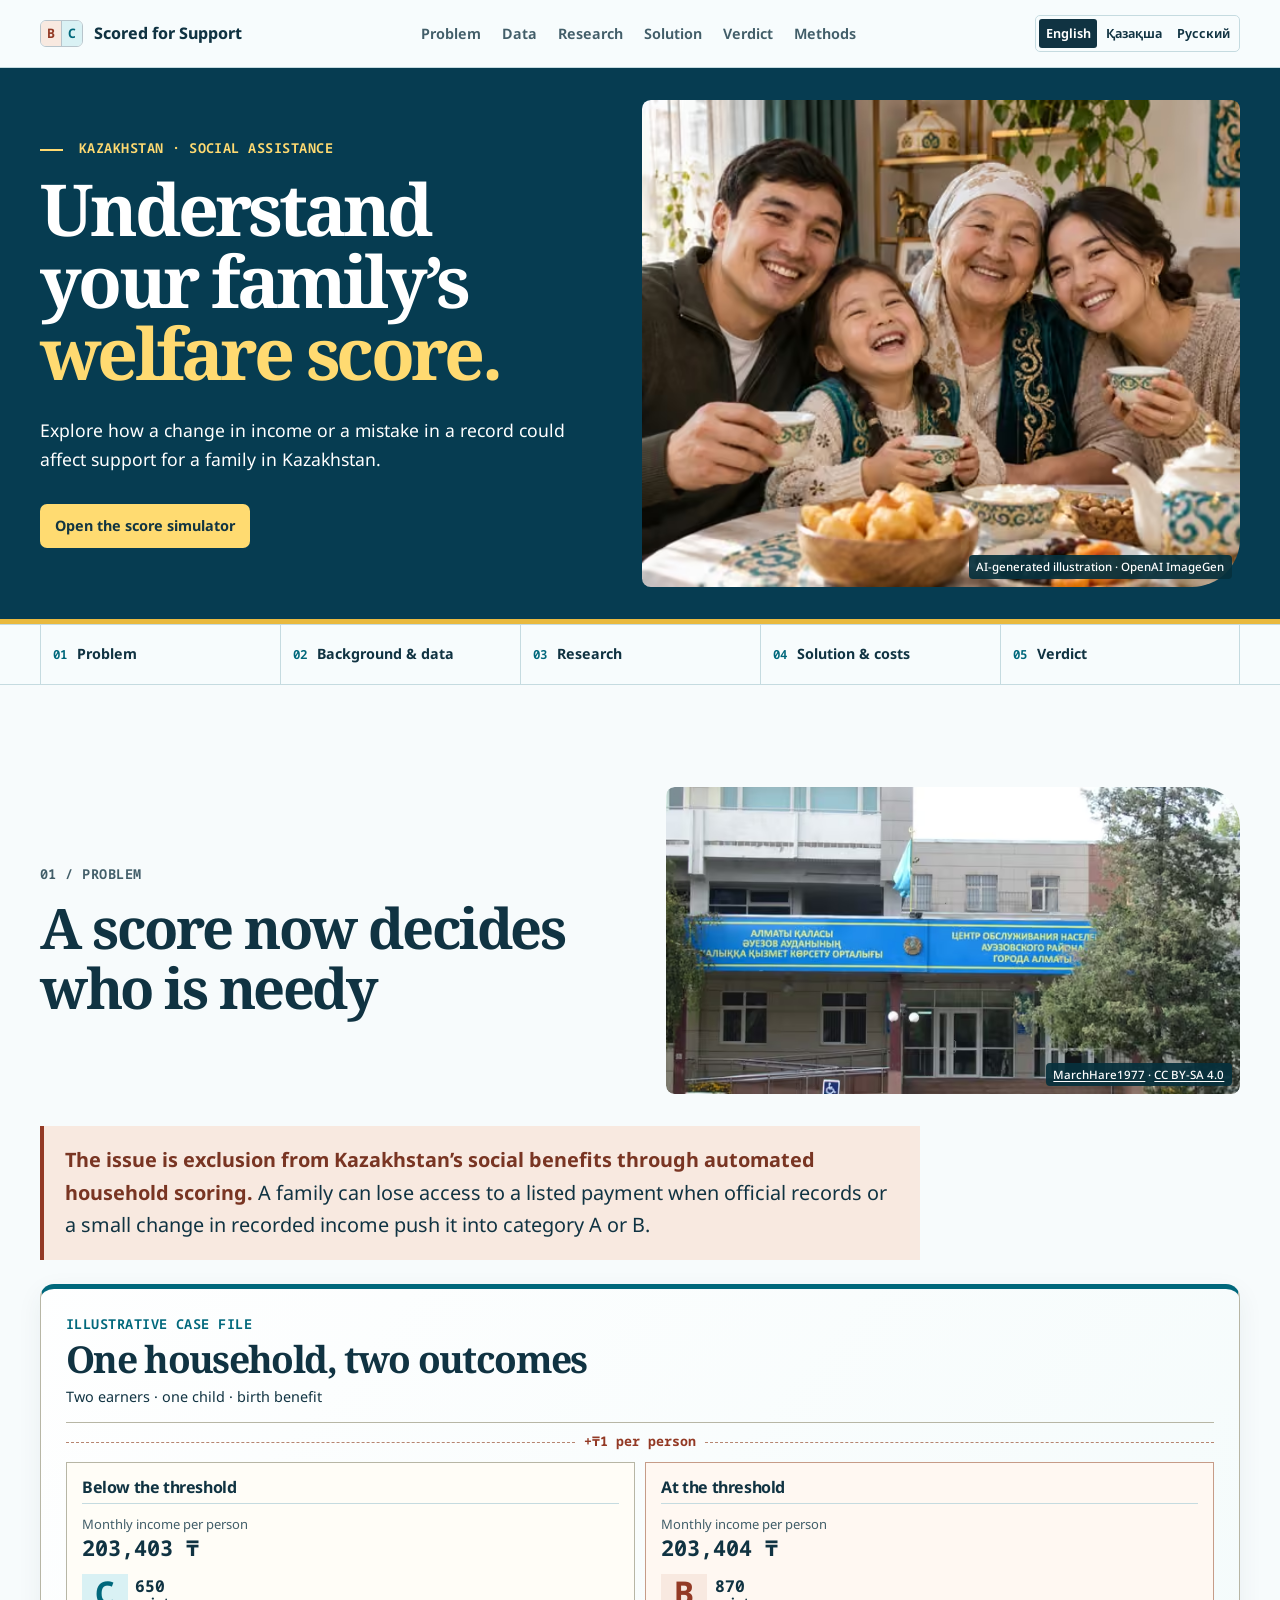
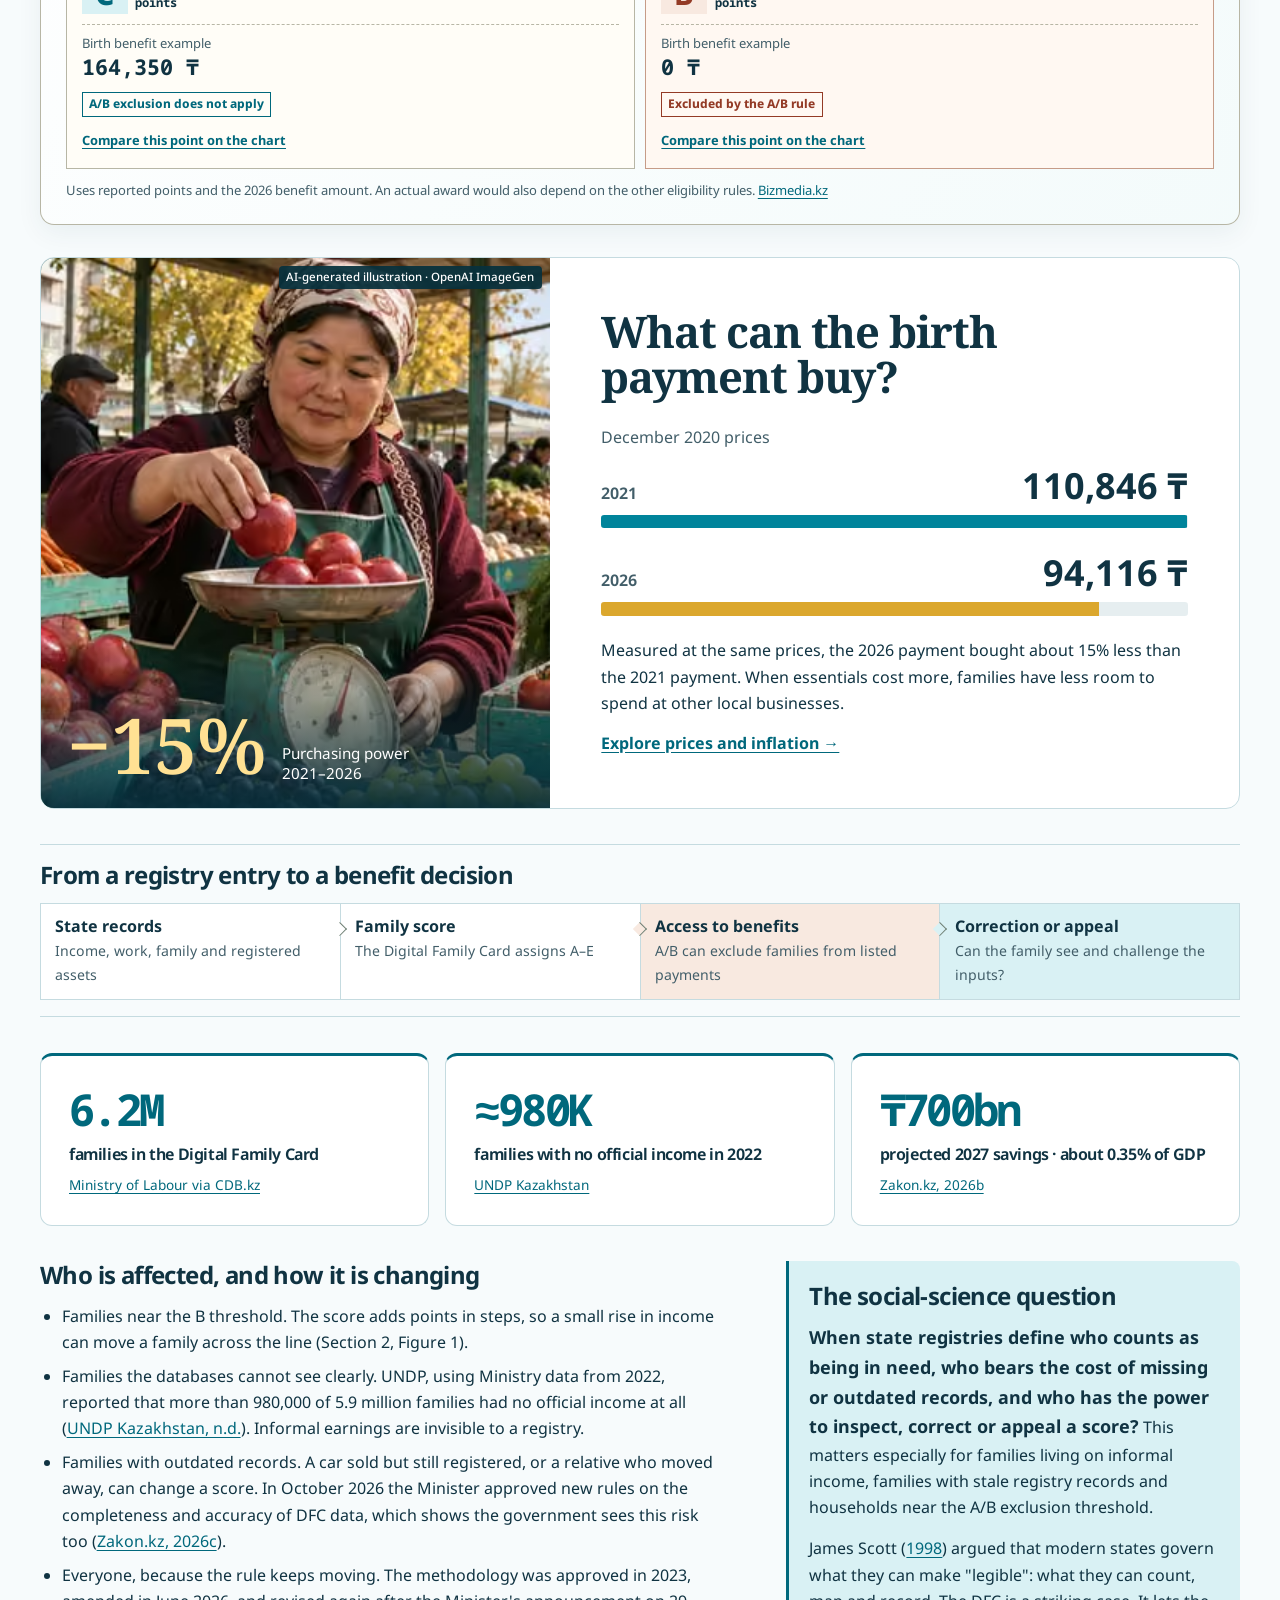
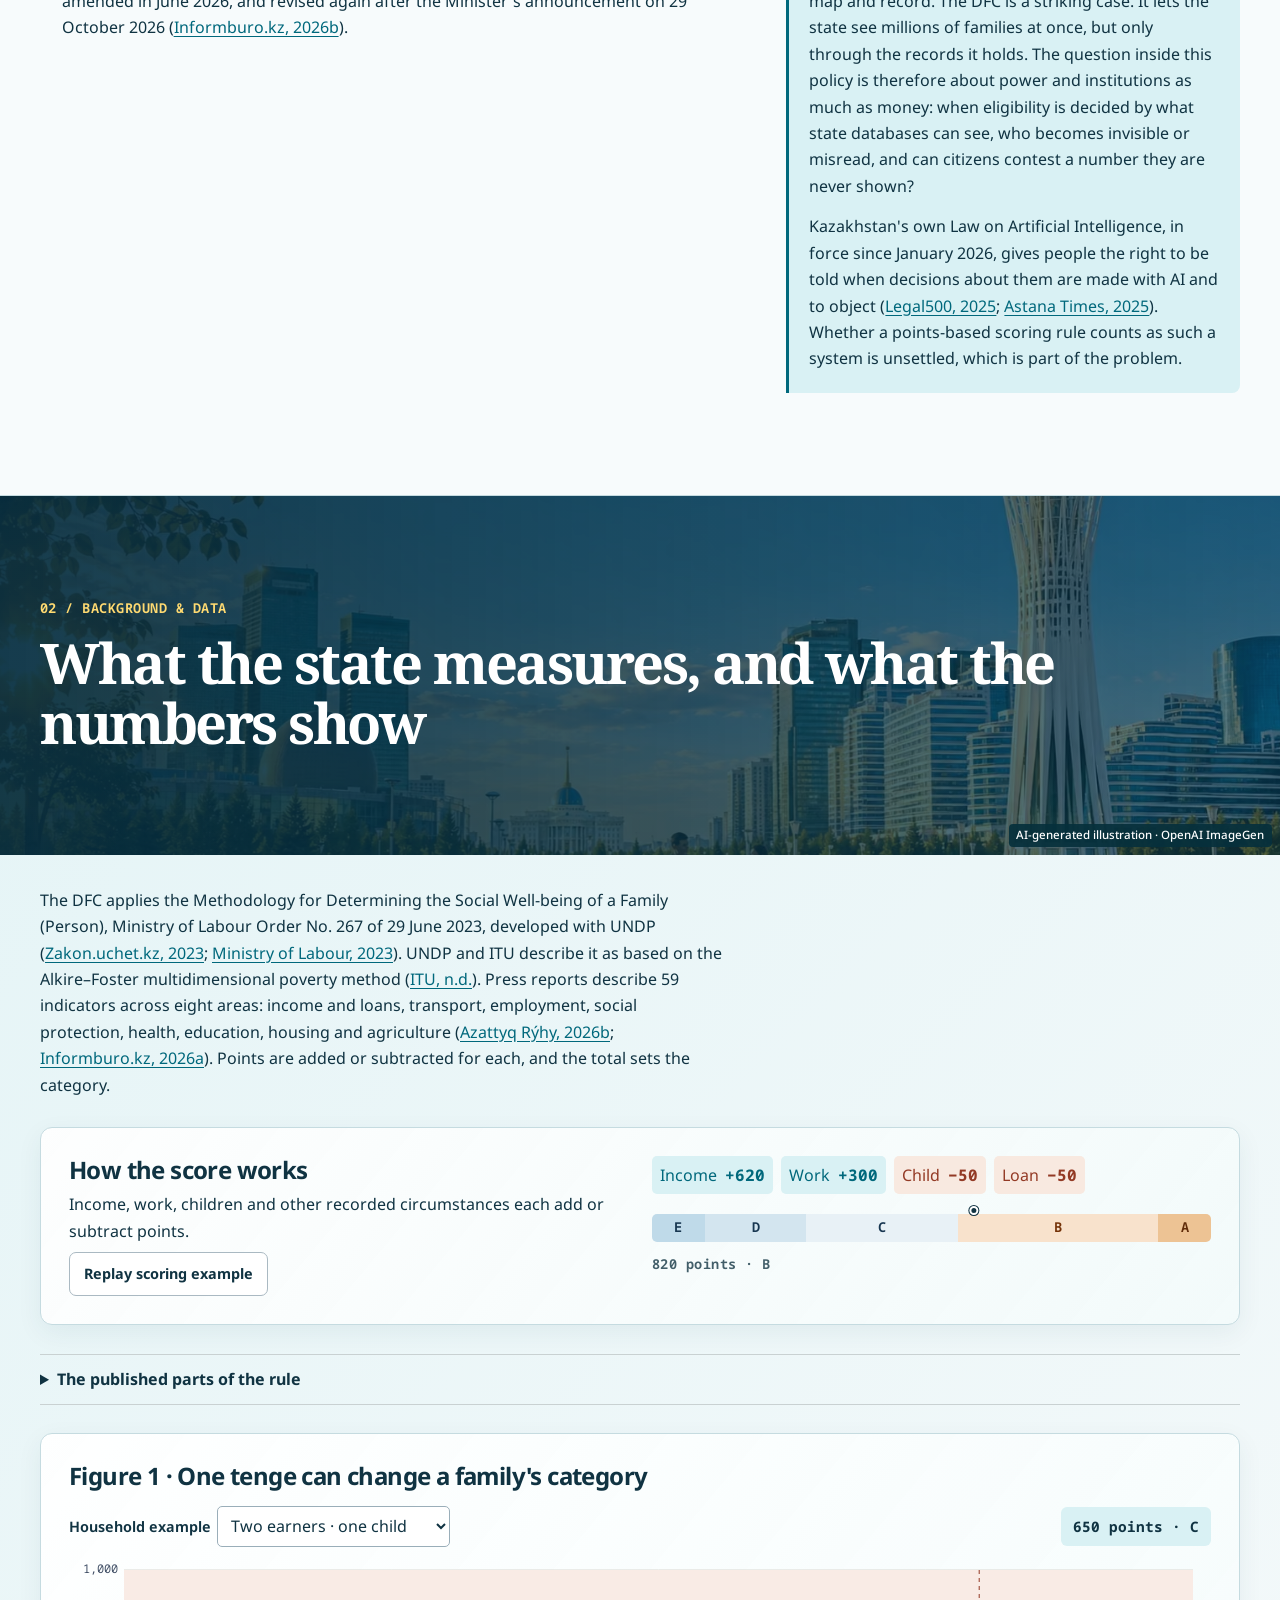
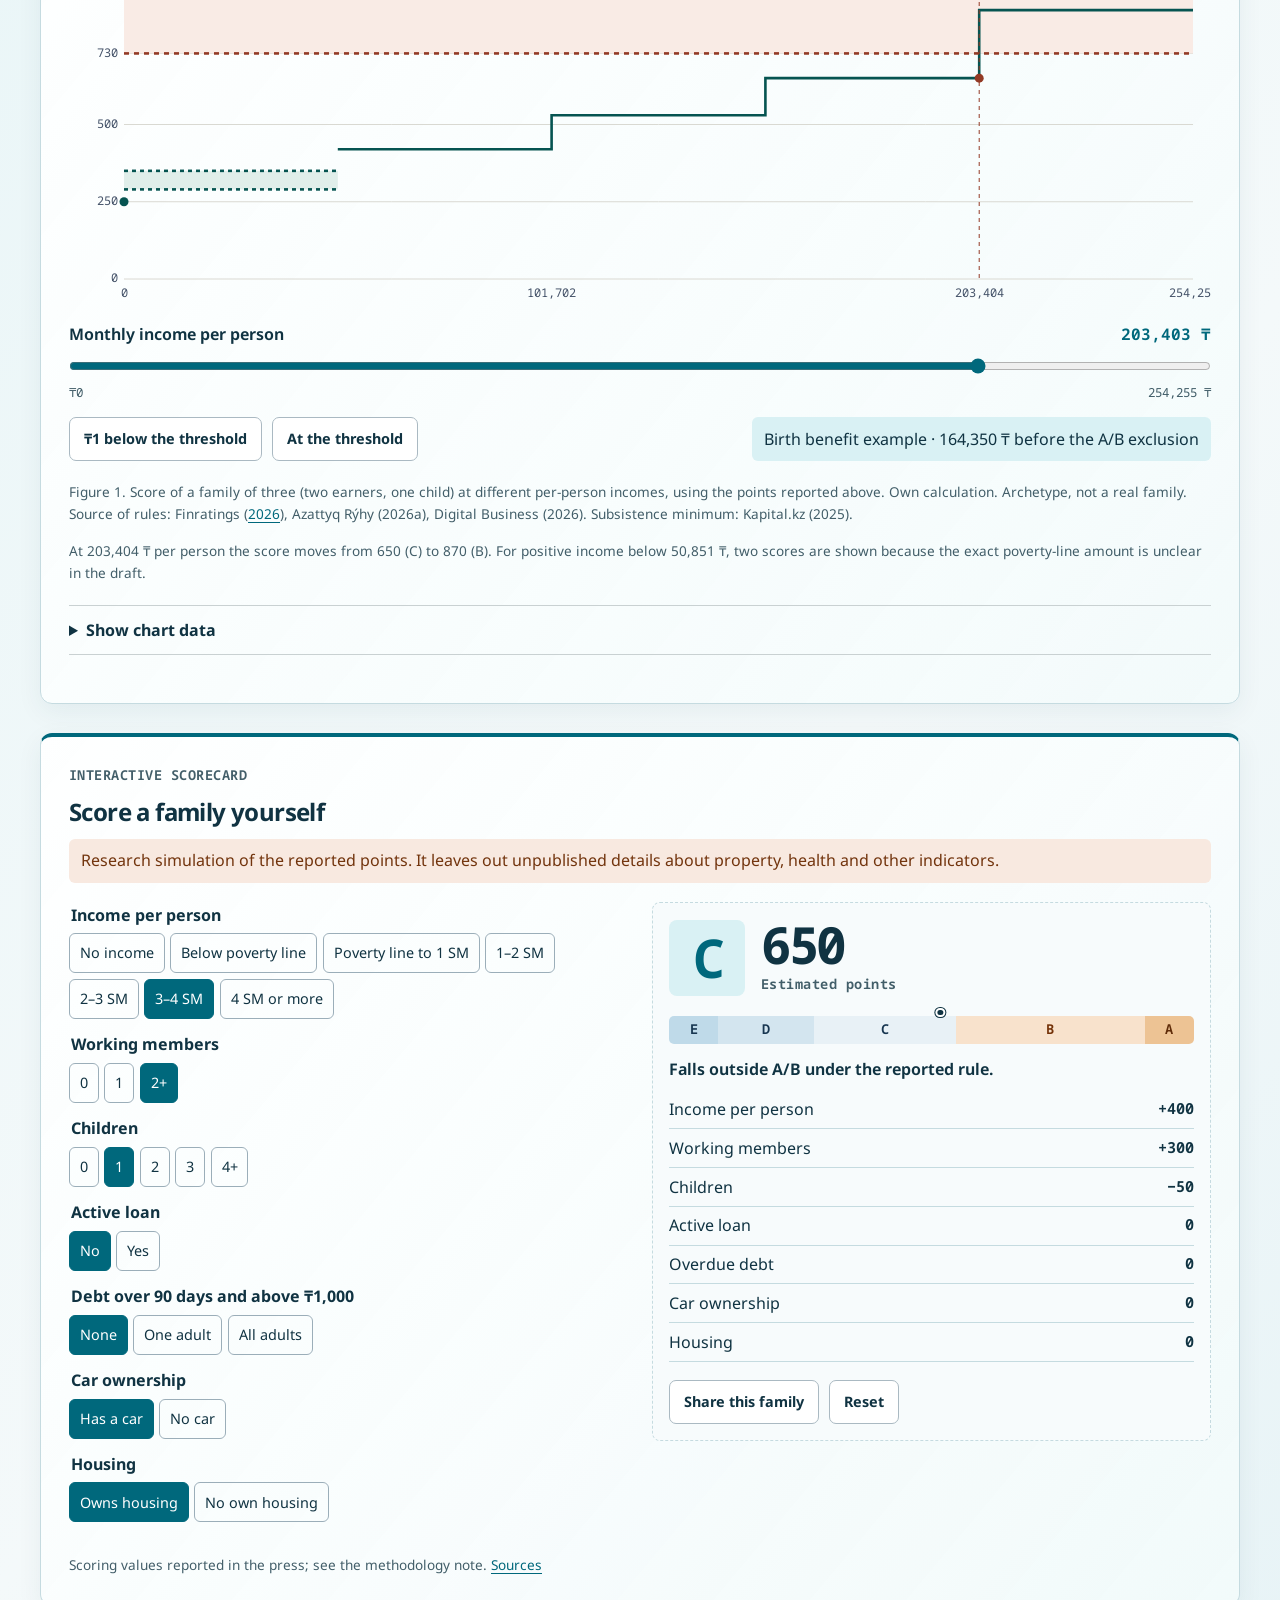
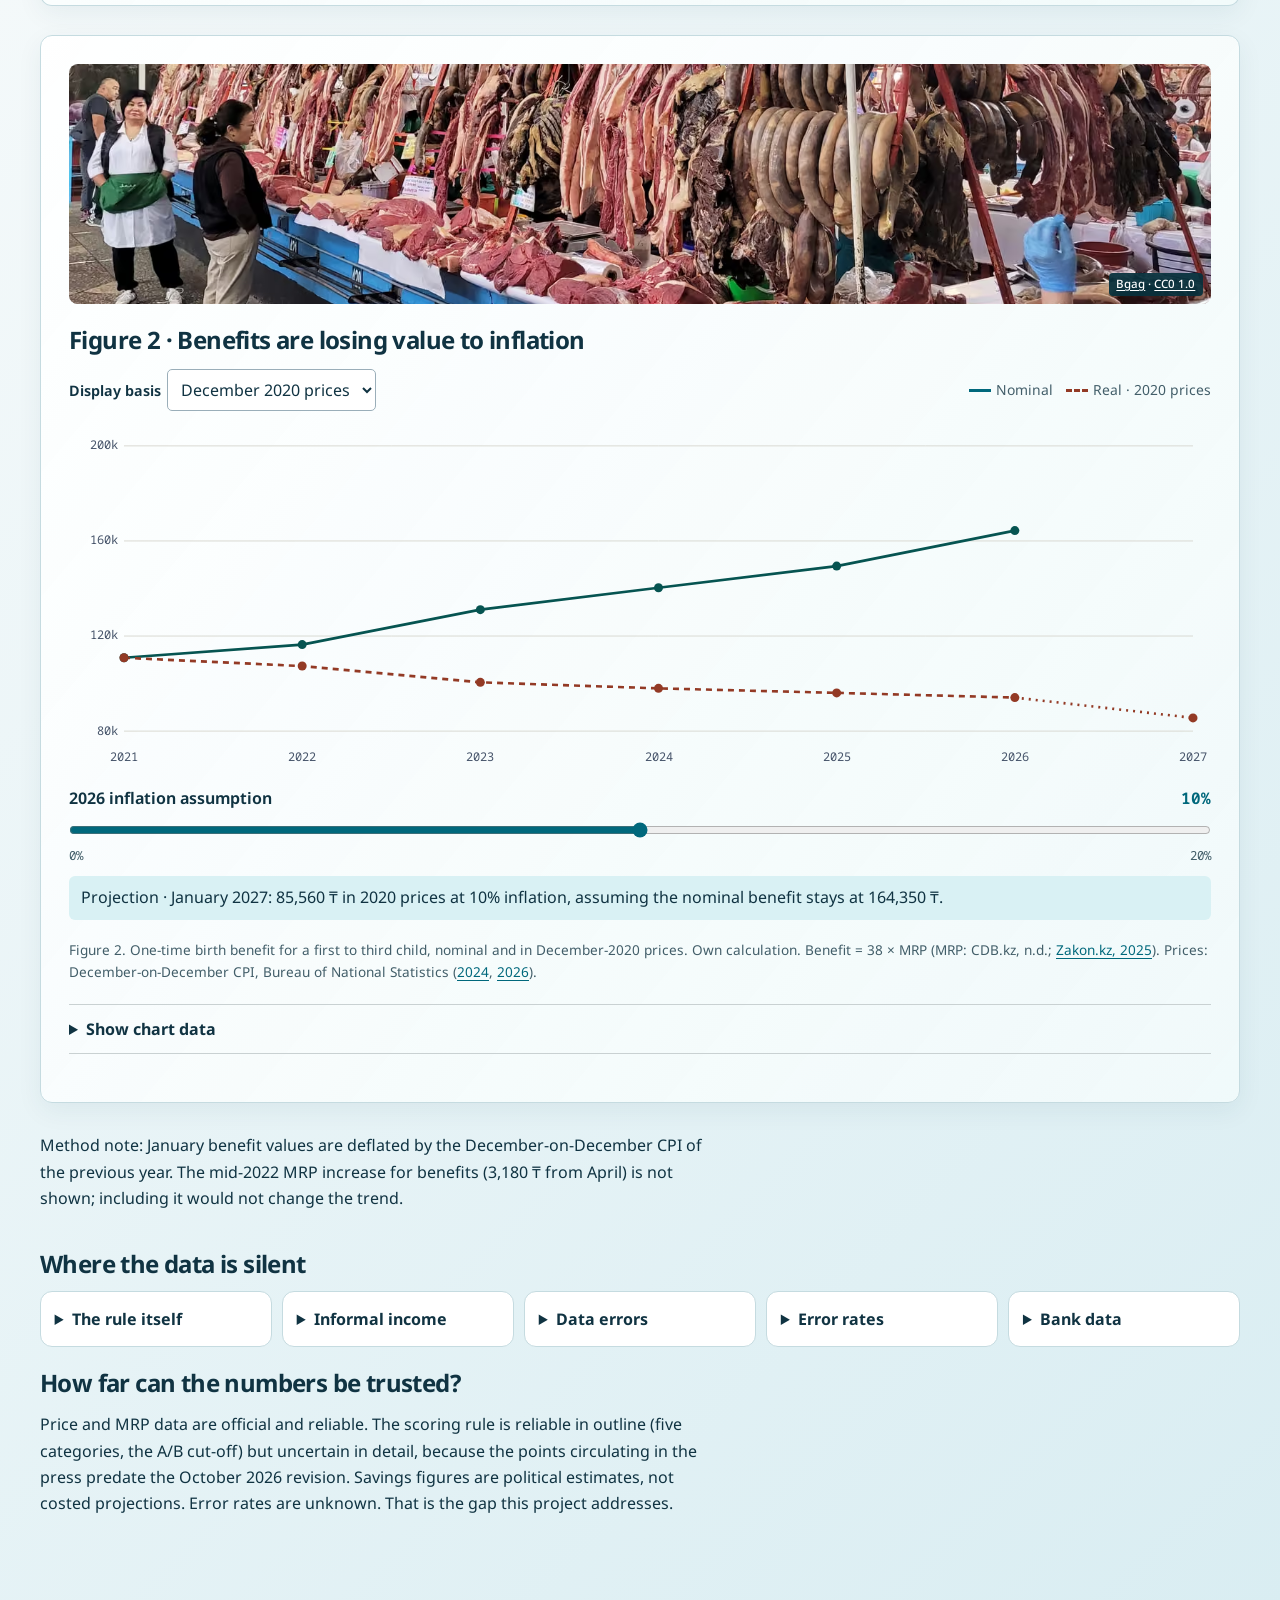
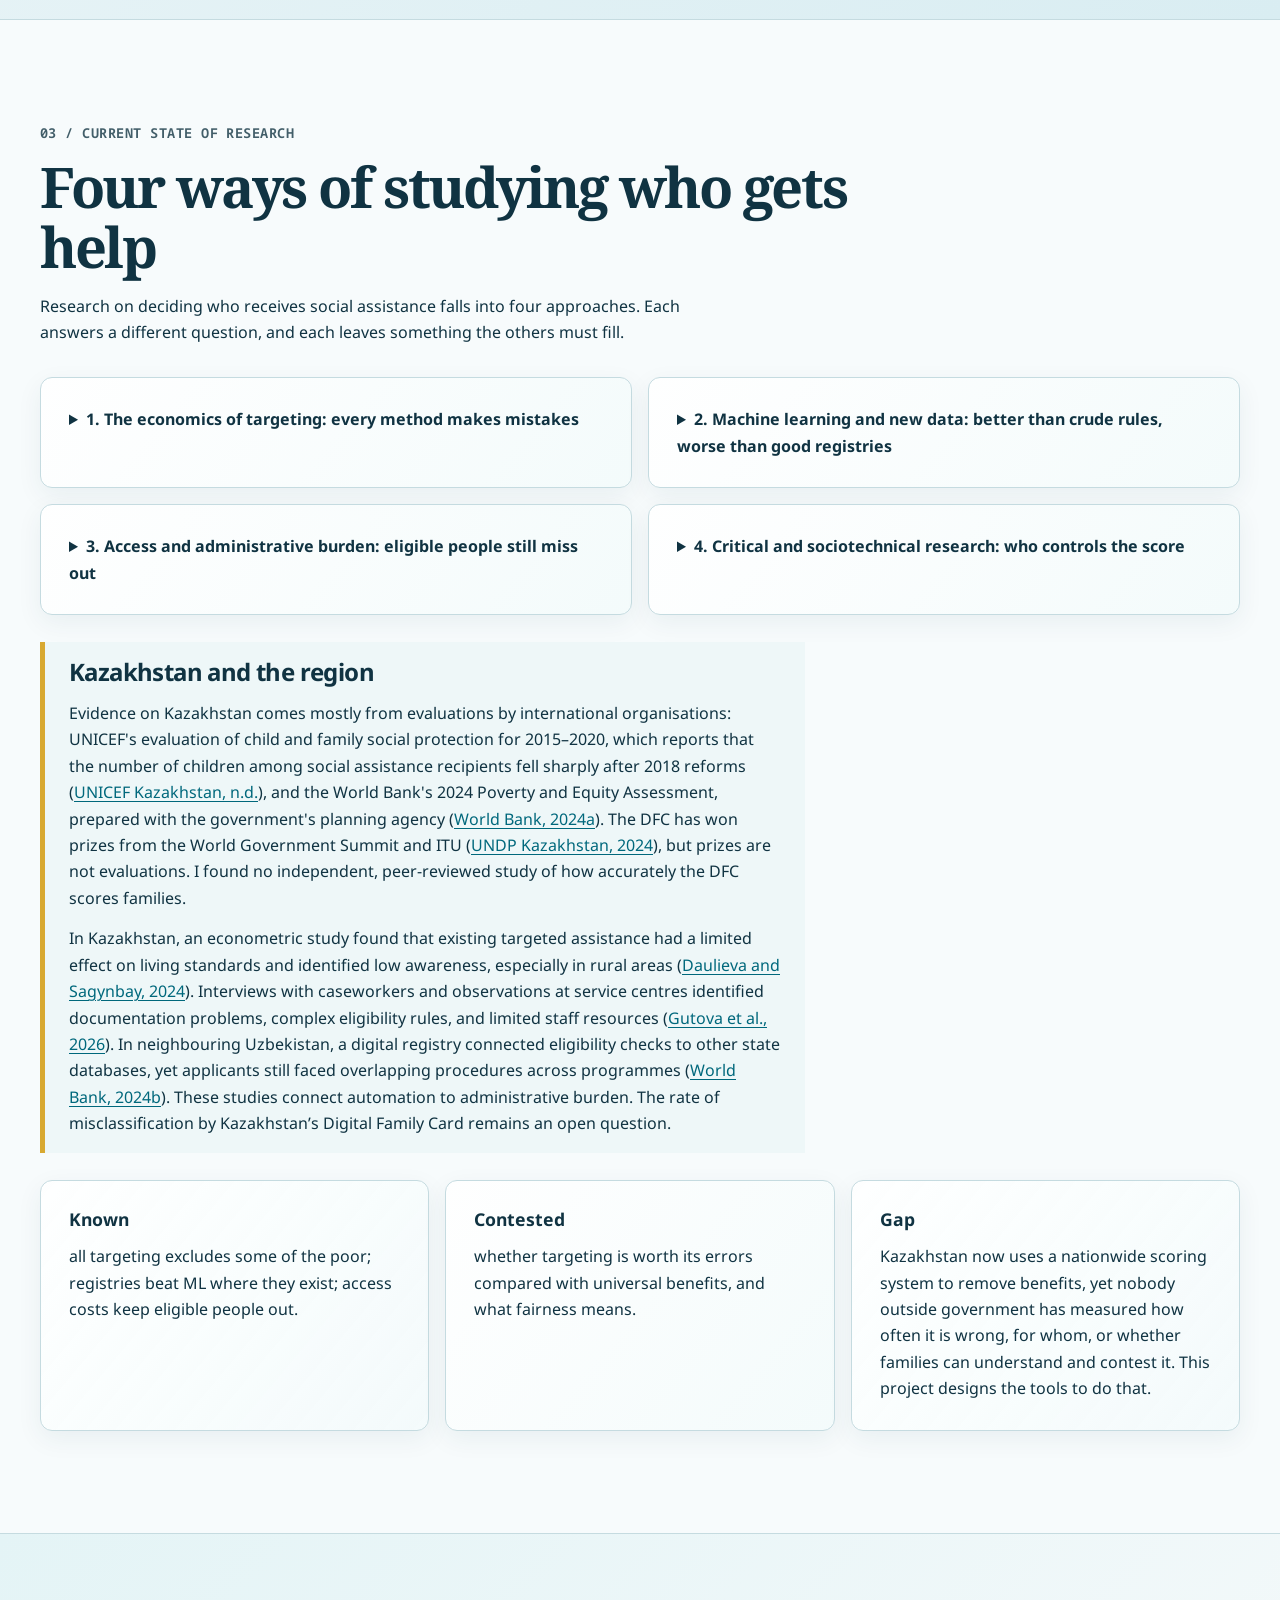
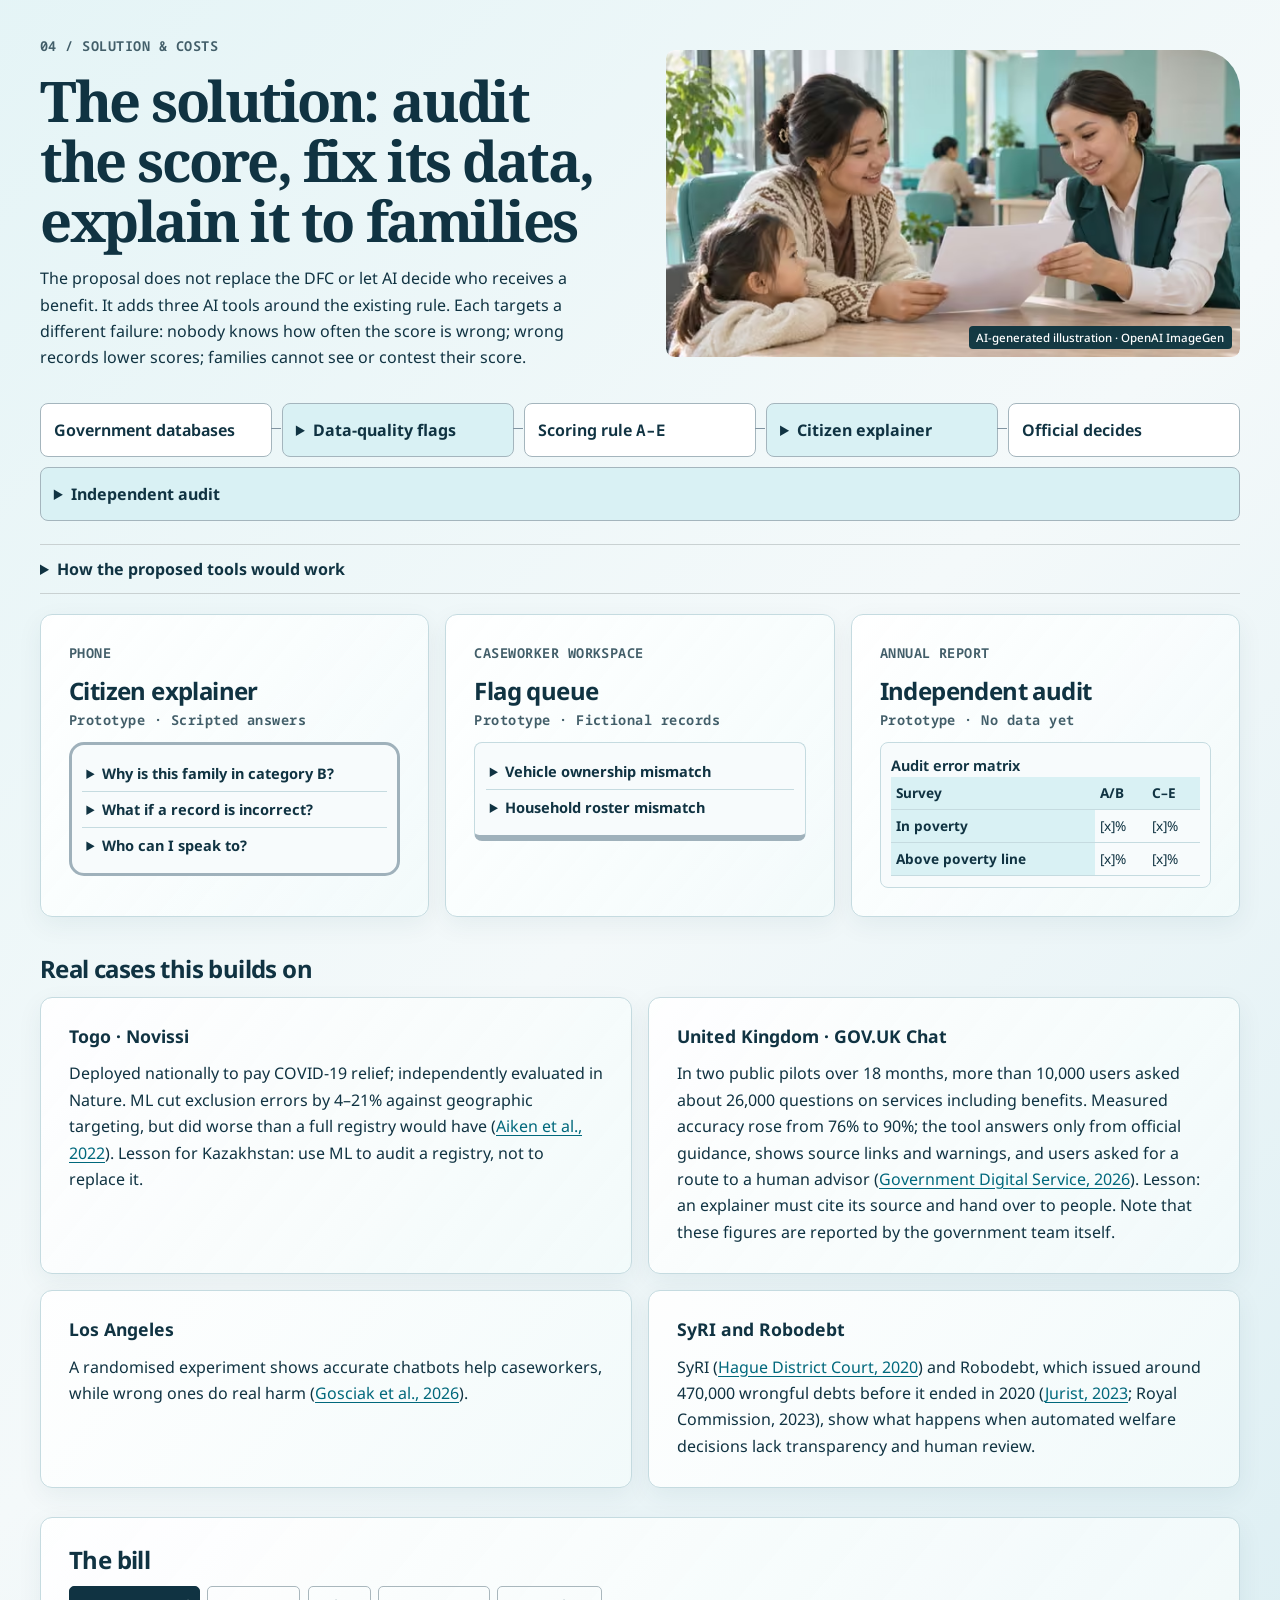
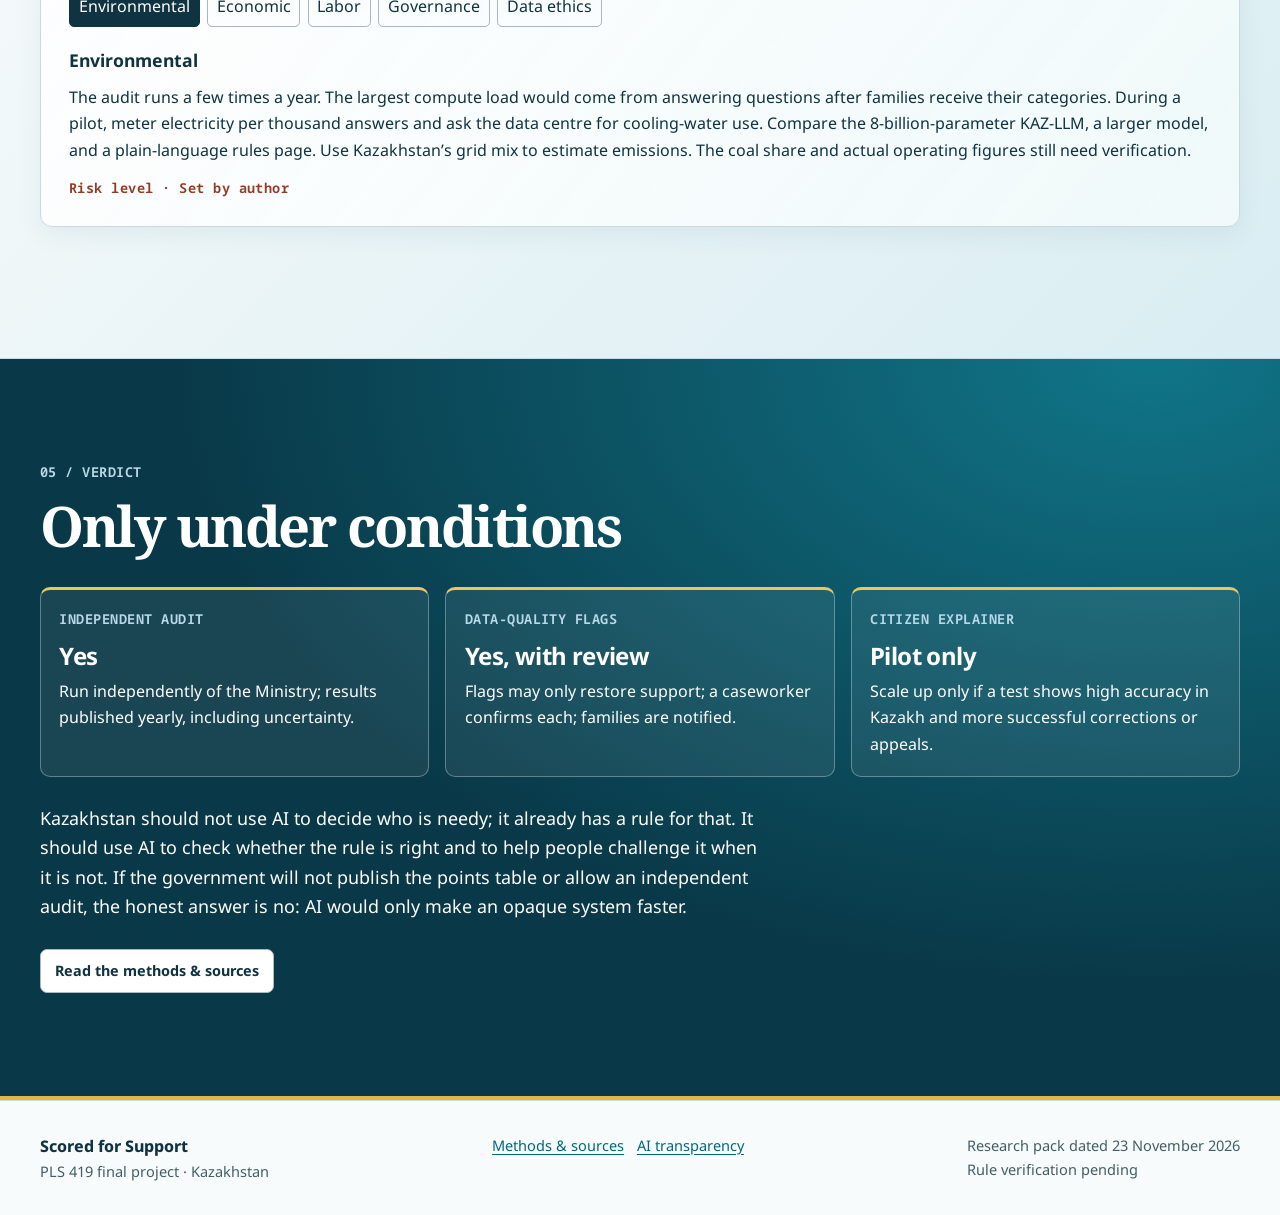
<file: docs/index.html>
<!doctype html>
<html lang="en">
<head>
  <meta charset="utf-8">
  <meta name="viewport" content="width=device-width, initial-scale=1">
  <meta name="description" content="An interactive research project on the Digital Family Card and welfare eligibility in Kazakhstan.">
  <title>Scored for Support</title>
  <link rel="stylesheet" href="./static/site.css">
<link rel="alternate" hreflang="en" href="./"><link rel="alternate" hreflang="kk" href="./kk/"><link rel="alternate" hreflang="ru" href="./ru/"></head>
<body data-page="home">
  <a class="skip-link" href="#main">Skip to main content</a>
  <header class="site-header">
    <div class="shell header-row">
      <a class="brand" href="./"><span class="brand-mark" aria-hidden="true"><b>B</b><b>C</b></span> Scored for Support</a>
      <button class="menu-button" type="button" aria-controls="site-nav" aria-expanded="false">Menu</button>
      <nav id="site-nav" aria-label="Main navigation">
        <a href="#problem">Problem</a>
        <a href="#data">Data</a>
        <a href="#research">Research</a>
        <a href="#solution">Solution</a>
        <a href="#verdict">Verdict</a>
        <a href="./methods/" >Methods</a>
      </nav>
      <nav class="language-switch" aria-label="Site language">
        <a data-language-link href="./" lang="en" hreflang="en" aria-current="page">English</a>
        <a data-language-link href="./kk/" lang="kk" hreflang="kk" >Қазақша</a>
        <a data-language-link href="./ru/" lang="ru" hreflang="ru" >Русский</a>
      </nav>
    </div>
    <div class="progress-track" aria-hidden="true"><div id="reading-progress"></div></div>
  </header>
  <main id="main" tabindex="-1"><section class="hero">
  <div class="shell hero-grid">
    <div>
      <p class="eyebrow"><span></span> Kazakhstan · Social assistance</p>
      <h1>Understand your family’s <em>welfare score.</em></h1>
      <div class="hero-copy">Explore how a change in income or a mistake in a record could affect support for a family in Kazakhstan.</div>
      <div class="actions"><a class="button primary" href="#simulator">Open the score simulator</a></div>
    </div>
      <figure class="site-photo hero-image">
    <picture>
      <source type="image/avif" sizes="(max-width: 850px) 100vw, 50vw" srcset="./static/img/family-640.avif 640w, ./static/img/family-1024.avif 1024w, ./static/img/family-1600.avif 1600w">
      <source type="image/webp" sizes="(max-width: 850px) 100vw, 50vw" srcset="./static/img/family-640.webp 640w, ./static/img/family-1024.webp 1024w, ./static/img/family-1600.webp 1600w">
      <img src="./static/img/family-1024.jpg" sizes="(max-width: 850px) 100vw, 50vw" srcset="./static/img/family-640.jpg 640w, ./static/img/family-1024.jpg 1024w, ./static/img/family-1600.jpg 1600w" width="1280" height="853" alt="Three generations of a family sharing tea at home." class="family-photo" fetchpriority="high">
    </picture>
    <figcaption>AI-generated illustration · OpenAI ImageGen</figcaption>
  </figure>


  </div>

</section>
<div class="arc"><nav class="shell arc-links" aria-label="Research sections">
<a class="arc-link" href="#problem"><span>01</span>Problem</a><a class="arc-link" href="#data"><span>02</span>Background &amp; data</a><a class="arc-link" href="#research"><span>03</span>Research</a><a class="arc-link" href="#solution"><span>04</span>Solution &amp; costs</a><a class="arc-link" href="#verdict"><span>05</span>Verdict</a></nav></div>

<section class="chapter shell" id="problem">
  <header class="chapter-heading service-intro"><div><p class="eyebrow">01 / Problem</p><h2>A score now decides who is needy</h2></div>  <figure class="site-photo ">
    <picture>
      <source type="image/avif" sizes="(max-width: 760px) 100vw, 50vw" srcset="./static/img/centre-640.avif 640w, ./static/img/centre-1024.avif 1024w, ./static/img/centre-1600.avif 1600w">
      <source type="image/webp" sizes="(max-width: 760px) 100vw, 50vw" srcset="./static/img/centre-640.webp 640w, ./static/img/centre-1024.webp 1024w, ./static/img/centre-1600.webp 1600w">
      <img src="./static/img/centre-1024.jpg" sizes="(max-width: 760px) 100vw, 50vw" srcset="./static/img/centre-640.jpg 640w, ./static/img/centre-1024.jpg 1024w, ./static/img/centre-1600.jpg 1600w" width="1600" height="1200" alt="Public Service Centre in the Auezov district of Almaty, photographed in 2014." loading="lazy">
    </picture>
    <figcaption><a href="https://commons.wikimedia.org/wiki/File:%D0%A6%D0%9E%D0%9D%D0%90%D1%83%D1%8D%D0%B7%D0%BE%D0%B2%D1%81%D0%BA%D0%B8%D0%B9%D0%A0%D0%B0%D0%B9%D0%BE%D0%BD%D0%A3%D0%BB%D0%B8%D1%86%D0%B0%D0%94%D0%B6%D0%B0%D0%BD%D0%B4%D0%BE%D1%81%D0%BE%D0%B2%D0%B0%D0%90%D0%BB%D0%BC%D0%B0%D0%90%D1%82%D0%B0%D0%9A%D0%B0%D0%B7%D0%B0%D1%85%D1%81%D1%82%D0%B0%D0%BD%D0%9E%D0%BA%D1%82%D1%8F%D0%B1%D1%80%D1%8C2014.JPG">MarchHare1977</a> · <a href="https://creativecommons.org/licenses/by-sa/4.0/">CC BY-SA 4.0</a></figcaption>
  </figure>
</header>
  <div class="issue-lead prose"><p><strong>The issue is exclusion from Kazakhstan’s social benefits through automated household scoring.</strong> A family can lose access to a listed payment when official records or a small change in recorded income push it into category A or B.</p></div>
  <div class="citizen-grid">
    <aside class="case-file" aria-labelledby="sample-title">
      <header class="file-header">
        <p class="eyebrow">Illustrative case file</p>
        <h2 id="sample-title">One household, two outcomes</h2>
        <p>Two earners · one child · birth benefit</p>
      </header>
      <div class="case-comparison">
        <article class="case-slip below">
          <h3>Below the threshold</h3>
          <dl>
            <div><dt>Monthly income per person</dt><dd class="file-income">203,403 ₸</dd></div>
            <div class="file-score"><dt class="file-category">C</dt><dd>650 <span>points</span></dd></div>
            <div class="file-outcome"><dt>Birth benefit example</dt><dd>164,350 ₸</dd></div>
          </dl>
          <p class="file-stamp">A/B exclusion does not apply</p>
          <a class="text-link" href="#cliff" data-income-point="below">Compare this point on the chart</a>
        </article>
<p class="case-delta">+₸1 per person</p>        <article class="case-slip at">
          <h3>At the threshold</h3>
          <dl>
            <div><dt>Monthly income per person</dt><dd class="file-income">203,404 ₸</dd></div>
            <div class="file-score"><dt class="file-category">B</dt><dd>870 <span>points</span></dd></div>
            <div class="file-outcome"><dt>Birth benefit example</dt><dd>0 ₸</dd></div>
          </dl>
          <p class="file-stamp">Excluded by the A/B rule</p>
          <a class="text-link" href="#cliff" data-income-point="at">Compare this point on the chart</a>
        </article>
      </div>
      <p class="file-note">Uses reported points and the 2026 benefit amount. An actual award would also depend on the other eligibility rules. <a href="./methods/#bizmedia-kz-2026">Bizmedia.kz</a></p>
    </aside>
  </div>
  <figure class="economy-card" aria-labelledby="buying-title">
    <div class="market-scene">
        <figure class="site-photo market-image">
    <picture>
      <source type="image/avif" sizes="(max-width: 800px) 100vw, 45vw" srcset="./static/img/market-640.avif 640w, ./static/img/market-1024.avif 1024w, ./static/img/market-1600.avif 1600w">
      <source type="image/webp" sizes="(max-width: 800px) 100vw, 45vw" srcset="./static/img/market-640.webp 640w, ./static/img/market-1024.webp 1024w, ./static/img/market-1600.webp 1600w">
      <img src="./static/img/market-1024.jpg" sizes="(max-width: 800px) 100vw, 45vw" srcset="./static/img/market-640.jpg 640w, ./static/img/market-1024.jpg 1024w, ./static/img/market-1600.jpg 1600w" width="1250" height="703" alt="A vendor weighs apples at a produce stall." loading="lazy">
    </picture>
    <figcaption>AI-generated illustration · OpenAI ImageGen</figcaption>
  </figure>

      <div class="market-overlay"><strong>−15%</strong><span>Purchasing power<br>2021–2026</span></div>
    </div>
    <div class="economy-body">
      <h3 id="buying-title">What can the birth payment buy?</h3>
      <p class="unit">December 2020 prices</p>
      <div class="buying-row">
        <div class="amount-line"><span>2021</span><strong>110,846 ₸</strong></div>
        <div class="bar-track" aria-hidden="true"><i style="width:100.0%"></i></div>
      </div>
      <div class="buying-row">
        <div class="amount-line"><span>2026</span><strong>94,116 ₸</strong></div>
        <div class="bar-track" aria-hidden="true"><i style="width:84.90698807354347%"></i></div>
      </div>
      <p>Measured at the same prices, the 2026 payment bought about 15% less than the 2021 payment. When essentials cost more, families have less room to spend at other local businesses.</p>
      <a href="#inflation">Explore prices and inflation →</a>
    </div>
  </figure>
  <section class="decision-flow" aria-labelledby="chain-title">
    <h3 id="chain-title">From a registry entry to a benefit decision</h3>
    <ol>
      <li><h4>State records</h4><p>Income, work, family and registered assets</p></li>
      <li><h4>Family score</h4><p>The Digital Family Card assigns A–E</p></li>
      <li><h4>Access to benefits</h4><p>A/B can exclude families from listed payments</p></li>
      <li><h4>Correction or appeal</h4><p>Can the family see and challenge the inputs?</p></li>
    </ol>
  </section>
  <div class="stat-grid">    <article class="stat"><div>6.2M</div><h3>families in the Digital Family Card</h3><p><a href="./methods/#cdb-kz-2026">Ministry of Labour via CDB.kz</a></p></article>
    <article class="stat"><div>≈980K</div><h3>families with no official income in 2022</h3><p><a href="./methods/#undp-kazakhstan-n-d">UNDP Kazakhstan</a></p></article>
    <article class="stat"><div>₸700bn</div><h3>projected 2027 savings · about 0.35% of GDP</h3><p><a href="./methods/#zakon-kz-2026b">Zakon.kz, 2026b</a></p></article>
</div>
  <div class="split-content"><div class="prose"><h3>Who is affected, and how it is changing</h3>
<ul><li>Families near the B threshold. The score adds points in steps, so a small rise in income can move a family across the line (Section 2, Figure 1).</li><li>Families the databases cannot see clearly. UNDP, using Ministry data from 2022, reported that more than 980,000 of 5.9 million families had no official income at all (<a class="citation" href="./methods/#undp-kazakhstan-n-d">UNDP Kazakhstan, n.d.</a>). Informal earnings are invisible to a registry.</li><li>Families with outdated records. A car sold but still registered, or a relative who moved away, can change a score. In October 2026 the Minister approved new rules on the completeness and accuracy of DFC data, which shows the government sees this risk too (<a class="citation" href="./methods/#zakon-kz-2026c">Zakon.kz, 2026c</a>).</li><li>Everyone, because the rule keeps moving. The methodology was approved in 2023, amended in June 2026, and revised again after the Minister's announcement on 29 October 2026 (<a class="citation" href="./methods/#informburo-kz-2026b">Informburo.kz, 2026b</a>).</li></ul></div>
    <aside class="question prose"><h3>The social-science question</h3>
<p><strong>When state registries define who counts as being in need, who bears the cost of missing or outdated records, and who has the power to inspect, correct or appeal a score?</strong> This matters especially for families living on informal income, families with stale registry records and households near the A/B exclusion threshold.</p>
<p>James Scott (<a class="citation" href="./methods/#scott-1998">1998</a>) argued that modern states govern what they can make "legible": what they can count, map and record. The DFC is a striking case. It lets the state see millions of families at once, but only through the records it holds. The question inside this policy is therefore about power and institutions as much as money: when eligibility is decided by what state databases can see, who becomes invisible or misread, and can citizens contest a number they are never shown?</p>
<p>Kazakhstan's own Law on Artificial Intelligence, in force since January 2026, gives people the right to be told when decisions about them are made with AI and to object (<a class="citation" href="./methods/#legal500-2025">Legal500, 2025</a>; <a class="citation" href="./methods/#astana-times-2025">Astana Times, 2025</a>). Whether a points-based scoring rule counts as such a system is unsettled, which is part of the problem.</p></aside></div>
</section>

<section class="chapter data-section" id="data"><div class="data-opener">  <figure class="site-photo skyline">
    <picture>
      <source type="image/avif" sizes="100vw" srcset="./static/img/astana-640.avif 640w, ./static/img/astana-1024.avif 1024w, ./static/img/astana-1600.avif 1600w">
      <source type="image/webp" sizes="100vw" srcset="./static/img/astana-640.webp 640w, ./static/img/astana-1024.webp 1024w, ./static/img/astana-1600.webp 1600w">
      <img src="./static/img/astana-1024.jpg" sizes="100vw" srcset="./static/img/astana-640.jpg 640w, ./static/img/astana-1024.jpg 1024w, ./static/img/astana-1600.jpg 1600w" width="1536" height="1024" alt="An illustrated view of Astana’s skyline and the Baiterek monument." loading="lazy">
    </picture>
    <figcaption>AI-generated illustration · OpenAI ImageGen</figcaption>
  </figure>

  <header class="chapter-heading shell"><p class="eyebrow">02 / Background &amp; data</p><h2>What the state measures, and what the numbers show</h2></header></div><div class="shell">
  <div class="prose reading-width"><p>The DFC applies the Methodology for Determining the Social Well-being of a Family (Person), Ministry of Labour Order No. 267 of 29 June 2023, developed with UNDP (<a class="citation" href="./methods/#zakon-uchet-kz-2023">Zakon.uchet.kz, 2023</a>; <a class="citation" href="./methods/#ministry-of-labour-and-social-protection-of-the-population-2023">Ministry of Labour, 2023</a>). UNDP and ITU describe it as based on the Alkire–Foster multidimensional poverty method (<a class="citation" href="./methods/#itu-n-d">ITU, n.d.</a>). Press reports describe 59 indicators across eight areas: income and loans, transport, employment, social protection, health, education, housing and agriculture (<a class="citation" href="./methods/#azattyq-ryhy-2026b">Azattyq Rýhy, 2026b</a>; <a class="citation" href="./methods/#informburo-kz-2026a">Informburo.kz, 2026a</a>). Points are added or subtracted for each, and the total sets the category.</p></div>
  <div class="panel score-demo">
    <div><h3>How the score works</h3><p>Income, work, children and other recorded circumstances each add or subtract points.</p>
      <button class="button secondary" type="button" id="replay-score">Replay scoring example</button></div>
    <div><div class="tokens" id="score-tokens"><span>Income <b>+620</b></span><span>Work <b>+300</b></span><span>Child <b>−50</b></span><span>Loan <b>−50</b></span></div><div class="score-scale" data-scale="demo" aria-label="Score categories from E to A">
  <div class="scale-bands" aria-hidden="true"><span>E</span><span>D</span><span>C</span><span>B</span><span>A</span></div>
  <div class="scale-marker" aria-hidden="true"></div>
</div>
<p class="meta" id="demo-result">820 points · B</p></div>
  </div>
  <details class="disclosure prose"><summary>The published parts of the rule</summary><p>Point values come from before the 29 October 2026 revision and may have changed. One outlet reported seven categories rather than five (<a class="citation" href="./methods/#azattyq-ryhy-2026a">Azattyq Rýhy, 2026a</a>); every other source says five.</p><a href="./methods/#score-rule">The published parts of the rule</a></details>

  <figure class="panel chart-card" id="cliff">
    <h3>Figure 1 · One tenge can change a family's category</h3>
    <div class="chart-toolbar">
      <div><label for="archetype">Household example</label><select id="archetype"><option value="reference">Two earners · one child</option><option value="noChildren">Two earners · no children</option><option value="oneEarner">One earner · one child</option></select></div>
      <output id="cliff-status" class="result-pill" aria-live="polite">650 points · C</output>
    </div>
    <canvas id="cliff-chart" aria-hidden="true"></canvas>
    <div class="range-control"><label for="chart-income">Monthly income per person <output id="chart-income-value" for="chart-income"></output></label><input id="chart-income" type="range">
    <div class="range-ends"><span>₸0</span><span id="income-max"></span></div></div>
    <div class="chart-toolbar"><div class="small-actions"><button type="button" id="below-cliff">₸1 below the threshold</button><button type="button" id="at-cliff">At the threshold</button></div><p id="benefit-status" class="benefit-status"></p></div>
    <figcaption class="prose"><p>Figure 1. Score of a family of three (two earners, one child) at different per-person incomes, using the points reported above. Own calculation. Archetype, not a real family. Source of rules: Finratings (<a class="citation" href="./methods/#finratings-kz-2026">2026</a>), Azattyq Rýhy (2026a), Digital Business (2026). Subsistence minimum: Kapital.kz (2025).</p><p id="cliff-summary"></p></figcaption>
    <details class="disclosure"><summary>Show chart data</summary><div class="table-wrap" id="cliff-table"></div></details>
  </figure>


  <section class="simulator panel" id="simulator" aria-labelledby="simulator-title">
    <header><p class="eyebrow">Interactive scorecard</p><h3 id="simulator-title">Score a family yourself</h3>
      <p class="notice">Research simulation of the reported points. It leaves out unpublished details about property, health and other indicators.</p></header>
    <noscript><p>The calculator and chart controls require JavaScript.</p></noscript>
    <div class="sim-grid">
      <form id="family-form">
        <fieldset class="choices"><legend>Income per person</legend><div>
  <label><input type="radio" name="income" value="0" ><span>No income</span></label>
  <label><input type="radio" name="income" value="1" ><span>Below poverty line</span></label>
  <label><input type="radio" name="income" value="2" ><span>Poverty line to 1 SM</span></label>
  <label><input type="radio" name="income" value="3" ><span>1–2 SM</span></label>
  <label><input type="radio" name="income" value="4" ><span>2–3 SM</span></label>
  <label><input type="radio" name="income" value="5" checked><span>3–4 SM</span></label>
  <label><input type="radio" name="income" value="6" ><span>4 SM or more</span></label>
</div></fieldset>

        <fieldset class="choices"><legend>Working members</legend><div>
  <label><input type="radio" name="workers" value="0" ><span>0</span></label>
  <label><input type="radio" name="workers" value="1" ><span>1</span></label>
  <label><input type="radio" name="workers" value="2+" checked><span>2+</span></label>
</div></fieldset>

        <fieldset class="choices"><legend>Children</legend><div>
  <label><input type="radio" name="children" value="0" ><span>0</span></label>
  <label><input type="radio" name="children" value="1" checked><span>1</span></label>
  <label><input type="radio" name="children" value="2" ><span>2</span></label>
  <label><input type="radio" name="children" value="3" ><span>3</span></label>
  <label><input type="radio" name="children" value="4+" ><span>4+</span></label>
</div></fieldset>

        <fieldset class="choices"><legend>Active loan</legend><div>
  <label><input type="radio" name="loan" value="0" checked><span>No</span></label>
  <label><input type="radio" name="loan" value="1" ><span>Yes</span></label>
</div></fieldset>

        <fieldset class="choices"><legend>Debt over 90 days and above ₸1,000</legend><div>
  <label><input type="radio" name="overdue" value="none" checked><span>None</span></label>
  <label><input type="radio" name="overdue" value="one" ><span>One adult</span></label>
  <label><input type="radio" name="overdue" value="all" ><span>All adults</span></label>
</div></fieldset>

        <fieldset class="choices"><legend>Car ownership</legend><div>
  <label><input type="radio" name="car" value="1" checked><span>Has a car</span></label>
  <label><input type="radio" name="car" value="0" ><span>No car</span></label>
</div></fieldset>

        <fieldset class="choices"><legend>Housing</legend><div>
  <label><input type="radio" name="housing" value="1" checked><span>Owns housing</span></label>
  <label><input type="radio" name="housing" value="0" ><span>No own housing</span></label>
</div></fieldset>

      </form>
      <div class="sim-result">
        <div class="hero-result" aria-live="polite" aria-atomic="true"><div class="category-tile cool" id="sim-category">C</div><div><div class="display-number" id="sim-score">650</div><span class="meta">Estimated points</span></div></div>
        <div class="score-scale" data-scale="sim" aria-label="Score categories from E to A">
  <div class="scale-bands" aria-hidden="true"><span>E</span><span>D</span><span>C</span><span>B</span><span>A</span></div>
  <div class="scale-marker" aria-hidden="true"></div>
</div>

        <p class="sim-meaning" id="sim-meaning"></p>
        <dl class="hero-points" id="sim-points"></dl>
        <div class="small-actions"><button class="button secondary" type="button" id="share-family">Share this family</button><button type="reset" form="family-form">Reset</button></div>
        <label for="share-url" id="share-label" hidden>Scenario link<input id="share-url" type="url" readonly></label>
        <p id="share-status" role="status"></p>
      </div>
    </div>
    <p class="source">Scoring values reported in the press; see the methodology note. <a href="./methods/#references">Sources</a></p>
  </section>

  <figure class="panel chart-card" id="inflation">
      <figure class="site-photo bazaar-image">
    <picture>
      <source type="image/avif" sizes="(max-width: 1200px) 100vw, 1200px" srcset="./static/img/bazaar-640.avif 640w, ./static/img/bazaar-1024.avif 1024w, ./static/img/bazaar-1600.avif 1600w">
      <source type="image/webp" sizes="(max-width: 1200px) 100vw, 1200px" srcset="./static/img/bazaar-640.webp 640w, ./static/img/bazaar-1024.webp 1024w, ./static/img/bazaar-1600.webp 1600w">
      <img src="./static/img/bazaar-1024.jpg" sizes="(max-width: 1200px) 100vw, 1200px" srcset="./static/img/bazaar-640.jpg 640w, ./static/img/bazaar-1024.jpg 1024w, ./static/img/bazaar-1600.jpg 1600w" width="3865" height="2268" alt="Meat stalls in Almaty’s Green Market." loading="lazy">
    </picture>
    <figcaption><a href="https://commons.wikimedia.org/wiki/File:Green_Market,_Almaty.jpg">Bgag</a> · <a href="https://creativecommons.org/publicdomain/zero/1.0/">CC0 1.0</a></figcaption>
  </figure>

    <h3>Figure 2 · Benefits are losing value to inflation</h3>
    <div class="chart-toolbar"><div><label for="price-view">Display basis</label><select id="price-view"><option value="2020">December 2020 prices</option><option value="2026">January 2026 prices</option></select></div>
    <div class="chart-key"><span class="nominal-key">Nominal</span><span class="real-key" id="real-key">Real · 2020 prices</span></div></div>
    <canvas id="benefit-chart" aria-hidden="true"></canvas>
    <div class="range-control"><label for="inflation-rate">2026 inflation assumption <output id="inflation-value" for="inflation-rate">10%</output></label><input type="range" id="inflation-rate" min="0" max="20" value="10"><div class="range-ends"><span>0%</span><span>20%</span></div></div>
    <p class="benefit-status" id="projection" aria-live="polite"></p>
    <figcaption class="prose"><p>Figure 2. One-time birth benefit for a first to third child, nominal and in December-2020 prices. Own calculation. Benefit = 38 × MRP (MRP: CDB.kz, n.d.; <a class="citation" href="./methods/#zakon-kz-2025">Zakon.kz, 2025</a>). Prices: December-on-December CPI, Bureau of National Statistics (<a class="citation" href="./methods/#bureau-of-national-statistics-of-kazakhstan-2024">2024</a>, <a class="citation" href="./methods/#bureau-of-national-statistics-of-kazakhstan-2026">2026</a>).</p></figcaption>
    <details class="disclosure"><summary>Show chart data</summary><div class="table-wrap" id="benefit-table"></div></details>
  </figure>
  <div class="prose reading-width"><p>Method note: January benefit values are deflated by the December-on-December CPI of the previous year. The mid-2022 MRP increase for benefits (3,180 ₸ from April) is not shown; including it would not change the trend.</p></div>
  <h3 class="feature-heading">Where the data is silent</h3>
  <div class="gap-grid">    <details class="gap-card"><summary>The rule itself</summary><div class="prose">Sources disagree on basic facts: 30 or more than 120 source databases (<a class="citation" href="./methods/#kapital-kz-2026">Kapital.kz, 2026</a>; <a class="citation" href="./methods/#itu-2025">ITU, 2025</a>); 59, 80 or more than 100 indicators (<a class="citation" href="./methods/#azattyq-ryhy-2026b">Azattyq Rýhy, 2026b</a>; <a class="citation" href="./methods/#undp-kazakhstan-n-d">UNDP Kazakhstan, n.d.</a>; <a class="citation" href="./methods/#itu-n-d">ITU, n.d.</a>); 10, 14 or 39 benefits; five or seven categories. A citizen cannot easily find the full, current points table.</div></details>
    <details class="gap-card"><summary>Informal income</summary><div class="prose">Families paid in cash, or working abroad, look poorer or richer than they are depending on what the registries record.</div></details>
    <details class="gap-card"><summary>Data errors</summary><div class="prose">No public figures exist on how many DFC records are wrong, how many families have asked for a correction, or how many appeals succeeded.</div></details>
    <details class="gap-card"><summary>Error rates</summary><div class="prose">The government has published the savings it expects, but not an estimate of how many needy families might be scored A or B. That figure needs survey microdata (the Household Budget Survey) linked to DFC categories, which is not public.</div></details>
    <details class="gap-card"><summary>Bank data</summary><div class="prose">From 2027, banks will pass account data on benefit applicants to the state with their consent (<a class="citation" href="./methods/#sputnik-kazakhstan-2026">Sputnik Kazakhstan, 2026</a>). How that data will be weighted is not published.</div></details>
</div>
  <div class="prose reading-width"><h3>How far can the numbers be trusted?</h3>
<p>Price and MRP data are official and reliable. The scoring rule is reliable in outline (five categories, the A/B cut-off) but uncertain in detail, because the points circulating in the press predate the October 2026 revision. Savings figures are political estimates, not costed projections. Error rates are unknown. That is the gap this project addresses.</p></div>
</div></section>

<section class="chapter shell" id="research">
  <header class="chapter-heading"><p class="eyebrow">03 / Current state of research</p><h2>Four ways of studying who gets help</h2><p>Research on deciding who receives social assistance falls into four approaches. Each answers a different question, and each leaves something the others must fill.</p></header>
  <div class="research-grid"><details class="panel prose"><summary>1. The economics of targeting: every method makes mistakes</summary><p>Economists have long compared ways of targeting the poor. Hanna and Olken (<a class="citation" href="./methods/#hanna-2018">2018</a>) show that means tests and proxy means tests (PMTs) exclude many poor households, and that the gains from targeting must be weighed against those errors and against simpler universal transfers. Testing PMTs in nine African countries, Brown, Ravallion and van de Walle (<a class="citation" href="./methods/#brown-2018">2018</a>) find they filter out the non-poor well but miss many of the poor, especially the poorest; a simple demographic scorecard often does as well. In Indonesia, Alatas et al. (<a class="citation" href="./methods/#alatas-2012">2012</a>) found community-based targeting slightly less accurate than a PMT by consumption measures, but more satisfying to local residents. McBride and Nichols (<a class="citation" href="./methods/#mcbride-2018">2018</a>) show that PMTs built to predict well out of sample, using cross-validation and ensemble methods, perform substantially better. Grosh et al. (<a class="citation" href="./methods/#grosh-2022">2022</a>) summarise the lesson for governments: no single method is best, and every choice trades accuracy against cost, speed and legitimacy.</p>
<p>What this means for Kazakhstan: the DFC is a kind of PMT built on administrative data. The literature predicts it will make both kinds of error, and that the question is how many and for whom.</p></details><details class="panel prose"><summary>2. Machine learning and new data: better than crude rules, worse than good registries</summary><p>A newer literature uses machine learning (ML) on non-traditional data. In Togo's Novissi programme, which paid COVID-19 relief, ML on mobile-phone and satellite data reduced exclusion errors by 4–21% compared with the geographic targeting options the government considered. It would have increased them by 9–35% compared with a full social registry, which Togo lacked (<a class="citation" href="./methods/#aiken-2022">Aiken et al., 2022</a>). In Afghanistan, ML on phone records identified ultra-poor households nearly as accurately as survey-based consumption measures (<a class="citation" href="./methods/#aiken-2023">Aiken et al., 2023</a>). Comparing Bangladesh and Togo, Aiken et al. (<a class="citation" href="./methods/#aiken-2025">2025</a>) find PMTs most accurate, with algorithms more cost-effective only where many households must be screened on a small budget. Working with governments in Latin America, Noriega-Campero et al. (<a class="citation" href="./methods/#noriega-campero-2020">2020</a>) show ML can improve both accuracy and fairness, but institutions disagreed on what "fair" should mean.</p>
<p>What this means for Kazakhstan: Kazakhstan already has something close to a full registry. The evidence suggests ML should not replace the DFC but could check it, for example by measuring its errors against survey data.</p></details><details class="panel prose"><summary>3. Access and administrative burden: eligible people still miss out</summary><p>Being eligible is not the same as receiving help. Ko and Moffitt (<a class="citation" href="./methods/#ko-2022">2022</a>) review take-up worldwide and find that information gaps, stigma and administrative barriers leave many eligible people without benefits. Herd and Moynihan (<a class="citation" href="./methods/#herd-2018">2018</a>) call these learning, compliance and psychological costs "administrative burden", and show they fall hardest on those with the least time and resources. New work tests whether AI can lower these costs. In a randomised experiment with Los Angeles caseworkers, accurate chatbot suggestions raised the accuracy of answers on benefit eligibility by 27 percentage points, but wrong suggestions sharply reduced accuracy on questions caseworkers would otherwise have got right (<a class="citation" href="./methods/#gosciak-2026">Gosciak et al., 2026</a>).</p></details><details class="panel prose"><summary>4. Critical and sociotechnical research: who controls the score</summary><p>A fourth approach asks what scoring does to citizens and the state. Eubanks (2018) documents how automated eligibility systems in the United States shifted risk onto poor families. Selbst et al. (<a class="citation" href="./methods/#selbst-2019">2019</a>) warn that fairness cannot be engineered into a model in isolation from the institution that uses it. Scott (<a class="citation" href="./methods/#scott-1998">1998</a>) explains why states simplify people into categories they can administer. Legal cases show the stakes: a Dutch court halted the SyRI welfare-risk system in 2020 for violating the right to private life (<a class="citation" href="./methods/#hague-district-court-2020">Hague District Court, 2020</a>), and Australia's Royal Commission found the Robodebt scheme's automated debts inaccurate and unlawful (<a class="citation" href="./methods/#royal-commission-into-the-robodebt-scheme-2023">Royal Commission into the Robodebt Scheme, 2023</a>).</p></details></div>
  <div class="prose reading-width regional"><h3>Kazakhstan and the region</h3>
<p>Evidence on Kazakhstan comes mostly from evaluations by international organisations: UNICEF's evaluation of child and family social protection for 2015–2020, which reports that the number of children among social assistance recipients fell sharply after 2018 reforms (<a class="citation" href="./methods/#unicef-kazakhstan-n-d">UNICEF Kazakhstan, n.d.</a>), and the World Bank's 2024 Poverty and Equity Assessment, prepared with the government's planning agency (<a class="citation" href="./methods/#world-bank-2024a">World Bank, 2024a</a>). The DFC has won prizes from the World Government Summit and ITU (<a class="citation" href="./methods/#undp-kazakhstan-2024">UNDP Kazakhstan, 2024</a>), but prizes are not evaluations. I found no independent, peer-reviewed study of how accurately the DFC scores families.</p>
<p>In Kazakhstan, an econometric study found that existing targeted assistance had a limited effect on living standards and identified low awareness, especially in rural areas (<a class="citation" href="./methods/#daulieva-2024">Daulieva and Sagynbay, 2024</a>). Interviews with caseworkers and observations at service centres identified documentation problems, complex eligibility rules, and limited staff resources (<a class="citation" href="./methods/#gutova-2026">Gutova et al., 2026</a>). In neighbouring Uzbekistan, a digital registry connected eligibility checks to other state databases, yet applicants still faced overlapping procedures across programmes (<a class="citation" href="./methods/#world-bank-2024b">World Bank, 2024b</a>). These studies connect automation to administrative burden. The rate of misclassification by Kazakhstan’s Digital Family Card remains an open question.</p></div>
  <div class="research-summary"><article class="panel prose"><h4>Known</h4>
<p>all targeting excludes some of the poor; registries beat ML where they exist; access costs keep eligible people out.</p></article><article class="panel prose"><h4>Contested</h4>
<p>whether targeting is worth its errors compared with universal benefits, and what fairness means.</p></article><article class="panel prose"><h4>Gap</h4>
<p>Kazakhstan now uses a nationwide scoring system to remove benefits, yet nobody outside government has measured how often it is wrong, for whom, or whether families can understand and contest it. This project designs the tools to do that.</p></article></div>
</section>

<section class="chapter data-section" id="solution"><div class="shell">
  <header class="chapter-heading service-intro"><div><p class="eyebrow">04 / Solution &amp; costs</p><h2>The solution: audit the score, fix its data, explain it to families</h2><p>The proposal does not replace the DFC or let AI decide who receives a benefit. It adds three AI tools around the existing rule. Each targets a different failure: nobody knows how often the score is wrong; wrong records lower scores; families cannot see or contest their score.</p></div>  <figure class="site-photo ">
    <picture>
      <source type="image/avif" sizes="(max-width: 760px) 100vw, 50vw" srcset="./static/img/consultation-640.avif 640w, ./static/img/consultation-1024.avif 1024w, ./static/img/consultation-1600.avif 1600w">
      <source type="image/webp" sizes="(max-width: 760px) 100vw, 50vw" srcset="./static/img/consultation-640.webp 640w, ./static/img/consultation-1024.webp 1024w, ./static/img/consultation-1600.webp 1600w">
      <img src="./static/img/consultation-1024.jpg" sizes="(max-width: 760px) 100vw, 50vw" srcset="./static/img/consultation-640.jpg 640w, ./static/img/consultation-1024.jpg 1024w, ./static/img/consultation-1600.jpg 1600w" width="1120" height="630" alt="A parent and a service worker reviewing a document together." loading="lazy">
    </picture>
    <figcaption>AI-generated illustration · OpenAI ImageGen</figcaption>
  </figure>
</header>
  <div class="pipeline" aria-label="Proposed welfare workflow">
    <div class="pipeline-step">Government databases</div>
    <details class="pipeline-step tool"><summary>Data-quality flags</summary><p>Flags records that look outdated or wrong before they affect a score</p><p>Ministry caseworkers inside the DFC</p><p>A caseworker confirms every flag; family is told</p></details>
    <div class="pipeline-step">Scoring rule <span>A–E</span></div>
    <details class="pipeline-step tool"><summary>Citizen explainer</summary><p>Explains a family&#39;s score in Kazakh or Russian and how to correct or appeal it</p><p>Ministry, through eGov Mobile</p><p>Never decides; one tap to a human officer</p></details>
    <div class="pipeline-step">Official decides</div>
    <details class="pipeline-step tool audit"><summary>Independent audit</summary><p>Measures how often the DFC category disagrees with measured poverty, by region and family type</p><p>Supreme Audit Chamber or a university, independent of the Ministry</p><p>Auditors interpret; no individual decisions</p></details>
  </div>
  <details class="disclosure prose"><summary>How the proposed tools would work</summary><p>Design rule: AI is never on the path that removes a benefit. A data-quality flag can only trigger a review that may restore support. This avoids the pattern of the Dutch SyRI system, where data-linking was used to hunt for fraud.</p>
<p>The explainer could run on ISSAI KAZ-LLM, the open-source model released by Nazarbayev University's Institute of Smart Systems and AI in December 2024 for Kazakh, Russian and English (<a class="citation" href="./methods/#issai-2024">ISSAI, 2024</a>). A local model keeps citizens' data inside Kazakhstan.</p></details>
  <div class="prototype-grid">
    <article class="panel prototype">
      <p class="eyebrow">Phone</p><h3>Citizen explainer</h3><p class="meta">Prototype · Scripted answers</p>
      <div class="device phone"><details class="chat-question"><summary>Why is this family in category B?</summary><p>At 203,404 tenge per person, the income contribution rises from 400 to 620 points. The household score rises from 650 to 870, moving the example from C to B under the reported rule.</p></details><details class="chat-question"><summary>What if a record is incorrect?</summary><p>A caseworker confirms every flag; family is told.</p></details><details class="chat-question"><summary>Who can I speak to?</summary><p>One tap to a human officer.</p></details></div>
    </article>
    <article class="panel prototype">
      <p class="eyebrow">Caseworker workspace</p><h3>Flag queue</h3><p class="meta">Prototype · Fictional records</p>
      <div class="device laptop"><details><summary>Vehicle ownership mismatch</summary><p>A household reports a vehicle sale while the registry still lists the vehicle. A caseworker would check the record.</p></details><details><summary>Household roster mismatch</summary><p>A household reports a member moving out. A caseworker would confirm the current household composition.</p></details></div>
    </article>
    <article class="panel prototype">
      <p class="eyebrow">Annual report</p><h3>Independent audit</h3><p class="meta">Prototype · No data yet</p>
      <div class="device"><table class="matrix"><caption>Audit error matrix</caption><thead><tr><th scope="col">Survey</th><th scope="col">A/B</th><th scope="col">C–E</th></tr></thead><tbody><tr><th scope="row">In poverty</th><td>[x]%</td><td>[x]%</td></tr><tr><th scope="row">Above poverty line</th><td>[x]%</td><td>[x]%</td></tr></tbody></table></div>
    </article>
  </div>
  <h3 class="feature-heading">Real cases this builds on</h3>
  <div class="case-grid"><article class="panel prose "><h4>Togo · Novissi</h4>
<p>Deployed nationally to pay COVID-19 relief; independently evaluated in Nature. ML cut exclusion errors by 4–21% against geographic targeting, but did worse than a full registry would have (<a class="citation" href="./methods/#aiken-2022">Aiken et al., 2022</a>). Lesson for Kazakhstan: use ML to audit a registry, not to replace it.</p></article><article class="panel prose "><h4>United Kingdom · GOV.UK Chat</h4>
<p>In two public pilots over 18 months, more than 10,000 users asked about 26,000 questions on services including benefits. Measured accuracy rose from 76% to 90%; the tool answers only from official guidance, shows source links and warnings, and users asked for a route to a human advisor (<a class="citation" href="./methods/#government-digital-service-2026">Government Digital Service, 2026</a>). Lesson: an explainer must cite its source and hand over to people. Note that these figures are reported by the government team itself.</p></article><article class="panel prose "><h4>Los Angeles</h4>
<p>A randomised experiment shows accurate chatbots help caseworkers, while wrong ones do real harm (<a class="citation" href="./methods/#gosciak-2026">Gosciak et al., 2026</a>).</p></article><article class="panel prose warning-card"><h4>SyRI and Robodebt</h4>
<p>SyRI (<a class="citation" href="./methods/#hague-district-court-2020">Hague District Court, 2020</a>) and Robodebt, which issued around 470,000 wrongful debts before it ended in 2020 (<a class="citation" href="./methods/#jurist-2023">Jurist, 2023</a>; Royal Commission, 2023), show what happens when automated welfare decisions lack transparency and human review.</p></article></div>

  <section class="panel bill" aria-labelledby="bill-title">
    <h3 id="bill-title">The bill</h3>
    <div class="tab-list" id="bill-tabs" aria-label="Costs and risks" hidden>
<button type="button" id="bill-tab-1" data-tab="bill-1">Environmental</button><button type="button" id="bill-tab-2" data-tab="bill-2">Economic</button><button type="button" id="bill-tab-3" data-tab="bill-3">Labor</button><button type="button" id="bill-tab-4" data-tab="bill-4">Governance</button><button type="button" id="bill-tab-5" data-tab="bill-5">Data ethics</button>    </div>
    <div class="bill-panel prose" id="bill-1"><h4>Environmental</h4>
<p>The audit runs a few times a year. The largest compute load would come from answering questions after families receive their categories. During a pilot, meter electricity per thousand answers and ask the data centre for cooling-water use. Compare the 8-billion-parameter KAZ-LLM, a larger model, and a plain-language rules page. Use Kazakhstan’s grid mix to estimate emissions. The coal share and actual operating figures still need verification.</p><p class="risk">Risk level · Set by author</p></div>
    <div class="bill-panel prose" id="bill-2"><h4>Economic</h4>
<p>Costs are building the tools, hosting, data-sharing agreements, the independent audit team, caseworker time to review flags, and maintenance every time the rule changes. A cost estimate still needs a ministry staffing and hosting budget. The ministry would pay for implementation and review. A vendor could earn a recurring contract and gain control over maintenance. The DFC is run by the state company National Information Technologies with UNDP (<a class="citation" href="./methods/#itu-n-d">ITU, n.d.</a>). Compare the pilot with publishing the full points table, staffing a review desk and publishing appeals statistics.</p><p class="risk">Risk level · Set by author</p></div>
    <div class="bill-panel prose" id="bill-3"><h4>Labor</h4>
<p>Caseworkers gain new work: reviewing flags and handling escalations from the explainer. That is a cost, but also the human check the system needs. Hidden labor includes cleaning registry data, translating and testing Kazakh answers, and labelling records to train the flag models. Front-line staff risk deskilling if they defer to the machine; the Los Angeles study shows people follow wrong suggestions too (<a class="citation" href="./methods/#gosciak-2026">Gosciak et al., 2026</a>).</p><p class="risk">Risk level · Set by author</p></div>
    <div class="bill-panel prose" id="bill-4"><h4>Governance</h4>
<p>Kazakhstan's Law No. 230-VIII "On Artificial Intelligence", signed on 17 November 2025 and in force since 18 January 2026, sorts AI systems by risk and gives people the right to know about automated processing, to object to it, and to an explanation (<a class="citation" href="./methods/#ey-kazakhstan-2025">EY Kazakhstan, 2025</a>; <a class="citation" href="./methods/#legal500-2025">Legal500, 2025</a>). An AI tool touching welfare eligibility would likely count as high-risk, which points to independent audit. The bigger risk is surveillance creep: adding bank data and AI flags to a database on 20 million people builds capacity that could be used for control rather than support. Control must sit with an independent auditor, with published results.</p><p class="risk">Risk level · Set by author</p></div>
    <div class="bill-panel prose" id="bill-5"><h4>Data ethics</h4>
<p>The audit needs survey data linked to DFC categories, which requires a legal basis and strict anonymisation. The flags and the explainer use data the state already holds, but families must be told and able to correct it. Proxy discrimination is a real risk: indicators such as region, housing type or family size can stand in for ethnicity or rural poverty. Every model must report error rates by group.</p><p class="risk">Risk level · Set by author</p></div>
  </section>
</div></section>

<section id="verdict" class="chapter verdict"><div class="shell">
  <header class="chapter-heading"><p class="eyebrow">05 / Verdict</p><h2>Only under conditions</h2></header>
  <div class="verdict-grid">    <article><p class="eyebrow">Independent audit</p><h3>Yes</h3><p>Run independently of the Ministry; results published yearly, including uncertainty.</p></article>
    <article><p class="eyebrow">Data-quality flags</p><h3>Yes, with review</h3><p>Flags may only restore support; a caseworker confirms each; families are notified.</p></article>
    <article><p class="eyebrow">Citizen explainer</p><h3>Pilot only</h3><p>Scale up only if a test shows high accuracy in Kazakh and more successful corrections or appeals.</p></article>
</div>
  <div class="closing prose"><p>Kazakhstan should not use AI to decide who is needy; it already has a rule for that. It should use AI to check whether the rule is right and to help people challenge it when it is not. If the government will not publish the points table or allow an independent audit, the honest answer is no: AI would only make an opaque system faster.</p></div>
  <a class="button light" href="./methods/">Read the methods &amp; sources</a>
</div></section>
</main>
  <footer class="site-footer">
    <div class="shell footer-row">
      <div><a class="brand" href="./">Scored for Support</a><p>PLS 419 final project · Kazakhstan</p></div>
      <nav aria-label="Project information"><a href="./methods/">Methods &amp; sources</a><a href="./about/">AI transparency</a></nav>
      <p>Research pack dated <time datetime="2026-11-23">23 November 2026</time><br>Rule verification pending</p>
    </div>
  </footer>
  <script type="application/json" id="site-messages">{"assumed": "{amount} assumed", "band": "Income band", "benefitExcluded": "Birth benefit example \u00b7 {amount} to \u20b80", "benefitIncluded": "Birth benefit example \u00b7 {amount} before the A/B exclusion", "category": "Category", "chartData": "Chart data", "cliffSummary": "At {threshold} per person the score moves from {low} ({lowCat}) to {high} ({highCat}). For positive income below {minimum}, two scores are shown because the exact poverty-line amount is unclear in the draft.", "componentCar": "Car ownership", "componentChildren": "Children", "componentDebt": "Overdue debt", "componentHousing": "Housing", "componentIncome": "Income per person", "componentLoan": "Active loan", "componentWork": "Working members", "copy": "Copy the selected scenario link.", "incomeAmount": "{amount} tenge per person", "incomeBands": ["No income", "Below poverty line", "Poverty line to 1 SM", "1\u20132 SM", "2\u20133 SM", "3\u20134 SM", "4 SM or more"], "january": "January", "loadError": "Interactive data could not load. Refresh the page to retry.", "nominal": "Nominal", "points": "{points} points \u00b7 {categories}", "projectedYear": "{year} projection", "projection": "Projection \u00b7 January {year}: {amount} in {basis} prices at {rate}% inflation, assuming the nominal benefit stays at {nominal}.", "real": "Real \u00b7 {basis} prices", "realTable": "Real ({basis} prices)", "score": "Score", "shared": "Scenario link copied.", "simAmbiguous": "Two reported category ranges overlap at this score.", "simExcluded": "Falls in A/B under the reported exclusion rule.", "simIncluded": "Falls outside A/B under the reported rule."}</script>
  <script type="module" src="./static/site.mjs"></script>
</body>
</html>
</file>
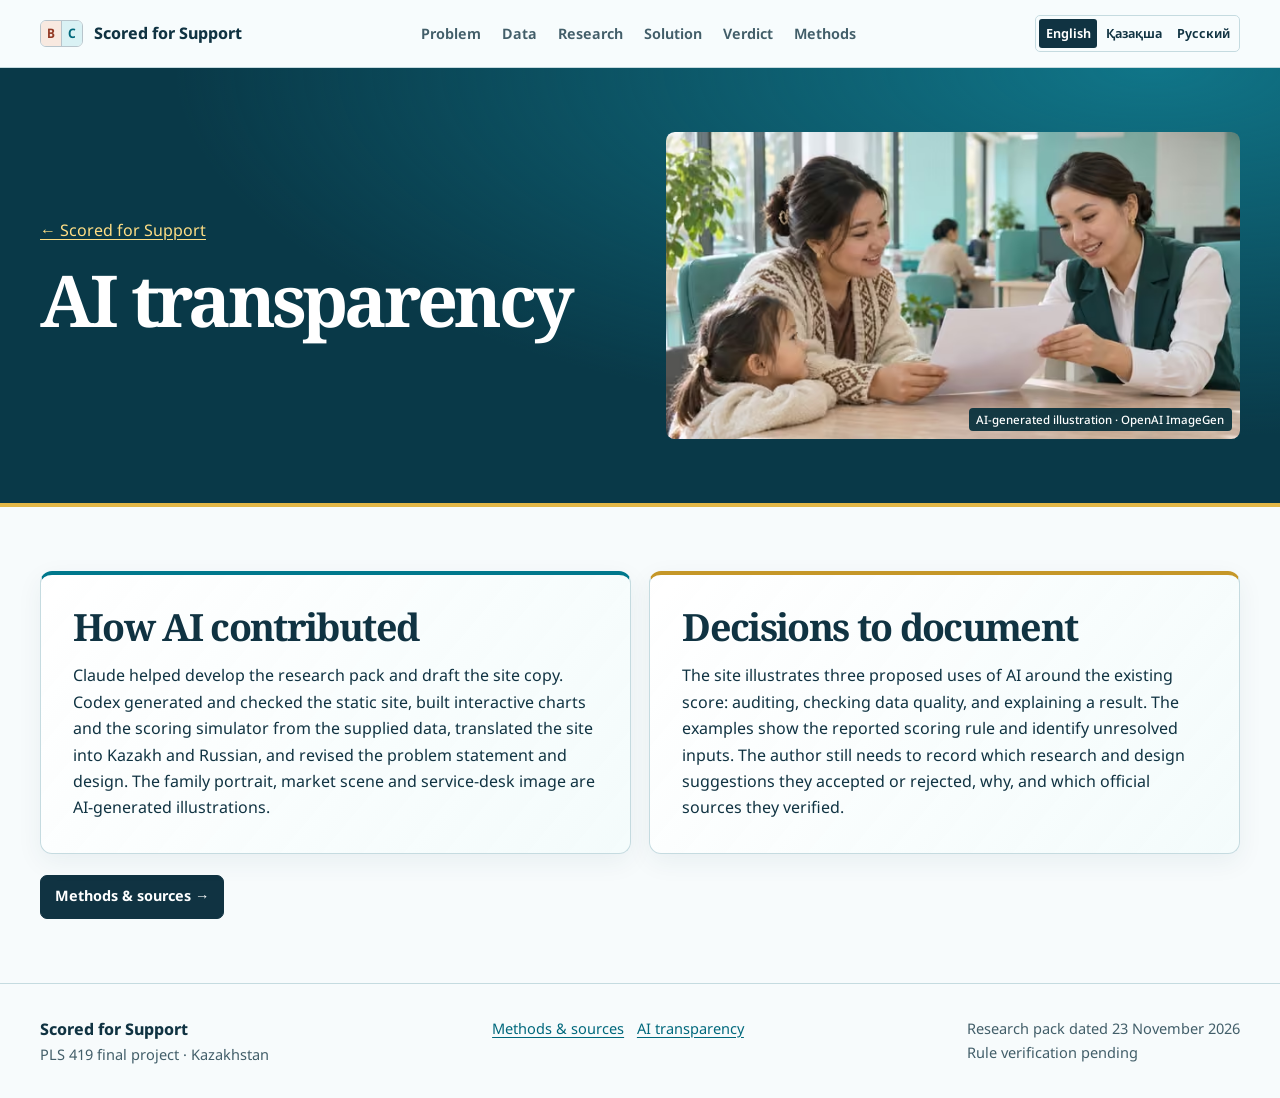
<file: docs/about/index.html>
<!doctype html>
<html lang="en">
<head>
  <meta charset="utf-8">
  <meta name="viewport" content="width=device-width, initial-scale=1">
  <meta name="description" content="An interactive research project on the Digital Family Card and welfare eligibility in Kazakhstan.">
  <title>AI transparency · Scored for Support</title>
  <link rel="stylesheet" href="../static/site.css">
<link rel="alternate" hreflang="en" href="./"><link rel="alternate" hreflang="kk" href="../kk/about/"><link rel="alternate" hreflang="ru" href="../ru/about/"></head>
<body data-page="about">
  <a class="skip-link" href="#main">Skip to main content</a>
  <header class="site-header">
    <div class="shell header-row">
      <a class="brand" href="../"><span class="brand-mark" aria-hidden="true"><b>B</b><b>C</b></span> Scored for Support</a>
      <button class="menu-button" type="button" aria-controls="site-nav" aria-expanded="false">Menu</button>
      <nav id="site-nav" aria-label="Main navigation">
        <a href="../#problem">Problem</a>
        <a href="../#data">Data</a>
        <a href="../#research">Research</a>
        <a href="../#solution">Solution</a>
        <a href="../#verdict">Verdict</a>
        <a href="../methods/" >Methods</a>
      </nav>
      <nav class="language-switch" aria-label="Site language">
        <a data-language-link href="./" lang="en" hreflang="en" aria-current="page">English</a>
        <a data-language-link href="../kk/about/" lang="kk" hreflang="kk" >Қазақша</a>
        <a data-language-link href="../ru/about/" lang="ru" hreflang="ru" >Русский</a>
      </nav>
    </div>
    <div class="progress-track" aria-hidden="true"><div id="reading-progress"></div></div>
  </header>
  <main id="main" tabindex="-1"><article class="source-page">
  <header class="source-banner"><div class="shell source-heading">
    <div><a href="../">← Scored for Support</a><h1>AI transparency</h1>
    </div>
      <figure class="site-photo source-image">
    <picture>
      <source type="image/avif" sizes="(max-width: 760px) 100vw, 50vw" srcset="../static/img/consultation-640.avif 640w, ../static/img/consultation-1024.avif 1024w, ../static/img/consultation-1600.avif 1600w">
      <source type="image/webp" sizes="(max-width: 760px) 100vw, 50vw" srcset="../static/img/consultation-640.webp 640w, ../static/img/consultation-1024.webp 1024w, ../static/img/consultation-1600.webp 1600w">
      <img src="../static/img/consultation-1024.jpg" sizes="(max-width: 760px) 100vw, 50vw" srcset="../static/img/consultation-640.jpg 640w, ../static/img/consultation-1024.jpg 1024w, ../static/img/consultation-1600.jpg 1600w" width="1120" height="630" alt="A parent and a service worker reviewing a document together." loading="lazy">
    </picture>
    <figcaption>AI-generated illustration · OpenAI ImageGen</figcaption>
  </figure>

  </div></header>
  <div class="shell source-content">
    <div class="contributions">      <section class="panel prose"><h2>How AI contributed</h2><p>Claude helped develop the research pack and draft the site copy. Codex generated and checked the static site, built interactive charts and the scoring simulator from the supplied data, translated the site into Kazakh and Russian, and revised the problem statement and design. The family portrait, market scene and service-desk image are AI-generated illustrations.</p></section>
      <section class="panel prose"><h2>Decisions to document</h2><p>The site illustrates three proposed uses of AI around the existing score: auditing, checking data quality, and explaining a result. The examples show the reported scoring rule and identify unresolved inputs. The author still needs to record which research and design suggestions they accepted or rejected, why, and which official sources they verified.</p></section>
</div>
    <a class="button primary" href="../methods/">Methods &amp; sources →</a>
  </div>
</article>
</main>
  <footer class="site-footer">
    <div class="shell footer-row">
      <div><a class="brand" href="../">Scored for Support</a><p>PLS 419 final project · Kazakhstan</p></div>
      <nav aria-label="Project information"><a href="../methods/">Methods &amp; sources</a><a href="./">AI transparency</a></nav>
      <p>Research pack dated <time datetime="2026-11-23">23 November 2026</time><br>Rule verification pending</p>
    </div>
  </footer>
  <script type="application/json" id="site-messages">{"assumed": "{amount} assumed", "band": "Income band", "benefitExcluded": "Birth benefit example \u00b7 {amount} to \u20b80", "benefitIncluded": "Birth benefit example \u00b7 {amount} before the A/B exclusion", "category": "Category", "chartData": "Chart data", "cliffSummary": "At {threshold} per person the score moves from {low} ({lowCat}) to {high} ({highCat}). For positive income below {minimum}, two scores are shown because the exact poverty-line amount is unclear in the draft.", "componentCar": "Car ownership", "componentChildren": "Children", "componentDebt": "Overdue debt", "componentHousing": "Housing", "componentIncome": "Income per person", "componentLoan": "Active loan", "componentWork": "Working members", "copy": "Copy the selected scenario link.", "incomeAmount": "{amount} tenge per person", "january": "January", "loadError": "Interactive data could not load. Refresh the page to retry.", "nominal": "Nominal", "points": "{points} points \u00b7 {categories}", "projectedYear": "{year} projection", "projection": "Projection \u00b7 January {year}: {amount} in {basis} prices at {rate}% inflation, assuming the nominal benefit stays at {nominal}.", "real": "Real \u00b7 {basis} prices", "realTable": "Real ({basis} prices)", "score": "Score", "shared": "Scenario link copied.", "simAmbiguous": "Two reported category ranges overlap at this score.", "simExcluded": "Falls in A/B under the reported exclusion rule.", "simIncluded": "Falls outside A/B under the reported rule."}</script>
  <script type="module" src="../static/site.mjs"></script>
</body>
</html>
</file>
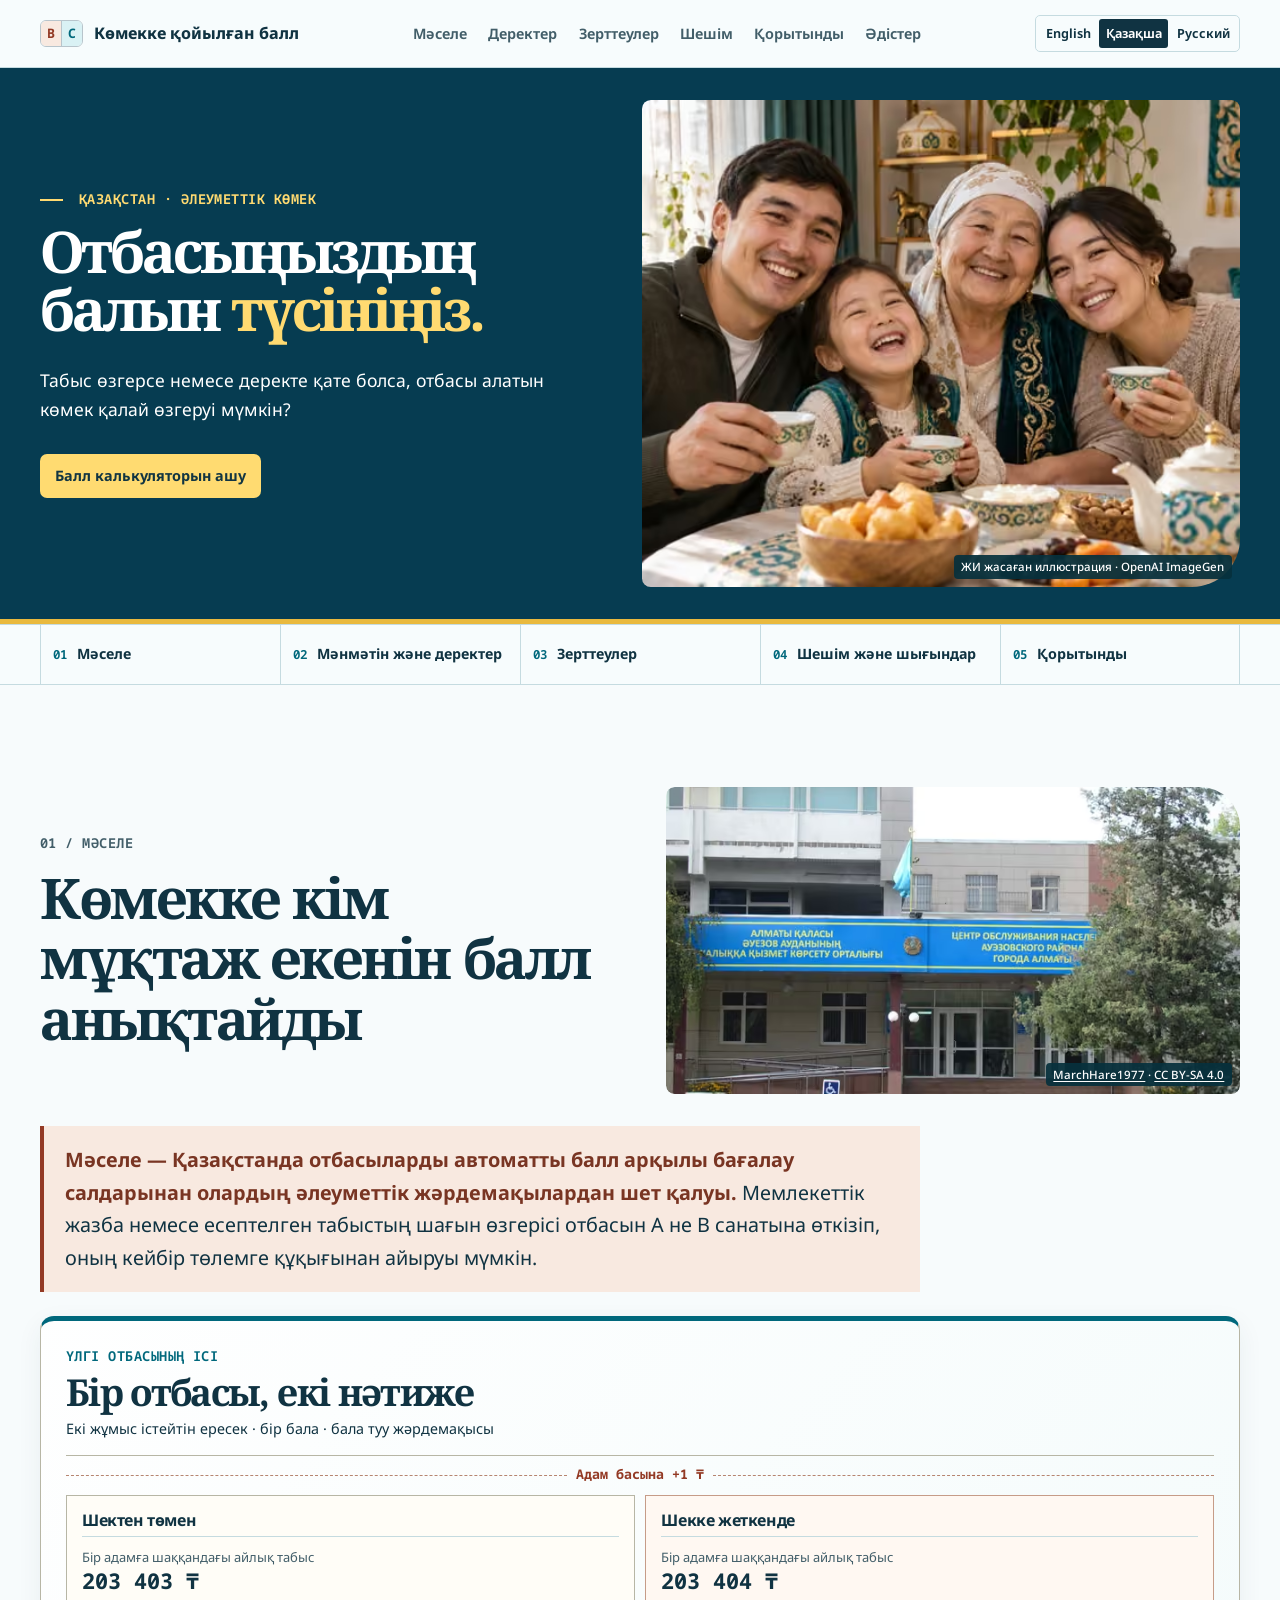
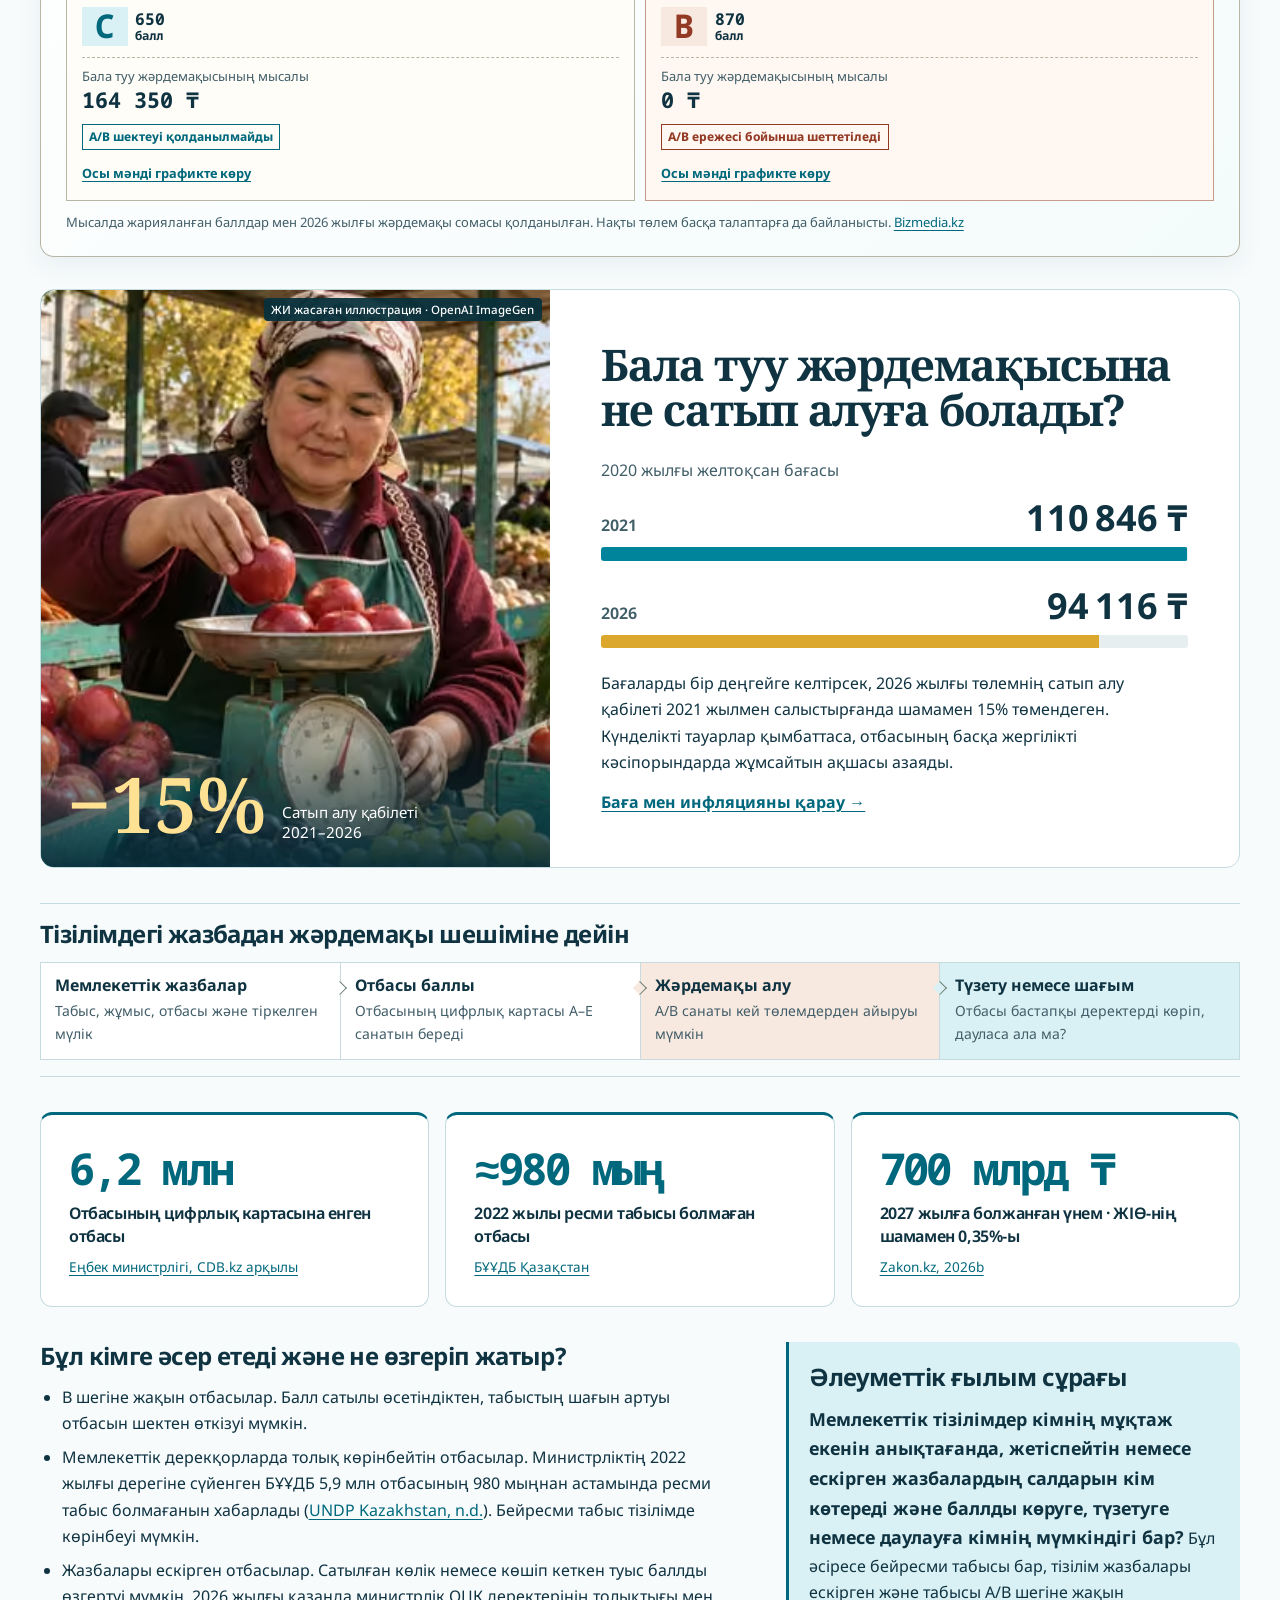
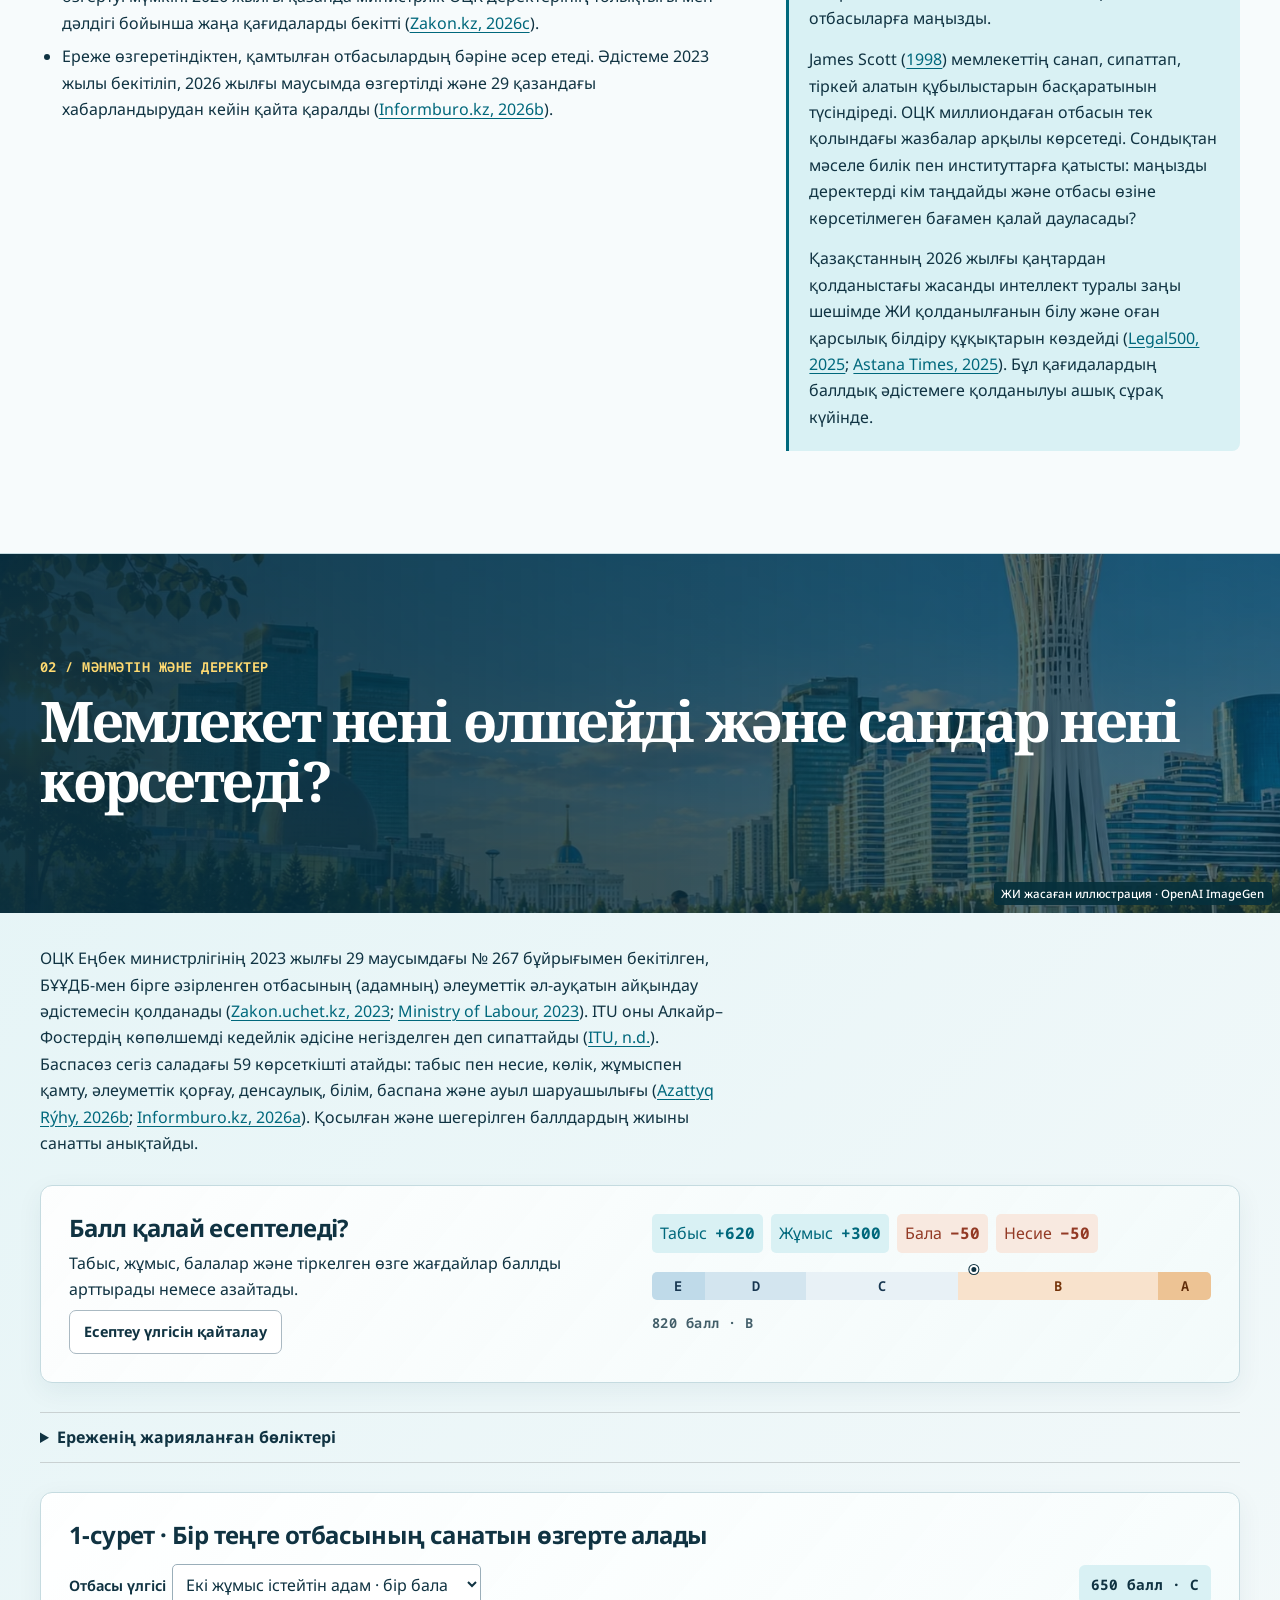
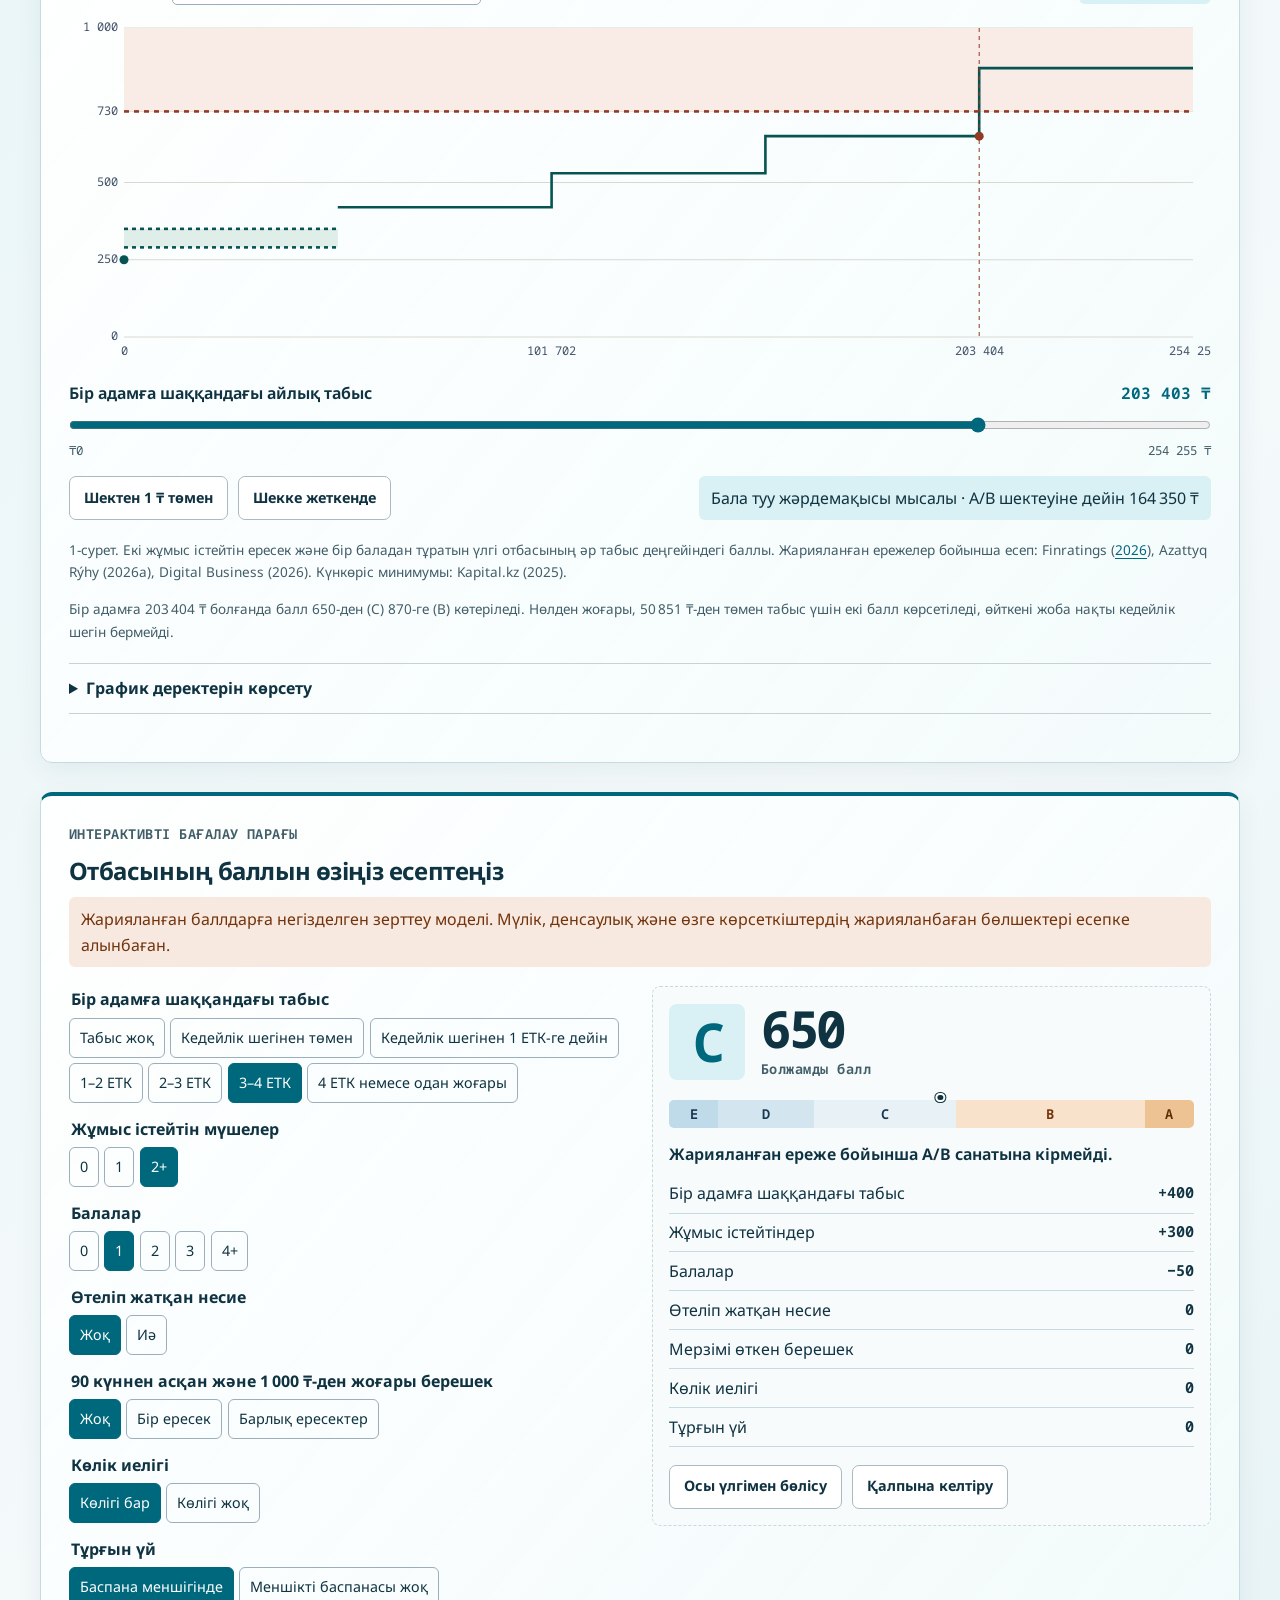
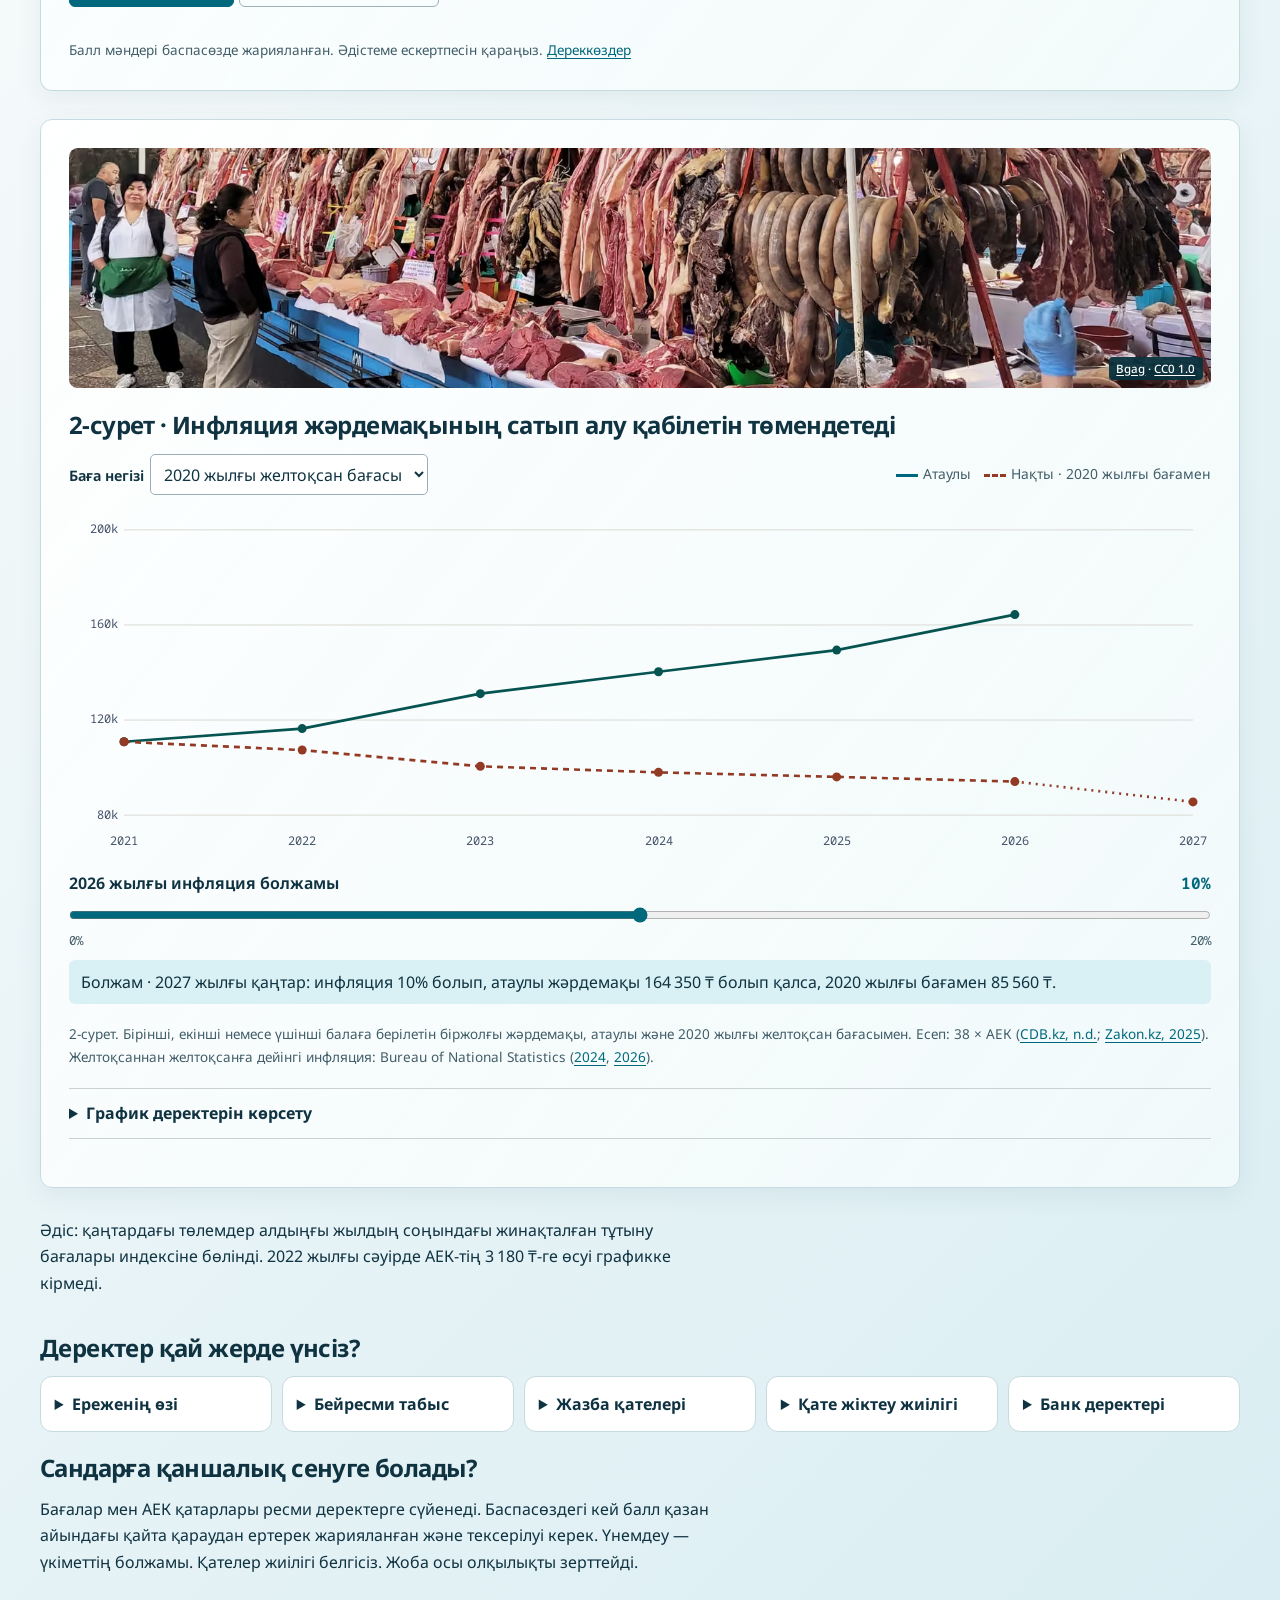
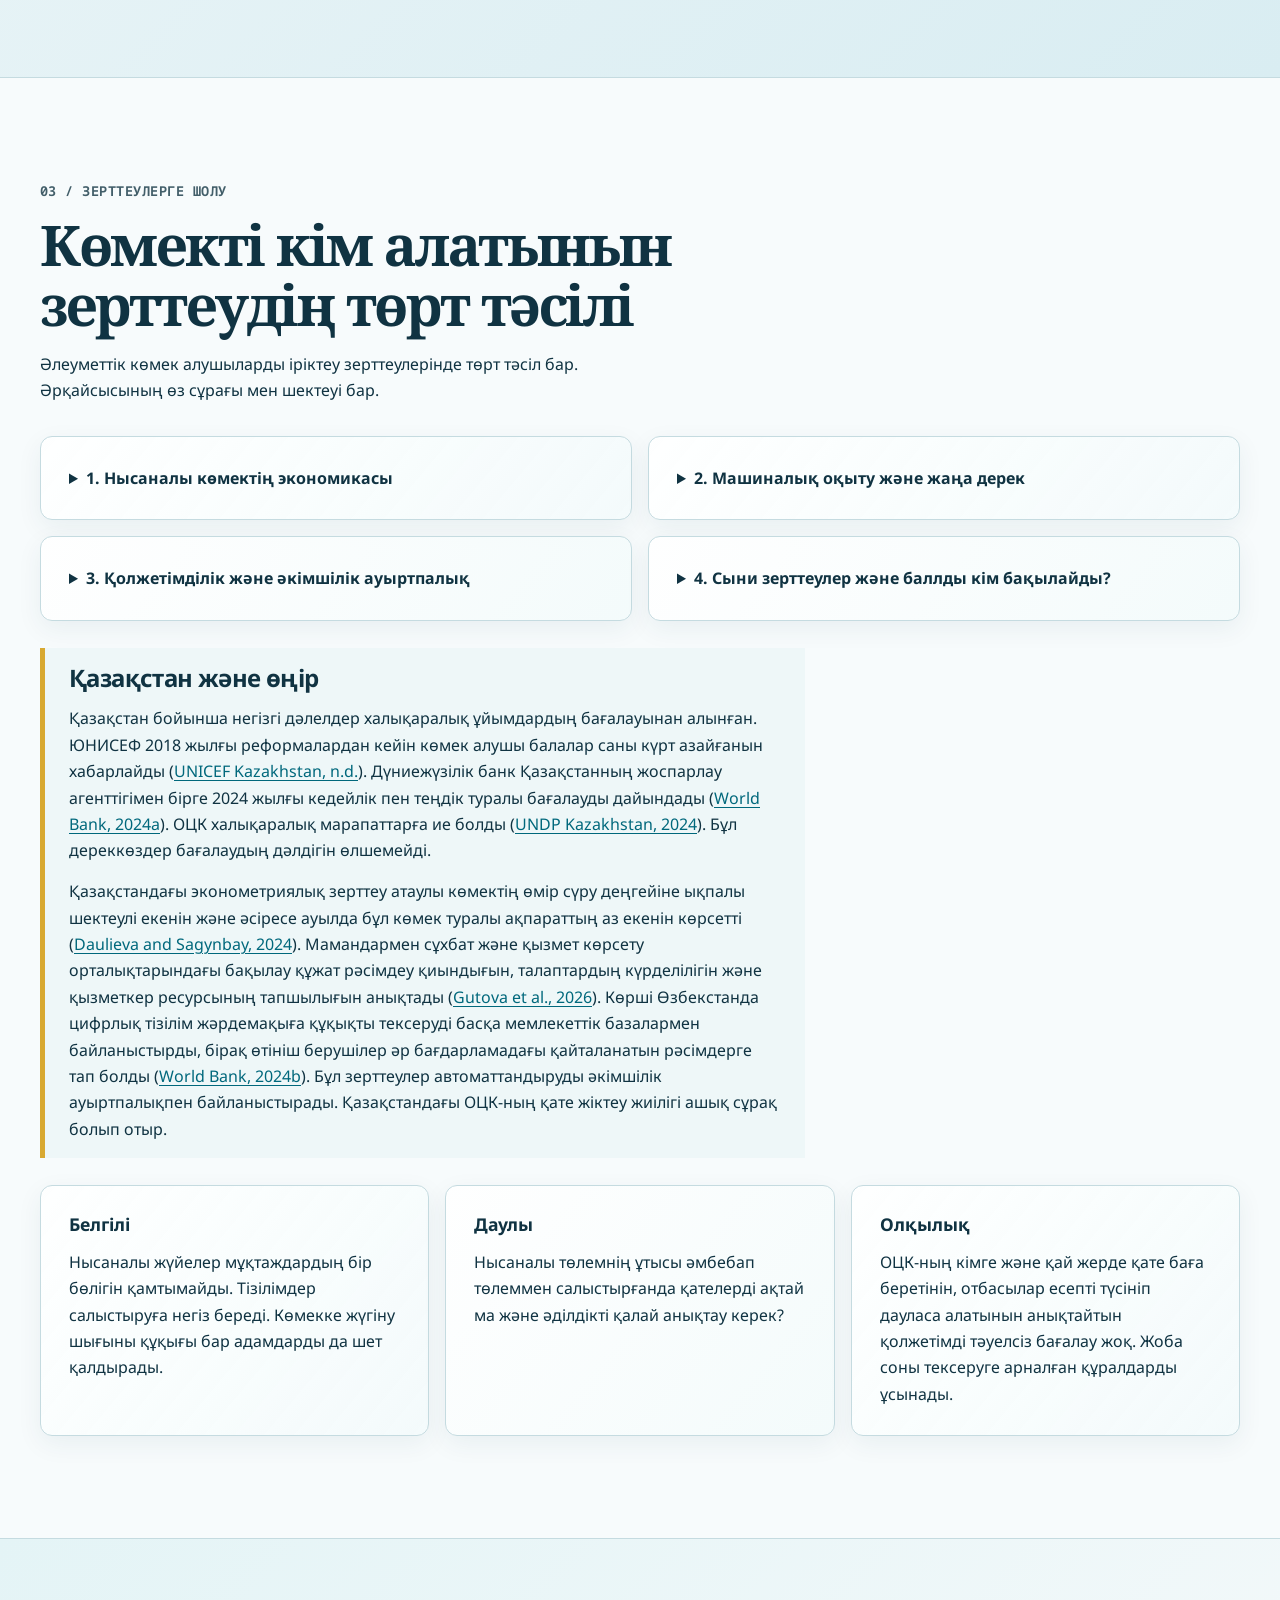
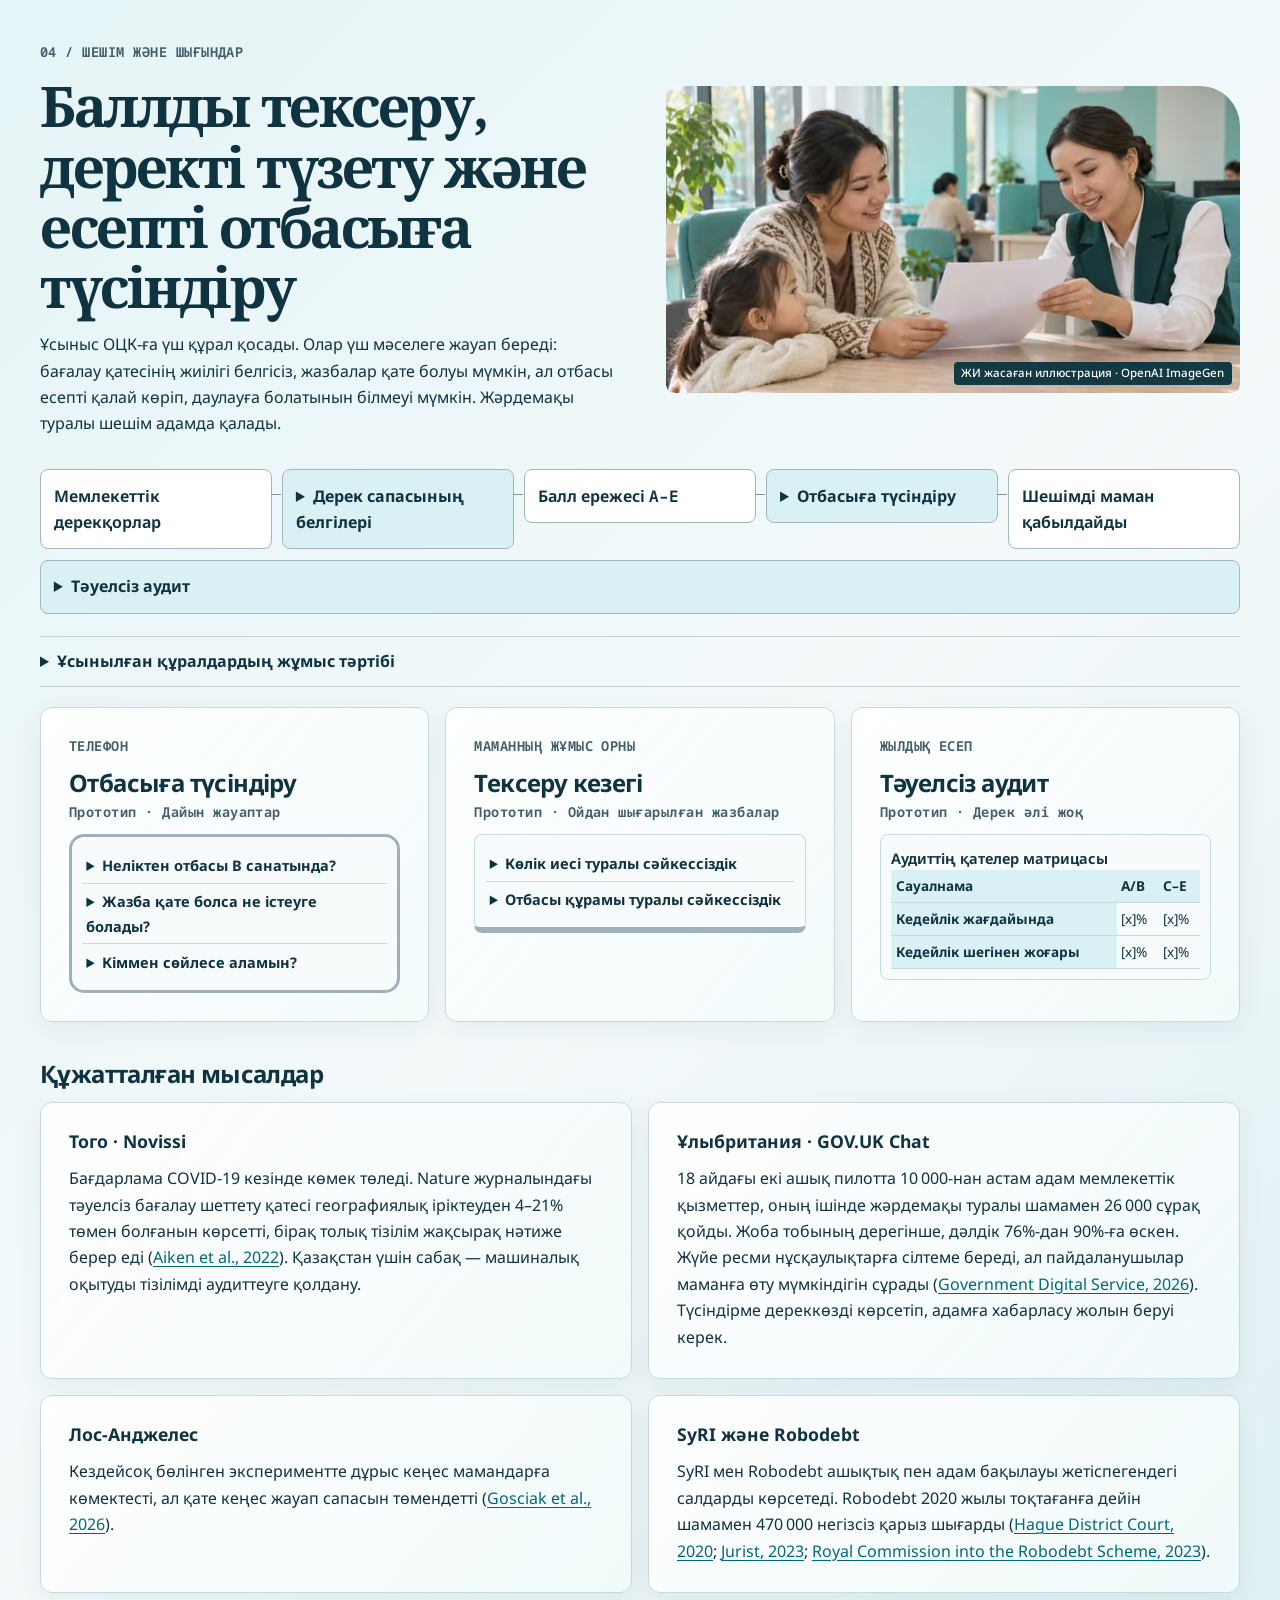
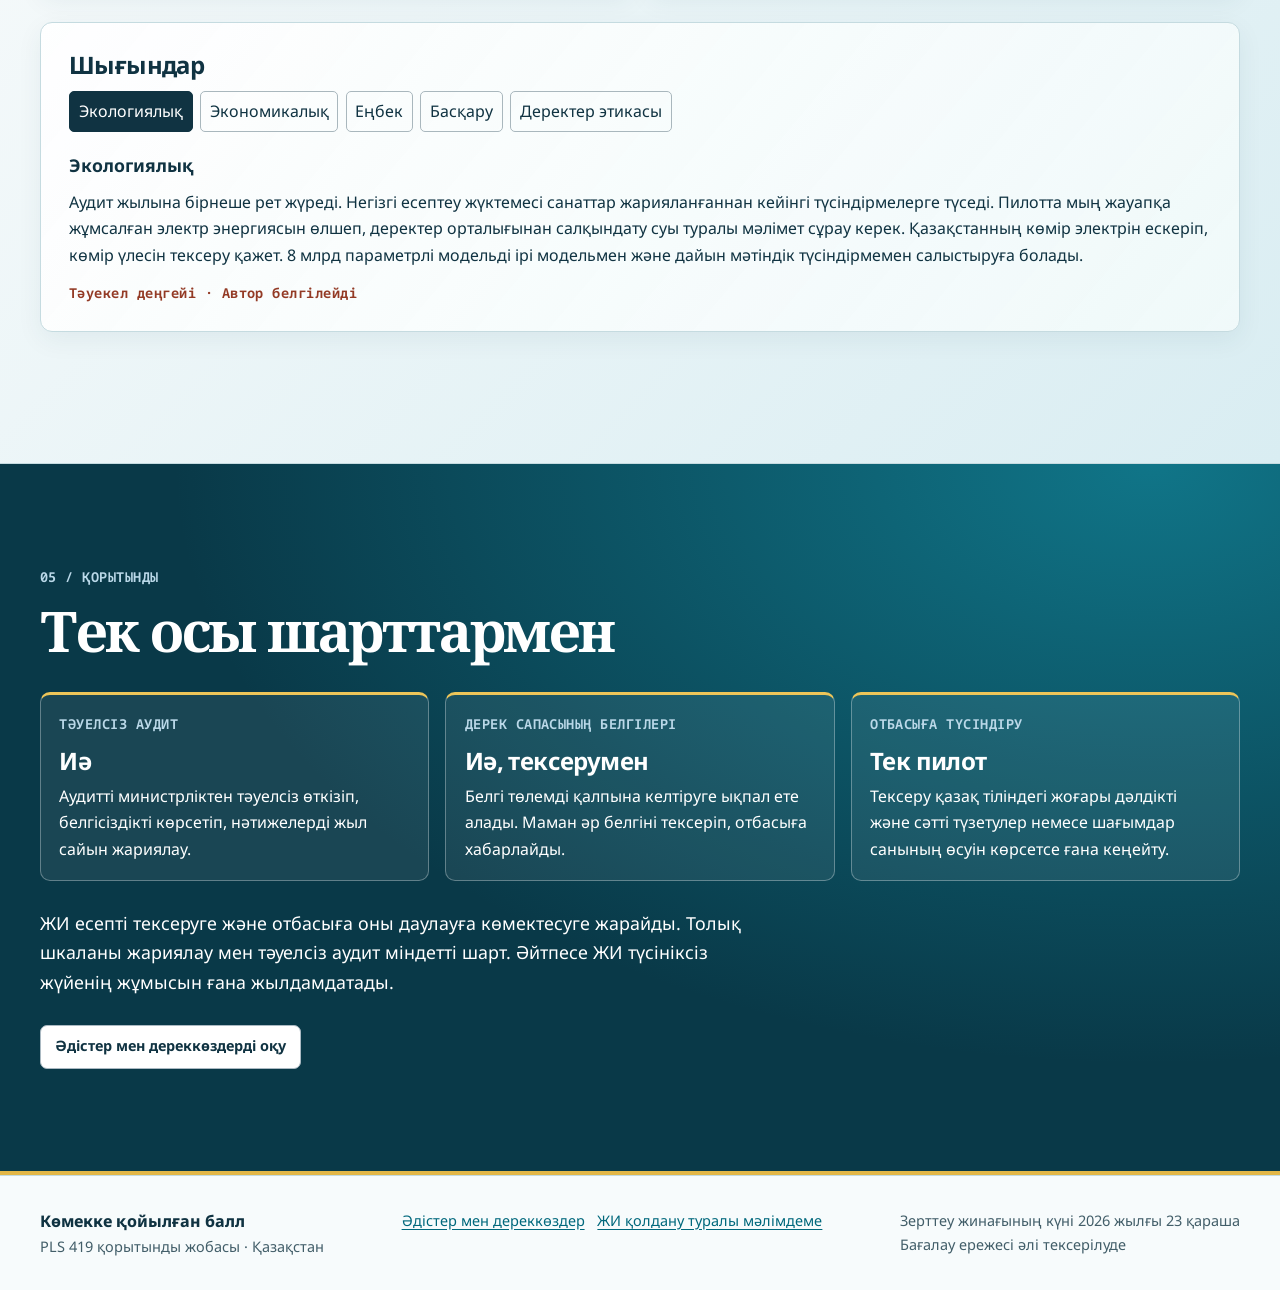
<file: docs/kk/index.html>
<!doctype html>
<html lang="kk">
<head>
  <meta charset="utf-8">
  <meta name="viewport" content="width=device-width, initial-scale=1">
  <meta name="description" content="Қазақстандағы Отбасының цифрлық картасы мен әлеуметтік көмекке қол жеткізу туралы интерактивті зерттеу.">
  <title>Көмекке қойылған балл</title>
  <link rel="stylesheet" href="../static/site.css">
<link rel="alternate" hreflang="en" href="../"><link rel="alternate" hreflang="kk" href="./"><link rel="alternate" hreflang="ru" href="../ru/"></head>
<body data-page="home">
  <a class="skip-link" href="#main">Негізгі мазмұнға өту</a>
  <header class="site-header">
    <div class="shell header-row">
      <a class="brand" href="./"><span class="brand-mark" aria-hidden="true"><b>B</b><b>C</b></span> Көмекке қойылған балл</a>
      <button class="menu-button" type="button" aria-controls="site-nav" aria-expanded="false">Мәзір</button>
      <nav id="site-nav" aria-label="Негізгі мәзір">
        <a href="#problem">Мәселе</a>
        <a href="#data">Деректер</a>
        <a href="#research">Зерттеулер</a>
        <a href="#solution">Шешім</a>
        <a href="#verdict">Қорытынды</a>
        <a href="./methods/" >Әдістер</a>
      </nav>
      <nav class="language-switch" aria-label="Сайт тілі">
        <a data-language-link href="../" lang="en" hreflang="en" >English</a>
        <a data-language-link href="./" lang="kk" hreflang="kk" aria-current="page">Қазақша</a>
        <a data-language-link href="../ru/" lang="ru" hreflang="ru" >Русский</a>
      </nav>
    </div>
    <div class="progress-track" aria-hidden="true"><div id="reading-progress"></div></div>
  </header>
  <main id="main" tabindex="-1"><section class="hero">
  <div class="shell hero-grid">
    <div>
      <p class="eyebrow"><span></span> Қазақстан · Әлеуметтік көмек</p>
      <h1>Отбасыңыздың балын <em>түсініңіз.</em></h1>
      <div class="hero-copy">Табыс өзгерсе немесе деректе қате болса, отбасы алатын көмек қалай өзгеруі мүмкін?</div>
      <div class="actions"><a class="button primary" href="#simulator">Балл калькуляторын ашу</a></div>
    </div>
      <figure class="site-photo hero-image">
    <picture>
      <source type="image/avif" sizes="(max-width: 850px) 100vw, 50vw" srcset="../static/img/family-640.avif 640w, ../static/img/family-1024.avif 1024w, ../static/img/family-1600.avif 1600w">
      <source type="image/webp" sizes="(max-width: 850px) 100vw, 50vw" srcset="../static/img/family-640.webp 640w, ../static/img/family-1024.webp 1024w, ../static/img/family-1600.webp 1600w">
      <img src="../static/img/family-1024.jpg" sizes="(max-width: 850px) 100vw, 50vw" srcset="../static/img/family-640.jpg 640w, ../static/img/family-1024.jpg 1024w, ../static/img/family-1600.jpg 1600w" width="1280" height="853" alt="Үш ұрпақ бір дастарқан басында шай ішіп отыр." class="family-photo" fetchpriority="high">
    </picture>
    <figcaption>ЖИ жасаған иллюстрация · OpenAI ImageGen</figcaption>
  </figure>


  </div>

</section>
<div class="arc"><nav class="shell arc-links" aria-label="Зерттеу бөлімдері">
<a class="arc-link" href="#problem"><span>01</span>Мәселе</a><a class="arc-link" href="#data"><span>02</span>Мәнмәтін және деректер</a><a class="arc-link" href="#research"><span>03</span>Зерттеулер</a><a class="arc-link" href="#solution"><span>04</span>Шешім және шығындар</a><a class="arc-link" href="#verdict"><span>05</span>Қорытынды</a></nav></div>

<section class="chapter shell" id="problem">
  <header class="chapter-heading service-intro"><div><p class="eyebrow">01 / Мәселе</p><h2>Көмекке кім мұқтаж екенін балл анықтайды</h2></div>  <figure class="site-photo ">
    <picture>
      <source type="image/avif" sizes="(max-width: 760px) 100vw, 50vw" srcset="../static/img/centre-640.avif 640w, ../static/img/centre-1024.avif 1024w, ../static/img/centre-1600.avif 1600w">
      <source type="image/webp" sizes="(max-width: 760px) 100vw, 50vw" srcset="../static/img/centre-640.webp 640w, ../static/img/centre-1024.webp 1024w, ../static/img/centre-1600.webp 1600w">
      <img src="../static/img/centre-1024.jpg" sizes="(max-width: 760px) 100vw, 50vw" srcset="../static/img/centre-640.jpg 640w, ../static/img/centre-1024.jpg 1024w, ../static/img/centre-1600.jpg 1600w" width="1600" height="1200" alt="Алматының Әуезов ауданындағы Халыққа қызмет көрсету орталығы, 2014 жылғы фотосурет." loading="lazy">
    </picture>
    <figcaption><a href="https://commons.wikimedia.org/wiki/File:%D0%A6%D0%9E%D0%9D%D0%90%D1%83%D1%8D%D0%B7%D0%BE%D0%B2%D1%81%D0%BA%D0%B8%D0%B9%D0%A0%D0%B0%D0%B9%D0%BE%D0%BD%D0%A3%D0%BB%D0%B8%D1%86%D0%B0%D0%94%D0%B6%D0%B0%D0%BD%D0%B4%D0%BE%D1%81%D0%BE%D0%B2%D0%B0%D0%90%D0%BB%D0%BC%D0%B0%D0%90%D1%82%D0%B0%D0%9A%D0%B0%D0%B7%D0%B0%D1%85%D1%81%D1%82%D0%B0%D0%BD%D0%9E%D0%BA%D1%82%D1%8F%D0%B1%D1%80%D1%8C2014.JPG">MarchHare1977</a> · <a href="https://creativecommons.org/licenses/by-sa/4.0/">CC BY-SA 4.0</a></figcaption>
  </figure>
</header>
  <div class="issue-lead prose"><p><strong>Мәселе — Қазақстанда отбасыларды автоматты балл арқылы бағалау салдарынан олардың әлеуметтік жәрдемақылардан шет қалуы.</strong> Мемлекеттік жазба немесе есептелген табыстың шағын өзгерісі отбасын A не B санатына өткізіп, оның кейбір төлемге құқығынан айыруы мүмкін.</p></div>
  <div class="citizen-grid">
    <aside class="case-file" aria-labelledby="sample-title">
      <header class="file-header">
        <p class="eyebrow">Үлгі отбасының ісі</p>
        <h2 id="sample-title">Бір отбасы, екі нәтиже</h2>
        <p>Екі жұмыс істейтін ересек · бір бала · бала туу жәрдемақысы</p>
      </header>
      <div class="case-comparison">
        <article class="case-slip below">
          <h3>Шектен төмен</h3>
          <dl>
            <div><dt>Бір адамға шаққандағы айлық табыс</dt><dd class="file-income">203 403 ₸</dd></div>
            <div class="file-score"><dt class="file-category">C</dt><dd>650 <span>балл</span></dd></div>
            <div class="file-outcome"><dt>Бала туу жәрдемақысының мысалы</dt><dd>164 350 ₸</dd></div>
          </dl>
          <p class="file-stamp">A/B шектеуі қолданылмайды</p>
          <a class="text-link" href="#cliff" data-income-point="below">Осы мәнді графикте көру</a>
        </article>
<p class="case-delta">Адам басына +1 ₸</p>        <article class="case-slip at">
          <h3>Шекке жеткенде</h3>
          <dl>
            <div><dt>Бір адамға шаққандағы айлық табыс</dt><dd class="file-income">203 404 ₸</dd></div>
            <div class="file-score"><dt class="file-category">B</dt><dd>870 <span>балл</span></dd></div>
            <div class="file-outcome"><dt>Бала туу жәрдемақысының мысалы</dt><dd>0 ₸</dd></div>
          </dl>
          <p class="file-stamp">A/B ережесі бойынша шеттетіледі</p>
          <a class="text-link" href="#cliff" data-income-point="at">Осы мәнді графикте көру</a>
        </article>
      </div>
      <p class="file-note">Мысалда жарияланған баллдар мен 2026 жылғы жәрдемақы сомасы қолданылған. Нақты төлем басқа талаптарға да байланысты. <a href="./methods/#bizmedia-kz-2026">Bizmedia.kz</a></p>
    </aside>
  </div>
  <figure class="economy-card" aria-labelledby="buying-title">
    <div class="market-scene">
        <figure class="site-photo market-image">
    <picture>
      <source type="image/avif" sizes="(max-width: 800px) 100vw, 45vw" srcset="../static/img/market-640.avif 640w, ../static/img/market-1024.avif 1024w, ../static/img/market-1600.avif 1600w">
      <source type="image/webp" sizes="(max-width: 800px) 100vw, 45vw" srcset="../static/img/market-640.webp 640w, ../static/img/market-1024.webp 1024w, ../static/img/market-1600.webp 1600w">
      <img src="../static/img/market-1024.jpg" sizes="(max-width: 800px) 100vw, 45vw" srcset="../static/img/market-640.jpg 640w, ../static/img/market-1024.jpg 1024w, ../static/img/market-1600.jpg 1600w" width="1250" height="703" alt="Сатушы жеміс сөресінде алмаларды өлшеп жатыр." loading="lazy">
    </picture>
    <figcaption>ЖИ жасаған иллюстрация · OpenAI ImageGen</figcaption>
  </figure>

      <div class="market-overlay"><strong>−15%</strong><span>Сатып алу қабілеті<br>2021–2026</span></div>
    </div>
    <div class="economy-body">
      <h3 id="buying-title">Бала туу жәрдемақысына не сатып алуға болады?</h3>
      <p class="unit">2020 жылғы желтоқсан бағасы</p>
      <div class="buying-row">
        <div class="amount-line"><span>2021</span><strong>110 846 ₸</strong></div>
        <div class="bar-track" aria-hidden="true"><i style="width:100.0%"></i></div>
      </div>
      <div class="buying-row">
        <div class="amount-line"><span>2026</span><strong>94 116 ₸</strong></div>
        <div class="bar-track" aria-hidden="true"><i style="width:84.90698807354347%"></i></div>
      </div>
      <p>Бағаларды бір деңгейге келтірсек, 2026 жылғы төлемнің сатып алу қабілеті 2021 жылмен салыстырғанда шамамен 15% төмендеген. Күнделікті тауарлар қымбаттаса, отбасының басқа жергілікті кәсіпорындарда жұмсайтын ақшасы азаяды.</p>
      <a href="#inflation">Баға мен инфляцияны қарау →</a>
    </div>
  </figure>
  <section class="decision-flow" aria-labelledby="chain-title">
    <h3 id="chain-title">Тізілімдегі жазбадан жәрдемақы шешіміне дейін</h3>
    <ol>
      <li><h4>Мемлекеттік жазбалар</h4><p>Табыс, жұмыс, отбасы және тіркелген мүлік</p></li>
      <li><h4>Отбасы баллы</h4><p>Отбасының цифрлық картасы A–E санатын береді</p></li>
      <li><h4>Жәрдемақы алу</h4><p>A/B санаты кей төлемдерден айыруы мүмкін</p></li>
      <li><h4>Түзету немесе шағым</h4><p>Отбасы бастапқы деректерді көріп, дауласа ала ма?</p></li>
    </ol>
  </section>
  <div class="stat-grid">    <article class="stat"><div>6,2 млн</div><h3>Отбасының цифрлық картасына енген отбасы</h3><p><a href="./methods/#cdb-kz-2026">Еңбек министрлігі, CDB.kz арқылы</a></p></article>
    <article class="stat"><div>≈980 мың</div><h3>2022 жылы ресми табысы болмаған отбасы</h3><p><a href="./methods/#undp-kazakhstan-n-d">БҰҰДБ Қазақстан</a></p></article>
    <article class="stat"><div>700 млрд ₸</div><h3>2027 жылға болжанған үнем · ЖІӨ-нің шамамен 0,35%-ы</h3><p><a href="./methods/#zakon-kz-2026b">Zakon.kz, 2026b</a></p></article>
</div>
  <div class="split-content"><div class="prose"><h3>Бұл кімге әсер етеді және не өзгеріп жатыр?</h3>
<ul><li>B шегіне жақын отбасылар. Балл сатылы өсетіндіктен, табыстың шағын артуы отбасын шектен өткізуі мүмкін.</li><li>Мемлекеттік дерекқорларда толық көрінбейтін отбасылар. Министрліктің 2022 жылғы дерегіне сүйенген БҰҰДБ 5,9 млн отбасының 980 мыңнан астамында ресми табыс болмағанын хабарлады (<a class="citation" href="./methods/#undp-kazakhstan-n-d">UNDP Kazakhstan, n.d.</a>). Бейресми табыс тізілімде көрінбеуі мүмкін.</li><li>Жазбалары ескірген отбасылар. Сатылған көлік немесе көшіп кеткен туыс баллды өзгертуі мүмкін. 2026 жылғы қазанда министрлік ОЦК деректерінің толықтығы мен дәлдігі бойынша жаңа қағидаларды бекітті (<a class="citation" href="./methods/#zakon-kz-2026c">Zakon.kz, 2026c</a>).</li><li>Ереже өзгеретіндіктен, қамтылған отбасылардың бәріне әсер етеді. Әдістеме 2023 жылы бекітіліп, 2026 жылғы маусымда өзгертілді және 29 қазандағы хабарландырудан кейін қайта қаралды (<a class="citation" href="./methods/#informburo-kz-2026b">Informburo.kz, 2026b</a>).</li></ul></div>
    <aside class="question prose"><h3>Әлеуметтік ғылым сұрағы</h3>
<p><strong>Мемлекеттік тізілімдер кімнің мұқтаж екенін анықтағанда, жетіспейтін немесе ескірген жазбалардың салдарын кім көтереді және баллды көруге, түзетуге немесе даулауға кімнің мүмкіндігі бар?</strong> Бұл әсіресе бейресми табысы бар, тізілім жазбалары ескірген және табысы A/B шегіне жақын отбасыларға маңызды.</p>
<p>James Scott (<a class="citation" href="./methods/#scott-1998">1998</a>) мемлекеттің санап, сипаттап, тіркей алатын құбылыстарын басқаратынын түсіндіреді. ОЦК миллиондаған отбасын тек қолындағы жазбалар арқылы көрсетеді. Сондықтан мәселе билік пен институттарға қатысты: маңызды деректерді кім таңдайды және отбасы өзіне көрсетілмеген бағамен қалай дауласады?</p>
<p>Қазақстанның 2026 жылғы қаңтардан қолданыстағы жасанды интеллект туралы заңы шешімде ЖИ қолданылғанын білу және оған қарсылық білдіру құқықтарын көздейді (<a class="citation" href="./methods/#legal500-2025">Legal500, 2025</a>; <a class="citation" href="./methods/#astana-times-2025">Astana Times, 2025</a>). Бұл қағидалардың баллдық әдістемеге қолданылуы ашық сұрақ күйінде.</p></aside></div>
</section>

<section class="chapter data-section" id="data"><div class="data-opener">  <figure class="site-photo skyline">
    <picture>
      <source type="image/avif" sizes="100vw" srcset="../static/img/astana-640.avif 640w, ../static/img/astana-1024.avif 1024w, ../static/img/astana-1600.avif 1600w">
      <source type="image/webp" sizes="100vw" srcset="../static/img/astana-640.webp 640w, ../static/img/astana-1024.webp 1024w, ../static/img/astana-1600.webp 1600w">
      <img src="../static/img/astana-1024.jpg" sizes="100vw" srcset="../static/img/astana-640.jpg 640w, ../static/img/astana-1024.jpg 1024w, ../static/img/astana-1600.jpg 1600w" width="1536" height="1024" alt="Астана қаласы мен Бәйтерек монументінің көркем бейнесі." loading="lazy">
    </picture>
    <figcaption>ЖИ жасаған иллюстрация · OpenAI ImageGen</figcaption>
  </figure>

  <header class="chapter-heading shell"><p class="eyebrow">02 / Мәнмәтін және деректер</p><h2>Мемлекет нені өлшейді және сандар нені көрсетеді?</h2></header></div><div class="shell">
  <div class="prose reading-width"><p>ОЦК Еңбек министрлігінің 2023 жылғы 29 маусымдағы № 267 бұйрығымен бекітілген, БҰҰДБ-мен бірге әзірленген отбасының (адамның) әлеуметтік әл-ауқатын айқындау әдістемесін қолданады (<a class="citation" href="./methods/#zakon-uchet-kz-2023">Zakon.uchet.kz, 2023</a>; <a class="citation" href="./methods/#ministry-of-labour-and-social-protection-of-the-population-2023">Ministry of Labour, 2023</a>). ITU оны Алкайр–Фостердің көпөлшемді кедейлік әдісіне негізделген деп сипаттайды (<a class="citation" href="./methods/#itu-n-d">ITU, n.d.</a>). Баспасөз сегіз саладағы 59 көрсеткішті атайды: табыс пен несие, көлік, жұмыспен қамту, әлеуметтік қорғау, денсаулық, білім, баспана және ауыл шаруашылығы (<a class="citation" href="./methods/#azattyq-ryhy-2026b">Azattyq Rýhy, 2026b</a>; <a class="citation" href="./methods/#informburo-kz-2026a">Informburo.kz, 2026a</a>). Қосылған және шегерілген баллдардың жиыны санатты анықтайды.</p></div>
  <div class="panel score-demo">
    <div><h3>Балл қалай есептеледі?</h3><p>Табыс, жұмыс, балалар және тіркелген өзге жағдайлар баллды арттырады немесе азайтады.</p>
      <button class="button secondary" type="button" id="replay-score">Есептеу үлгісін қайталау</button></div>
    <div><div class="tokens" id="score-tokens"><span>Табыс <b>+620</b></span><span>Жұмыс <b>+300</b></span><span>Бала <b>−50</b></span><span>Несие <b>−50</b></span></div><div class="score-scale" data-scale="demo" aria-label="E-ден A-ға дейінгі балл санаттары">
  <div class="scale-bands" aria-hidden="true"><span>E</span><span>D</span><span>C</span><span>B</span><span>A</span></div>
  <div class="scale-marker" aria-hidden="true"></div>
</div>
<p class="meta" id="demo-result">820 балл · B</p></div>
  </div>
  <details class="disclosure prose"><summary>Ереженің жарияланған бөліктері</summary><p>Баллдар 2026 жылғы 29 қазандағы қайта қарауға дейін жарияланған және өзгеруі мүмкін. Бір дереккөз жеті санат, қалғандары бес санат деп көрсетеді (<a class="citation" href="./methods/#azattyq-ryhy-2026a">Azattyq Rýhy, 2026a</a>).</p><a href="./methods/#score-rule">Ереженің жарияланған бөліктері</a></details>

  <figure class="panel chart-card" id="cliff">
    <h3>1-сурет · Бір теңге отбасының санатын өзгерте алады</h3>
    <div class="chart-toolbar">
      <div><label for="archetype">Отбасы үлгісі</label><select id="archetype"><option value="reference">Екі жұмыс істейтін адам · бір бала</option><option value="noChildren">Екі жұмыс істейтін адам · бала жоқ</option><option value="oneEarner">Бір жұмыс істейтін адам · бір бала</option></select></div>
      <output id="cliff-status" class="result-pill" aria-live="polite">650 балл · C</output>
    </div>
    <canvas id="cliff-chart" aria-hidden="true"></canvas>
    <div class="range-control"><label for="chart-income">Бір адамға шаққандағы айлық табыс <output id="chart-income-value" for="chart-income"></output></label><input id="chart-income" type="range">
    <div class="range-ends"><span>₸0</span><span id="income-max"></span></div></div>
    <div class="chart-toolbar"><div class="small-actions"><button type="button" id="below-cliff">Шектен 1 ₸ төмен</button><button type="button" id="at-cliff">Шекке жеткенде</button></div><p id="benefit-status" class="benefit-status"></p></div>
    <figcaption class="prose"><p>1-сурет. Екі жұмыс істейтін ересек және бір баладан тұратын үлгі отбасының әр табыс деңгейіндегі баллы. Жарияланған ережелер бойынша есеп: Finratings (<a class="citation" href="./methods/#finratings-kz-2026">2026</a>), Azattyq Rýhy (2026a), Digital Business (2026). Күнкөріс минимумы: Kapital.kz (2025).</p><p id="cliff-summary"></p></figcaption>
    <details class="disclosure"><summary>График деректерін көрсету</summary><div class="table-wrap" id="cliff-table"></div></details>
  </figure>


  <section class="simulator panel" id="simulator" aria-labelledby="simulator-title">
    <header><p class="eyebrow">Интерактивті бағалау парағы</p><h3 id="simulator-title">Отбасының баллын өзіңіз есептеңіз</h3>
      <p class="notice">Жарияланған баллдарға негізделген зерттеу моделі. Мүлік, денсаулық және өзге көрсеткіштердің жарияланбаған бөлшектері есепке алынбаған.</p></header>
    <noscript><p>Калькулятор мен графикті басқару үшін JavaScript қажет.</p></noscript>
    <div class="sim-grid">
      <form id="family-form">
        <fieldset class="choices"><legend>Бір адамға шаққандағы табыс</legend><div>
  <label><input type="radio" name="income" value="0" ><span>Табыс жоқ</span></label>
  <label><input type="radio" name="income" value="1" ><span>Кедейлік шегінен төмен</span></label>
  <label><input type="radio" name="income" value="2" ><span>Кедейлік шегінен 1 ЕТК-ге дейін</span></label>
  <label><input type="radio" name="income" value="3" ><span>1–2 ЕТК</span></label>
  <label><input type="radio" name="income" value="4" ><span>2–3 ЕТК</span></label>
  <label><input type="radio" name="income" value="5" checked><span>3–4 ЕТК</span></label>
  <label><input type="radio" name="income" value="6" ><span>4 ЕТК немесе одан жоғары</span></label>
</div></fieldset>

        <fieldset class="choices"><legend>Жұмыс істейтін мүшелер</legend><div>
  <label><input type="radio" name="workers" value="0" ><span>0</span></label>
  <label><input type="radio" name="workers" value="1" ><span>1</span></label>
  <label><input type="radio" name="workers" value="2+" checked><span>2+</span></label>
</div></fieldset>

        <fieldset class="choices"><legend>Балалар</legend><div>
  <label><input type="radio" name="children" value="0" ><span>0</span></label>
  <label><input type="radio" name="children" value="1" checked><span>1</span></label>
  <label><input type="radio" name="children" value="2" ><span>2</span></label>
  <label><input type="radio" name="children" value="3" ><span>3</span></label>
  <label><input type="radio" name="children" value="4+" ><span>4+</span></label>
</div></fieldset>

        <fieldset class="choices"><legend>Өтеліп жатқан несие</legend><div>
  <label><input type="radio" name="loan" value="0" checked><span>Жоқ</span></label>
  <label><input type="radio" name="loan" value="1" ><span>Иә</span></label>
</div></fieldset>

        <fieldset class="choices"><legend>90 күннен асқан және 1 000 ₸-ден жоғары берешек</legend><div>
  <label><input type="radio" name="overdue" value="none" checked><span>Жоқ</span></label>
  <label><input type="radio" name="overdue" value="one" ><span>Бір ересек</span></label>
  <label><input type="radio" name="overdue" value="all" ><span>Барлық ересектер</span></label>
</div></fieldset>

        <fieldset class="choices"><legend>Көлік иелігі</legend><div>
  <label><input type="radio" name="car" value="1" checked><span>Көлігі бар</span></label>
  <label><input type="radio" name="car" value="0" ><span>Көлігі жоқ</span></label>
</div></fieldset>

        <fieldset class="choices"><legend>Тұрғын үй</legend><div>
  <label><input type="radio" name="housing" value="1" checked><span>Баспана меншігінде</span></label>
  <label><input type="radio" name="housing" value="0" ><span>Меншікті баспанасы жоқ</span></label>
</div></fieldset>

      </form>
      <div class="sim-result">
        <div class="hero-result" aria-live="polite" aria-atomic="true"><div class="category-tile cool" id="sim-category">C</div><div><div class="display-number" id="sim-score">650</div><span class="meta">Болжамды балл</span></div></div>
        <div class="score-scale" data-scale="sim" aria-label="E-ден A-ға дейінгі балл санаттары">
  <div class="scale-bands" aria-hidden="true"><span>E</span><span>D</span><span>C</span><span>B</span><span>A</span></div>
  <div class="scale-marker" aria-hidden="true"></div>
</div>

        <p class="sim-meaning" id="sim-meaning"></p>
        <dl class="hero-points" id="sim-points"></dl>
        <div class="small-actions"><button class="button secondary" type="button" id="share-family">Осы үлгімен бөлісу</button><button type="reset" form="family-form">Қалпына келтіру</button></div>
        <label for="share-url" id="share-label" hidden>Сценарий сілтемесі<input id="share-url" type="url" readonly></label>
        <p id="share-status" role="status"></p>
      </div>
    </div>
    <p class="source">Балл мәндері баспасөзде жарияланған. Әдістеме ескертпесін қараңыз. <a href="./methods/#references">Дереккөздер</a></p>
  </section>

  <figure class="panel chart-card" id="inflation">
      <figure class="site-photo bazaar-image">
    <picture>
      <source type="image/avif" sizes="(max-width: 1200px) 100vw, 1200px" srcset="../static/img/bazaar-640.avif 640w, ../static/img/bazaar-1024.avif 1024w, ../static/img/bazaar-1600.avif 1600w">
      <source type="image/webp" sizes="(max-width: 1200px) 100vw, 1200px" srcset="../static/img/bazaar-640.webp 640w, ../static/img/bazaar-1024.webp 1024w, ../static/img/bazaar-1600.webp 1600w">
      <img src="../static/img/bazaar-1024.jpg" sizes="(max-width: 1200px) 100vw, 1200px" srcset="../static/img/bazaar-640.jpg 640w, ../static/img/bazaar-1024.jpg 1024w, ../static/img/bazaar-1600.jpg 1600w" width="3865" height="2268" alt="Алматыдағы Көк базардың ет сөрелері." loading="lazy">
    </picture>
    <figcaption><a href="https://commons.wikimedia.org/wiki/File:Green_Market,_Almaty.jpg">Bgag</a> · <a href="https://creativecommons.org/publicdomain/zero/1.0/">CC0 1.0</a></figcaption>
  </figure>

    <h3>2-сурет · Инфляция жәрдемақының сатып алу қабілетін төмендетеді</h3>
    <div class="chart-toolbar"><div><label for="price-view">Баға негізі</label><select id="price-view"><option value="2020">2020 жылғы желтоқсан бағасы</option><option value="2026">2026 жылғы қаңтар бағасы</option></select></div>
    <div class="chart-key"><span class="nominal-key">Атаулы</span><span class="real-key" id="real-key">Нақты · 2020 бағасы</span></div></div>
    <canvas id="benefit-chart" aria-hidden="true"></canvas>
    <div class="range-control"><label for="inflation-rate">2026 жылғы инфляция болжамы <output id="inflation-value" for="inflation-rate">10%</output></label><input type="range" id="inflation-rate" min="0" max="20" value="10"><div class="range-ends"><span>0%</span><span>20%</span></div></div>
    <p class="benefit-status" id="projection" aria-live="polite"></p>
    <figcaption class="prose"><p>2-сурет. Бірінші, екінші немесе үшінші балаға берілетін біржолғы жәрдемақы, атаулы және 2020 жылғы желтоқсан бағасымен. Есеп: 38 × АЕК (<a class="citation" href="./methods/#cdb-kz-n-d">CDB.kz, n.d.</a>; <a class="citation" href="./methods/#zakon-kz-2025">Zakon.kz, 2025</a>). Желтоқсаннан желтоқсанға дейінгі инфляция: Bureau of National Statistics (<a class="citation" href="./methods/#bureau-of-national-statistics-of-kazakhstan-2024">2024</a>, <a class="citation" href="./methods/#bureau-of-national-statistics-of-kazakhstan-2026">2026</a>).</p></figcaption>
    <details class="disclosure"><summary>График деректерін көрсету</summary><div class="table-wrap" id="benefit-table"></div></details>
  </figure>
  <div class="prose reading-width"><p>Әдіс: қаңтардағы төлемдер алдыңғы жылдың соңындағы жинақталған тұтыну бағалары индексіне бөлінді. 2022 жылғы сәуірде АЕК-тің 3 180 ₸-ге өсуі графикке кірмеді.</p></div>
  <h3 class="feature-heading">Деректер қай жерде үнсіз?</h3>
  <div class="gap-grid">    <details class="gap-card"><summary>Ереженің өзі</summary><div class="prose">Дереккөздер дерекқорлар саны (<a class="citation" href="./methods/#kapital-kz-2026">Kapital.kz, 2026</a>; <a class="citation" href="./methods/#itu-2025">ITU, 2025</a>), көрсеткіштер (<a class="citation" href="./methods/#azattyq-ryhy-2026b">Azattyq Rýhy, 2026b</a>; <a class="citation" href="./methods/#undp-kazakhstan-n-d">UNDP Kazakhstan, n.d.</a>; <a class="citation" href="./methods/#itu-n-d">ITU, n.d.</a>), төлемдер және санаттар жөнінде әртүрлі мәлімет береді. Отбасыға толық қолданыстағы шкаланы табу қиын.</div></details>
    <details class="gap-card"><summary>Бейресми табыс</summary><div class="prose">Қолма-қол төлем немесе шетелде жұмыс істеу тізілімдерде толық көрінбеуі мүмкін.</div></details>
    <details class="gap-card"><summary>Жазба қателері</summary><div class="prose">Жоба материалдарында қате жазбалар, түзету өтініштері және сәтті шағымдар саны туралы ашық дерек жоқ.</div></details>
    <details class="gap-card"><summary>Қате жіктеу жиілігі</summary><div class="prose">A/B санатына түскен мұқтаж отбасыларды анықтау үшін үй шаруашылығы бюджетінің микродеректерін ОЦК санаттарымен байланыстыру керек. Бұл деректер жарияланбаған.</div></details>
    <details class="gap-card"><summary>Банк деректері</summary><div class="prose">Баспасөз бойынша, 2027 жылдан банктер өтініш берушілердің шоттары туралы мәліметті олардың келісімімен береді. Олардың баллға әсері белгісіз (<a class="citation" href="./methods/#sputnik-kazakhstan-2026">Sputnik Kazakhstan, 2026</a>).</div></details>
</div>
  <div class="prose reading-width"><h3>Сандарға қаншалық сенуге болады?</h3>
<p>Бағалар мен АЕК қатарлары ресми деректерге сүйенеді. Баспасөздегі кей балл қазан айындағы қайта қараудан ертерек жарияланған және тексерілуі керек. Үнемдеу — үкіметтің болжамы. Қателер жиілігі белгісіз. Жоба осы олқылықты зерттейді.</p></div>
</div></section>

<section class="chapter shell" id="research">
  <header class="chapter-heading"><p class="eyebrow">03 / Зерттеулерге шолу</p><h2>Көмекті кім алатынын зерттеудің төрт тәсілі</h2><p>Әлеуметтік көмек алушыларды іріктеу зерттеулерінде төрт тәсіл бар. Әрқайсысының өз сұрағы мен шектеуі бар.</p></header>
  <div class="research-grid"><details class="panel prose"><summary>1. Нысаналы көмектің экономикасы</summary><p>Тікелей табысты тексеру және жанама белгілерге сүйенген бағалау кей мұқтаж отбасыларды қамтымайды. Нысаналы көмектің ұтысын осы қателермен және әмбебап төлемдермен салыстыру қажет (<a class="citation" href="./methods/#hanna-2018">Hanna and Olken, 2018</a>). Африканың тоғыз елінде жанама бағалау ауқатты отбасыларды ажыратқанымен, көптеген мұқтаж, әсіресе ең кедей отбасыларды өткізіп жіберген. Қарапайым демографиялық шкала жиі сондай нәтиже берген (<a class="citation" href="./methods/#brown-2018">Brown, Ravallion and van de Walle, 2018</a>). Индонезияда жергілікті қауым іріктеуі тұтыну бойынша сәл дәлсіз болды, бірақ тұрғындар оны жақсырақ қабылдады (<a class="citation" href="./methods/#alatas-2012">Alatas et al., 2012</a>). Жаңа деректерде тексеру мен бірнеше модельді біріктіру болжамды жақсартады (<a class="citation" href="./methods/#mcbride-2018">McBride and Nichols, 2018</a>). Дәлдік, құн, жылдамдық және қоғамдық мойындау арасында таңдау қажет (<a class="citation" href="./methods/#grosh-2022">Grosh et al., 2022</a>).</p>
<p>ОЦК мұқтаждықты әкімшілік деректердегі жанама белгілермен өлшейді. Негізгі сұрақ — қателер қанша және қай отбасыларға әсер етеді?</p></details><details class="panel prose"><summary>2. Машиналық оқыту және жаңа дерек</summary><p>Тогоның Novissi бағдарламасы COVID-19 кезінде көмек көрсету үшін телефон және жерсерік деректерін пайдаланды. Географиялық іріктеумен салыстырғанда шеттету қатесі 4–21% азайды. Толық әлеуметтік тізілім болғанда, соған сүйенген іріктеумен салыстырғанда қате 9–35% жоғары болар еді (<a class="citation" href="./methods/#aiken-2022">Aiken et al., 2022</a>). Ауғанстанда телефон жазбалары аса мұқтаж топтарды тұтыну сауалнамасына жуық дәлдікпен тапты (<a class="citation" href="./methods/#aiken-2023">Aiken et al., 2023</a>). Бангладеш пен Тогоны салыстырған жұмыс жанама бағалаудың дәлірек екенін, ал бюджеті аз жаппай іріктеуде алгоритмнің арзанға түсуі мүмкін екенін көрсетті (<a class="citation" href="./methods/#aiken-2025">Aiken et al., 2025</a>). Латын Америкасында машиналық оқыту дәлдік пен әділдіктің кей өлшемдерін жақсартты, алайда мекемелер әділдікті әртүрлі анықтады (<a class="citation" href="./methods/#noriega-campero-2020">Noriega-Campero et al., 2020</a>).</p>
<p>Қазақстанда толыққа жақын тізілім бар. Машиналық оқытуды сауалнама деректері арқылы ОЦК қателерін тәуелсіз тексеруге қолдануға болады.</p></details><details class="panel prose"><summary>3. Қолжетімділік және әкімшілік ауыртпалық</summary><p>Жәрдемақы алуға құқылы болу оны алуға кепілдік бермейді. Ақпараттың жетіспеуі, стигма және рәсімдік кедергілер адамдарды тоқтатады (<a class="citation" href="./methods/#ko-2022">Ko and Moffitt, 2022</a>). Ережені үйрену, талапты орындау және психологиялық ауыртпалық уақыт пен ресурсы аз адамдарға қатты әсер етеді (<a class="citation" href="./methods/#herd-2018">Herd and Moynihan, 2018</a>). Лос-Анджелестегі мамандармен жүргізілген тәжірибеде чат-боттың дұрыс кеңестері жәрдемақыға құқық туралы жауаптардың дәлдігін 27 пайыздық тармаққа көтерді. Қате кеңестер мамандар өздері дұрыс шеше алатын сұрақтарда дәлдікті төмендетті (<a class="citation" href="./methods/#gosciak-2026">Gosciak et al., 2026</a>).</p></details><details class="panel prose"><summary>4. Сыни зерттеулер және баллды кім бақылайды?</summary><p>АҚШ-та жәрдемақыны автоматты тағайындау қаупін кедей отбасыларға жүктеді (<a class="citation" href="./methods/#eubanks-2018">Eubanks, 2018</a>). Модельдің әділдігі оны қолданатын институтқа да тәуелді (<a class="citation" href="./methods/#selbst-2019">Selbst et al., 2019</a>). Мемлекет адамдарды басқаруға қолайлы санаттарға бөледі (<a class="citation" href="./methods/#scott-1998">Scott, 1998</a>). Нидерланд соты 2020 жылы жеке өмір құқығын бұзған SyRI жүйесін тоқтатты (<a class="citation" href="./methods/#hague-district-court-2020">Hague District Court, 2020</a>). Австралияның комиссиясы Robodebt автоматты қарыз жүйесін дәлсіз және заңсыз деп тапты (<a class="citation" href="./methods/#royal-commission-into-the-robodebt-scheme-2023">Royal Commission into the Robodebt Scheme, 2023</a>).</p></details></div>
  <div class="prose reading-width regional"><h3>Қазақстан және өңір</h3>
<p>Қазақстан бойынша негізгі дәлелдер халықаралық ұйымдардың бағалауынан алынған. ЮНИСЕФ 2018 жылғы реформалардан кейін көмек алушы балалар саны күрт азайғанын хабарлайды (<a class="citation" href="./methods/#unicef-kazakhstan-n-d">UNICEF Kazakhstan, n.d.</a>). Дүниежүзілік банк Қазақстанның жоспарлау агенттігімен бірге 2024 жылғы кедейлік пен теңдік туралы бағалауды дайындады (<a class="citation" href="./methods/#world-bank-2024a">World Bank, 2024a</a>). ОЦК халықаралық марапаттарға ие болды (<a class="citation" href="./methods/#undp-kazakhstan-2024">UNDP Kazakhstan, 2024</a>). Бұл дереккөздер бағалаудың дәлдігін өлшемейді.</p>
<p>Қазақстандағы эконометриялық зерттеу атаулы көмектің өмір сүру деңгейіне ықпалы шектеулі екенін және әсіресе ауылда бұл көмек туралы ақпараттың аз екенін көрсетті (<a class="citation" href="./methods/#daulieva-2024">Daulieva and Sagynbay, 2024</a>). Мамандармен сұхбат және қызмет көрсету орталықтарындағы бақылау құжат рәсімдеу қиындығын, талаптардың күрделілігін және қызметкер ресурсының тапшылығын анықтады (<a class="citation" href="./methods/#gutova-2026">Gutova et al., 2026</a>). Көрші Өзбекстанда цифрлық тізілім жәрдемақыға құқықты тексеруді басқа мемлекеттік базалармен байланыстырды, бірақ өтініш берушілер әр бағдарламадағы қайталанатын рәсімдерге тап болды (<a class="citation" href="./methods/#world-bank-2024b">World Bank, 2024b</a>). Бұл зерттеулер автоматтандыруды әкімшілік ауыртпалықпен байланыстырады. Қазақстандағы ОЦК-ның қате жіктеу жиілігі ашық сұрақ болып отыр.</p></div>
  <div class="research-summary"><article class="panel prose"><h4>Белгілі</h4>
<p>Нысаналы жүйелер мұқтаждардың бір бөлігін қамтымайды. Тізілімдер салыстыруға негіз береді. Көмекке жүгіну шығыны құқығы бар адамдарды да шет қалдырады.</p></article><article class="panel prose"><h4>Даулы</h4>
<p>Нысаналы төлемнің ұтысы әмбебап төлеммен салыстырғанда қателерді ақтай ма және әділдікті қалай анықтау керек?</p></article><article class="panel prose"><h4>Олқылық</h4>
<p>ОЦК-ның кімге және қай жерде қате баға беретінін, отбасылар есепті түсініп дауласа алатынын анықтайтын қолжетімді тәуелсіз бағалау жоқ. Жоба соны тексеруге арналған құралдарды ұсынады.</p></article></div>
</section>

<section class="chapter data-section" id="solution"><div class="shell">
  <header class="chapter-heading service-intro"><div><p class="eyebrow">04 / Шешім және шығындар</p><h2>Баллды тексеру, деректі түзету және есепті отбасыға түсіндіру</h2><p>Ұсыныс ОЦК-ға үш құрал қосады. Олар үш мәселеге жауап береді: бағалау қатесінің жиілігі белгісіз, жазбалар қате болуы мүмкін, ал отбасы есепті қалай көріп, даулауға болатынын білмеуі мүмкін. Жәрдемақы туралы шешім адамда қалады.</p></div>  <figure class="site-photo ">
    <picture>
      <source type="image/avif" sizes="(max-width: 760px) 100vw, 50vw" srcset="../static/img/consultation-640.avif 640w, ../static/img/consultation-1024.avif 1024w, ../static/img/consultation-1600.avif 1600w">
      <source type="image/webp" sizes="(max-width: 760px) 100vw, 50vw" srcset="../static/img/consultation-640.webp 640w, ../static/img/consultation-1024.webp 1024w, ../static/img/consultation-1600.webp 1600w">
      <img src="../static/img/consultation-1024.jpg" sizes="(max-width: 760px) 100vw, 50vw" srcset="../static/img/consultation-640.jpg 640w, ../static/img/consultation-1024.jpg 1024w, ../static/img/consultation-1600.jpg 1600w" width="1120" height="630" alt="Ата-ана мен қызметкер құжатты бірге қарап отыр." loading="lazy">
    </picture>
    <figcaption>ЖИ жасаған иллюстрация · OpenAI ImageGen</figcaption>
  </figure>
</header>
  <div class="pipeline" aria-label="Әлеуметтік көмек рәсімінің ұсынылған сызбасы">
    <div class="pipeline-step">Мемлекеттік дерекқорлар</div>
    <details class="pipeline-step tool"><summary>Дерек сапасының белгілері</summary><p>Ескірген не қате болуы ықтимал жазбаларды белгілейді</p><p>ОЦК-да жұмыс істейтін министрлік мамандары</p><p>Маман әр белгіні тексеріп, отбасыға хабарлайды</p></details>
    <div class="pipeline-step">Балл ережесі <span>A–E</span></div>
    <details class="pipeline-step tool"><summary>Отбасыға түсіндіру</summary><p>Баллды және оны түзету не даулау жолын қазақша не орысша түсіндіреді</p><p>Министрлік, eGov Mobile арқылы</p><p>Отбасы маманға жүгіне алады, модель шешім қабылдамайды</p></details>
    <div class="pipeline-step">Шешімді маман қабылдайды</div>
    <details class="pipeline-step tool audit"><summary>Тәуелсіз аудит</summary><p>ОЦК санатын өңір мен отбасы түрі бойынша өлшенген кедейлікпен салыстырады</p><p>Министрліктен тәуелсіз Жоғары аудиторлық палата немесе университет</p><p>Аудиторлар нәтижені түсіндіреді, жеке шешім қабылдамайды</p></details>
  </div>
  <details class="disclosure prose"><summary>Ұсынылған құралдардың жұмыс тәртібі</summary><p>ЖИ белгісі қолдауды қайтаруы мүмкін тексерісті бастай алады. ЖИ төлемнен айыруға қатыспауы тиіс. Бұл деректерді алаяқтықты іздеу үшін біріктірген Нидерландтың SyRI жүйесінен өзгеше.</p>
<p>Түсіндіру үшін Назарбаев Университетіндегі Ақылды жүйелер және жасанды интеллект институты 2024 жылғы желтоқсанда жариялаған ISSAI KAZ-LLM ашық моделін қарастыруға болады. Ол қазақ, орыс және ағылшын тілдеріне арналған (<a class="citation" href="./methods/#issai-2024">ISSAI, 2024</a>). Ел ішінде орналастыру деректерді Қазақстанда сақтауға мүмкіндік береді.</p></details>
  <div class="prototype-grid">
    <article class="panel prototype">
      <p class="eyebrow">Телефон</p><h3>Отбасыға түсіндіру</h3><p class="meta">Прототип · Дайын жауаптар</p>
      <div class="device phone"><details class="chat-question"><summary>Неліктен отбасы B санатында?</summary><p>Бір адамға шаққандағы табыс 203 404 теңгеге жеткенде табыс баллы 400-ден 620-ға, жалпы балл 650-ден 870-ке өседі. Жарияланған ереже бойынша үлгі отбасы C санатынан B санатына өтеді.</p></details><details class="chat-question"><summary>Жазба қате болса не істеуге болады?</summary><p>Маман әр белгіні тексеріп, нәтижесін отбасыға хабарлайды.</p></details><details class="chat-question"><summary>Кіммен сөйлесе аламын?</summary><p>Ұсынылған интерфейс маманмен байланысуға мүмкіндік береді.</p></details></div>
    </article>
    <article class="panel prototype">
      <p class="eyebrow">Маманның жұмыс орны</p><h3>Тексеру кезегі</h3><p class="meta">Прототип · Ойдан шығарылған жазбалар</p>
      <div class="device laptop"><details><summary>Көлік иесі туралы сәйкессіздік</summary><p>Отбасы көлігін сатқанын хабарлайды, бірақ ол әлі тізілімде тұр. Маман жазбаны тексерер еді.</p></details><details><summary>Отбасы құрамы туралы сәйкессіздік</summary><p>Отбасы бір мүшесінің көшіп кеткенін хабарлайды. Маман отбасының қазіргі құрамын анықтар еді.</p></details></div>
    </article>
    <article class="panel prototype">
      <p class="eyebrow">Жылдық есеп</p><h3>Тәуелсіз аудит</h3><p class="meta">Прототип · Дерек әлі жоқ</p>
      <div class="device"><table class="matrix"><caption>Аудиттің қателер матрицасы</caption><thead><tr><th scope="col">Сауалнама</th><th scope="col">A/B</th><th scope="col">C–E</th></tr></thead><tbody><tr><th scope="row">Кедейлік жағдайында</th><td>[x]%</td><td>[x]%</td></tr><tr><th scope="row">Кедейлік шегінен жоғары</th><td>[x]%</td><td>[x]%</td></tr></tbody></table></div>
    </article>
  </div>
  <h3 class="feature-heading">Құжатталған мысалдар</h3>
  <div class="case-grid"><article class="panel prose "><h4>Того · Novissi</h4>
<p>Бағдарлама COVID-19 кезінде көмек төледі. Nature журналындағы тәуелсіз бағалау шеттету қатесі географиялық іріктеуден 4–21% төмен болғанын көрсетті, бірақ толық тізілім жақсырақ нәтиже берер еді (<a class="citation" href="./methods/#aiken-2022">Aiken et al., 2022</a>). Қазақстан үшін сабақ — машиналық оқытуды тізілімді аудиттеуге қолдану.</p></article><article class="panel prose "><h4>Ұлыбритания · GOV.UK Chat</h4>
<p>18 айдағы екі ашық пилотта 10 000-нан астам адам мемлекеттік қызметтер, оның ішінде жәрдемақы туралы шамамен 26 000 сұрақ қойды. Жоба тобының дерегінше, дәлдік 76%-дан 90%-ға өскен. Жүйе ресми нұсқаулықтарға сілтеме береді, ал пайдаланушылар маманға өту мүмкіндігін сұрады (<a class="citation" href="./methods/#government-digital-service-2026">Government Digital Service, 2026</a>). Түсіндірме дереккөзді көрсетіп, адамға хабарласу жолын беруі керек.</p></article><article class="panel prose "><h4>Лос-Анджелес</h4>
<p>Кездейсоқ бөлінген экспериментте дұрыс кеңес мамандарға көмектесті, ал қате кеңес жауап сапасын төмендетті (<a class="citation" href="./methods/#gosciak-2026">Gosciak et al., 2026</a>).</p></article><article class="panel prose warning-card"><h4>SyRI және Robodebt</h4>
<p>SyRI мен Robodebt ашықтық пен адам бақылауы жетіспегендегі салдарды көрсетеді. Robodebt 2020 жылы тоқтағанға дейін шамамен 470 000 негізсіз қарыз шығарды (<a class="citation" href="./methods/#hague-district-court-2020">Hague District Court, 2020</a>; <a class="citation" href="./methods/#jurist-2023">Jurist, 2023</a>; <a class="citation" href="./methods/#royal-commission-into-the-robodebt-scheme-2023">Royal Commission into the Robodebt Scheme, 2023</a>).</p></article></div>

  <section class="panel bill" aria-labelledby="bill-title">
    <h3 id="bill-title">Шығындар</h3>
    <div class="tab-list" id="bill-tabs" aria-label="Шығындар мен тәуекелдер" hidden>
<button type="button" id="bill-tab-1" data-tab="bill-1">Экологиялық</button><button type="button" id="bill-tab-2" data-tab="bill-2">Экономикалық</button><button type="button" id="bill-tab-3" data-tab="bill-3">Еңбек</button><button type="button" id="bill-tab-4" data-tab="bill-4">Басқару</button><button type="button" id="bill-tab-5" data-tab="bill-5">Деректер этикасы</button>    </div>
    <div class="bill-panel prose" id="bill-1"><h4>Экологиялық</h4>
<p>Аудит жылына бірнеше рет жүреді. Негізгі есептеу жүктемесі санаттар жарияланғаннан кейінгі түсіндірмелерге түседі. Пилотта мың жауапқа жұмсалған электр энергиясын өлшеп, деректер орталығынан салқындату суы туралы мәлімет сұрау керек. Қазақстанның көмір электрін ескеріп, көмір үлесін тексеру қажет. 8 млрд параметрлі модельді ірі модельмен және дайын мәтіндік түсіндірмемен салыстыруға болады.</p><p class="risk">Тәуекел деңгейі · Автор белгілейді</p></div>
    <div class="bill-panel prose" id="bill-2"><h4>Экономикалық</h4>
<p>Шығынға әзірлеу, орналастыру, дерек алмасу, тәуелсіз аудит тобы, маманның уақыты және ереже өзгергенде жаңарту кіреді. Мемлекеттік орган енгізу мен тексеруге төлейді. Мердігер ұзақ мерзімді келісімшартқа ие болса, жүйе соған тәуелді болуы мүмкін. ОЦК-ны БҰҰДБ қатысуымен «Ұлттық ақпараттық технологиялар» мемлекеттік компаниясы жүргізеді (<a class="citation" href="./methods/#itu-n-d">ITU, n.d.</a>). Пилотты толық шкаланы жариялау, тексеру қызметі және шағымдар статистикасымен салыстыру қажет. Смета әзірленбеген.</p><p class="risk">Тәуекел деңгейі · Автор белгілейді</p></div>
    <div class="bill-panel prose" id="bill-3"><h4>Еңбек</h4>
<p>Мамандар белгілерді тексереді және түсіндіру құралы бағыттаған адамдарға жауап береді. Көзге көрінбейтін еңбекке тізілімді тазалау, деректі таңбалау, қазақша жауаптарды аудару және тексеру кіреді. Машина кеңесіне шамадан тыс сену маманның дербес бағалау дағдысын әлсіретуі мүмкін (<a class="citation" href="./methods/#gosciak-2026">Gosciak et al., 2026</a>).</p><p class="risk">Тәуекел деңгейі · Автор белгілейді</p></div>
    <div class="bill-panel prose" id="bill-4"><h4>Басқару</h4>
<p>Қазақстанның ЖИ туралы № 230-VIII заңы 2025 жылғы 17 қарашада қол қойылып, 2026 жылғы 18 қаңтардан күшіне енді. Шолуларда тәуекел бойынша жіктеу және ақпарат алу, қарсылық білдіру, түсіндірме сұрау құқықтары аталады (<a class="citation" href="./methods/#ey-kazakhstan-2025">EY Kazakhstan, 2025</a>; <a class="citation" href="./methods/#legal500-2025">Legal500, 2025</a>). Осы жүйеге қолданылатын талапты бөлек тексеру қажет. Банк деректерін автоматты белгілермен біріктіру бақылауды кеңейту қаупін арттырады. Деректерді ел ішінде сақтау, бақылау мен есепті тәуелсіз аудиторға беру ұсынылады.</p><p class="risk">Тәуекел деңгейі · Автор белгілейді</p></div>
    <div class="bill-panel prose" id="bill-5"><h4>Деректер этикасы</h4>
<p>Аудитке сауалнама мен ОЦК-ның байланыстырылған дерегі, заңды негіз және дербестендіру белгілерін мұқият алып тастау қажет. Отбасыларға жазбалардың қолданылғанын айтып, оларды түзету жолын беру керек. Өңір, тұрғын үй және отбасы мөлшері этносты немесе ауылдық кедейлікті жанама көрсетуі мүмкін. Қателер жиілігін топтар бойынша жариялау ұсынылады.</p><p class="risk">Тәуекел деңгейі · Автор белгілейді</p></div>
  </section>
</div></section>

<section id="verdict" class="chapter verdict"><div class="shell">
  <header class="chapter-heading"><p class="eyebrow">05 / Қорытынды</p><h2>Тек осы шарттармен</h2></header>
  <div class="verdict-grid">    <article><p class="eyebrow">Тәуелсіз аудит</p><h3>Иә</h3><p>Аудитті министрліктен тәуелсіз өткізіп, белгісіздікті көрсетіп, нәтижелерді жыл сайын жариялау.</p></article>
    <article><p class="eyebrow">Дерек сапасының белгілері</p><h3>Иә, тексерумен</h3><p>Белгі төлемді қалпына келтіруге ықпал ете алады. Маман әр белгіні тексеріп, отбасыға хабарлайды.</p></article>
    <article><p class="eyebrow">Отбасыға түсіндіру</p><h3>Тек пилот</h3><p>Тексеру қазақ тіліндегі жоғары дәлдікті және сәтті түзетулер немесе шағымдар санының өсуін көрсетсе ғана кеңейту.</p></article>
</div>
  <div class="closing prose"><p>ЖИ есепті тексеруге және отбасыға оны даулауға көмектесуге жарайды. Толық шкаланы жариялау мен тәуелсіз аудит міндетті шарт. Әйтпесе ЖИ түсініксіз жүйенің жұмысын ғана жылдамдатады.</p></div>
  <a class="button light" href="./methods/">Әдістер мен дереккөздерді оқу</a>
</div></section>
</main>
  <footer class="site-footer">
    <div class="shell footer-row">
      <div><a class="brand" href="./">Көмекке қойылған балл</a><p>PLS 419 қорытынды жобасы · Қазақстан</p></div>
      <nav aria-label="Жоба туралы"><a href="./methods/">Әдістер мен дереккөздер</a><a href="./about/">ЖИ қолдану туралы мәлімдеме</a></nav>
      <p>Зерттеу жинағының күні <time datetime="2026-11-23">2026 жылғы 23 қараша</time><br>Бағалау ережесі әлі тексерілуде</p>
    </div>
  </footer>
  <script type="application/json" id="site-messages">{"assumed": "\u0411\u043e\u043b\u0436\u0430\u043c: {amount}", "band": "\u0422\u0430\u0431\u044b\u0441 \u0430\u0440\u0430\u043b\u044b\u0493\u044b", "benefitExcluded": "\u0411\u0430\u043b\u0430 \u0442\u0443\u0443 \u0436\u04d9\u0440\u0434\u0435\u043c\u0430\u049b\u044b\u0441\u044b \u043c\u044b\u0441\u0430\u043b\u044b \u00b7 {amount}-\u0434\u0435\u043d 0 \u20b8-\u0433\u0435", "benefitIncluded": "\u0411\u0430\u043b\u0430 \u0442\u0443\u0443 \u0436\u04d9\u0440\u0434\u0435\u043c\u0430\u049b\u044b\u0441\u044b \u043c\u044b\u0441\u0430\u043b\u044b \u00b7 A/B \u0448\u0435\u043a\u0442\u0435\u0443\u0456\u043d\u0435 \u0434\u0435\u0439\u0456\u043d {amount}", "category": "\u0421\u0430\u043d\u0430\u0442", "chartData": "\u0413\u0440\u0430\u0444\u0438\u043a \u0434\u0435\u0440\u0435\u043a\u0442\u0435\u0440\u0456", "cliffSummary": "\u0411\u0456\u0440 \u0430\u0434\u0430\u043c\u0493\u0430 {threshold} \u0431\u043e\u043b\u0493\u0430\u043d\u0434\u0430 \u0431\u0430\u043b\u043b {low}-\u0434\u0435\u043d ({lowCat}) {high}-\u0433\u0435 ({highCat}) \u043a\u04e9\u0442\u0435\u0440\u0456\u043b\u0435\u0434\u0456. \u041d\u04e9\u043b\u0434\u0435\u043d \u0436\u043e\u0493\u0430\u0440\u044b, {minimum}-\u0434\u0435\u043d \u0442\u04e9\u043c\u0435\u043d \u0442\u0430\u0431\u044b\u0441 \u04af\u0448\u0456\u043d \u0435\u043a\u0456 \u0431\u0430\u043b\u043b \u043a\u04e9\u0440\u0441\u0435\u0442\u0456\u043b\u0435\u0434\u0456, \u04e9\u0439\u0442\u043a\u0435\u043d\u0456 \u0436\u043e\u0431\u0430 \u043d\u0430\u049b\u0442\u044b \u043a\u0435\u0434\u0435\u0439\u043b\u0456\u043a \u0448\u0435\u0433\u0456\u043d \u0431\u0435\u0440\u043c\u0435\u0439\u0434\u0456.", "componentCar": "\u041a\u04e9\u043b\u0456\u043a \u0438\u0435\u043b\u0456\u0433\u0456", "componentChildren": "\u0411\u0430\u043b\u0430\u043b\u0430\u0440", "componentDebt": "\u041c\u0435\u0440\u0437\u0456\u043c\u0456 \u04e9\u0442\u043a\u0435\u043d \u0431\u0435\u0440\u0435\u0448\u0435\u043a", "componentHousing": "\u0422\u04b1\u0440\u0493\u044b\u043d \u04af\u0439", "componentIncome": "\u0411\u0456\u0440 \u0430\u0434\u0430\u043c\u0493\u0430 \u0448\u0430\u049b\u049b\u0430\u043d\u0434\u0430\u0493\u044b \u0442\u0430\u0431\u044b\u0441", "componentLoan": "\u04e8\u0442\u0435\u043b\u0456\u043f \u0436\u0430\u0442\u049b\u0430\u043d \u043d\u0435\u0441\u0438\u0435", "componentWork": "\u0416\u04b1\u043c\u044b\u0441 \u0456\u0441\u0442\u0435\u0439\u0442\u0456\u043d\u0434\u0435\u0440", "copy": "\u0411\u0435\u043b\u0433\u0456\u043b\u0435\u043d\u0433\u0435\u043d \u0441\u0456\u043b\u0442\u0435\u043c\u0435\u043d\u0456 \u043a\u04e9\u0448\u0456\u0440\u0456\u04a3\u0456\u0437.", "incomeAmount": "\u0431\u0456\u0440 \u0430\u0434\u0430\u043c\u0493\u0430 {amount} \u0442\u0435\u04a3\u0433\u0435", "incomeBands": ["\u0422\u0430\u0431\u044b\u0441 \u0436\u043e\u049b", "\u041a\u0435\u0434\u0435\u0439\u043b\u0456\u043a \u0448\u0435\u0433\u0456\u043d\u0435\u043d \u0442\u04e9\u043c\u0435\u043d", "\u041a\u0435\u0434\u0435\u0439\u043b\u0456\u043a \u0448\u0435\u0433\u0456\u043d\u0435\u043d 1 \u0415\u0422\u041a-\u0433\u0435 \u0434\u0435\u0439\u0456\u043d", "1\u20132 \u0415\u0422\u041a", "2\u20133 \u0415\u0422\u041a", "3\u20134 \u0415\u0422\u041a", "4 \u0415\u0422\u041a \u043d\u0435\u043c\u0435\u0441\u0435 \u043e\u0434\u0430\u043d \u0436\u043e\u0493\u0430\u0440\u044b"], "january": "\u049a\u0430\u04a3\u0442\u0430\u0440", "loadError": "\u0418\u043d\u0442\u0435\u0440\u0430\u043a\u0442\u0438\u0432\u0442\u0456 \u0434\u0435\u0440\u0435\u043a\u0442\u0435\u0440 \u0436\u04af\u043a\u0442\u0435\u043b\u043c\u0435\u0434\u0456. \u0411\u0435\u0442\u0442\u0456 \u0436\u0430\u04a3\u0430\u0440\u0442\u044b\u043f \u043a\u04e9\u0440\u0456\u04a3\u0456\u0437.", "nominal": "\u0410\u0442\u0430\u0443\u043b\u044b", "points": "{points} \u0431\u0430\u043b\u043b \u00b7 {categories}", "projectedYear": "{year} \u0436\u044b\u043b\u0493\u044b \u0431\u043e\u043b\u0436\u0430\u043c", "projection": "\u0411\u043e\u043b\u0436\u0430\u043c \u00b7 {year} \u0436\u044b\u043b\u0493\u044b \u049b\u0430\u04a3\u0442\u0430\u0440: \u0438\u043d\u0444\u043b\u044f\u0446\u0438\u044f {rate}% \u0431\u043e\u043b\u044b\u043f, \u0430\u0442\u0430\u0443\u043b\u044b \u0436\u04d9\u0440\u0434\u0435\u043c\u0430\u049b\u044b {nominal} \u0431\u043e\u043b\u044b\u043f \u049b\u0430\u043b\u0441\u0430, {basis} \u0436\u044b\u043b\u0493\u044b \u0431\u0430\u0493\u0430\u043c\u0435\u043d {amount}.", "real": "\u041d\u0430\u049b\u0442\u044b \u00b7 {basis} \u0436\u044b\u043b\u0493\u044b \u0431\u0430\u0493\u0430\u043c\u0435\u043d", "realTable": "\u041d\u0430\u049b\u0442\u044b ({basis} \u0436\u044b\u043b\u0493\u044b \u0431\u0430\u0493\u0430\u043c\u0435\u043d)", "score": "\u0411\u0430\u043b\u043b", "shared": "\u0421\u0446\u0435\u043d\u0430\u0440\u0438\u0439 \u0441\u0456\u043b\u0442\u0435\u043c\u0435\u0441\u0456 \u043a\u04e9\u0448\u0456\u0440\u0456\u043b\u0434\u0456.", "simAmbiguous": "\u0411\u04b1\u043b \u0431\u0430\u043b\u043b \u0436\u0430\u0440\u0438\u044f\u043b\u0430\u043d\u0493\u0430\u043d \u0435\u043a\u0456 \u0441\u0430\u043d\u0430\u0442\u0442\u044b\u04a3 \u049b\u0430\u0431\u0430\u0442\u0442\u0430\u0441\u049b\u0430\u043d \u0430\u0440\u0430\u043b\u044b\u0493\u044b\u043d\u0430 \u0442\u04af\u0441\u0435\u0434\u0456.", "simExcluded": "\u0416\u0430\u0440\u0438\u044f\u043b\u0430\u043d\u0493\u0430\u043d \u0435\u0440\u0435\u0436\u0435 \u0431\u043e\u0439\u044b\u043d\u0448\u0430 A/B \u0441\u0430\u043d\u0430\u0442\u044b\u043d\u0430 \u0442\u04af\u0441\u0435\u0434\u0456.", "simIncluded": "\u0416\u0430\u0440\u0438\u044f\u043b\u0430\u043d\u0493\u0430\u043d \u0435\u0440\u0435\u0436\u0435 \u0431\u043e\u0439\u044b\u043d\u0448\u0430 A/B \u0441\u0430\u043d\u0430\u0442\u044b\u043d\u0430 \u043a\u0456\u0440\u043c\u0435\u0439\u0434\u0456."}</script>
  <script type="module" src="../static/site.mjs"></script>
</body>
</html>
</file>
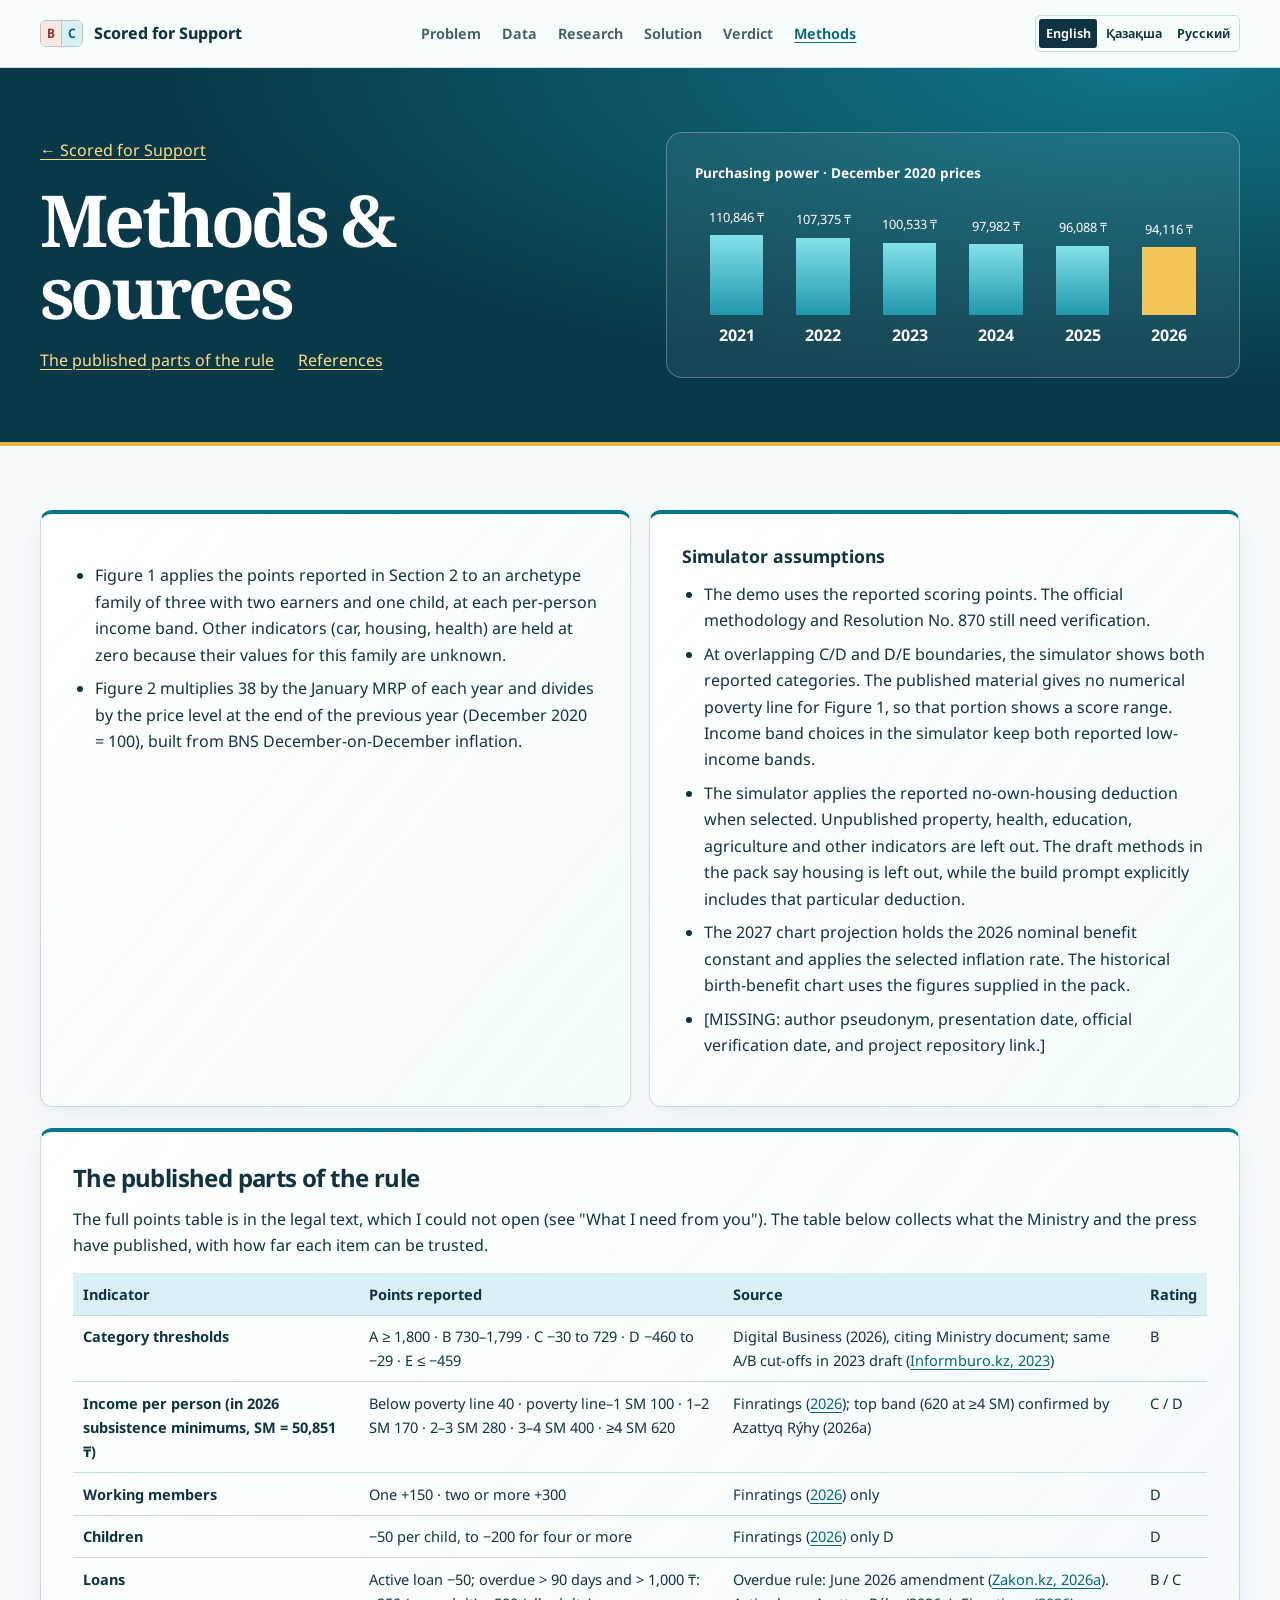
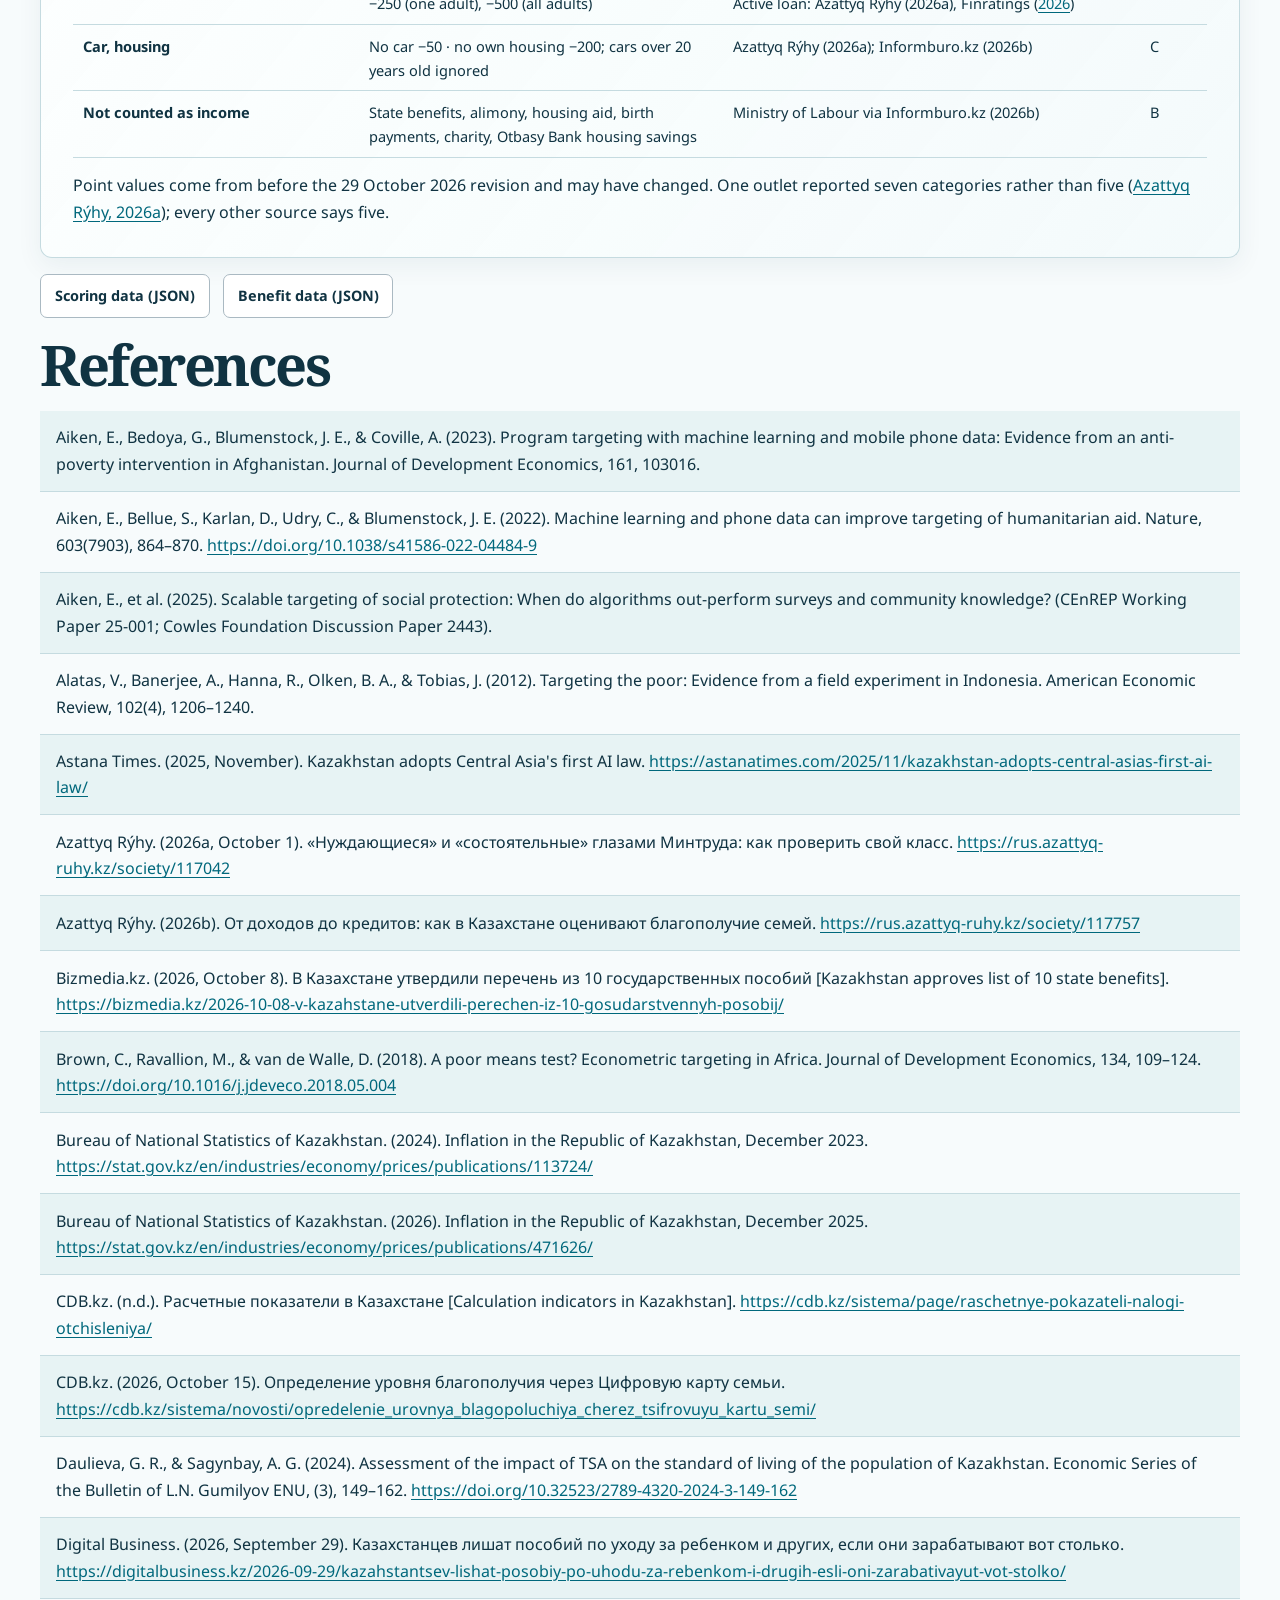
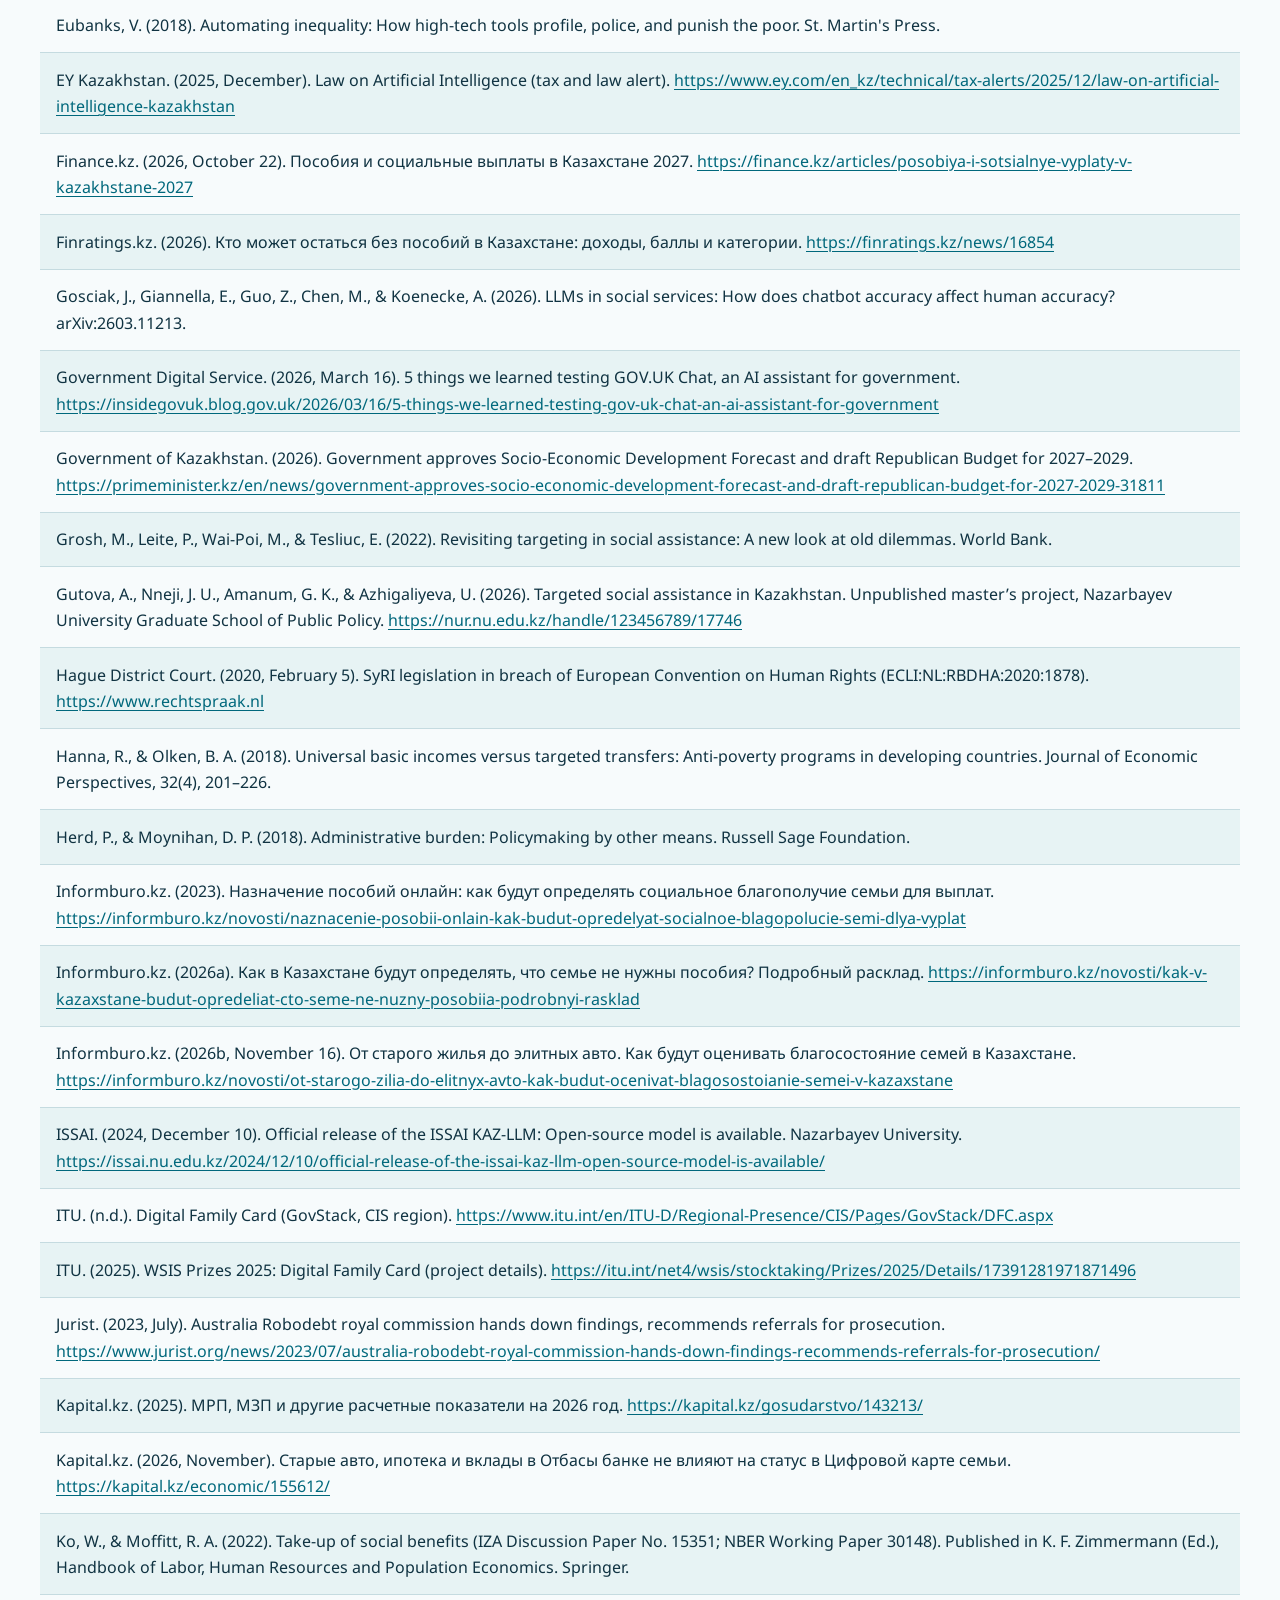
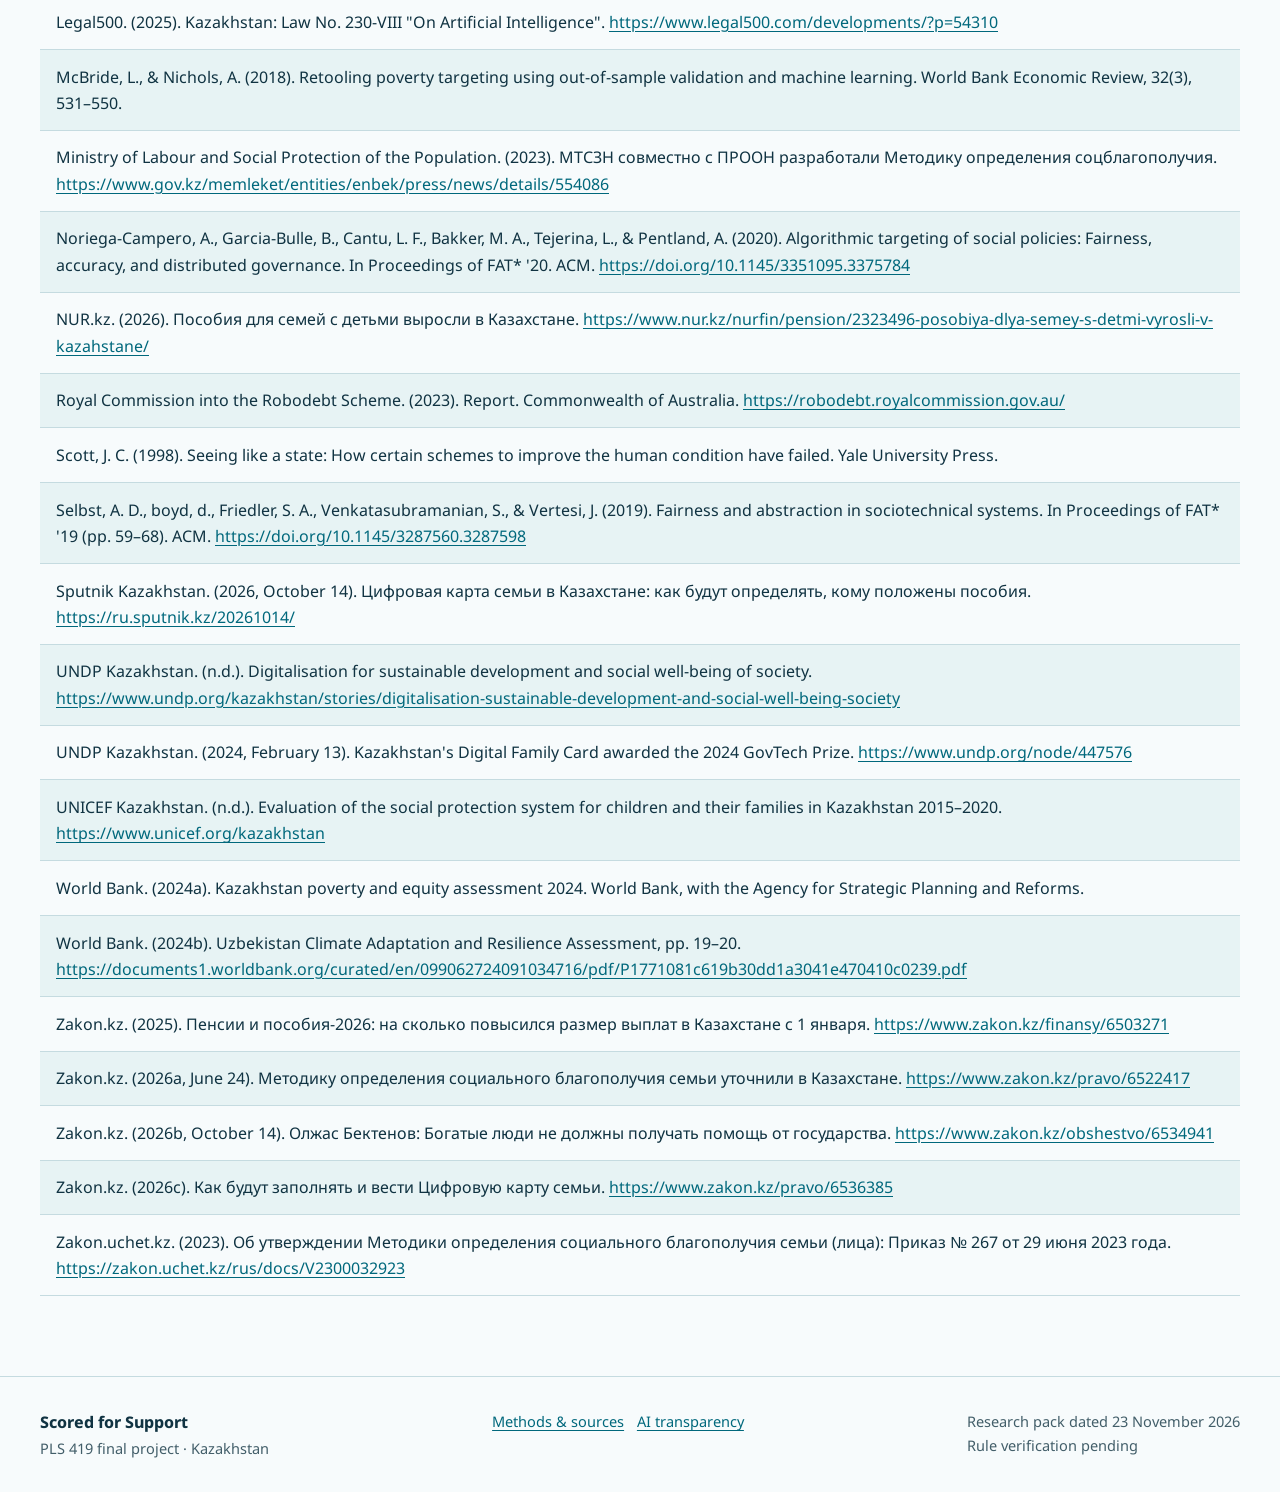
<file: docs/methods/index.html>
<!doctype html>
<html lang="en">
<head>
  <meta charset="utf-8">
  <meta name="viewport" content="width=device-width, initial-scale=1">
  <meta name="description" content="An interactive research project on the Digital Family Card and welfare eligibility in Kazakhstan.">
  <title>Methods &amp; sources · Scored for Support</title>
  <link rel="stylesheet" href="../static/site.css">
<link rel="alternate" hreflang="en" href="./"><link rel="alternate" hreflang="kk" href="../kk/methods/"><link rel="alternate" hreflang="ru" href="../ru/methods/"></head>
<body data-page="methods">
  <a class="skip-link" href="#main">Skip to main content</a>
  <header class="site-header">
    <div class="shell header-row">
      <a class="brand" href="../"><span class="brand-mark" aria-hidden="true"><b>B</b><b>C</b></span> Scored for Support</a>
      <button class="menu-button" type="button" aria-controls="site-nav" aria-expanded="false">Menu</button>
      <nav id="site-nav" aria-label="Main navigation">
        <a href="../#problem">Problem</a>
        <a href="../#data">Data</a>
        <a href="../#research">Research</a>
        <a href="../#solution">Solution</a>
        <a href="../#verdict">Verdict</a>
        <a href="./" aria-current="page">Methods</a>
      </nav>
      <nav class="language-switch" aria-label="Site language">
        <a data-language-link href="./" lang="en" hreflang="en" aria-current="page">English</a>
        <a data-language-link href="../kk/methods/" lang="kk" hreflang="kk" >Қазақша</a>
        <a data-language-link href="../ru/methods/" lang="ru" hreflang="ru" >Русский</a>
      </nav>
    </div>
    <div class="progress-track" aria-hidden="true"><div id="reading-progress"></div></div>
  </header>
  <main id="main" tabindex="-1"><article class="source-page">
  <header class="source-banner"><div class="shell source-heading">
    <div><a href="../">← Scored for Support</a><h1>Methods &amp; sources</h1>
<nav class="source-shortcuts"><a href="#score-rule">The published parts of the rule</a><a href="#references">References</a></nav>    </div>
    <figure class="source-plot"><figcaption>Purchasing power · December 2020 prices</figcaption>
      <div class="source-bars">        <div><span>110,846 ₸</span><i aria-hidden="true" style="height:5.0rem"></i><b>2021</b></div>
        <div><span>107,375 ₸</span><i aria-hidden="true" style="height:4.843431427385743rem"></i><b>2022</b></div>
        <div><span>100,533 ₸</span><i aria-hidden="true" style="height:4.534805044836981rem"></i><b>2023</b></div>
        <div><span>97,982 ₸</span><i aria-hidden="true" style="height:4.4197354888764595rem"></i><b>2024</b></div>
        <div><span>96,088 ₸</span><i aria-hidden="true" style="height:4.33430164372192rem"></i><b>2025</b></div>
        <div><span>94,116 ₸</span><i aria-hidden="true" style="height:4.2453494036771735rem"></i><b>2026</b></div>
</div>
    </figure>
  </div></header>
  <div class="shell source-content">
    <div class="methods-intro"><div class="panel prose"><ul><li>Figure 1 applies the points reported in Section 2 to an archetype family of three with two earners and one child, at each per-person income band. Other indicators (car, housing, health) are held at zero because their values for this family are unknown.</li><li>Figure 2 multiplies 38 by the January MRP of each year and divides by the price level at the end of the previous year (December 2020 = 100), built from BNS December-on-December inflation.</li></ul></div><div class="panel prose"><h4>Simulator assumptions</h4>
<ul><li>The demo uses the reported scoring points. The official methodology and Resolution No. 870 still need verification.</li><li>At overlapping C/D and D/E boundaries, the simulator shows both reported categories. The published material gives no numerical poverty line for Figure 1, so that portion shows a score range. Income band choices in the simulator keep both reported low-income bands.</li><li>The simulator applies the reported no-own-housing deduction when selected. Unpublished property, health, education, agriculture and other indicators are left out. The draft methods in the pack say housing is left out, while the build prompt explicitly includes that particular deduction.</li><li>The 2027 chart projection holds the 2026 nominal benefit constant and applies the selected inflation rate. The historical birth-benefit chart uses the figures supplied in the pack.</li><li>[MISSING: author pseudonym, presentation date, official verification date, and project repository link.]</li></ul></div></div>
    <section class="panel prose" id="score-rule"><h3>The published parts of the rule</h3>
<p>The full points table is in the legal text, which I could not open (see "What I need from you"). The table below collects what the Ministry and the press have published, with how far each item can be trusted.</p>
<div class="table-wrap" tabindex="0" role="region" aria-label="Research table"><table><thead><tr><th scope="col">Indicator</th><th scope="col">Points reported</th><th scope="col">Source</th><th scope="col">Rating</th></tr></thead><tbody><tr><th scope="row">Category thresholds</th><td>A ≥ 1,800 · B 730–1,799 · C −30 to 729 · D −460 to −29 · E ≤ −459</td><td>Digital Business (2026), citing Ministry document; same A/B cut-offs in 2023 draft (<a class="citation" href="./#informburo-kz-2023">Informburo.kz, 2023</a>)</td><td>B</td></tr><tr><th scope="row">Income per person (in 2026 subsistence minimums, SM = 50,851 ₸)</th><td>Below poverty line 40 · poverty line–1 SM 100 · 1–2 SM 170 · 2–3 SM 280 · 3–4 SM 400 · ≥4 SM 620</td><td>Finratings (<a class="citation" href="./#finratings-kz-2026">2026</a>); top band (620 at ≥4 SM) confirmed by Azattyq Rýhy (2026a)</td><td>C / D</td></tr><tr><th scope="row">Working members</th><td>One +150 · two or more +300</td><td>Finratings (<a class="citation" href="./#finratings-kz-2026">2026</a>) only</td><td>D</td></tr><tr><th scope="row">Children</th><td>−50 per child, to −200 for four or more</td><td>Finratings (<a class="citation" href="./#finratings-kz-2026">2026</a>) only D</td><td>D</td></tr><tr><th scope="row">Loans</th><td>Active loan −50; overdue &gt; 90 days and &gt; 1,000 ₸: −250 (one adult), −500 (all adults)</td><td>Overdue rule: June 2026 amendment (<a class="citation" href="./#zakon-kz-2026a">Zakon.kz, 2026a</a>). Active loan: Azattyq Rýhy (2026a), Finratings (<a class="citation" href="./#finratings-kz-2026">2026</a>)</td><td>B / C</td></tr><tr><th scope="row">Car, housing</th><td>No car −50 · no own housing −200; cars over 20 years old ignored</td><td>Azattyq Rýhy (2026a); Informburo.kz (2026b)</td><td>C</td></tr><tr><th scope="row">Not counted as income</th><td>State benefits, alimony, housing aid, birth payments, charity, Otbasy Bank housing savings</td><td>Ministry of Labour via Informburo.kz (2026b)</td><td>B</td></tr></tbody></table></div>
<p>Point values come from before the 29 October 2026 revision and may have changed. One outlet reported seven categories rather than five (<a class="citation" href="./#azattyq-ryhy-2026a">Azattyq Rýhy, 2026a</a>); every other source says five.</p></section>
    <p class="file-links"><a class="button secondary" href="../data/scoring_rule.json">Scoring data (JSON)</a><a class="button secondary" href="../data/birth_benefit_real.json">Benefit data (JSON)</a></p>
    <h2 id="references">References</h2>
    <ul class="references"><li id="aiken-2023">Aiken, E., Bedoya, G., Blumenstock, J. E., &amp; Coville, A. (2023). Program targeting with machine learning and mobile phone data: Evidence from an anti-poverty intervention in Afghanistan. Journal of Development Economics, 161, 103016.</li><li id="aiken-2022">Aiken, E., Bellue, S., Karlan, D., Udry, C., &amp; Blumenstock, J. E. (2022). Machine learning and phone data can improve targeting of humanitarian aid. Nature, 603(7903), 864–870. <a href="https://doi.org/10.1038/s41586-022-04484-9">https://doi.org/10.1038/s41586-022-04484-9</a></li><li id="aiken-2025">Aiken, E., et al. (2025). Scalable targeting of social protection: When do algorithms out-perform surveys and community knowledge? (CEnREP Working Paper 25-001; Cowles Foundation Discussion Paper 2443).</li><li id="alatas-2012">Alatas, V., Banerjee, A., Hanna, R., Olken, B. A., &amp; Tobias, J. (2012). Targeting the poor: Evidence from a field experiment in Indonesia. American Economic Review, 102(4), 1206–1240.</li><li id="astana-times-2025">Astana Times. (2025, November). Kazakhstan adopts Central Asia&#x27;s first AI law. <a href="https://astanatimes.com/2025/11/kazakhstan-adopts-central-asias-first-ai-law/">https://astanatimes.com/2025/11/kazakhstan-adopts-central-asias-first-ai-law/</a></li><li id="azattyq-ryhy-2026a">Azattyq Rýhy. (2026a, October 1). «Нуждающиеся» и «состоятельные» глазами Минтруда: как проверить свой класс. <a href="https://rus.azattyq-ruhy.kz/society/117042">https://rus.azattyq-ruhy.kz/society/117042</a></li><li id="azattyq-ryhy-2026b">Azattyq Rýhy. (2026b). От доходов до кредитов: как в Казахстане оценивают благополучие семей. <a href="https://rus.azattyq-ruhy.kz/society/117757">https://rus.azattyq-ruhy.kz/society/117757</a></li><li id="bizmedia-kz-2026">Bizmedia.kz. (2026, October 8). В Казахстане утвердили перечень из 10 государственных пособий [Kazakhstan approves list of 10 state benefits]. <a href="https://bizmedia.kz/2026-10-08-v-kazahstane-utverdili-perechen-iz-10-gosudarstvennyh-posobij/">https://bizmedia.kz/2026-10-08-v-kazahstane-utverdili-perechen-iz-10-gosudarstvennyh-posobij/</a></li><li id="brown-2018">Brown, C., Ravallion, M., &amp; van de Walle, D. (2018). A poor means test? Econometric targeting in Africa. Journal of Development Economics, 134, 109–124. <a href="https://doi.org/10.1016/j.jdeveco.2018.05.004">https://doi.org/10.1016/j.jdeveco.2018.05.004</a></li><li id="bureau-of-national-statistics-of-kazakhstan-2024">Bureau of National Statistics of Kazakhstan. (2024). Inflation in the Republic of Kazakhstan, December 2023. <a href="https://stat.gov.kz/en/industries/economy/prices/publications/113724/">https://stat.gov.kz/en/industries/economy/prices/publications/113724/</a></li><li id="bureau-of-national-statistics-of-kazakhstan-2026">Bureau of National Statistics of Kazakhstan. (2026). Inflation in the Republic of Kazakhstan, December 2025. <a href="https://stat.gov.kz/en/industries/economy/prices/publications/471626/">https://stat.gov.kz/en/industries/economy/prices/publications/471626/</a></li><li id="cdb-kz-n-d">CDB.kz. (n.d.). Расчетные показатели в Казахстане [Calculation indicators in Kazakhstan]. <a href="https://cdb.kz/sistema/page/raschetnye-pokazateli-nalogi-otchisleniya/">https://cdb.kz/sistema/page/raschetnye-pokazateli-nalogi-otchisleniya/</a></li><li id="cdb-kz-2026">CDB.kz. (2026, October 15). Определение уровня благополучия через Цифровую карту семьи. <a href="https://cdb.kz/sistema/novosti/opredelenie_urovnya_blagopoluchiya_cherez_tsifrovuyu_kartu_semi/">https://cdb.kz/sistema/novosti/opredelenie_urovnya_blagopoluchiya_cherez_tsifrovuyu_kartu_semi/</a></li><li id="daulieva-2024">Daulieva, G. R., &amp; Sagynbay, A. G. (2024). Assessment of the impact of TSA on the standard of living of the population of Kazakhstan. Economic Series of the Bulletin of L.N. Gumilyov ENU, (3), 149–162. <a href="https://doi.org/10.32523/2789-4320-2024-3-149-162">https://doi.org/10.32523/2789-4320-2024-3-149-162</a></li><li id="digital-business-2026">Digital Business. (2026, September 29). Казахстанцев лишат пособий по уходу за ребенком и других, если они зарабатывают вот столько. <a href="https://digitalbusiness.kz/2026-09-29/kazahstantsev-lishat-posobiy-po-uhodu-za-rebenkom-i-drugih-esli-oni-zarabativayut-vot-stolko/">https://digitalbusiness.kz/2026-09-29/kazahstantsev-lishat-posobiy-po-uhodu-za-rebenkom-i-drugih-esli-oni-zarabativayut-vot-stolko/</a></li><li id="eubanks-2018">Eubanks, V. (2018). Automating inequality: How high-tech tools profile, police, and punish the poor. St. Martin's Press.</li><li id="ey-kazakhstan-2025">EY Kazakhstan. (2025, December). Law on Artificial Intelligence (tax and law alert). <a href="https://www.ey.com/en_kz/technical/tax-alerts/2025/12/law-on-artificial-intelligence-kazakhstan">https://www.ey.com/en_kz/technical/tax-alerts/2025/12/law-on-artificial-intelligence-kazakhstan</a></li><li id="finance-kz-2026">Finance.kz. (2026, October 22). Пособия и социальные выплаты в Казахстане 2027. <a href="https://finance.kz/articles/posobiya-i-sotsialnye-vyplaty-v-kazakhstane-2027">https://finance.kz/articles/posobiya-i-sotsialnye-vyplaty-v-kazakhstane-2027</a></li><li id="finratings-kz-2026">Finratings.kz. (2026). Кто может остаться без пособий в Казахстане: доходы, баллы и категории. <a href="https://finratings.kz/news/16854">https://finratings.kz/news/16854</a></li><li id="gosciak-2026">Gosciak, J., Giannella, E., Guo, Z., Chen, M., &amp; Koenecke, A. (2026). LLMs in social services: How does chatbot accuracy affect human accuracy? arXiv:2603.11213.</li><li id="government-digital-service-2026">Government Digital Service. (2026, March 16). 5 things we learned testing GOV.UK Chat, an AI assistant for government. <a href="https://insidegovuk.blog.gov.uk/2026/03/16/5-things-we-learned-testing-gov-uk-chat-an-ai-assistant-for-government">https://insidegovuk.blog.gov.uk/2026/03/16/5-things-we-learned-testing-gov-uk-chat-an-ai-assistant-for-government</a></li><li id="government-of-kazakhstan-2026">Government of Kazakhstan. (2026). Government approves Socio-Economic Development Forecast and draft Republican Budget for 2027–2029. <a href="https://primeminister.kz/en/news/government-approves-socio-economic-development-forecast-and-draft-republican-budget-for-2027-2029-31811">https://primeminister.kz/en/news/government-approves-socio-economic-development-forecast-and-draft-republican-budget-for-2027-2029-31811</a></li><li id="grosh-2022">Grosh, M., Leite, P., Wai-Poi, M., &amp; Tesliuc, E. (2022). Revisiting targeting in social assistance: A new look at old dilemmas. World Bank.</li><li id="gutova-2026">Gutova, A., Nneji, J. U., Amanum, G. K., &amp; Azhigaliyeva, U. (2026). Targeted social assistance in Kazakhstan. Unpublished master’s project, Nazarbayev University Graduate School of Public Policy. <a href="https://nur.nu.edu.kz/handle/123456789/17746">https://nur.nu.edu.kz/handle/123456789/17746</a></li><li id="hague-district-court-2020">Hague District Court. (2020, February 5). SyRI legislation in breach of European Convention on Human Rights (ECLI:NL:RBDHA:2020:1878). <a href="https://www.rechtspraak.nl">https://www.rechtspraak.nl</a></li><li id="hanna-2018">Hanna, R., &amp; Olken, B. A. (2018). Universal basic incomes versus targeted transfers: Anti-poverty programs in developing countries. Journal of Economic Perspectives, 32(4), 201–226.</li><li id="herd-2018">Herd, P., &amp; Moynihan, D. P. (2018). Administrative burden: Policymaking by other means. Russell Sage Foundation.</li><li id="informburo-kz-2023">Informburo.kz. (2023). Назначение пособий онлайн: как будут определять социальное благополучие семьи для выплат. <a href="https://informburo.kz/novosti/naznacenie-posobii-onlain-kak-budut-opredelyat-socialnoe-blagopolucie-semi-dlya-vyplat">https://informburo.kz/novosti/naznacenie-posobii-onlain-kak-budut-opredelyat-socialnoe-blagopolucie-semi-dlya-vyplat</a></li><li id="informburo-kz-2026a">Informburo.kz. (2026a). Как в Казахстане будут определять, что семье не нужны пособия? Подробный расклад. <a href="https://informburo.kz/novosti/kak-v-kazaxstane-budut-opredeliat-cto-seme-ne-nuzny-posobiia-podrobnyi-rasklad">https://informburo.kz/novosti/kak-v-kazaxstane-budut-opredeliat-cto-seme-ne-nuzny-posobiia-podrobnyi-rasklad</a></li><li id="informburo-kz-2026b">Informburo.kz. (2026b, November 16). От старого жилья до элитных авто. Как будут оценивать благосостояние семей в Казахстане. <a href="https://informburo.kz/novosti/ot-starogo-zilia-do-elitnyx-avto-kak-budut-ocenivat-blagosostoianie-semei-v-kazaxstane">https://informburo.kz/novosti/ot-starogo-zilia-do-elitnyx-avto-kak-budut-ocenivat-blagosostoianie-semei-v-kazaxstane</a></li><li id="issai-2024">ISSAI. (2024, December 10). Official release of the ISSAI KAZ-LLM: Open-source model is available. Nazarbayev University. <a href="https://issai.nu.edu.kz/2024/12/10/official-release-of-the-issai-kaz-llm-open-source-model-is-available/">https://issai.nu.edu.kz/2024/12/10/official-release-of-the-issai-kaz-llm-open-source-model-is-available/</a></li><li id="itu-n-d">ITU. (n.d.). Digital Family Card (GovStack, CIS region). <a href="https://www.itu.int/en/ITU-D/Regional-Presence/CIS/Pages/GovStack/DFC.aspx">https://www.itu.int/en/ITU-D/Regional-Presence/CIS/Pages/GovStack/DFC.aspx</a></li><li id="itu-2025">ITU. (2025). WSIS Prizes 2025: Digital Family Card (project details). <a href="https://itu.int/net4/wsis/stocktaking/Prizes/2025/Details/17391281971871496">https://itu.int/net4/wsis/stocktaking/Prizes/2025/Details/17391281971871496</a></li><li id="jurist-2023">Jurist. (2023, July). Australia Robodebt royal commission hands down findings, recommends referrals for prosecution. <a href="https://www.jurist.org/news/2023/07/australia-robodebt-royal-commission-hands-down-findings-recommends-referrals-for-prosecution/">https://www.jurist.org/news/2023/07/australia-robodebt-royal-commission-hands-down-findings-recommends-referrals-for-prosecution/</a></li><li id="kapital-kz-2025">Kapital.kz. (2025). МРП, МЗП и другие расчетные показатели на 2026 год. <a href="https://kapital.kz/gosudarstvo/143213/">https://kapital.kz/gosudarstvo/143213/</a></li><li id="kapital-kz-2026">Kapital.kz. (2026, November). Старые авто, ипотека и вклады в Отбасы банке не влияют на статус в Цифровой карте семьи. <a href="https://kapital.kz/economic/155612/">https://kapital.kz/economic/155612/</a></li><li id="ko-2022">Ko, W., &amp; Moffitt, R. A. (2022). Take-up of social benefits (IZA Discussion Paper No. 15351; NBER Working Paper 30148). Published in K. F. Zimmermann (Ed.), Handbook of Labor, Human Resources and Population Economics. Springer.</li><li id="legal500-2025">Legal500. (2025). Kazakhstan: Law No. 230-VIII &quot;On Artificial Intelligence&quot;. <a href="https://www.legal500.com/developments/?p=54310">https://www.legal500.com/developments/?p=54310</a></li><li id="mcbride-2018">McBride, L., &amp; Nichols, A. (2018). Retooling poverty targeting using out-of-sample validation and machine learning. World Bank Economic Review, 32(3), 531–550.</li><li id="ministry-of-labour-and-social-protection-of-the-population-2023">Ministry of Labour and Social Protection of the Population. (2023). МТСЗН совместно с ПРООН разработали Методику определения соцблагополучия. <a href="https://www.gov.kz/memleket/entities/enbek/press/news/details/554086">https://www.gov.kz/memleket/entities/enbek/press/news/details/554086</a></li><li id="noriega-campero-2020">Noriega-Campero, A., Garcia-Bulle, B., Cantu, L. F., Bakker, M. A., Tejerina, L., &amp; Pentland, A. (2020). Algorithmic targeting of social policies: Fairness, accuracy, and distributed governance. In Proceedings of FAT* &#x27;20. ACM. <a href="https://doi.org/10.1145/3351095.3375784">https://doi.org/10.1145/3351095.3375784</a></li><li id="nur-kz-2026">NUR.kz. (2026). Пособия для семей с детьми выросли в Казахстане. <a href="https://www.nur.kz/nurfin/pension/2323496-posobiya-dlya-semey-s-detmi-vyrosli-v-kazahstane/">https://www.nur.kz/nurfin/pension/2323496-posobiya-dlya-semey-s-detmi-vyrosli-v-kazahstane/</a></li><li id="royal-commission-into-the-robodebt-scheme-2023">Royal Commission into the Robodebt Scheme. (2023). Report. Commonwealth of Australia. <a href="https://robodebt.royalcommission.gov.au/">https://robodebt.royalcommission.gov.au/</a></li><li id="scott-1998">Scott, J. C. (1998). Seeing like a state: How certain schemes to improve the human condition have failed. Yale University Press.</li><li id="selbst-2019">Selbst, A. D., boyd, d., Friedler, S. A., Venkatasubramanian, S., &amp; Vertesi, J. (2019). Fairness and abstraction in sociotechnical systems. In Proceedings of FAT* &#x27;19 (pp. 59–68). ACM. <a href="https://doi.org/10.1145/3287560.3287598">https://doi.org/10.1145/3287560.3287598</a></li><li id="sputnik-kazakhstan-2026">Sputnik Kazakhstan. (2026, October 14). Цифровая карта семьи в Казахстане: как будут определять, кому положены пособия. <a href="https://ru.sputnik.kz/20261014/">https://ru.sputnik.kz/20261014/</a></li><li id="undp-kazakhstan-n-d">UNDP Kazakhstan. (n.d.). Digitalisation for sustainable development and social well-being of society. <a href="https://www.undp.org/kazakhstan/stories/digitalisation-sustainable-development-and-social-well-being-society">https://www.undp.org/kazakhstan/stories/digitalisation-sustainable-development-and-social-well-being-society</a></li><li id="undp-kazakhstan-2024">UNDP Kazakhstan. (2024, February 13). Kazakhstan&#x27;s Digital Family Card awarded the 2024 GovTech Prize. <a href="https://www.undp.org/node/447576">https://www.undp.org/node/447576</a></li><li id="unicef-kazakhstan-n-d">UNICEF Kazakhstan. (n.d.). Evaluation of the social protection system for children and their families in Kazakhstan 2015–2020. <a href="https://www.unicef.org/kazakhstan">https://www.unicef.org/kazakhstan</a></li><li id="world-bank-2024a">World Bank. (2024a). Kazakhstan poverty and equity assessment 2024. World Bank, with the Agency for Strategic Planning and Reforms.</li><li id="world-bank-2024b">World Bank. (2024b). Uzbekistan Climate Adaptation and Resilience Assessment, pp. 19–20. <a href="https://documents1.worldbank.org/curated/en/099062724091034716/pdf/P1771081c619b30dd1a3041e470410c0239.pdf">https://documents1.worldbank.org/curated/en/099062724091034716/pdf/P1771081c619b30dd1a3041e470410c0239.pdf</a></li><li id="zakon-kz-2025">Zakon.kz. (2025). Пенсии и пособия-2026: на сколько повысился размер выплат в Казахстане с 1 января. <a href="https://www.zakon.kz/finansy/6503271">https://www.zakon.kz/finansy/6503271</a></li><li id="zakon-kz-2026a">Zakon.kz. (2026a, June 24). Методику определения социального благополучия семьи уточнили в Казахстане. <a href="https://www.zakon.kz/pravo/6522417">https://www.zakon.kz/pravo/6522417</a></li><li id="zakon-kz-2026b">Zakon.kz. (2026b, October 14). Олжас Бектенов: Богатые люди не должны получать помощь от государства. <a href="https://www.zakon.kz/obshestvo/6534941">https://www.zakon.kz/obshestvo/6534941</a></li><li id="zakon-kz-2026c">Zakon.kz. (2026c). Как будут заполнять и вести Цифровую карту семьи. <a href="https://www.zakon.kz/pravo/6536385">https://www.zakon.kz/pravo/6536385</a></li><li id="zakon-uchet-kz-2023">Zakon.uchet.kz. (2023). Об утверждении Методики определения социального благополучия семьи (лица): Приказ № 267 от 29 июня 2023 года. <a href="https://zakon.uchet.kz/rus/docs/V2300032923">https://zakon.uchet.kz/rus/docs/V2300032923</a></li></ul>
  </div>
</article>
</main>
  <footer class="site-footer">
    <div class="shell footer-row">
      <div><a class="brand" href="../">Scored for Support</a><p>PLS 419 final project · Kazakhstan</p></div>
      <nav aria-label="Project information"><a href="./">Methods &amp; sources</a><a href="../about/">AI transparency</a></nav>
      <p>Research pack dated <time datetime="2026-11-23">23 November 2026</time><br>Rule verification pending</p>
    </div>
  </footer>
  <script type="application/json" id="site-messages">{"assumed": "{amount} assumed", "band": "Income band", "benefitExcluded": "Birth benefit example \u00b7 {amount} to \u20b80", "benefitIncluded": "Birth benefit example \u00b7 {amount} before the A/B exclusion", "category": "Category", "chartData": "Chart data", "cliffSummary": "At {threshold} per person the score moves from {low} ({lowCat}) to {high} ({highCat}). For positive income below {minimum}, two scores are shown because the exact poverty-line amount is unclear in the draft.", "componentCar": "Car ownership", "componentChildren": "Children", "componentDebt": "Overdue debt", "componentHousing": "Housing", "componentIncome": "Income per person", "componentLoan": "Active loan", "componentWork": "Working members", "copy": "Copy the selected scenario link.", "incomeAmount": "{amount} tenge per person", "january": "January", "loadError": "Interactive data could not load. Refresh the page to retry.", "nominal": "Nominal", "points": "{points} points \u00b7 {categories}", "projectedYear": "{year} projection", "projection": "Projection \u00b7 January {year}: {amount} in {basis} prices at {rate}% inflation, assuming the nominal benefit stays at {nominal}.", "real": "Real \u00b7 {basis} prices", "realTable": "Real ({basis} prices)", "score": "Score", "shared": "Scenario link copied.", "simAmbiguous": "Two reported category ranges overlap at this score.", "simExcluded": "Falls in A/B under the reported exclusion rule.", "simIncluded": "Falls outside A/B under the reported rule."}</script>
  <script type="module" src="../static/site.mjs"></script>
</body>
</html>
</file>
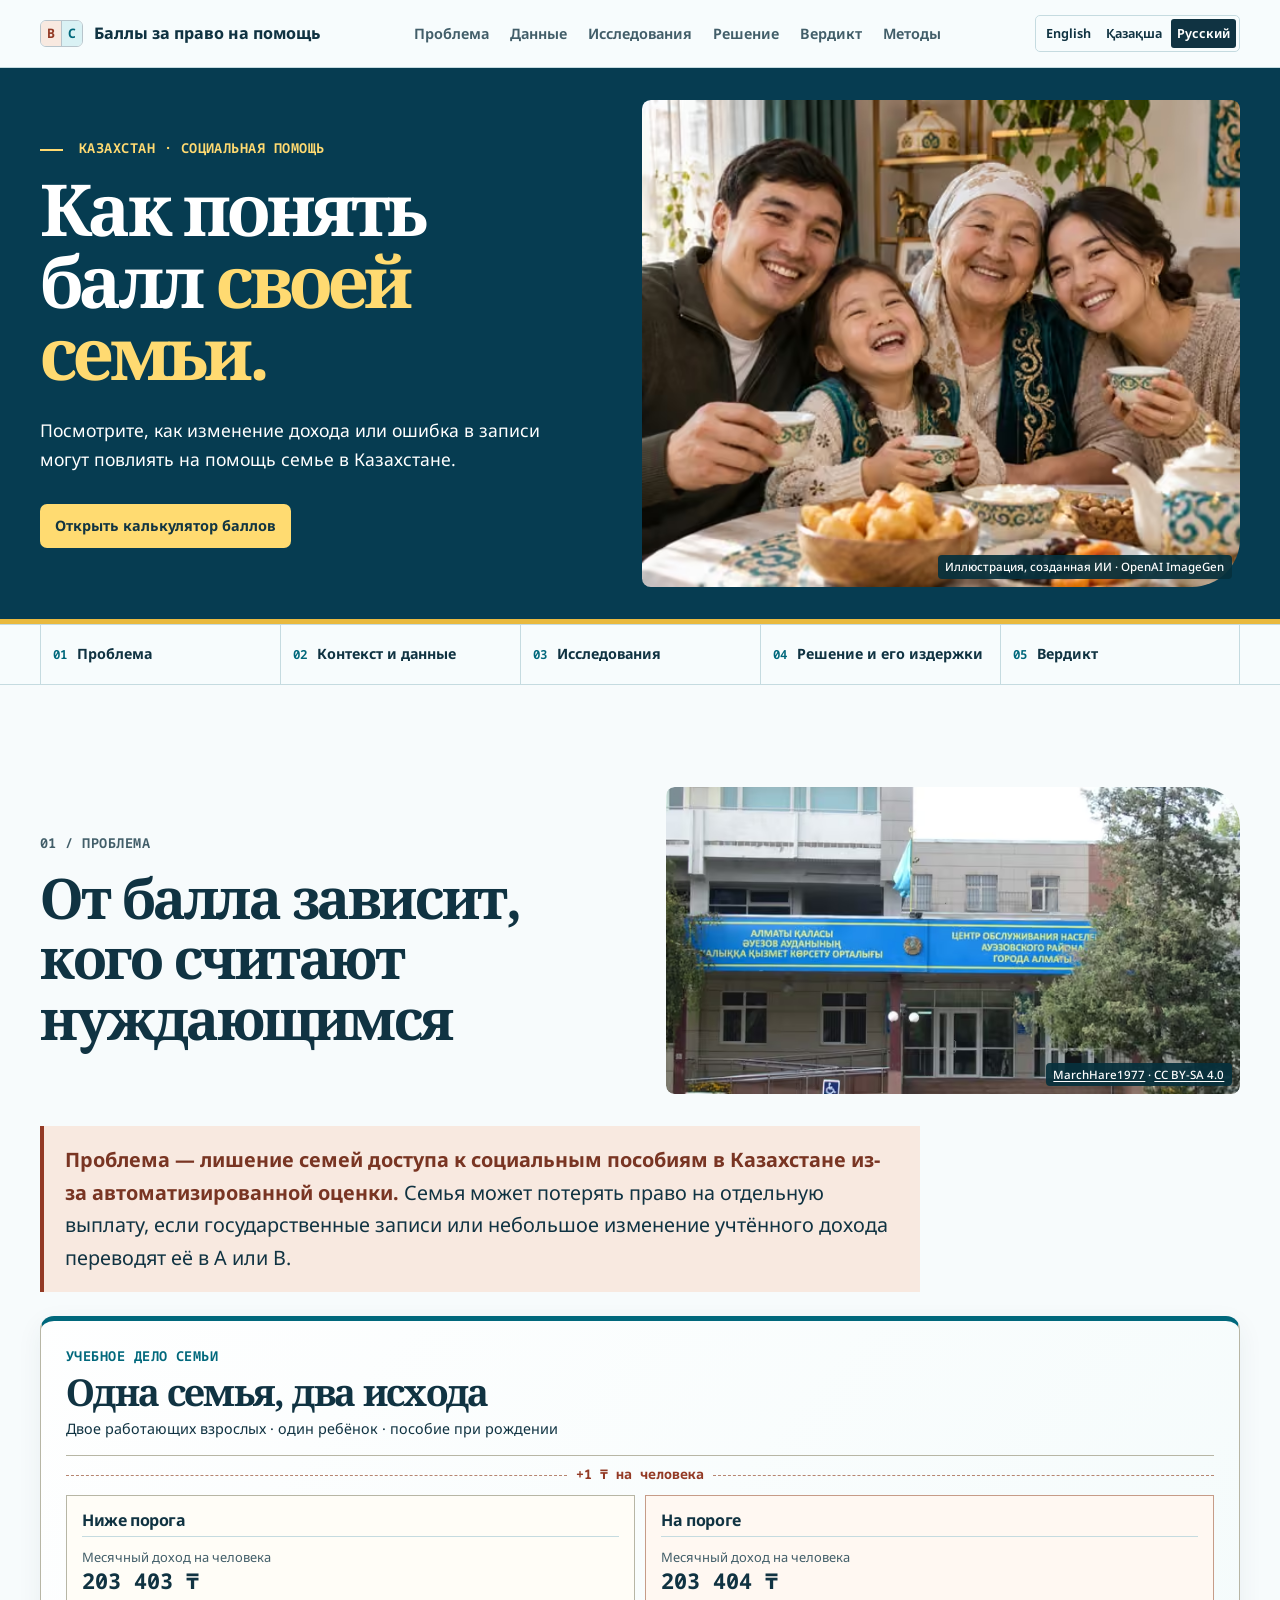
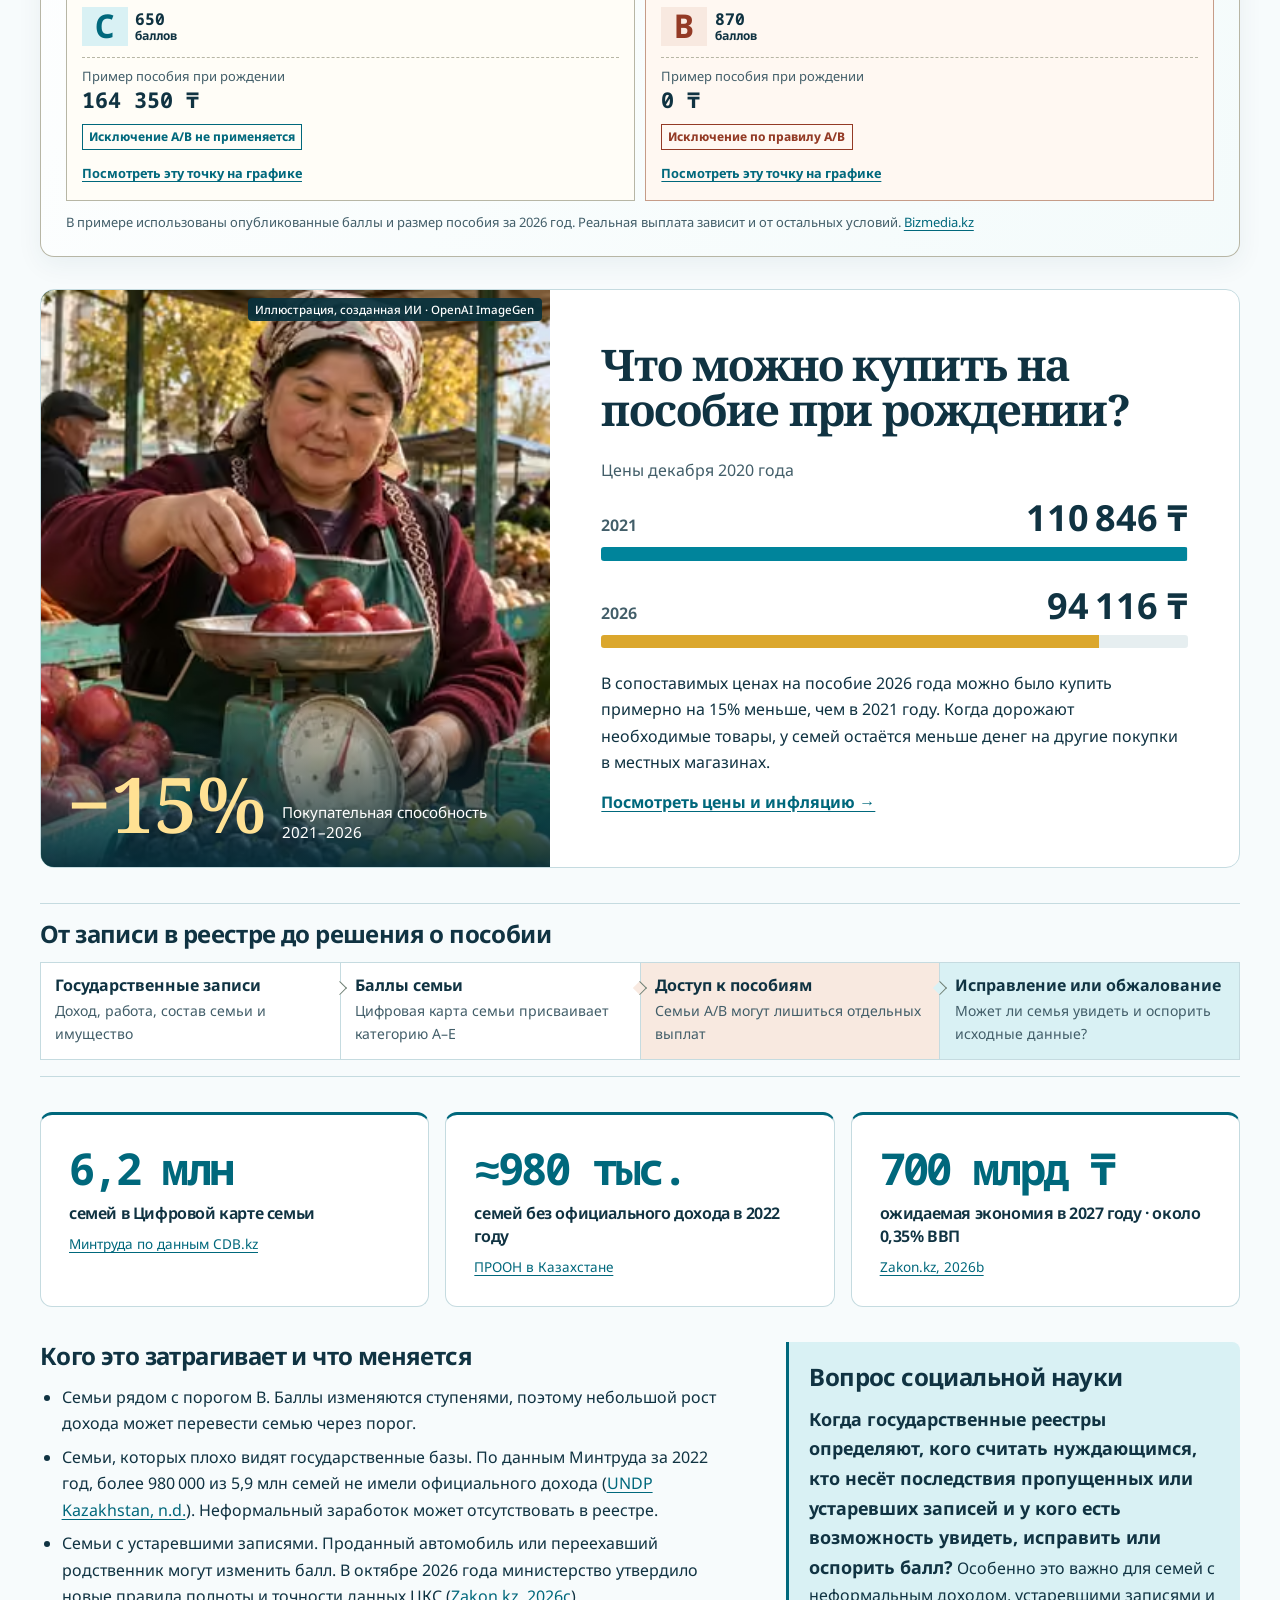
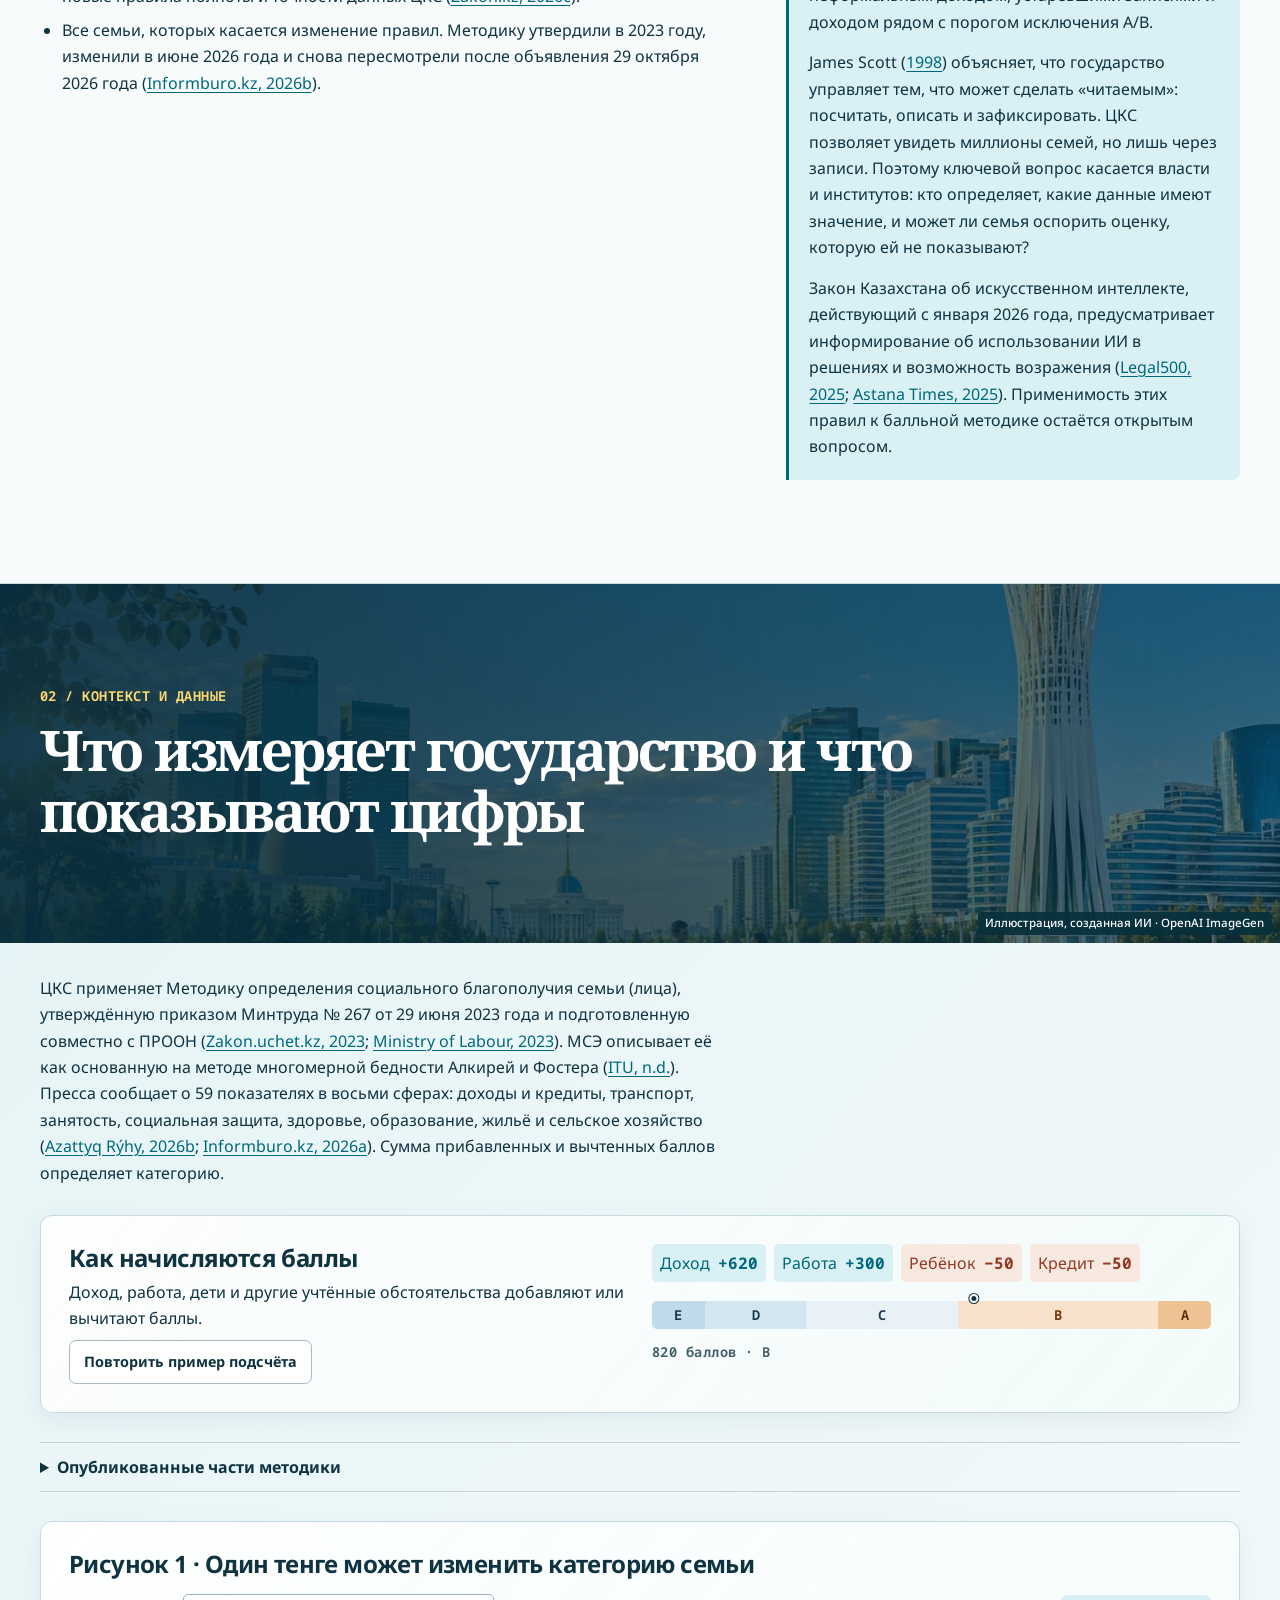
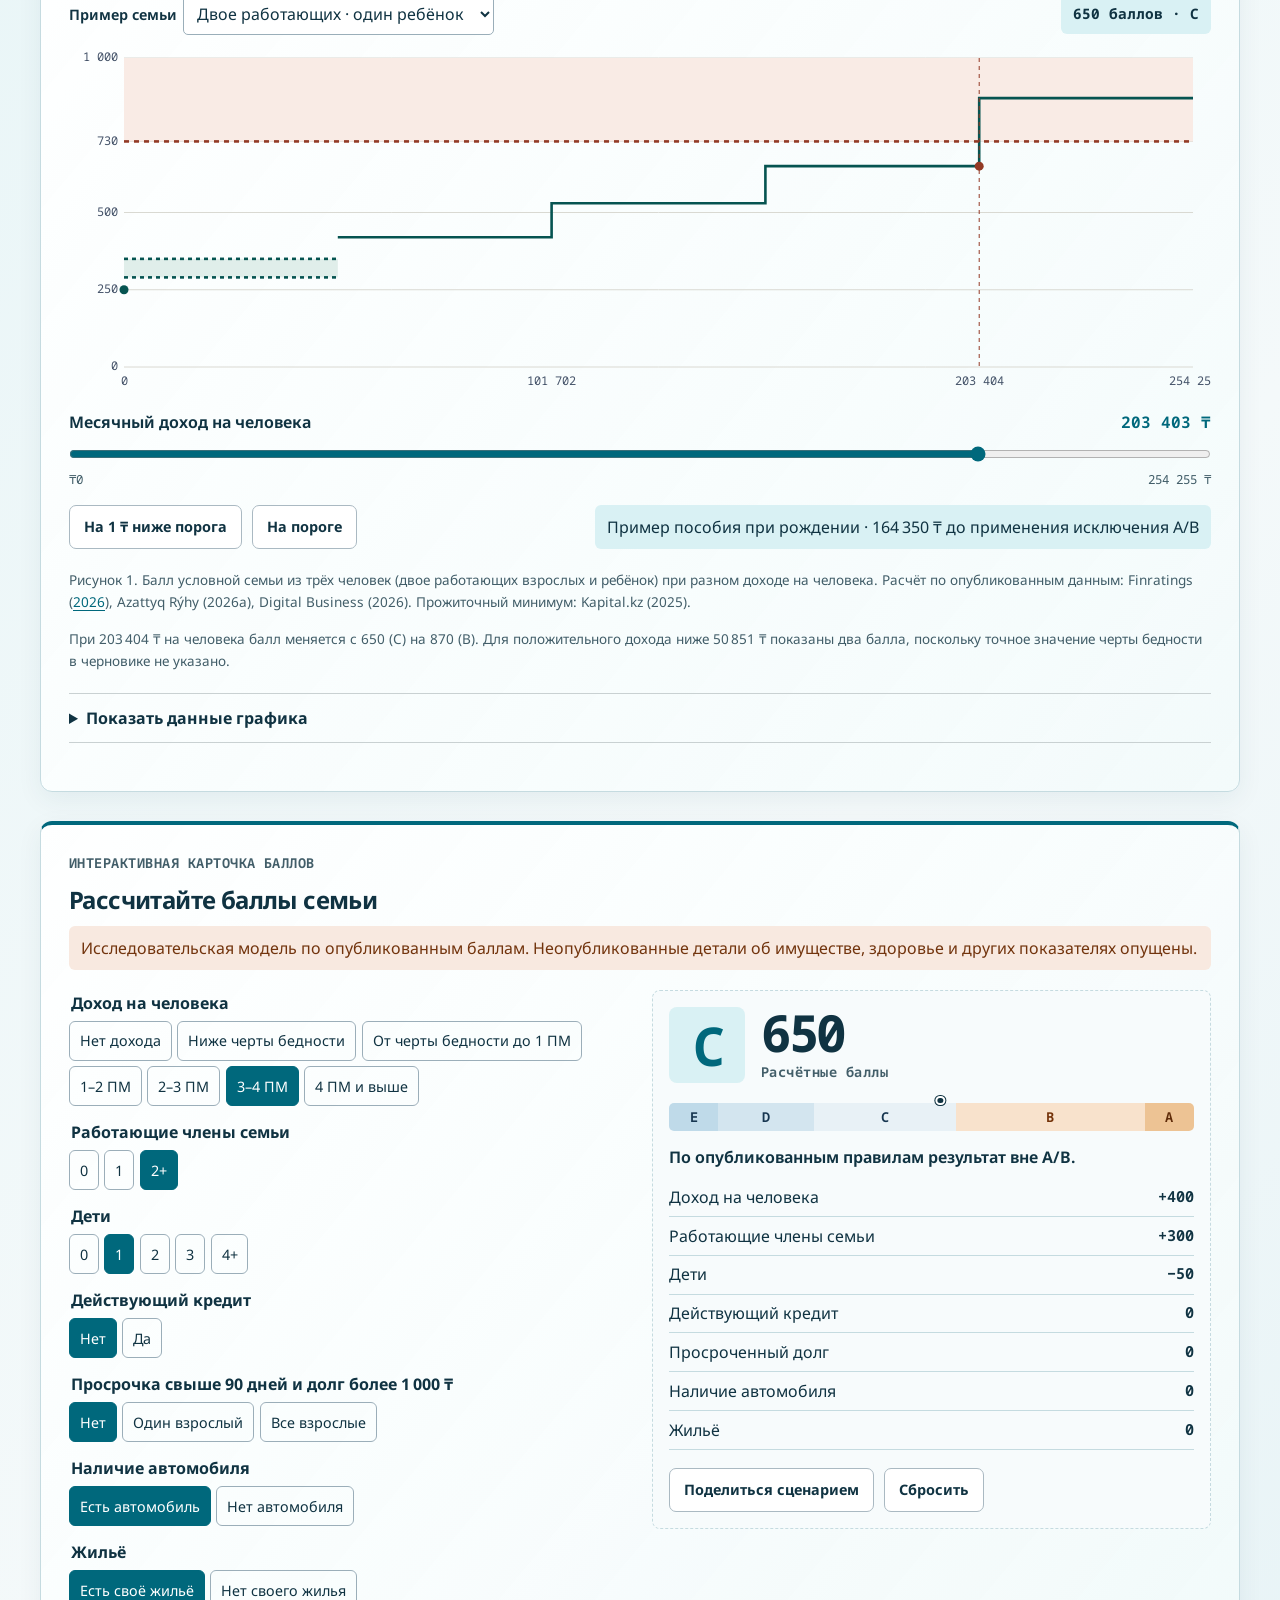
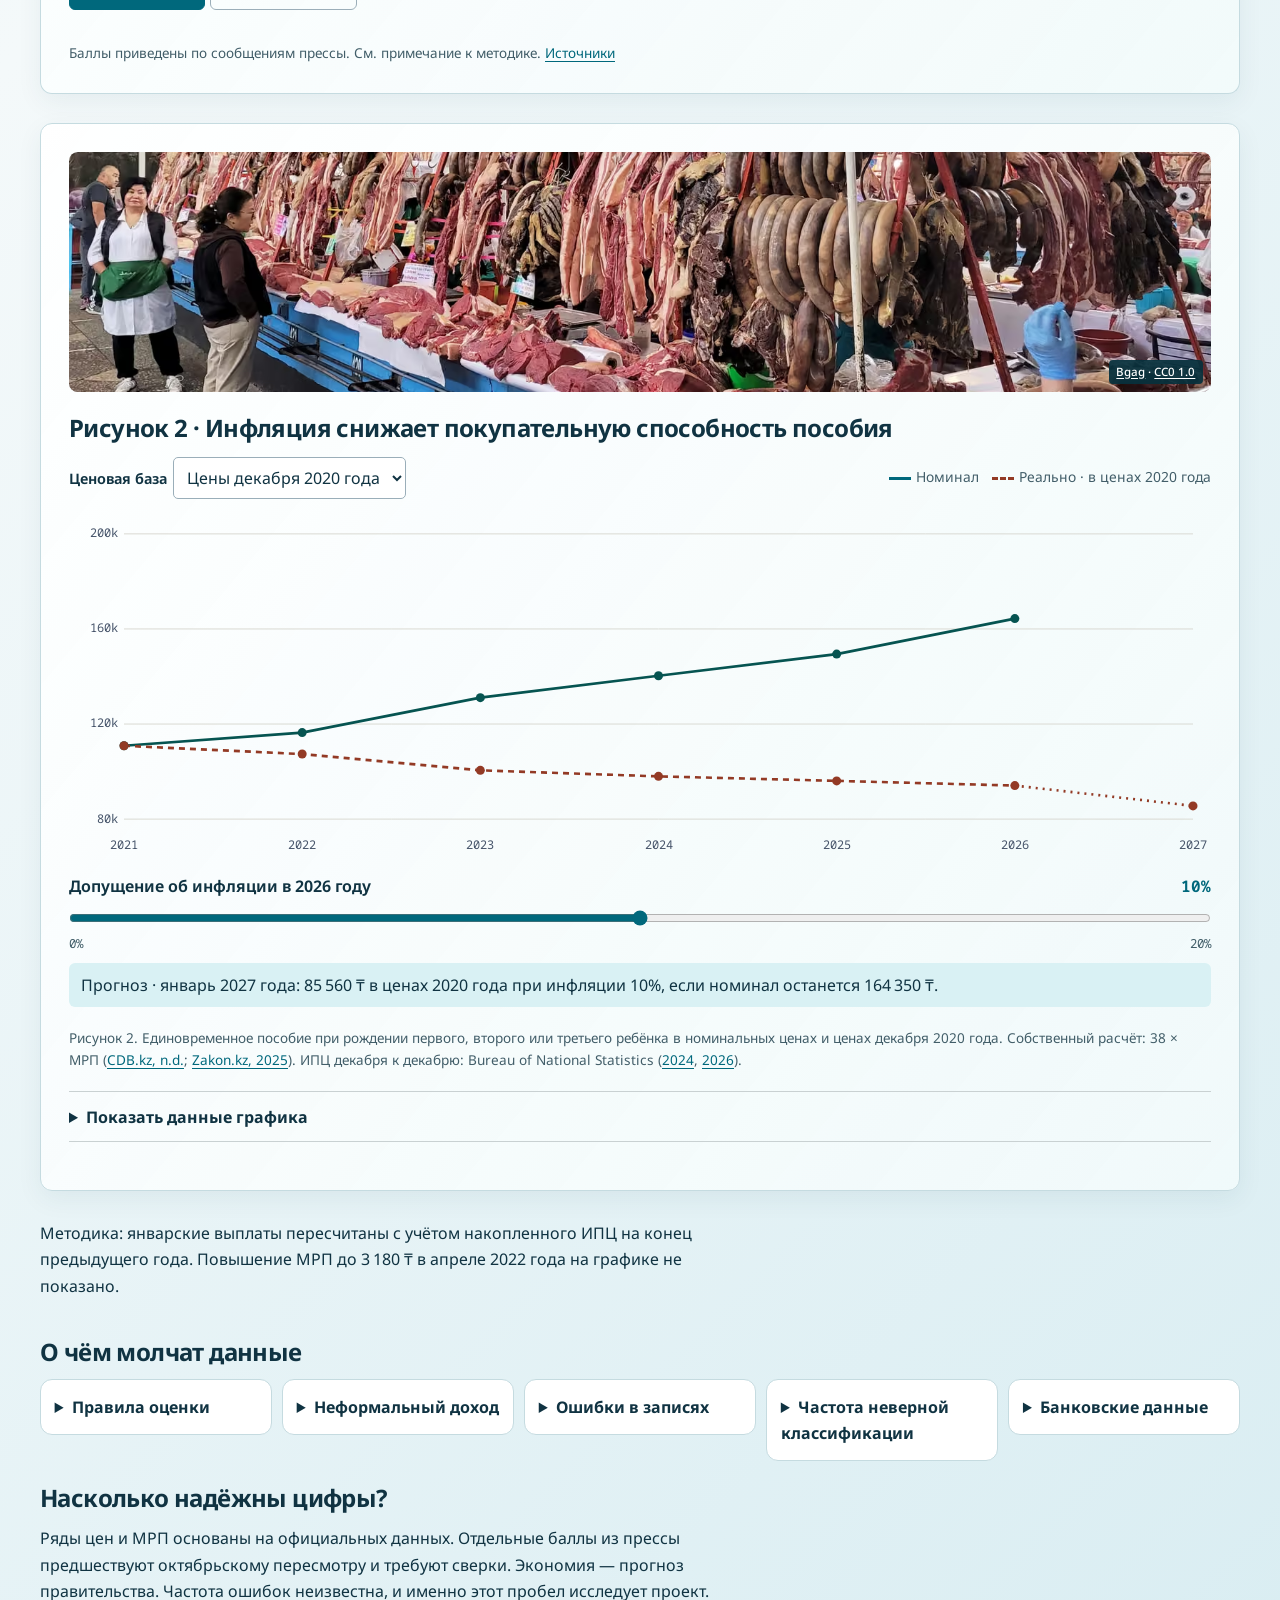
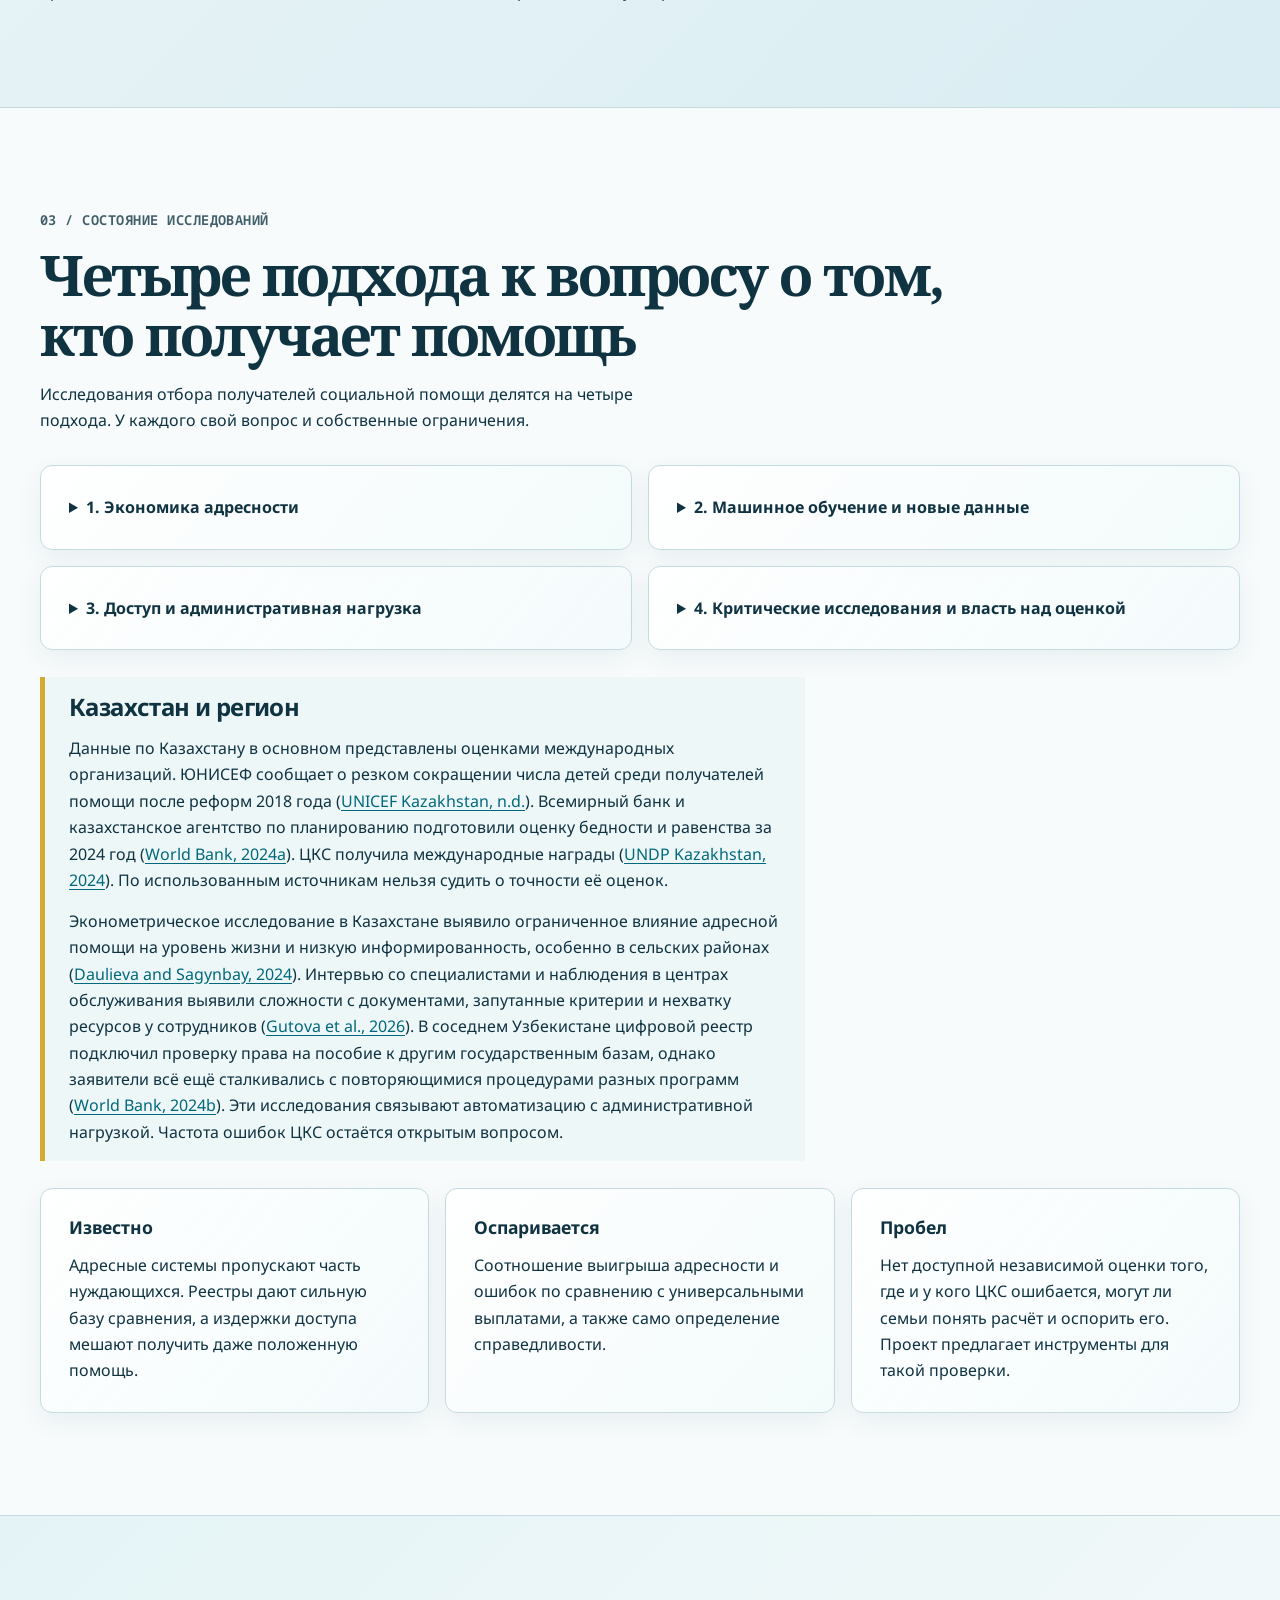
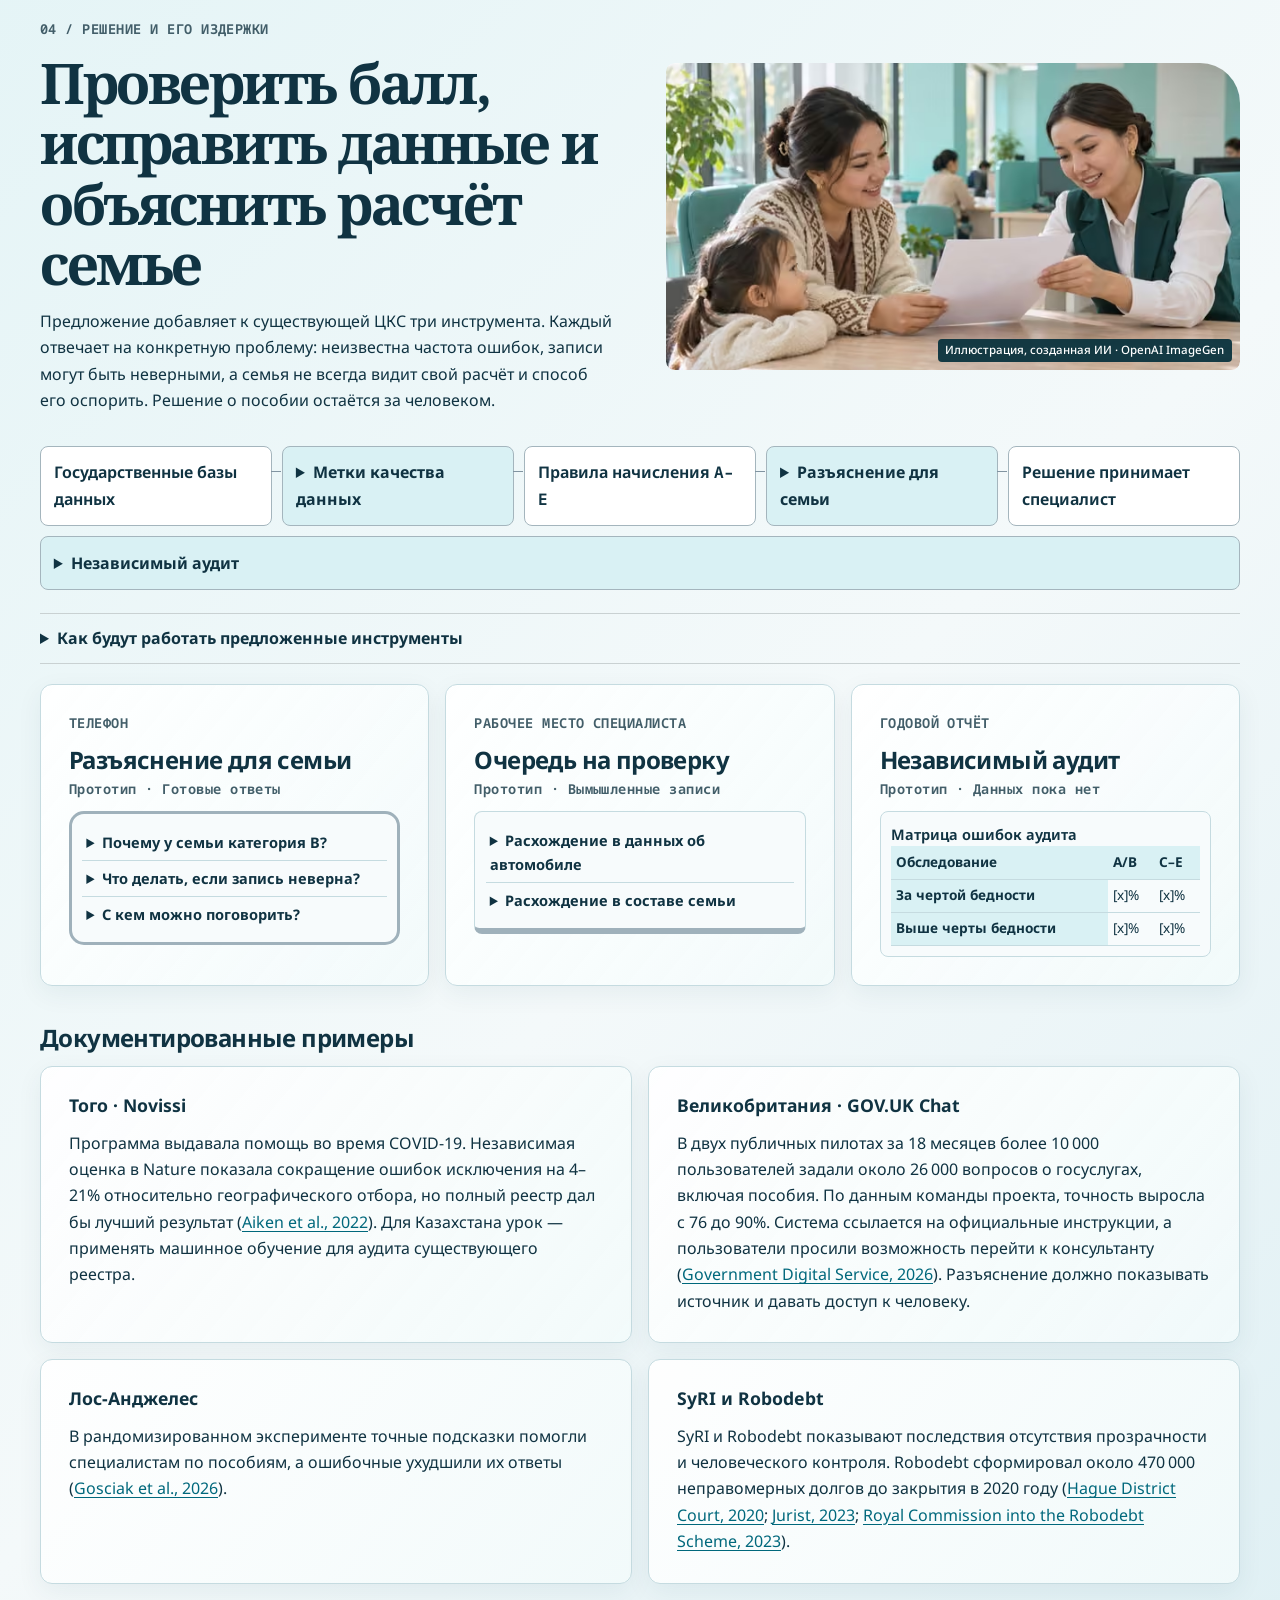
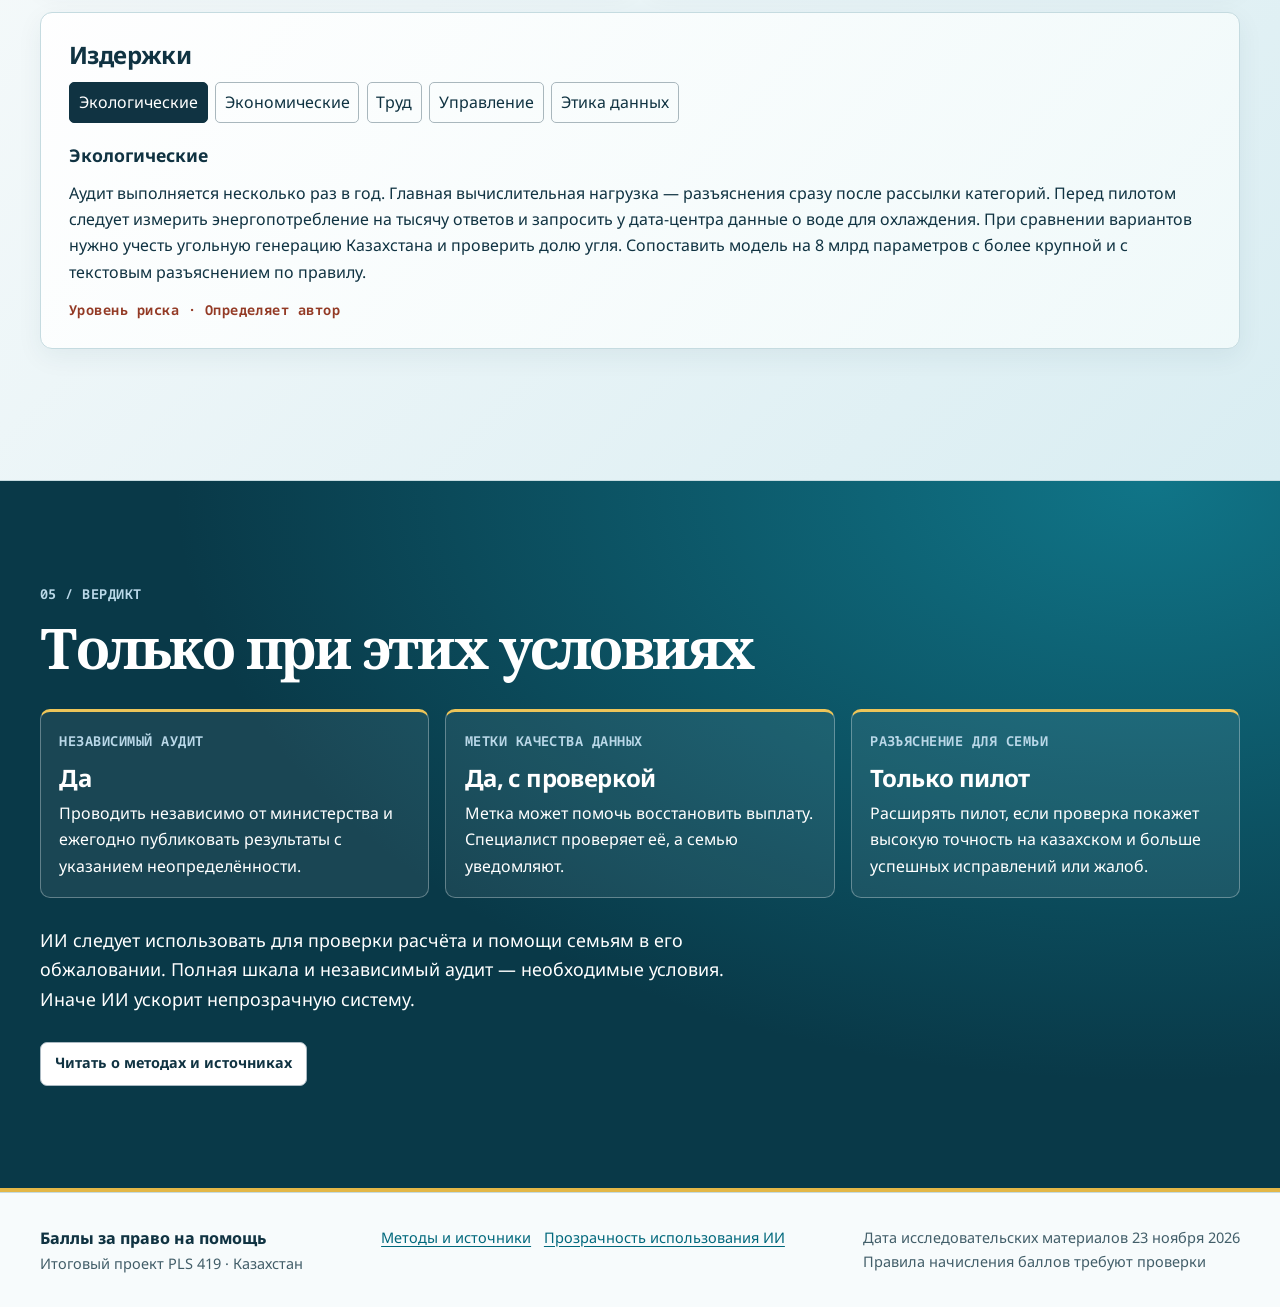
<file: docs/ru/index.html>
<!doctype html>
<html lang="ru">
<head>
  <meta charset="utf-8">
  <meta name="viewport" content="width=device-width, initial-scale=1">
  <meta name="description" content="Интерактивное исследование Цифровой карты семьи и доступа к социальной помощи в Казахстане.">
  <title>Баллы за право на помощь</title>
  <link rel="stylesheet" href="../static/site.css">
<link rel="alternate" hreflang="en" href="../"><link rel="alternate" hreflang="kk" href="../kk/"><link rel="alternate" hreflang="ru" href="./"></head>
<body data-page="home">
  <a class="skip-link" href="#main">Перейти к основному содержанию</a>
  <header class="site-header">
    <div class="shell header-row">
      <a class="brand" href="./"><span class="brand-mark" aria-hidden="true"><b>B</b><b>C</b></span> Баллы за право на помощь</a>
      <button class="menu-button" type="button" aria-controls="site-nav" aria-expanded="false">Меню</button>
      <nav id="site-nav" aria-label="Основная навигация">
        <a href="#problem">Проблема</a>
        <a href="#data">Данные</a>
        <a href="#research">Исследования</a>
        <a href="#solution">Решение</a>
        <a href="#verdict">Вердикт</a>
        <a href="./methods/" >Методы</a>
      </nav>
      <nav class="language-switch" aria-label="Язык сайта">
        <a data-language-link href="../" lang="en" hreflang="en" >English</a>
        <a data-language-link href="../kk/" lang="kk" hreflang="kk" >Қазақша</a>
        <a data-language-link href="./" lang="ru" hreflang="ru" aria-current="page">Русский</a>
      </nav>
    </div>
    <div class="progress-track" aria-hidden="true"><div id="reading-progress"></div></div>
  </header>
  <main id="main" tabindex="-1"><section class="hero">
  <div class="shell hero-grid">
    <div>
      <p class="eyebrow"><span></span> Казахстан · Социальная помощь</p>
      <h1>Как понять балл <em>своей семьи.</em></h1>
      <div class="hero-copy">Посмотрите, как изменение дохода или ошибка в записи могут повлиять на помощь семье в Казахстане.</div>
      <div class="actions"><a class="button primary" href="#simulator">Открыть калькулятор баллов</a></div>
    </div>
      <figure class="site-photo hero-image">
    <picture>
      <source type="image/avif" sizes="(max-width: 850px) 100vw, 50vw" srcset="../static/img/family-640.avif 640w, ../static/img/family-1024.avif 1024w, ../static/img/family-1600.avif 1600w">
      <source type="image/webp" sizes="(max-width: 850px) 100vw, 50vw" srcset="../static/img/family-640.webp 640w, ../static/img/family-1024.webp 1024w, ../static/img/family-1600.webp 1600w">
      <img src="../static/img/family-1024.jpg" sizes="(max-width: 850px) 100vw, 50vw" srcset="../static/img/family-640.jpg 640w, ../static/img/family-1024.jpg 1024w, ../static/img/family-1600.jpg 1600w" width="1280" height="853" alt="Три поколения семьи пьют чай за одним столом." class="family-photo" fetchpriority="high">
    </picture>
    <figcaption>Иллюстрация, созданная ИИ · OpenAI ImageGen</figcaption>
  </figure>


  </div>

</section>
<div class="arc"><nav class="shell arc-links" aria-label="Разделы исследования">
<a class="arc-link" href="#problem"><span>01</span>Проблема</a><a class="arc-link" href="#data"><span>02</span>Контекст и данные</a><a class="arc-link" href="#research"><span>03</span>Исследования</a><a class="arc-link" href="#solution"><span>04</span>Решение и его издержки</a><a class="arc-link" href="#verdict"><span>05</span>Вердикт</a></nav></div>

<section class="chapter shell" id="problem">
  <header class="chapter-heading service-intro"><div><p class="eyebrow">01 / Проблема</p><h2>От балла зависит, кого считают нуждающимся</h2></div>  <figure class="site-photo ">
    <picture>
      <source type="image/avif" sizes="(max-width: 760px) 100vw, 50vw" srcset="../static/img/centre-640.avif 640w, ../static/img/centre-1024.avif 1024w, ../static/img/centre-1600.avif 1600w">
      <source type="image/webp" sizes="(max-width: 760px) 100vw, 50vw" srcset="../static/img/centre-640.webp 640w, ../static/img/centre-1024.webp 1024w, ../static/img/centre-1600.webp 1600w">
      <img src="../static/img/centre-1024.jpg" sizes="(max-width: 760px) 100vw, 50vw" srcset="../static/img/centre-640.jpg 640w, ../static/img/centre-1024.jpg 1024w, ../static/img/centre-1600.jpg 1600w" width="1600" height="1200" alt="Центр обслуживания населения в Ауэзовском районе Алматы, снимок 2014 года." loading="lazy">
    </picture>
    <figcaption><a href="https://commons.wikimedia.org/wiki/File:%D0%A6%D0%9E%D0%9D%D0%90%D1%83%D1%8D%D0%B7%D0%BE%D0%B2%D1%81%D0%BA%D0%B8%D0%B9%D0%A0%D0%B0%D0%B9%D0%BE%D0%BD%D0%A3%D0%BB%D0%B8%D1%86%D0%B0%D0%94%D0%B6%D0%B0%D0%BD%D0%B4%D0%BE%D1%81%D0%BE%D0%B2%D0%B0%D0%90%D0%BB%D0%BC%D0%B0%D0%90%D1%82%D0%B0%D0%9A%D0%B0%D0%B7%D0%B0%D1%85%D1%81%D1%82%D0%B0%D0%BD%D0%9E%D0%BA%D1%82%D1%8F%D0%B1%D1%80%D1%8C2014.JPG">MarchHare1977</a> · <a href="https://creativecommons.org/licenses/by-sa/4.0/">CC BY-SA 4.0</a></figcaption>
  </figure>
</header>
  <div class="issue-lead prose"><p><strong>Проблема — лишение семей доступа к социальным пособиям в Казахстане из-за автоматизированной оценки.</strong> Семья может потерять право на отдельную выплату, если государственные записи или небольшое изменение учтённого дохода переводят её в A или B.</p></div>
  <div class="citizen-grid">
    <aside class="case-file" aria-labelledby="sample-title">
      <header class="file-header">
        <p class="eyebrow">Учебное дело семьи</p>
        <h2 id="sample-title">Одна семья, два исхода</h2>
        <p>Двое работающих взрослых · один ребёнок · пособие при рождении</p>
      </header>
      <div class="case-comparison">
        <article class="case-slip below">
          <h3>Ниже порога</h3>
          <dl>
            <div><dt>Месячный доход на человека</dt><dd class="file-income">203 403 ₸</dd></div>
            <div class="file-score"><dt class="file-category">C</dt><dd>650 <span>баллов</span></dd></div>
            <div class="file-outcome"><dt>Пример пособия при рождении</dt><dd>164 350 ₸</dd></div>
          </dl>
          <p class="file-stamp">Исключение A/B не применяется</p>
          <a class="text-link" href="#cliff" data-income-point="below">Посмотреть эту точку на графике</a>
        </article>
<p class="case-delta">+1 ₸ на человека</p>        <article class="case-slip at">
          <h3>На пороге</h3>
          <dl>
            <div><dt>Месячный доход на человека</dt><dd class="file-income">203 404 ₸</dd></div>
            <div class="file-score"><dt class="file-category">B</dt><dd>870 <span>баллов</span></dd></div>
            <div class="file-outcome"><dt>Пример пособия при рождении</dt><dd>0 ₸</dd></div>
          </dl>
          <p class="file-stamp">Исключение по правилу A/B</p>
          <a class="text-link" href="#cliff" data-income-point="at">Посмотреть эту точку на графике</a>
        </article>
      </div>
      <p class="file-note">В примере использованы опубликованные баллы и размер пособия за 2026 год. Реальная выплата зависит и от остальных условий. <a href="./methods/#bizmedia-kz-2026">Bizmedia.kz</a></p>
    </aside>
  </div>
  <figure class="economy-card" aria-labelledby="buying-title">
    <div class="market-scene">
        <figure class="site-photo market-image">
    <picture>
      <source type="image/avif" sizes="(max-width: 800px) 100vw, 45vw" srcset="../static/img/market-640.avif 640w, ../static/img/market-1024.avif 1024w, ../static/img/market-1600.avif 1600w">
      <source type="image/webp" sizes="(max-width: 800px) 100vw, 45vw" srcset="../static/img/market-640.webp 640w, ../static/img/market-1024.webp 1024w, ../static/img/market-1600.webp 1600w">
      <img src="../static/img/market-1024.jpg" sizes="(max-width: 800px) 100vw, 45vw" srcset="../static/img/market-640.jpg 640w, ../static/img/market-1024.jpg 1024w, ../static/img/market-1600.jpg 1600w" width="1250" height="703" alt="Продавец взвешивает яблоки у фруктового прилавка." loading="lazy">
    </picture>
    <figcaption>Иллюстрация, созданная ИИ · OpenAI ImageGen</figcaption>
  </figure>

      <div class="market-overlay"><strong>−15%</strong><span>Покупательная способность<br>2021–2026</span></div>
    </div>
    <div class="economy-body">
      <h3 id="buying-title">Что можно купить на пособие при рождении?</h3>
      <p class="unit">Цены декабря 2020 года</p>
      <div class="buying-row">
        <div class="amount-line"><span>2021</span><strong>110 846 ₸</strong></div>
        <div class="bar-track" aria-hidden="true"><i style="width:100.0%"></i></div>
      </div>
      <div class="buying-row">
        <div class="amount-line"><span>2026</span><strong>94 116 ₸</strong></div>
        <div class="bar-track" aria-hidden="true"><i style="width:84.90698807354347%"></i></div>
      </div>
      <p>В сопоставимых ценах на пособие 2026 года можно было купить примерно на 15% меньше, чем в 2021 году. Когда дорожают необходимые товары, у семей остаётся меньше денег на другие покупки в местных магазинах.</p>
      <a href="#inflation">Посмотреть цены и инфляцию →</a>
    </div>
  </figure>
  <section class="decision-flow" aria-labelledby="chain-title">
    <h3 id="chain-title">От записи в реестре до решения о пособии</h3>
    <ol>
      <li><h4>Государственные записи</h4><p>Доход, работа, состав семьи и имущество</p></li>
      <li><h4>Баллы семьи</h4><p>Цифровая карта семьи присваивает категорию A–E</p></li>
      <li><h4>Доступ к пособиям</h4><p>Семьи A/B могут лишиться отдельных выплат</p></li>
      <li><h4>Исправление или обжалование</h4><p>Может ли семья увидеть и оспорить исходные данные?</p></li>
    </ol>
  </section>
  <div class="stat-grid">    <article class="stat"><div>6,2 млн</div><h3>семей в Цифровой карте семьи</h3><p><a href="./methods/#cdb-kz-2026">Минтруда по данным CDB.kz</a></p></article>
    <article class="stat"><div>≈980 тыс.</div><h3>семей без официального дохода в 2022 году</h3><p><a href="./methods/#undp-kazakhstan-n-d">ПРООН в Казахстане</a></p></article>
    <article class="stat"><div>700 млрд ₸</div><h3>ожидаемая экономия в 2027 году · около 0,35% ВВП</h3><p><a href="./methods/#zakon-kz-2026b">Zakon.kz, 2026b</a></p></article>
</div>
  <div class="split-content"><div class="prose"><h3>Кого это затрагивает и что меняется</h3>
<ul><li>Семьи рядом с порогом B. Баллы изменяются ступенями, поэтому небольшой рост дохода может перевести семью через порог.</li><li>Семьи, которых плохо видят государственные базы. По данным Минтруда за 2022 год, более 980 000 из 5,9 млн семей не имели официального дохода (<a class="citation" href="./methods/#undp-kazakhstan-n-d">UNDP Kazakhstan, n.d.</a>). Неформальный заработок может отсутствовать в реестре.</li><li>Семьи с устаревшими записями. Проданный автомобиль или переехавший родственник могут изменить балл. В октябре 2026 года министерство утвердило новые правила полноты и точности данных ЦКС (<a class="citation" href="./methods/#zakon-kz-2026c">Zakon.kz, 2026c</a>).</li><li>Все семьи, которых касается изменение правил. Методику утвердили в 2023 году, изменили в июне 2026 года и снова пересмотрели после объявления 29 октября 2026 года (<a class="citation" href="./methods/#informburo-kz-2026b">Informburo.kz, 2026b</a>).</li></ul></div>
    <aside class="question prose"><h3>Вопрос социальной науки</h3>
<p><strong>Когда государственные реестры определяют, кого считать нуждающимся, кто несёт последствия пропущенных или устаревших записей и у кого есть возможность увидеть, исправить или оспорить балл?</strong> Особенно это важно для семей с неформальным доходом, устаревшими записями и доходом рядом с порогом исключения A/B.</p>
<p>James Scott (<a class="citation" href="./methods/#scott-1998">1998</a>) объясняет, что государство управляет тем, что может сделать «читаемым»: посчитать, описать и зафиксировать. ЦКС позволяет увидеть миллионы семей, но лишь через записи. Поэтому ключевой вопрос касается власти и институтов: кто определяет, какие данные имеют значение, и может ли семья оспорить оценку, которую ей не показывают?</p>
<p>Закон Казахстана об искусственном интеллекте, действующий с января 2026 года, предусматривает информирование об использовании ИИ в решениях и возможность возражения (<a class="citation" href="./methods/#legal500-2025">Legal500, 2025</a>; <a class="citation" href="./methods/#astana-times-2025">Astana Times, 2025</a>). Применимость этих правил к балльной методике остаётся открытым вопросом.</p></aside></div>
</section>

<section class="chapter data-section" id="data"><div class="data-opener">  <figure class="site-photo skyline">
    <picture>
      <source type="image/avif" sizes="100vw" srcset="../static/img/astana-640.avif 640w, ../static/img/astana-1024.avif 1024w, ../static/img/astana-1600.avif 1600w">
      <source type="image/webp" sizes="100vw" srcset="../static/img/astana-640.webp 640w, ../static/img/astana-1024.webp 1024w, ../static/img/astana-1600.webp 1600w">
      <img src="../static/img/astana-1024.jpg" sizes="100vw" srcset="../static/img/astana-640.jpg 640w, ../static/img/astana-1024.jpg 1024w, ../static/img/astana-1600.jpg 1600w" width="1536" height="1024" alt="Иллюстрация панорамы Астаны с монументом Байтерек." loading="lazy">
    </picture>
    <figcaption>Иллюстрация, созданная ИИ · OpenAI ImageGen</figcaption>
  </figure>

  <header class="chapter-heading shell"><p class="eyebrow">02 / Контекст и данные</p><h2>Что измеряет государство и что показывают цифры</h2></header></div><div class="shell">
  <div class="prose reading-width"><p>ЦКС применяет Методику определения социального благополучия семьи (лица), утверждённую приказом Минтруда № 267 от 29 июня 2023 года и подготовленную совместно с ПРООН (<a class="citation" href="./methods/#zakon-uchet-kz-2023">Zakon.uchet.kz, 2023</a>; <a class="citation" href="./methods/#ministry-of-labour-and-social-protection-of-the-population-2023">Ministry of Labour, 2023</a>). МСЭ описывает её как основанную на методе многомерной бедности Алкирей и Фостера (<a class="citation" href="./methods/#itu-n-d">ITU, n.d.</a>). Пресса сообщает о 59 показателях в восьми сферах: доходы и кредиты, транспорт, занятость, социальная защита, здоровье, образование, жильё и сельское хозяйство (<a class="citation" href="./methods/#azattyq-ryhy-2026b">Azattyq Rýhy, 2026b</a>; <a class="citation" href="./methods/#informburo-kz-2026a">Informburo.kz, 2026a</a>). Сумма прибавленных и вычтенных баллов определяет категорию.</p></div>
  <div class="panel score-demo">
    <div><h3>Как начисляются баллы</h3><p>Доход, работа, дети и другие учтённые обстоятельства добавляют или вычитают баллы.</p>
      <button class="button secondary" type="button" id="replay-score">Повторить пример подсчёта</button></div>
    <div><div class="tokens" id="score-tokens"><span>Доход <b>+620</b></span><span>Работа <b>+300</b></span><span>Ребёнок <b>−50</b></span><span>Кредит <b>−50</b></span></div><div class="score-scale" data-scale="demo" aria-label="Категории баллов от E до A">
  <div class="scale-bands" aria-hidden="true"><span>E</span><span>D</span><span>C</span><span>B</span><span>A</span></div>
  <div class="scale-marker" aria-hidden="true"></div>
</div>
<p class="meta" id="demo-result">820 баллов · B</p></div>
  </div>
  <details class="disclosure prose"><summary>Опубликованные части методики</summary><p>Эти баллы опубликованы до пересмотра 29 октября 2026 года и могли измениться. Один источник указывает семь категорий, остальные — пять (<a class="citation" href="./methods/#azattyq-ryhy-2026a">Azattyq Rýhy, 2026a</a>).</p><a href="./methods/#score-rule">Опубликованные части методики</a></details>

  <figure class="panel chart-card" id="cliff">
    <h3>Рисунок 1 · Один тенге может изменить категорию семьи</h3>
    <div class="chart-toolbar">
      <div><label for="archetype">Пример семьи</label><select id="archetype"><option value="reference">Двое работающих · один ребёнок</option><option value="noChildren">Двое работающих · без детей</option><option value="oneEarner">Один работающий · один ребёнок</option></select></div>
      <output id="cliff-status" class="result-pill" aria-live="polite">650 баллов · C</output>
    </div>
    <canvas id="cliff-chart" aria-hidden="true"></canvas>
    <div class="range-control"><label for="chart-income">Месячный доход на человека <output id="chart-income-value" for="chart-income"></output></label><input id="chart-income" type="range">
    <div class="range-ends"><span>₸0</span><span id="income-max"></span></div></div>
    <div class="chart-toolbar"><div class="small-actions"><button type="button" id="below-cliff">На 1 ₸ ниже порога</button><button type="button" id="at-cliff">На пороге</button></div><p id="benefit-status" class="benefit-status"></p></div>
    <figcaption class="prose"><p>Рисунок 1. Балл условной семьи из трёх человек (двое работающих взрослых и ребёнок) при разном доходе на человека. Расчёт по опубликованным данным: Finratings (<a class="citation" href="./methods/#finratings-kz-2026">2026</a>), Azattyq Rýhy (2026a), Digital Business (2026). Прожиточный минимум: Kapital.kz (2025).</p><p id="cliff-summary"></p></figcaption>
    <details class="disclosure"><summary>Показать данные графика</summary><div class="table-wrap" id="cliff-table"></div></details>
  </figure>


  <section class="simulator panel" id="simulator" aria-labelledby="simulator-title">
    <header><p class="eyebrow">Интерактивная карточка баллов</p><h3 id="simulator-title">Рассчитайте баллы семьи</h3>
      <p class="notice">Исследовательская модель по опубликованным баллам. Неопубликованные детали об имуществе, здоровье и других показателях опущены.</p></header>
    <noscript><p>Для калькулятора и управления графиками требуется JavaScript.</p></noscript>
    <div class="sim-grid">
      <form id="family-form">
        <fieldset class="choices"><legend>Доход на человека</legend><div>
  <label><input type="radio" name="income" value="0" ><span>Нет дохода</span></label>
  <label><input type="radio" name="income" value="1" ><span>Ниже черты бедности</span></label>
  <label><input type="radio" name="income" value="2" ><span>От черты бедности до 1 ПМ</span></label>
  <label><input type="radio" name="income" value="3" ><span>1–2 ПМ</span></label>
  <label><input type="radio" name="income" value="4" ><span>2–3 ПМ</span></label>
  <label><input type="radio" name="income" value="5" checked><span>3–4 ПМ</span></label>
  <label><input type="radio" name="income" value="6" ><span>4 ПМ и выше</span></label>
</div></fieldset>

        <fieldset class="choices"><legend>Работающие члены семьи</legend><div>
  <label><input type="radio" name="workers" value="0" ><span>0</span></label>
  <label><input type="radio" name="workers" value="1" ><span>1</span></label>
  <label><input type="radio" name="workers" value="2+" checked><span>2+</span></label>
</div></fieldset>

        <fieldset class="choices"><legend>Дети</legend><div>
  <label><input type="radio" name="children" value="0" ><span>0</span></label>
  <label><input type="radio" name="children" value="1" checked><span>1</span></label>
  <label><input type="radio" name="children" value="2" ><span>2</span></label>
  <label><input type="radio" name="children" value="3" ><span>3</span></label>
  <label><input type="radio" name="children" value="4+" ><span>4+</span></label>
</div></fieldset>

        <fieldset class="choices"><legend>Действующий кредит</legend><div>
  <label><input type="radio" name="loan" value="0" checked><span>Нет</span></label>
  <label><input type="radio" name="loan" value="1" ><span>Да</span></label>
</div></fieldset>

        <fieldset class="choices"><legend>Просрочка свыше 90 дней и долг более 1 000 ₸</legend><div>
  <label><input type="radio" name="overdue" value="none" checked><span>Нет</span></label>
  <label><input type="radio" name="overdue" value="one" ><span>Один взрослый</span></label>
  <label><input type="radio" name="overdue" value="all" ><span>Все взрослые</span></label>
</div></fieldset>

        <fieldset class="choices"><legend>Наличие автомобиля</legend><div>
  <label><input type="radio" name="car" value="1" checked><span>Есть автомобиль</span></label>
  <label><input type="radio" name="car" value="0" ><span>Нет автомобиля</span></label>
</div></fieldset>

        <fieldset class="choices"><legend>Жильё</legend><div>
  <label><input type="radio" name="housing" value="1" checked><span>Есть своё жильё</span></label>
  <label><input type="radio" name="housing" value="0" ><span>Нет своего жилья</span></label>
</div></fieldset>

      </form>
      <div class="sim-result">
        <div class="hero-result" aria-live="polite" aria-atomic="true"><div class="category-tile cool" id="sim-category">C</div><div><div class="display-number" id="sim-score">650</div><span class="meta">Расчётные баллы</span></div></div>
        <div class="score-scale" data-scale="sim" aria-label="Категории баллов от E до A">
  <div class="scale-bands" aria-hidden="true"><span>E</span><span>D</span><span>C</span><span>B</span><span>A</span></div>
  <div class="scale-marker" aria-hidden="true"></div>
</div>

        <p class="sim-meaning" id="sim-meaning"></p>
        <dl class="hero-points" id="sim-points"></dl>
        <div class="small-actions"><button class="button secondary" type="button" id="share-family">Поделиться сценарием</button><button type="reset" form="family-form">Сбросить</button></div>
        <label for="share-url" id="share-label" hidden>Ссылка на сценарий<input id="share-url" type="url" readonly></label>
        <p id="share-status" role="status"></p>
      </div>
    </div>
    <p class="source">Баллы приведены по сообщениям прессы. См. примечание к методике. <a href="./methods/#references">Источники</a></p>
  </section>

  <figure class="panel chart-card" id="inflation">
      <figure class="site-photo bazaar-image">
    <picture>
      <source type="image/avif" sizes="(max-width: 1200px) 100vw, 1200px" srcset="../static/img/bazaar-640.avif 640w, ../static/img/bazaar-1024.avif 1024w, ../static/img/bazaar-1600.avif 1600w">
      <source type="image/webp" sizes="(max-width: 1200px) 100vw, 1200px" srcset="../static/img/bazaar-640.webp 640w, ../static/img/bazaar-1024.webp 1024w, ../static/img/bazaar-1600.webp 1600w">
      <img src="../static/img/bazaar-1024.jpg" sizes="(max-width: 1200px) 100vw, 1200px" srcset="../static/img/bazaar-640.jpg 640w, ../static/img/bazaar-1024.jpg 1024w, ../static/img/bazaar-1600.jpg 1600w" width="3865" height="2268" alt="Мясные прилавки Зелёного базара в Алматы." loading="lazy">
    </picture>
    <figcaption><a href="https://commons.wikimedia.org/wiki/File:Green_Market,_Almaty.jpg">Bgag</a> · <a href="https://creativecommons.org/publicdomain/zero/1.0/">CC0 1.0</a></figcaption>
  </figure>

    <h3>Рисунок 2 · Инфляция снижает покупательную способность пособия</h3>
    <div class="chart-toolbar"><div><label for="price-view">Ценовая база</label><select id="price-view"><option value="2020">Цены декабря 2020 года</option><option value="2026">Цены января 2026 года</option></select></div>
    <div class="chart-key"><span class="nominal-key">Номинал</span><span class="real-key" id="real-key">Реально · в ценах 2020 года</span></div></div>
    <canvas id="benefit-chart" aria-hidden="true"></canvas>
    <div class="range-control"><label for="inflation-rate">Допущение об инфляции в 2026 году <output id="inflation-value" for="inflation-rate">10%</output></label><input type="range" id="inflation-rate" min="0" max="20" value="10"><div class="range-ends"><span>0%</span><span>20%</span></div></div>
    <p class="benefit-status" id="projection" aria-live="polite"></p>
    <figcaption class="prose"><p>Рисунок 2. Единовременное пособие при рождении первого, второго или третьего ребёнка в номинальных ценах и ценах декабря 2020 года. Собственный расчёт: 38 × МРП (<a class="citation" href="./methods/#cdb-kz-n-d">CDB.kz, n.d.</a>; <a class="citation" href="./methods/#zakon-kz-2025">Zakon.kz, 2025</a>). ИПЦ декабря к декабрю: Bureau of National Statistics (<a class="citation" href="./methods/#bureau-of-national-statistics-of-kazakhstan-2024">2024</a>, <a class="citation" href="./methods/#bureau-of-national-statistics-of-kazakhstan-2026">2026</a>).</p></figcaption>
    <details class="disclosure"><summary>Показать данные графика</summary><div class="table-wrap" id="benefit-table"></div></details>
  </figure>
  <div class="prose reading-width"><p>Методика: январские выплаты пересчитаны с учётом накопленного ИПЦ на конец предыдущего года. Повышение МРП до 3 180 ₸ в апреле 2022 года на графике не показано.</p></div>
  <h3 class="feature-heading">О чём молчат данные</h3>
  <div class="gap-grid">    <details class="gap-card"><summary>Правила оценки</summary><div class="prose">Источники расходятся в числе баз данных (<a class="citation" href="./methods/#kapital-kz-2026">Kapital.kz, 2026</a>; <a class="citation" href="./methods/#itu-2025">ITU, 2025</a>), показателей (<a class="citation" href="./methods/#azattyq-ryhy-2026b">Azattyq Rýhy, 2026b</a>; <a class="citation" href="./methods/#undp-kazakhstan-n-d">UNDP Kazakhstan, n.d.</a>; <a class="citation" href="./methods/#itu-n-d">ITU, n.d.</a>), выплат и категорий. Семье сложно найти полную действующую шкалу.</div></details>
    <details class="gap-card"><summary>Неформальный доход</summary><div class="prose">Оплата наличными и работа за рубежом могут слабо отражаться в реестрах.</div></details>
    <details class="gap-card"><summary>Ошибки в записях</summary><div class="prose">В материалах проекта нет публичных данных о числе ошибок, запросов на исправление или успешных жалоб.</div></details>
    <details class="gap-card"><summary>Частота неверной классификации</summary><div class="prose">Для оценки числа нуждающихся в A/B нужны связанные микроданные обследования бюджетов домохозяйств и ЦКС. Они не опубликованы.</div></details>
    <details class="gap-card"><summary>Банковские данные</summary><div class="prose">По сообщениям прессы, с 2027 года банки будут передавать сведения о счетах заявителей с их согласия. Как это повлияет на балл, неизвестно (<a class="citation" href="./methods/#sputnik-kazakhstan-2026">Sputnik Kazakhstan, 2026</a>).</div></details>
</div>
  <div class="prose reading-width"><h3>Насколько надёжны цифры?</h3>
<p>Ряды цен и МРП основаны на официальных данных. Отдельные баллы из прессы предшествуют октябрьскому пересмотру и требуют сверки. Экономия — прогноз правительства. Частота ошибок неизвестна, и именно этот пробел исследует проект.</p></div>
</div></section>

<section class="chapter shell" id="research">
  <header class="chapter-heading"><p class="eyebrow">03 / Состояние исследований</p><h2>Четыре подхода к вопросу о том, кто получает помощь</h2><p>Исследования отбора получателей социальной помощи делятся на четыре подхода. У каждого свой вопрос и собственные ограничения.</p></header>
  <div class="research-grid"><details class="panel prose"><summary>1. Экономика адресности</summary><p>Проверка доходов и оценка по косвенным признакам исключают часть бедных семей. Выигрыш адресности следует сопоставлять с ошибками и с универсальными выплатами (<a class="citation" href="./methods/#hanna-2018">Hanna and Olken, 2018</a>). В девяти африканских странах косвенная оценка отсеивала обеспеченных, но пропускала многих из беднейших. Простая демографическая шкала часто давала сопоставимый результат (<a class="citation" href="./methods/#brown-2018">Brown, Ravallion and van de Walle, 2018</a>). В Индонезии местные сообщества выбирали получателей немного менее точно по критерию потребления, но жители лучше принимали такой выбор (<a class="citation" href="./methods/#alatas-2012">Alatas et al., 2012</a>). Проверка на новых данных и ансамбли улучшают прогноз (<a class="citation" href="./methods/#mcbride-2018">McBride and Nichols, 2018</a>). Между точностью, стоимостью, скоростью и легитимностью сохраняется компромисс (<a class="citation" href="./methods/#grosh-2022">Grosh et al., 2022</a>).</p>
<p>ЦКС оценивает нуждаемость косвенно, по административным данным. Открытый вопрос — величина ошибок и их распределение между семьями.</p></details><details class="panel prose"><summary>2. Машинное обучение и новые данные</summary><p>Программа Novissi в Того использовала мобильные и спутниковые данные для помощи во время COVID-19. Ошибки исключения снизились на 4–21% по сравнению с географическим отбором, но при наличии полного социального реестра могли бы быть на 9–35% выше, чем при отборе по реестру (<a class="citation" href="./methods/#aiken-2022">Aiken et al., 2022</a>). В Афганистане мобильные данные выявляли крайне бедные домохозяйства почти так же точно, как обследования потребления (<a class="citation" href="./methods/#aiken-2023">Aiken et al., 2023</a>). Сравнение Бангладеш и Того показало, что косвенные проверки были точнее, а алгоритмы могли снизить стоимость при массовом отборе с малым бюджетом (<a class="citation" href="./methods/#aiken-2025">Aiken et al., 2025</a>). В Латинской Америке машинное обучение улучшало точность и справедливость по отдельным критериям, но определения справедливости у ведомств различались (<a class="citation" href="./methods/#noriega-campero-2020">Noriega-Campero et al., 2020</a>).</p>
<p>У Казахстана уже есть почти полный реестр. Машинное обучение уместно использовать при независимой проверке ошибок по данным обследования.</p></details><details class="panel prose"><summary>3. Доступ и административная нагрузка</summary><p>Право на помощь само по себе не гарантирует её получения. Людей отталкивают нехватка информации, стигма и формальные препятствия (<a class="citation" href="./methods/#ko-2022">Ko and Moffitt, 2022</a>). Бремя изучения правил, выполнения требований и психологические издержки тяжелее для людей с ограниченным временем и ресурсами (<a class="citation" href="./methods/#herd-2018">Herd and Moynihan, 2018</a>). В эксперименте со специалистами из Лос-Анджелеса точные подсказки чат-бота повысили точность ответов о праве на пособие на 27 процентных пунктов. Ошибочные подсказки снизили её на вопросах, с которыми специалисты справились бы сами (<a class="citation" href="./methods/#gosciak-2026">Gosciak et al., 2026</a>).</p></details><details class="panel prose"><summary>4. Критические исследования и власть над оценкой</summary><p>Автоматизированные системы назначения пособий в США переносили риск на бедные семьи (<a class="citation" href="./methods/#eubanks-2018">Eubanks, 2018</a>). Оценивать справедливость модели следует в контексте института, который её применяет (<a class="citation" href="./methods/#selbst-2019">Selbst et al., 2019</a>). Государство упрощает людей до категорий, которыми может управлять (<a class="citation" href="./methods/#scott-1998">Scott, 1998</a>). Голландский суд остановил систему SyRI в 2020 году из-за нарушения права на частную жизнь (<a class="citation" href="./methods/#hague-district-court-2020">Hague District Court, 2020</a>). Австралийская комиссия признала механизм автоматизированного расчёта задолженности Robodebt неточным и незаконным (<a class="citation" href="./methods/#royal-commission-into-the-robodebt-scheme-2023">Royal Commission into the Robodebt Scheme, 2023</a>).</p></details></div>
  <div class="prose reading-width regional"><h3>Казахстан и регион</h3>
<p>Данные по Казахстану в основном представлены оценками международных организаций. ЮНИСЕФ сообщает о резком сокращении числа детей среди получателей помощи после реформ 2018 года (<a class="citation" href="./methods/#unicef-kazakhstan-n-d">UNICEF Kazakhstan, n.d.</a>). Всемирный банк и казахстанское агентство по планированию подготовили оценку бедности и равенства за 2024 год (<a class="citation" href="./methods/#world-bank-2024a">World Bank, 2024a</a>). ЦКС получила международные награды (<a class="citation" href="./methods/#undp-kazakhstan-2024">UNDP Kazakhstan, 2024</a>). По использованным источникам нельзя судить о точности её оценок.</p>
<p>Эконометрическое исследование в Казахстане выявило ограниченное влияние адресной помощи на уровень жизни и низкую информированность, особенно в сельских районах (<a class="citation" href="./methods/#daulieva-2024">Daulieva and Sagynbay, 2024</a>). Интервью со специалистами и наблюдения в центрах обслуживания выявили сложности с документами, запутанные критерии и нехватку ресурсов у сотрудников (<a class="citation" href="./methods/#gutova-2026">Gutova et al., 2026</a>). В соседнем Узбекистане цифровой реестр подключил проверку права на пособие к другим государственным базам, однако заявители всё ещё сталкивались с повторяющимися процедурами разных программ (<a class="citation" href="./methods/#world-bank-2024b">World Bank, 2024b</a>). Эти исследования связывают автоматизацию с административной нагрузкой. Частота ошибок ЦКС остаётся открытым вопросом.</p></div>
  <div class="research-summary"><article class="panel prose"><h4>Известно</h4>
<p>Адресные системы пропускают часть нуждающихся. Реестры дают сильную базу сравнения, а издержки доступа мешают получить даже положенную помощь.</p></article><article class="panel prose"><h4>Оспаривается</h4>
<p>Соотношение выигрыша адресности и ошибок по сравнению с универсальными выплатами, а также само определение справедливости.</p></article><article class="panel prose"><h4>Пробел</h4>
<p>Нет доступной независимой оценки того, где и у кого ЦКС ошибается, могут ли семьи понять расчёт и оспорить его. Проект предлагает инструменты для такой проверки.</p></article></div>
</section>

<section class="chapter data-section" id="solution"><div class="shell">
  <header class="chapter-heading service-intro"><div><p class="eyebrow">04 / Решение и его издержки</p><h2>Проверить балл, исправить данные и объяснить расчёт семье</h2><p>Предложение добавляет к существующей ЦКС три инструмента. Каждый отвечает на конкретную проблему: неизвестна частота ошибок, записи могут быть неверными, а семья не всегда видит свой расчёт и способ его оспорить. Решение о пособии остаётся за человеком.</p></div>  <figure class="site-photo ">
    <picture>
      <source type="image/avif" sizes="(max-width: 760px) 100vw, 50vw" srcset="../static/img/consultation-640.avif 640w, ../static/img/consultation-1024.avif 1024w, ../static/img/consultation-1600.avif 1600w">
      <source type="image/webp" sizes="(max-width: 760px) 100vw, 50vw" srcset="../static/img/consultation-640.webp 640w, ../static/img/consultation-1024.webp 1024w, ../static/img/consultation-1600.webp 1600w">
      <img src="../static/img/consultation-1024.jpg" sizes="(max-width: 760px) 100vw, 50vw" srcset="../static/img/consultation-640.jpg 640w, ../static/img/consultation-1024.jpg 1024w, ../static/img/consultation-1600.jpg 1600w" width="1120" height="630" alt="Родитель и сотрудница службы вместе изучают документ." loading="lazy">
    </picture>
    <figcaption>Иллюстрация, созданная ИИ · OpenAI ImageGen</figcaption>
  </figure>
</header>
  <div class="pipeline" aria-label="Предлагаемый порядок работы с пособиями">
    <div class="pipeline-step">Государственные базы данных</div>
    <details class="pipeline-step tool"><summary>Метки качества данных</summary><p>Отмечает вероятно устаревшие или ошибочные записи</p><p>Специалисты министерства внутри ЦКС</p><p>Специалист подтверждает каждую метку и уведомляет семью</p></details>
    <div class="pipeline-step">Правила начисления <span>A–E</span></div>
    <details class="pipeline-step tool"><summary>Разъяснение для семьи</summary><p>Объясняет балл на казахском или русском и путь исправления или обжалования</p><p>Министерство через eGov Mobile</p><p>Семья может обратиться к специалисту; модель не принимает решение</p></details>
    <div class="pipeline-step">Решение принимает специалист</div>
    <details class="pipeline-step tool audit"><summary>Независимый аудит</summary><p>Сравнивает категорию ЦКС с измеренной бедностью по регионам и типам семей</p><p>Высшая аудиторская палата или университет независимо от министерства</p><p>Аудиторы интерпретируют результаты без индивидуальных решений</p></details>
  </div>
  <details class="disclosure prose"><summary>Как будут работать предложенные инструменты</summary><p>Метка ИИ может инициировать проверку, которая восстановит помощь. ИИ не должен участвовать в лишении выплаты. Это отличает предложение от нидерландской SyRI, где объединение данных применялось для поиска предполагаемого мошенничества.</p>
<p>Один вариант для разъяснений — ISSAI KAZ-LLM, открытая модель Института умных систем и искусственного интеллекта Назарбаев Университета для казахского, русского и английского, выпущенная в декабре 2024 года (<a class="citation" href="./methods/#issai-2024">ISSAI, 2024</a>). Размещение в стране позволяет хранить данные в Казахстане.</p></details>
  <div class="prototype-grid">
    <article class="panel prototype">
      <p class="eyebrow">Телефон</p><h3>Разъяснение для семьи</h3><p class="meta">Прототип · Готовые ответы</p>
      <div class="device phone"><details class="chat-question"><summary>Почему у семьи категория B?</summary><p>При 203 404 тенге на человека баллы за доход меняются с 400 до 620. Общий балл растёт с 650 до 870 и по опубликованным правилам переводит учебную семью из C в B.</p></details><details class="chat-question"><summary>Что делать, если запись неверна?</summary><p>Специалист проверяет каждую метку и сообщает семье результат.</p></details><details class="chat-question"><summary>С кем можно поговорить?</summary><p>В предлагаемом интерфейсе можно связаться со специалистом.</p></details></div>
    </article>
    <article class="panel prototype">
      <p class="eyebrow">Рабочее место специалиста</p><h3>Очередь на проверку</h3><p class="meta">Прототип · Вымышленные записи</p>
      <div class="device laptop"><details><summary>Расхождение в данных об автомобиле</summary><p>Семья сообщает о продаже машины, а она всё ещё числится в реестре. Специалист проверил бы запись.</p></details><details><summary>Расхождение в составе семьи</summary><p>Семья сообщает, что один из её членов переехал. Специалист уточнил бы текущий состав семьи.</p></details></div>
    </article>
    <article class="panel prototype">
      <p class="eyebrow">Годовой отчёт</p><h3>Независимый аудит</h3><p class="meta">Прототип · Данных пока нет</p>
      <div class="device"><table class="matrix"><caption>Матрица ошибок аудита</caption><thead><tr><th scope="col">Обследование</th><th scope="col">A/B</th><th scope="col">C–E</th></tr></thead><tbody><tr><th scope="row">За чертой бедности</th><td>[x]%</td><td>[x]%</td></tr><tr><th scope="row">Выше черты бедности</th><td>[x]%</td><td>[x]%</td></tr></tbody></table></div>
    </article>
  </div>
  <h3 class="feature-heading">Документированные примеры</h3>
  <div class="case-grid"><article class="panel prose "><h4>Того · Novissi</h4>
<p>Программа выдавала помощь во время COVID-19. Независимая оценка в Nature показала сокращение ошибок исключения на 4–21% относительно географического отбора, но полный реестр дал бы лучший результат (<a class="citation" href="./methods/#aiken-2022">Aiken et al., 2022</a>). Для Казахстана урок — применять машинное обучение для аудита существующего реестра.</p></article><article class="panel prose "><h4>Великобритания · GOV.UK Chat</h4>
<p>В двух публичных пилотах за 18 месяцев более 10 000 пользователей задали около 26 000 вопросов о госуслугах, включая пособия. По данным команды проекта, точность выросла с 76 до 90%. Система ссылается на официальные инструкции, а пользователи просили возможность перейти к консультанту (<a class="citation" href="./methods/#government-digital-service-2026">Government Digital Service, 2026</a>). Разъяснение должно показывать источник и давать доступ к человеку.</p></article><article class="panel prose "><h4>Лос-Анджелес</h4>
<p>В рандомизированном эксперименте точные подсказки помогли специалистам по пособиям, а ошибочные ухудшили их ответы (<a class="citation" href="./methods/#gosciak-2026">Gosciak et al., 2026</a>).</p></article><article class="panel prose warning-card"><h4>SyRI и Robodebt</h4>
<p>SyRI и Robodebt показывают последствия отсутствия прозрачности и человеческого контроля. Robodebt сформировал около 470 000 неправомерных долгов до закрытия в 2020 году (<a class="citation" href="./methods/#hague-district-court-2020">Hague District Court, 2020</a>; <a class="citation" href="./methods/#jurist-2023">Jurist, 2023</a>; <a class="citation" href="./methods/#royal-commission-into-the-robodebt-scheme-2023">Royal Commission into the Robodebt Scheme, 2023</a>).</p></article></div>

  <section class="panel bill" aria-labelledby="bill-title">
    <h3 id="bill-title">Издержки</h3>
    <div class="tab-list" id="bill-tabs" aria-label="Издержки и риски" hidden>
<button type="button" id="bill-tab-1" data-tab="bill-1">Экологические</button><button type="button" id="bill-tab-2" data-tab="bill-2">Экономические</button><button type="button" id="bill-tab-3" data-tab="bill-3">Труд</button><button type="button" id="bill-tab-4" data-tab="bill-4">Управление</button><button type="button" id="bill-tab-5" data-tab="bill-5">Этика данных</button>    </div>
    <div class="bill-panel prose" id="bill-1"><h4>Экологические</h4>
<p>Аудит выполняется несколько раз в год. Главная вычислительная нагрузка — разъяснения сразу после рассылки категорий. Перед пилотом следует измерить энергопотребление на тысячу ответов и запросить у дата-центра данные о воде для охлаждения. При сравнении вариантов нужно учесть угольную генерацию Казахстана и проверить долю угля. Сопоставить модель на 8 млрд параметров с более крупной и с текстовым разъяснением по правилу.</p><p class="risk">Уровень риска · Определяет автор</p></div>
    <div class="bill-panel prose" id="bill-2"><h4>Экономические</h4>
<p>Расходы включают разработку, размещение, обмен данными, независимую команду, время специалистов и обновления при изменении правил. Ведомство оплачивает внедрение и проверку, а подрядчик может получить долгосрочный контракт и влияние на обслуживание. ЦКС ведёт государственная компания «Национальные информационные технологии» при участии ПРООН (<a class="citation" href="./methods/#itu-n-d">ITU, n.d.</a>). Сравнить пилот с публикацией шкалы, службой проверки и открытой статистикой жалоб. Смета отсутствует.</p><p class="risk">Уровень риска · Определяет автор</p></div>
    <div class="bill-panel prose" id="bill-3"><h4>Труд</h4>
<p>Специалисты получат новые задачи: проверять метки и отвечать людям, которых перенаправил помощник. Скрытая работа включает очистку и разметку реестров, перевод и проверку ответов на казахском. Переход к машинным подсказкам может ослабить самостоятельную оценку специалистов (<a class="citation" href="./methods/#gosciak-2026">Gosciak et al., 2026</a>).</p><p class="risk">Уровень риска · Определяет автор</p></div>
    <div class="bill-panel prose" id="bill-4"><h4>Управление</h4>
<p>Закон Казахстана № 230-VIII о регулировании ИИ подписан 17 ноября 2025 года и действует с 18 января 2026 года. Обзоры выделяют категории риска и права на информацию, возражение и объяснение (<a class="citation" href="./methods/#ey-kazakhstan-2025">EY Kazakhstan, 2025</a>; <a class="citation" href="./methods/#legal500-2025">Legal500, 2025</a>). Требования для такой системы нужно проверить отдельно. Объединение банковских сведений и автоматических меток создаёт риск расширения наблюдения. Данные предлагается хранить в стране, а контроль и публикацию результатов поручить независимому аудитору.</p><p class="risk">Уровень риска · Определяет автор</p></div>
    <div class="bill-panel prose" id="bill-5"><h4>Этика данных</h4>
<p>Для аудита нужны связанные данные обследования и ЦКС, правовое основание и строгая деидентификация. Семьям нужно сообщать об использовании записей и дать способ их исправить. Регион, жильё и размер семьи могут косвенно отражать этничность или сельскую бедность. Частоту ошибок следует публиковать по группам.</p><p class="risk">Уровень риска · Определяет автор</p></div>
  </section>
</div></section>

<section id="verdict" class="chapter verdict"><div class="shell">
  <header class="chapter-heading"><p class="eyebrow">05 / Вердикт</p><h2>Только при этих условиях</h2></header>
  <div class="verdict-grid">    <article><p class="eyebrow">Независимый аудит</p><h3>Да</h3><p>Проводить независимо от министерства и ежегодно публиковать результаты с указанием неопределённости.</p></article>
    <article><p class="eyebrow">Метки качества данных</p><h3>Да, с проверкой</h3><p>Метка может помочь восстановить выплату. Специалист проверяет её, а семью уведомляют.</p></article>
    <article><p class="eyebrow">Разъяснение для семьи</p><h3>Только пилот</h3><p>Расширять пилот, если проверка покажет высокую точность на казахском и больше успешных исправлений или жалоб.</p></article>
</div>
  <div class="closing prose"><p>ИИ следует использовать для проверки расчёта и помощи семьям в его обжаловании. Полная шкала и независимый аудит — необходимые условия. Иначе ИИ ускорит непрозрачную систему.</p></div>
  <a class="button light" href="./methods/">Читать о методах и источниках</a>
</div></section>
</main>
  <footer class="site-footer">
    <div class="shell footer-row">
      <div><a class="brand" href="./">Баллы за право на помощь</a><p>Итоговый проект PLS 419 · Казахстан</p></div>
      <nav aria-label="О проекте"><a href="./methods/">Методы и источники</a><a href="./about/">Прозрачность использования ИИ</a></nav>
      <p>Дата исследовательских материалов <time datetime="2026-11-23">23 ноября 2026</time><br>Правила начисления баллов требуют проверки</p>
    </div>
  </footer>
  <script type="application/json" id="site-messages">{"assumed": "\u0414\u043e\u043f\u0443\u0449\u0435\u043d\u0438\u0435: {amount}", "band": "\u0414\u0438\u0430\u043f\u0430\u0437\u043e\u043d \u0434\u043e\u0445\u043e\u0434\u0430", "benefitExcluded": "\u041f\u0440\u0438\u043c\u0435\u0440 \u043f\u043e\u0441\u043e\u0431\u0438\u044f \u043f\u0440\u0438 \u0440\u043e\u0436\u0434\u0435\u043d\u0438\u0438 \u00b7 \u0441 {amount} \u0434\u043e 0 \u20b8", "benefitIncluded": "\u041f\u0440\u0438\u043c\u0435\u0440 \u043f\u043e\u0441\u043e\u0431\u0438\u044f \u043f\u0440\u0438 \u0440\u043e\u0436\u0434\u0435\u043d\u0438\u0438 \u00b7 {amount} \u0434\u043e \u043f\u0440\u0438\u043c\u0435\u043d\u0435\u043d\u0438\u044f \u0438\u0441\u043a\u043b\u044e\u0447\u0435\u043d\u0438\u044f A/B", "category": "\u041a\u0430\u0442\u0435\u0433\u043e\u0440\u0438\u044f", "chartData": "\u0414\u0430\u043d\u043d\u044b\u0435 \u0433\u0440\u0430\u0444\u0438\u043a\u0430", "cliffSummary": "\u041f\u0440\u0438 {threshold} \u043d\u0430 \u0447\u0435\u043b\u043e\u0432\u0435\u043a\u0430 \u0431\u0430\u043b\u043b \u043c\u0435\u043d\u044f\u0435\u0442\u0441\u044f \u0441 {low} ({lowCat}) \u043d\u0430 {high} ({highCat}). \u0414\u043b\u044f \u043f\u043e\u043b\u043e\u0436\u0438\u0442\u0435\u043b\u044c\u043d\u043e\u0433\u043e \u0434\u043e\u0445\u043e\u0434\u0430 \u043d\u0438\u0436\u0435 {minimum} \u043f\u043e\u043a\u0430\u0437\u0430\u043d\u044b \u0434\u0432\u0430 \u0431\u0430\u043b\u043b\u0430, \u043f\u043e\u0441\u043a\u043e\u043b\u044c\u043a\u0443 \u0442\u043e\u0447\u043d\u043e\u0435 \u0437\u043d\u0430\u0447\u0435\u043d\u0438\u0435 \u0447\u0435\u0440\u0442\u044b \u0431\u0435\u0434\u043d\u043e\u0441\u0442\u0438 \u0432 \u0447\u0435\u0440\u043d\u043e\u0432\u0438\u043a\u0435 \u043d\u0435 \u0443\u043a\u0430\u0437\u0430\u043d\u043e.", "componentCar": "\u041d\u0430\u043b\u0438\u0447\u0438\u0435 \u0430\u0432\u0442\u043e\u043c\u043e\u0431\u0438\u043b\u044f", "componentChildren": "\u0414\u0435\u0442\u0438", "componentDebt": "\u041f\u0440\u043e\u0441\u0440\u043e\u0447\u0435\u043d\u043d\u044b\u0439 \u0434\u043e\u043b\u0433", "componentHousing": "\u0416\u0438\u043b\u044c\u0451", "componentIncome": "\u0414\u043e\u0445\u043e\u0434 \u043d\u0430 \u0447\u0435\u043b\u043e\u0432\u0435\u043a\u0430", "componentLoan": "\u0414\u0435\u0439\u0441\u0442\u0432\u0443\u044e\u0449\u0438\u0439 \u043a\u0440\u0435\u0434\u0438\u0442", "componentWork": "\u0420\u0430\u0431\u043e\u0442\u0430\u044e\u0449\u0438\u0435 \u0447\u043b\u0435\u043d\u044b \u0441\u0435\u043c\u044c\u0438", "copy": "\u0421\u043a\u043e\u043f\u0438\u0440\u0443\u0439\u0442\u0435 \u0432\u044b\u0434\u0435\u043b\u0435\u043d\u043d\u0443\u044e \u0441\u0441\u044b\u043b\u043a\u0443.", "incomeAmount": "{amount} \u0442\u0435\u043d\u0433\u0435 \u043d\u0430 \u0447\u0435\u043b\u043e\u0432\u0435\u043a\u0430", "incomeBands": ["\u041d\u0435\u0442 \u0434\u043e\u0445\u043e\u0434\u0430", "\u041d\u0438\u0436\u0435 \u0447\u0435\u0440\u0442\u044b \u0431\u0435\u0434\u043d\u043e\u0441\u0442\u0438", "\u041e\u0442 \u0447\u0435\u0440\u0442\u044b \u0431\u0435\u0434\u043d\u043e\u0441\u0442\u0438 \u0434\u043e 1 \u041f\u041c", "1\u20132 \u041f\u041c", "2\u20133 \u041f\u041c", "3\u20134 \u041f\u041c", "4 \u041f\u041c \u0438 \u0432\u044b\u0448\u0435"], "january": "\u042f\u043d\u0432\u0430\u0440\u044c", "loadError": "\u0418\u043d\u0442\u0435\u0440\u0430\u043a\u0442\u0438\u0432\u043d\u044b\u0435 \u0434\u0430\u043d\u043d\u044b\u0435 \u043d\u0435 \u0437\u0430\u0433\u0440\u0443\u0437\u0438\u043b\u0438\u0441\u044c. \u041e\u0431\u043d\u043e\u0432\u0438\u0442\u0435 \u0441\u0442\u0440\u0430\u043d\u0438\u0446\u0443.", "nominal": "\u041d\u043e\u043c\u0438\u043d\u0430\u043b", "points": "{points} \u0431\u0430\u043b\u043b\u043e\u0432 \u00b7 {categories}", "projectedYear": "\u041f\u0440\u043e\u0433\u043d\u043e\u0437 \u043d\u0430 {year} \u0433\u043e\u0434", "projection": "\u041f\u0440\u043e\u0433\u043d\u043e\u0437 \u00b7 \u044f\u043d\u0432\u0430\u0440\u044c {year} \u0433\u043e\u0434\u0430: {amount} \u0432 \u0446\u0435\u043d\u0430\u0445 {basis} \u0433\u043e\u0434\u0430 \u043f\u0440\u0438 \u0438\u043d\u0444\u043b\u044f\u0446\u0438\u0438 {rate}%, \u0435\u0441\u043b\u0438 \u043d\u043e\u043c\u0438\u043d\u0430\u043b \u043e\u0441\u0442\u0430\u043d\u0435\u0442\u0441\u044f {nominal}.", "real": "\u0420\u0435\u0430\u043b\u044c\u043d\u043e \u00b7 \u0432 \u0446\u0435\u043d\u0430\u0445 {basis} \u0433\u043e\u0434\u0430", "realTable": "\u0420\u0435\u0430\u043b\u044c\u043d\u043e (\u0446\u0435\u043d\u044b {basis} \u0433\u043e\u0434\u0430)", "score": "\u0411\u0430\u043b\u043b\u044b", "shared": "\u0421\u0441\u044b\u043b\u043a\u0430 \u043d\u0430 \u0441\u0446\u0435\u043d\u0430\u0440\u0438\u0439 \u0441\u043a\u043e\u043f\u0438\u0440\u043e\u0432\u0430\u043d\u0430.", "simAmbiguous": "\u041f\u0440\u0438 \u044d\u0442\u043e\u043c \u0431\u0430\u043b\u043b\u0435 \u0434\u0432\u0430 \u043e\u043f\u0443\u0431\u043b\u0438\u043a\u043e\u0432\u0430\u043d\u043d\u044b\u0445 \u0434\u0438\u0430\u043f\u0430\u0437\u043e\u043d\u0430 \u043f\u0435\u0440\u0435\u0441\u0435\u043a\u0430\u044e\u0442\u0441\u044f.", "simExcluded": "\u041f\u043e \u043e\u043f\u0443\u0431\u043b\u0438\u043a\u043e\u0432\u0430\u043d\u043d\u044b\u043c \u043f\u0440\u0430\u0432\u0438\u043b\u0430\u043c \u0440\u0435\u0437\u0443\u043b\u044c\u0442\u0430\u0442 \u043f\u043e\u043f\u0430\u0434\u0430\u0435\u0442 \u0432 A/B.", "simIncluded": "\u041f\u043e \u043e\u043f\u0443\u0431\u043b\u0438\u043a\u043e\u0432\u0430\u043d\u043d\u044b\u043c \u043f\u0440\u0430\u0432\u0438\u043b\u0430\u043c \u0440\u0435\u0437\u0443\u043b\u044c\u0442\u0430\u0442 \u0432\u043d\u0435 A/B."}</script>
  <script type="module" src="../static/site.mjs"></script>
</body>
</html>
</file>
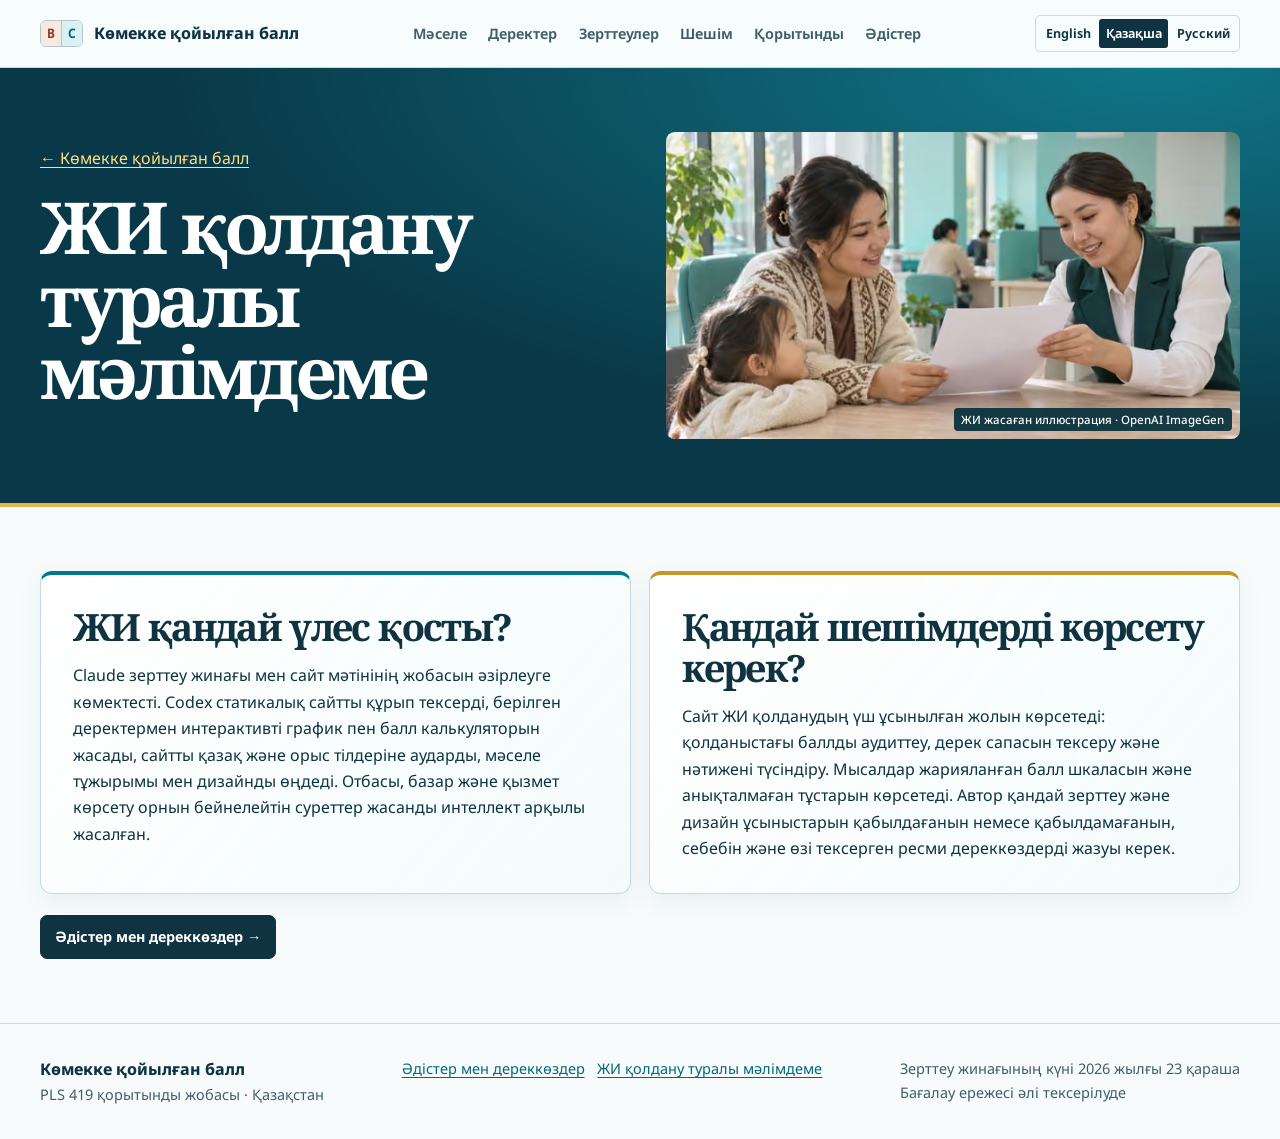
<file: docs/kk/about/index.html>
<!doctype html>
<html lang="kk">
<head>
  <meta charset="utf-8">
  <meta name="viewport" content="width=device-width, initial-scale=1">
  <meta name="description" content="Қазақстандағы Отбасының цифрлық картасы мен әлеуметтік көмекке қол жеткізу туралы интерактивті зерттеу.">
  <title>ЖИ қолдану туралы мәлімдеме · Көмекке қойылған балл</title>
  <link rel="stylesheet" href="../../static/site.css">
<link rel="alternate" hreflang="en" href="../../about/"><link rel="alternate" hreflang="kk" href="./"><link rel="alternate" hreflang="ru" href="../../ru/about/"></head>
<body data-page="about">
  <a class="skip-link" href="#main">Негізгі мазмұнға өту</a>
  <header class="site-header">
    <div class="shell header-row">
      <a class="brand" href="../"><span class="brand-mark" aria-hidden="true"><b>B</b><b>C</b></span> Көмекке қойылған балл</a>
      <button class="menu-button" type="button" aria-controls="site-nav" aria-expanded="false">Мәзір</button>
      <nav id="site-nav" aria-label="Негізгі мәзір">
        <a href="../#problem">Мәселе</a>
        <a href="../#data">Деректер</a>
        <a href="../#research">Зерттеулер</a>
        <a href="../#solution">Шешім</a>
        <a href="../#verdict">Қорытынды</a>
        <a href="../methods/" >Әдістер</a>
      </nav>
      <nav class="language-switch" aria-label="Сайт тілі">
        <a data-language-link href="../../about/" lang="en" hreflang="en" >English</a>
        <a data-language-link href="./" lang="kk" hreflang="kk" aria-current="page">Қазақша</a>
        <a data-language-link href="../../ru/about/" lang="ru" hreflang="ru" >Русский</a>
      </nav>
    </div>
    <div class="progress-track" aria-hidden="true"><div id="reading-progress"></div></div>
  </header>
  <main id="main" tabindex="-1"><article class="source-page">
  <header class="source-banner"><div class="shell source-heading">
    <div><a href="../">← Көмекке қойылған балл</a><h1>ЖИ қолдану туралы мәлімдеме</h1>
    </div>
      <figure class="site-photo source-image">
    <picture>
      <source type="image/avif" sizes="(max-width: 760px) 100vw, 50vw" srcset="../../static/img/consultation-640.avif 640w, ../../static/img/consultation-1024.avif 1024w, ../../static/img/consultation-1600.avif 1600w">
      <source type="image/webp" sizes="(max-width: 760px) 100vw, 50vw" srcset="../../static/img/consultation-640.webp 640w, ../../static/img/consultation-1024.webp 1024w, ../../static/img/consultation-1600.webp 1600w">
      <img src="../../static/img/consultation-1024.jpg" sizes="(max-width: 760px) 100vw, 50vw" srcset="../../static/img/consultation-640.jpg 640w, ../../static/img/consultation-1024.jpg 1024w, ../../static/img/consultation-1600.jpg 1600w" width="1120" height="630" alt="Ата-ана мен қызметкер құжатты бірге қарап отыр." loading="lazy">
    </picture>
    <figcaption>ЖИ жасаған иллюстрация · OpenAI ImageGen</figcaption>
  </figure>

  </div></header>
  <div class="shell source-content">
    <div class="contributions">      <section class="panel prose"><h2>ЖИ қандай үлес қосты?</h2><p>Claude зерттеу жинағы мен сайт мәтінінің жобасын әзірлеуге көмектесті. Codex статикалық сайтты құрып тексерді, берілген деректермен интерактивті график пен балл калькуляторын жасады, сайтты қазақ және орыс тілдеріне аударды, мәселе тұжырымы мен дизайнды өңдеді. Отбасы, базар және қызмет көрсету орнын бейнелейтін суреттер жасанды интеллект арқылы жасалған.</p></section>
      <section class="panel prose"><h2>Қандай шешімдерді көрсету керек?</h2><p>Сайт ЖИ қолданудың үш ұсынылған жолын көрсетеді: қолданыстағы баллды аудиттеу, дерек сапасын тексеру және нәтижені түсіндіру. Мысалдар жарияланған балл шкаласын және анықталмаған тұстарын көрсетеді. Автор қандай зерттеу және дизайн ұсыныстарын қабылдағанын немесе қабылдамағанын, себебін және өзі тексерген ресми дереккөздерді жазуы керек.</p></section>
</div>
    <a class="button primary" href="../methods/">Әдістер мен дереккөздер →</a>
  </div>
</article>
</main>
  <footer class="site-footer">
    <div class="shell footer-row">
      <div><a class="brand" href="../">Көмекке қойылған балл</a><p>PLS 419 қорытынды жобасы · Қазақстан</p></div>
      <nav aria-label="Жоба туралы"><a href="../methods/">Әдістер мен дереккөздер</a><a href="./">ЖИ қолдану туралы мәлімдеме</a></nav>
      <p>Зерттеу жинағының күні <time datetime="2026-11-23">2026 жылғы 23 қараша</time><br>Бағалау ережесі әлі тексерілуде</p>
    </div>
  </footer>
  <script type="application/json" id="site-messages">{"assumed": "\u0411\u043e\u043b\u0436\u0430\u043c: {amount}", "band": "\u0422\u0430\u0431\u044b\u0441 \u0430\u0440\u0430\u043b\u044b\u0493\u044b", "benefitExcluded": "\u0411\u0430\u043b\u0430 \u0442\u0443\u0443 \u0436\u04d9\u0440\u0434\u0435\u043c\u0430\u049b\u044b\u0441\u044b \u043c\u044b\u0441\u0430\u043b\u044b \u00b7 {amount}-\u0434\u0435\u043d 0 \u20b8-\u0433\u0435", "benefitIncluded": "\u0411\u0430\u043b\u0430 \u0442\u0443\u0443 \u0436\u04d9\u0440\u0434\u0435\u043c\u0430\u049b\u044b\u0441\u044b \u043c\u044b\u0441\u0430\u043b\u044b \u00b7 A/B \u0448\u0435\u043a\u0442\u0435\u0443\u0456\u043d\u0435 \u0434\u0435\u0439\u0456\u043d {amount}", "category": "\u0421\u0430\u043d\u0430\u0442", "chartData": "\u0413\u0440\u0430\u0444\u0438\u043a \u0434\u0435\u0440\u0435\u043a\u0442\u0435\u0440\u0456", "cliffSummary": "\u0411\u0456\u0440 \u0430\u0434\u0430\u043c\u0493\u0430 {threshold} \u0431\u043e\u043b\u0493\u0430\u043d\u0434\u0430 \u0431\u0430\u043b\u043b {low}-\u0434\u0435\u043d ({lowCat}) {high}-\u0433\u0435 ({highCat}) \u043a\u04e9\u0442\u0435\u0440\u0456\u043b\u0435\u0434\u0456. \u041d\u04e9\u043b\u0434\u0435\u043d \u0436\u043e\u0493\u0430\u0440\u044b, {minimum}-\u0434\u0435\u043d \u0442\u04e9\u043c\u0435\u043d \u0442\u0430\u0431\u044b\u0441 \u04af\u0448\u0456\u043d \u0435\u043a\u0456 \u0431\u0430\u043b\u043b \u043a\u04e9\u0440\u0441\u0435\u0442\u0456\u043b\u0435\u0434\u0456, \u04e9\u0439\u0442\u043a\u0435\u043d\u0456 \u0436\u043e\u0431\u0430 \u043d\u0430\u049b\u0442\u044b \u043a\u0435\u0434\u0435\u0439\u043b\u0456\u043a \u0448\u0435\u0433\u0456\u043d \u0431\u0435\u0440\u043c\u0435\u0439\u0434\u0456.", "componentCar": "\u041a\u04e9\u043b\u0456\u043a \u0438\u0435\u043b\u0456\u0433\u0456", "componentChildren": "\u0411\u0430\u043b\u0430\u043b\u0430\u0440", "componentDebt": "\u041c\u0435\u0440\u0437\u0456\u043c\u0456 \u04e9\u0442\u043a\u0435\u043d \u0431\u0435\u0440\u0435\u0448\u0435\u043a", "componentHousing": "\u0422\u04b1\u0440\u0493\u044b\u043d \u04af\u0439", "componentIncome": "\u0411\u0456\u0440 \u0430\u0434\u0430\u043c\u0493\u0430 \u0448\u0430\u049b\u049b\u0430\u043d\u0434\u0430\u0493\u044b \u0442\u0430\u0431\u044b\u0441", "componentLoan": "\u04e8\u0442\u0435\u043b\u0456\u043f \u0436\u0430\u0442\u049b\u0430\u043d \u043d\u0435\u0441\u0438\u0435", "componentWork": "\u0416\u04b1\u043c\u044b\u0441 \u0456\u0441\u0442\u0435\u0439\u0442\u0456\u043d\u0434\u0435\u0440", "copy": "\u0411\u0435\u043b\u0433\u0456\u043b\u0435\u043d\u0433\u0435\u043d \u0441\u0456\u043b\u0442\u0435\u043c\u0435\u043d\u0456 \u043a\u04e9\u0448\u0456\u0440\u0456\u04a3\u0456\u0437.", "incomeAmount": "\u0431\u0456\u0440 \u0430\u0434\u0430\u043c\u0493\u0430 {amount} \u0442\u0435\u04a3\u0433\u0435", "january": "\u049a\u0430\u04a3\u0442\u0430\u0440", "loadError": "\u0418\u043d\u0442\u0435\u0440\u0430\u043a\u0442\u0438\u0432\u0442\u0456 \u0434\u0435\u0440\u0435\u043a\u0442\u0435\u0440 \u0436\u04af\u043a\u0442\u0435\u043b\u043c\u0435\u0434\u0456. \u0411\u0435\u0442\u0442\u0456 \u0436\u0430\u04a3\u0430\u0440\u0442\u044b\u043f \u043a\u04e9\u0440\u0456\u04a3\u0456\u0437.", "nominal": "\u0410\u0442\u0430\u0443\u043b\u044b", "points": "{points} \u0431\u0430\u043b\u043b \u00b7 {categories}", "projectedYear": "{year} \u0436\u044b\u043b\u0493\u044b \u0431\u043e\u043b\u0436\u0430\u043c", "projection": "\u0411\u043e\u043b\u0436\u0430\u043c \u00b7 {year} \u0436\u044b\u043b\u0493\u044b \u049b\u0430\u04a3\u0442\u0430\u0440: \u0438\u043d\u0444\u043b\u044f\u0446\u0438\u044f {rate}% \u0431\u043e\u043b\u044b\u043f, \u0430\u0442\u0430\u0443\u043b\u044b \u0436\u04d9\u0440\u0434\u0435\u043c\u0430\u049b\u044b {nominal} \u0431\u043e\u043b\u044b\u043f \u049b\u0430\u043b\u0441\u0430, {basis} \u0436\u044b\u043b\u0493\u044b \u0431\u0430\u0493\u0430\u043c\u0435\u043d {amount}.", "real": "\u041d\u0430\u049b\u0442\u044b \u00b7 {basis} \u0436\u044b\u043b\u0493\u044b \u0431\u0430\u0493\u0430\u043c\u0435\u043d", "realTable": "\u041d\u0430\u049b\u0442\u044b ({basis} \u0436\u044b\u043b\u0493\u044b \u0431\u0430\u0493\u0430\u043c\u0435\u043d)", "score": "\u0411\u0430\u043b\u043b", "shared": "\u0421\u0446\u0435\u043d\u0430\u0440\u0438\u0439 \u0441\u0456\u043b\u0442\u0435\u043c\u0435\u0441\u0456 \u043a\u04e9\u0448\u0456\u0440\u0456\u043b\u0434\u0456.", "simAmbiguous": "\u0411\u04b1\u043b \u0431\u0430\u043b\u043b \u0436\u0430\u0440\u0438\u044f\u043b\u0430\u043d\u0493\u0430\u043d \u0435\u043a\u0456 \u0441\u0430\u043d\u0430\u0442\u0442\u044b\u04a3 \u049b\u0430\u0431\u0430\u0442\u0442\u0430\u0441\u049b\u0430\u043d \u0430\u0440\u0430\u043b\u044b\u0493\u044b\u043d\u0430 \u0442\u04af\u0441\u0435\u0434\u0456.", "simExcluded": "\u0416\u0430\u0440\u0438\u044f\u043b\u0430\u043d\u0493\u0430\u043d \u0435\u0440\u0435\u0436\u0435 \u0431\u043e\u0439\u044b\u043d\u0448\u0430 A/B \u0441\u0430\u043d\u0430\u0442\u044b\u043d\u0430 \u0442\u04af\u0441\u0435\u0434\u0456.", "simIncluded": "\u0416\u0430\u0440\u0438\u044f\u043b\u0430\u043d\u0493\u0430\u043d \u0435\u0440\u0435\u0436\u0435 \u0431\u043e\u0439\u044b\u043d\u0448\u0430 A/B \u0441\u0430\u043d\u0430\u0442\u044b\u043d\u0430 \u043a\u0456\u0440\u043c\u0435\u0439\u0434\u0456."}</script>
  <script type="module" src="../../static/site.mjs"></script>
</body>
</html>
</file>
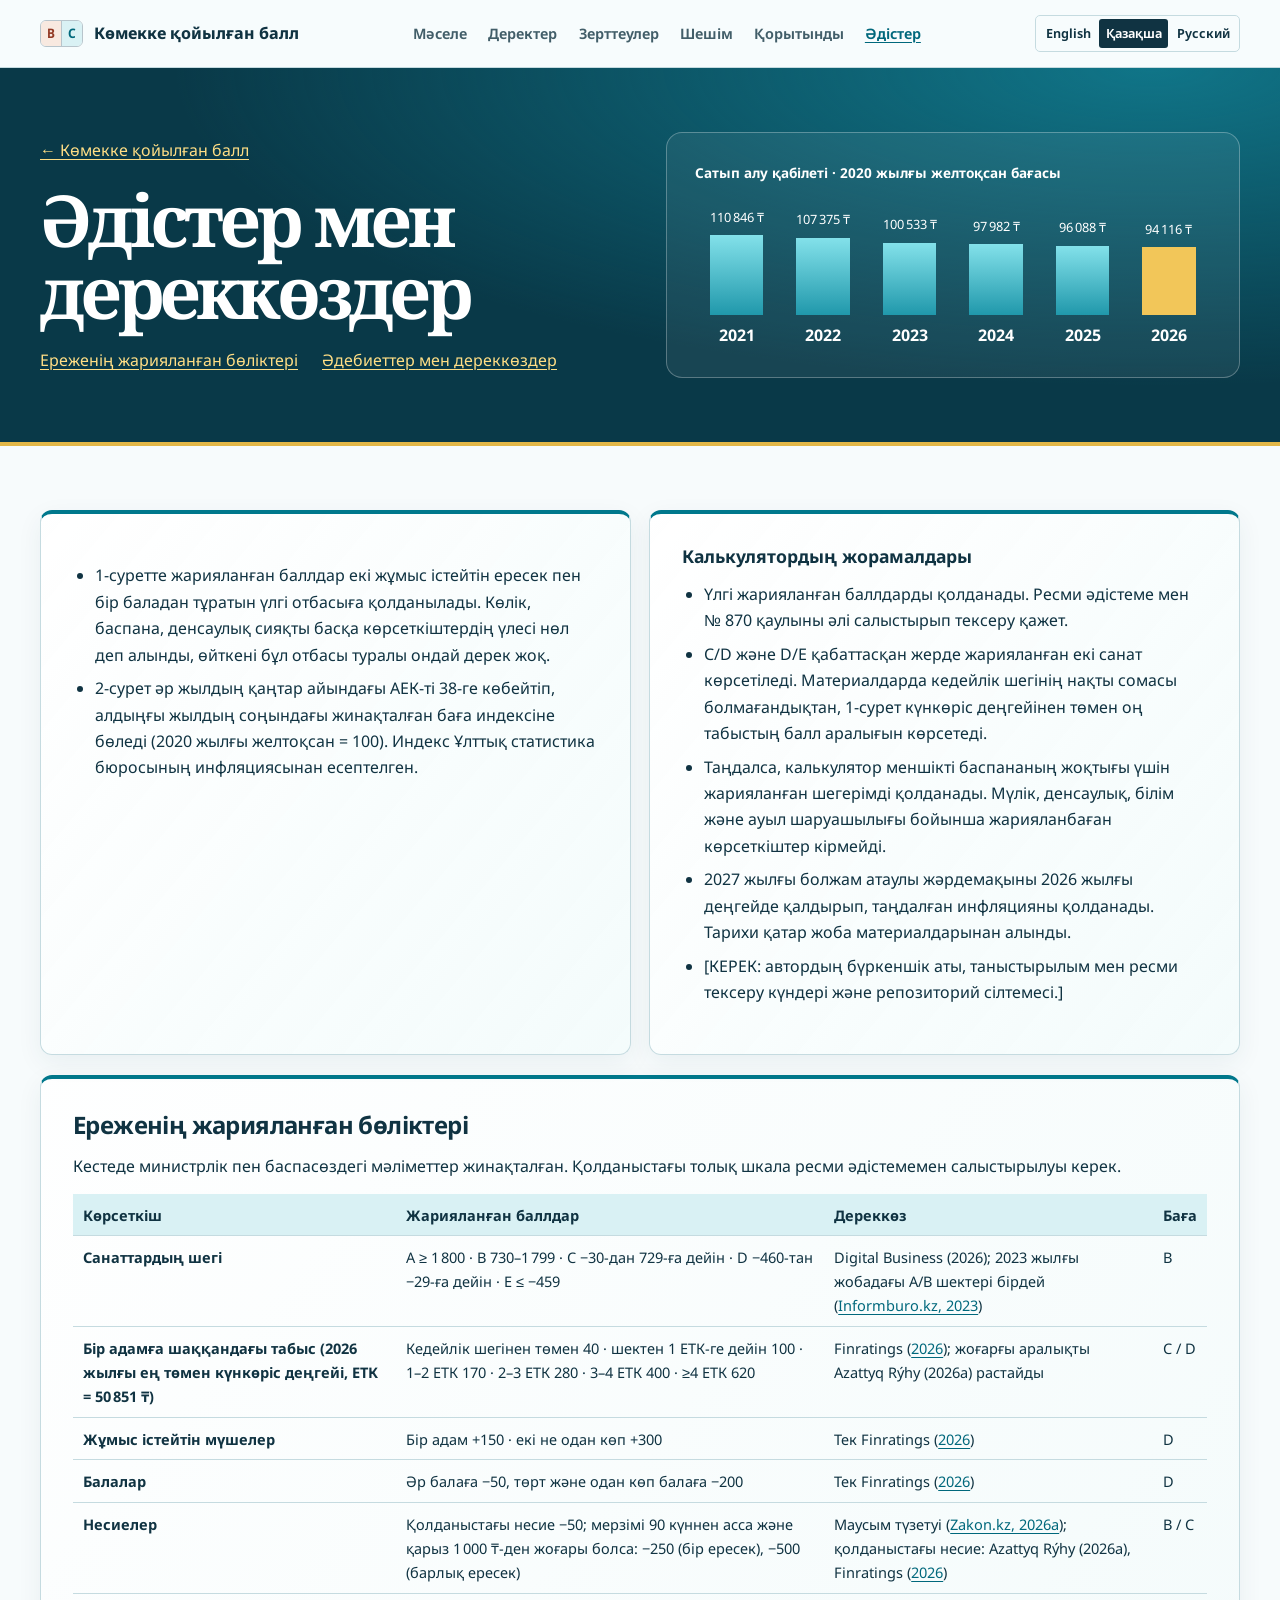
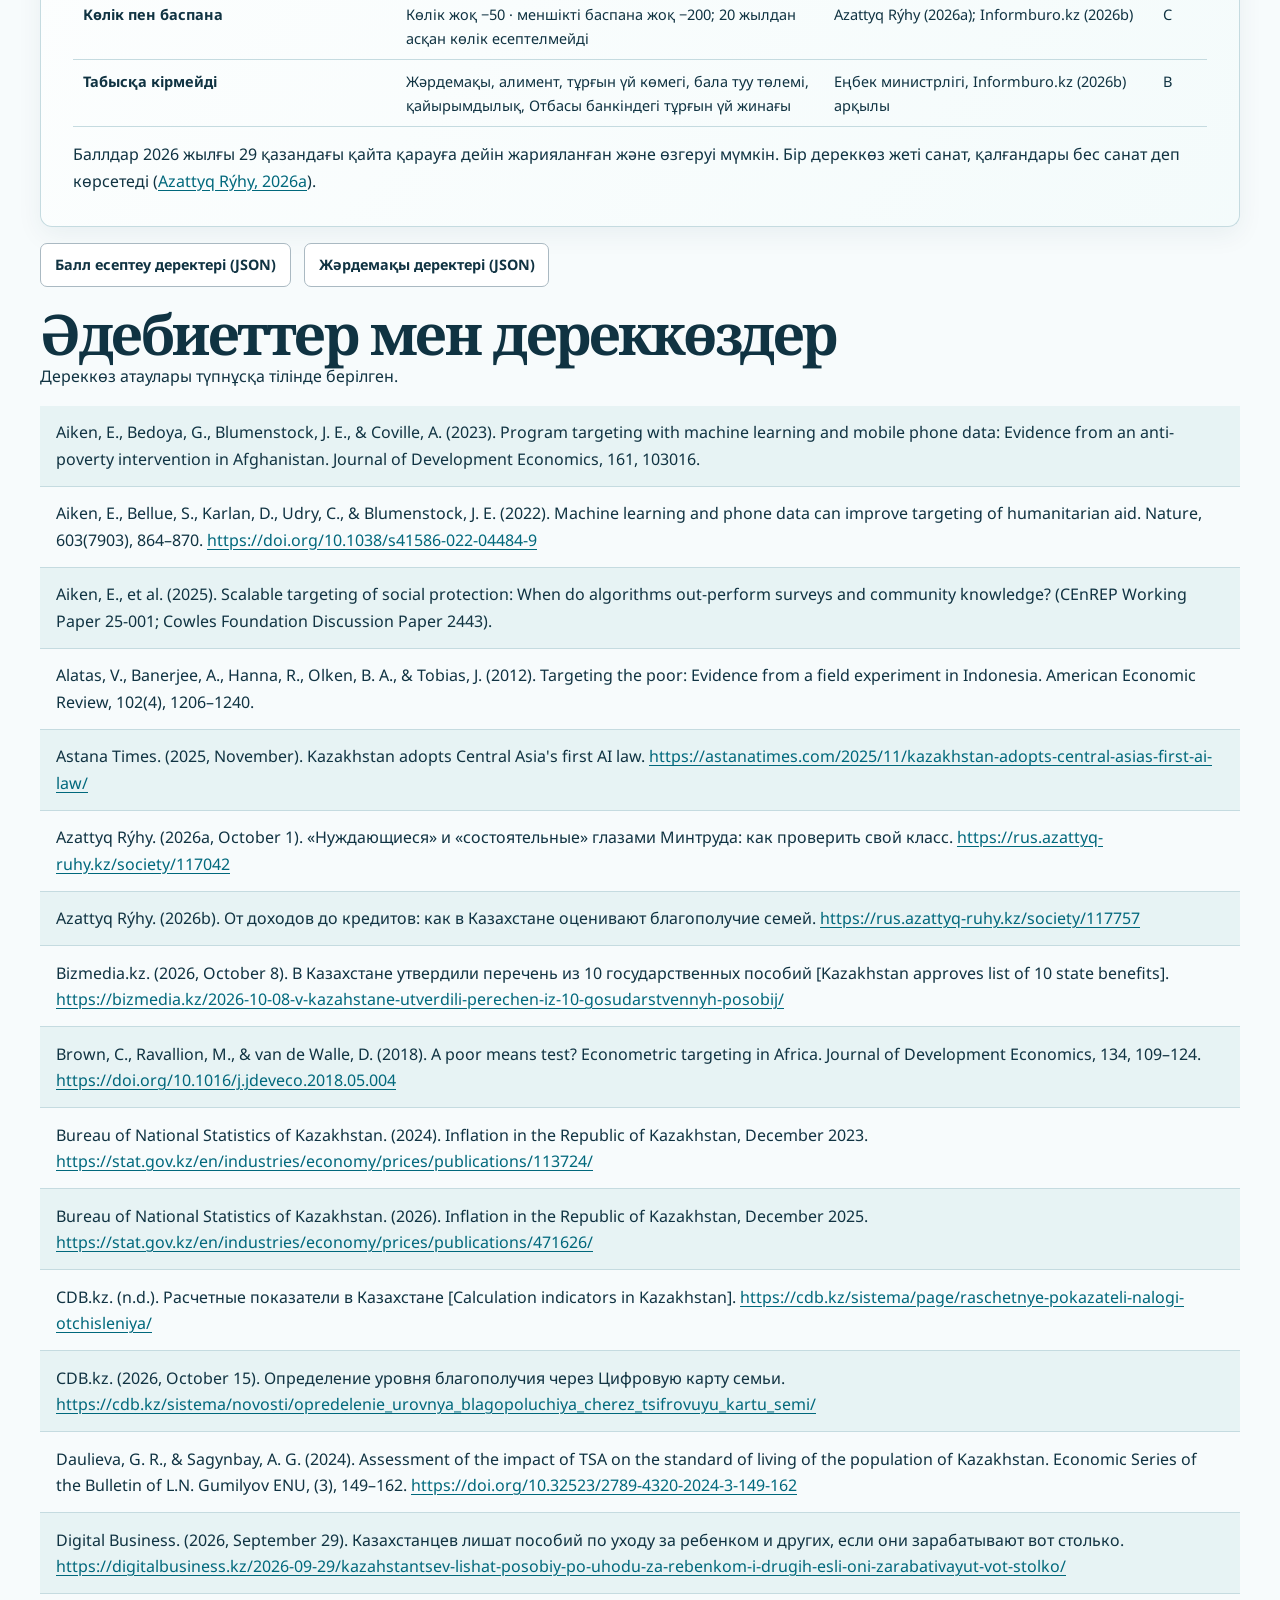
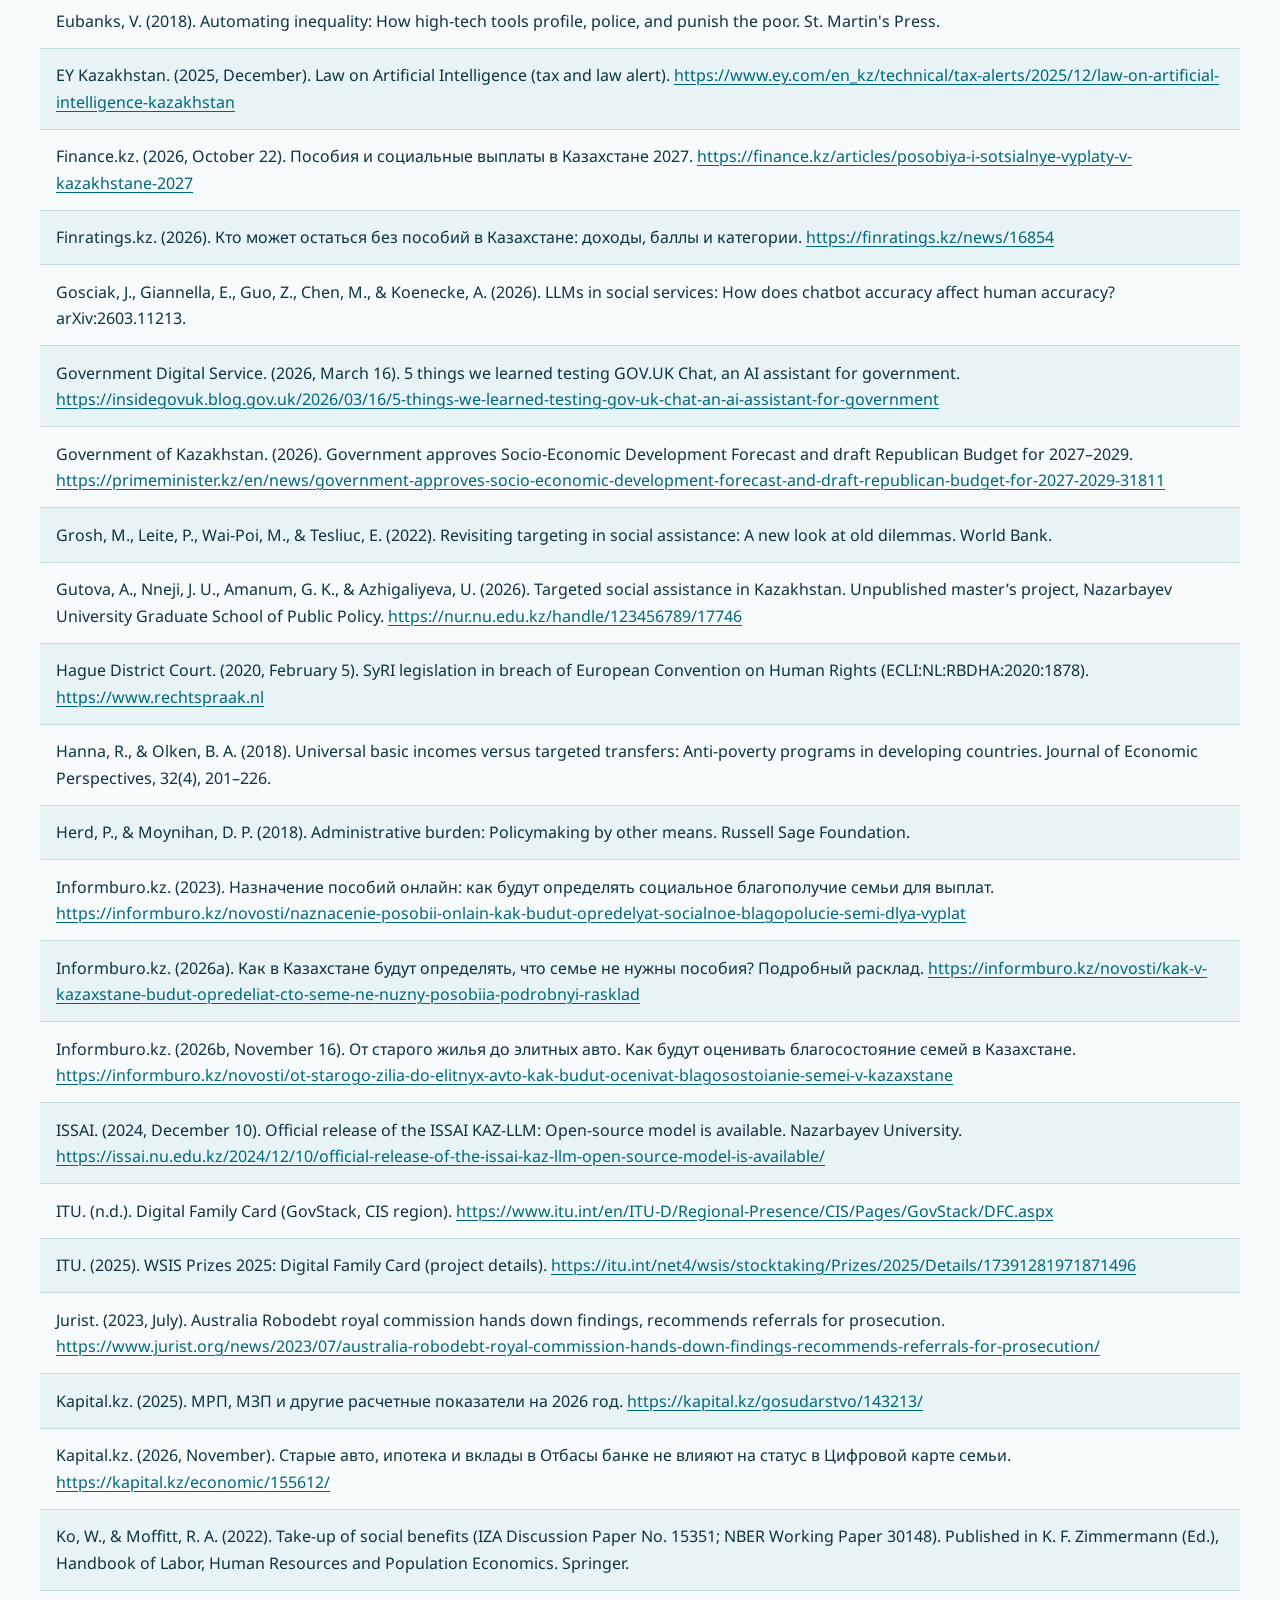
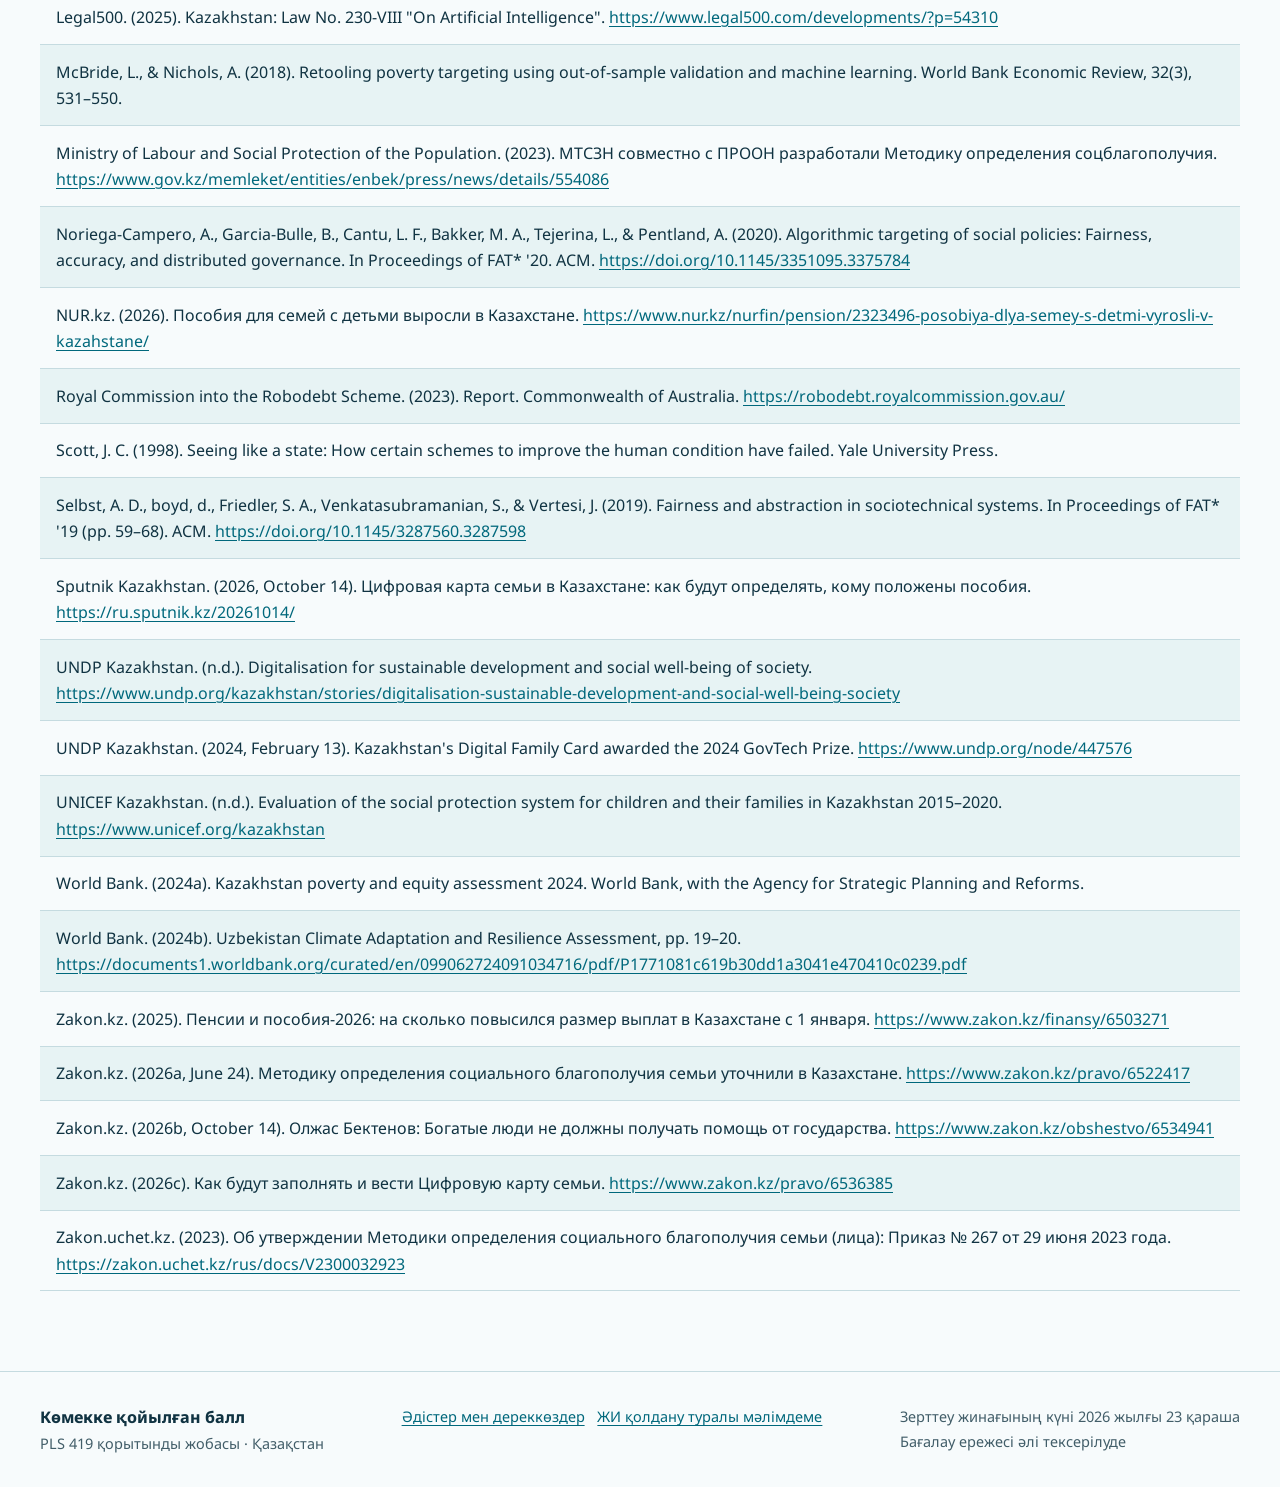
<file: docs/kk/methods/index.html>
<!doctype html>
<html lang="kk">
<head>
  <meta charset="utf-8">
  <meta name="viewport" content="width=device-width, initial-scale=1">
  <meta name="description" content="Қазақстандағы Отбасының цифрлық картасы мен әлеуметтік көмекке қол жеткізу туралы интерактивті зерттеу.">
  <title>Әдістер мен дереккөздер · Көмекке қойылған балл</title>
  <link rel="stylesheet" href="../../static/site.css">
<link rel="alternate" hreflang="en" href="../../methods/"><link rel="alternate" hreflang="kk" href="./"><link rel="alternate" hreflang="ru" href="../../ru/methods/"></head>
<body data-page="methods">
  <a class="skip-link" href="#main">Негізгі мазмұнға өту</a>
  <header class="site-header">
    <div class="shell header-row">
      <a class="brand" href="../"><span class="brand-mark" aria-hidden="true"><b>B</b><b>C</b></span> Көмекке қойылған балл</a>
      <button class="menu-button" type="button" aria-controls="site-nav" aria-expanded="false">Мәзір</button>
      <nav id="site-nav" aria-label="Негізгі мәзір">
        <a href="../#problem">Мәселе</a>
        <a href="../#data">Деректер</a>
        <a href="../#research">Зерттеулер</a>
        <a href="../#solution">Шешім</a>
        <a href="../#verdict">Қорытынды</a>
        <a href="./" aria-current="page">Әдістер</a>
      </nav>
      <nav class="language-switch" aria-label="Сайт тілі">
        <a data-language-link href="../../methods/" lang="en" hreflang="en" >English</a>
        <a data-language-link href="./" lang="kk" hreflang="kk" aria-current="page">Қазақша</a>
        <a data-language-link href="../../ru/methods/" lang="ru" hreflang="ru" >Русский</a>
      </nav>
    </div>
    <div class="progress-track" aria-hidden="true"><div id="reading-progress"></div></div>
  </header>
  <main id="main" tabindex="-1"><article class="source-page">
  <header class="source-banner"><div class="shell source-heading">
    <div><a href="../">← Көмекке қойылған балл</a><h1>Әдістер мен дереккөздер</h1>
<nav class="source-shortcuts"><a href="#score-rule">Ереженің жарияланған бөліктері</a><a href="#references">Әдебиеттер мен дереккөздер</a></nav>    </div>
    <figure class="source-plot"><figcaption>Сатып алу қабілеті · 2020 жылғы желтоқсан бағасы</figcaption>
      <div class="source-bars">        <div><span>110 846 ₸</span><i aria-hidden="true" style="height:5.0rem"></i><b>2021</b></div>
        <div><span>107 375 ₸</span><i aria-hidden="true" style="height:4.843431427385743rem"></i><b>2022</b></div>
        <div><span>100 533 ₸</span><i aria-hidden="true" style="height:4.534805044836981rem"></i><b>2023</b></div>
        <div><span>97 982 ₸</span><i aria-hidden="true" style="height:4.4197354888764595rem"></i><b>2024</b></div>
        <div><span>96 088 ₸</span><i aria-hidden="true" style="height:4.33430164372192rem"></i><b>2025</b></div>
        <div><span>94 116 ₸</span><i aria-hidden="true" style="height:4.2453494036771735rem"></i><b>2026</b></div>
</div>
    </figure>
  </div></header>
  <div class="shell source-content">
    <div class="methods-intro"><div class="panel prose"><ul><li>1-суретте жарияланған баллдар екі жұмыс істейтін ересек пен бір баладан тұратын үлгі отбасыға қолданылады. Көлік, баспана, денсаулық сияқты басқа көрсеткіштердің үлесі нөл деп алынды, өйткені бұл отбасы туралы ондай дерек жоқ.</li><li>2-сурет әр жылдың қаңтар айындағы АЕК-ті 38-ге көбейтіп, алдыңғы жылдың соңындағы жинақталған баға индексіне бөледі (2020 жылғы желтоқсан = 100). Индекс Ұлттық статистика бюросының инфляциясынан есептелген.</li></ul></div><div class="panel prose"><h4>Калькулятордың жорамалдары</h4>
<ul><li>Үлгі жарияланған баллдарды қолданады. Ресми әдістеме мен № 870 қаулыны әлі салыстырып тексеру қажет.</li><li>C/D және D/E қабаттасқан жерде жарияланған екі санат көрсетіледі. Материалдарда кедейлік шегінің нақты сомасы болмағандықтан, 1-сурет күнкөріс деңгейінен төмен оң табыстың балл аралығын көрсетеді.</li><li>Таңдалса, калькулятор меншікті баспананың жоқтығы үшін жарияланған шегерімді қолданады. Мүлік, денсаулық, білім және ауыл шаруашылығы бойынша жарияланбаған көрсеткіштер кірмейді.</li><li>2027 жылғы болжам атаулы жәрдемақыны 2026 жылғы деңгейде қалдырып, таңдалған инфляцияны қолданады. Тарихи қатар жоба материалдарынан алынды.</li><li>[КЕРЕК: автордың бүркеншік аты, таныстырылым мен ресми тексеру күндері және репозиторий сілтемесі.]</li></ul></div></div>
    <section class="panel prose" id="score-rule"><h3>Ереженің жарияланған бөліктері</h3>
<p>Кестеде министрлік пен баспасөздегі мәліметтер жинақталған. Қолданыстағы толық шкала ресми әдістемемен салыстырылуы керек.</p>
<div class="table-wrap" tabindex="0" role="region" aria-label="Зерттеу кестесі"><table><thead><tr><th scope="col">Көрсеткіш</th><th scope="col">Жарияланған баллдар</th><th scope="col">Дереккөз</th><th scope="col">Баға</th></tr></thead><tbody><tr><th scope="row">Санаттардың шегі</th><td>A ≥ 1 800 · B 730–1 799 · C −30-дан 729-ға дейін · D −460-тан −29-ға дейін · E ≤ −459</td><td>Digital Business (2026); 2023 жылғы жобадағы A/B шектері бірдей (<a class="citation" href="./#informburo-kz-2023">Informburo.kz, 2023</a>)</td><td>B</td></tr><tr><th scope="row">Бір адамға шаққандағы табыс (2026 жылғы ең төмен күнкөріс деңгейі, ЕТК = 50 851 ₸)</th><td>Кедейлік шегінен төмен 40 · шектен 1 ЕТК-ге дейін 100 · 1–2 ЕТК 170 · 2–3 ЕТК 280 · 3–4 ЕТК 400 · ≥4 ЕТК 620</td><td>Finratings (<a class="citation" href="./#finratings-kz-2026">2026</a>); жоғарғы аралықты Azattyq Rýhy (2026a) растайды</td><td>C / D</td></tr><tr><th scope="row">Жұмыс істейтін мүшелер</th><td>Бір адам +150 · екі не одан көп +300</td><td>Тек Finratings (<a class="citation" href="./#finratings-kz-2026">2026</a>)</td><td>D</td></tr><tr><th scope="row">Балалар</th><td>Әр балаға −50, төрт және одан көп балаға −200</td><td>Тек Finratings (<a class="citation" href="./#finratings-kz-2026">2026</a>)</td><td>D</td></tr><tr><th scope="row">Несиелер</th><td>Қолданыстағы несие −50; мерзімі 90 күннен асса және қарыз 1 000 ₸-ден жоғары болса: −250 (бір ересек), −500 (барлық ересек)</td><td>Маусым түзетуі (<a class="citation" href="./#zakon-kz-2026a">Zakon.kz, 2026a</a>); қолданыстағы несие: Azattyq Rýhy (2026a), Finratings (<a class="citation" href="./#finratings-kz-2026">2026</a>)</td><td>B / C</td></tr><tr><th scope="row">Көлік пен баспана</th><td>Көлік жоқ −50 · меншікті баспана жоқ −200; 20 жылдан асқан көлік есептелмейді</td><td>Azattyq Rýhy (2026a); Informburo.kz (2026b)</td><td>C</td></tr><tr><th scope="row">Табысқа кірмейді</th><td>Жәрдемақы, алимент, тұрғын үй көмегі, бала туу төлемі, қайырымдылық, Отбасы банкіндегі тұрғын үй жинағы</td><td>Еңбек министрлігі, Informburo.kz (2026b) арқылы</td><td>B</td></tr></tbody></table></div>
<p>Баллдар 2026 жылғы 29 қазандағы қайта қарауға дейін жарияланған және өзгеруі мүмкін. Бір дереккөз жеті санат, қалғандары бес санат деп көрсетеді (<a class="citation" href="./#azattyq-ryhy-2026a">Azattyq Rýhy, 2026a</a>).</p></section>
    <p class="file-links"><a class="button secondary" href="../../data/scoring_rule.json">Балл есептеу деректері (JSON)</a><a class="button secondary" href="../../data/birth_benefit_real.json">Жәрдемақы деректері (JSON)</a></p>
    <h2 id="references">Әдебиеттер мен дереккөздер</h2>
<p>Дереккөз атаулары түпнұсқа тілінде берілген.</p>    <ul class="references"><li id="aiken-2023">Aiken, E., Bedoya, G., Blumenstock, J. E., &amp; Coville, A. (2023). Program targeting with machine learning and mobile phone data: Evidence from an anti-poverty intervention in Afghanistan. Journal of Development Economics, 161, 103016.</li><li id="aiken-2022">Aiken, E., Bellue, S., Karlan, D., Udry, C., &amp; Blumenstock, J. E. (2022). Machine learning and phone data can improve targeting of humanitarian aid. Nature, 603(7903), 864–870. <a href="https://doi.org/10.1038/s41586-022-04484-9">https://doi.org/10.1038/s41586-022-04484-9</a></li><li id="aiken-2025">Aiken, E., et al. (2025). Scalable targeting of social protection: When do algorithms out-perform surveys and community knowledge? (CEnREP Working Paper 25-001; Cowles Foundation Discussion Paper 2443).</li><li id="alatas-2012">Alatas, V., Banerjee, A., Hanna, R., Olken, B. A., &amp; Tobias, J. (2012). Targeting the poor: Evidence from a field experiment in Indonesia. American Economic Review, 102(4), 1206–1240.</li><li id="astana-times-2025">Astana Times. (2025, November). Kazakhstan adopts Central Asia&#x27;s first AI law. <a href="https://astanatimes.com/2025/11/kazakhstan-adopts-central-asias-first-ai-law/">https://astanatimes.com/2025/11/kazakhstan-adopts-central-asias-first-ai-law/</a></li><li id="azattyq-ryhy-2026a">Azattyq Rýhy. (2026a, October 1). «Нуждающиеся» и «состоятельные» глазами Минтруда: как проверить свой класс. <a href="https://rus.azattyq-ruhy.kz/society/117042">https://rus.azattyq-ruhy.kz/society/117042</a></li><li id="azattyq-ryhy-2026b">Azattyq Rýhy. (2026b). От доходов до кредитов: как в Казахстане оценивают благополучие семей. <a href="https://rus.azattyq-ruhy.kz/society/117757">https://rus.azattyq-ruhy.kz/society/117757</a></li><li id="bizmedia-kz-2026">Bizmedia.kz. (2026, October 8). В Казахстане утвердили перечень из 10 государственных пособий [Kazakhstan approves list of 10 state benefits]. <a href="https://bizmedia.kz/2026-10-08-v-kazahstane-utverdili-perechen-iz-10-gosudarstvennyh-posobij/">https://bizmedia.kz/2026-10-08-v-kazahstane-utverdili-perechen-iz-10-gosudarstvennyh-posobij/</a></li><li id="brown-2018">Brown, C., Ravallion, M., &amp; van de Walle, D. (2018). A poor means test? Econometric targeting in Africa. Journal of Development Economics, 134, 109–124. <a href="https://doi.org/10.1016/j.jdeveco.2018.05.004">https://doi.org/10.1016/j.jdeveco.2018.05.004</a></li><li id="bureau-of-national-statistics-of-kazakhstan-2024">Bureau of National Statistics of Kazakhstan. (2024). Inflation in the Republic of Kazakhstan, December 2023. <a href="https://stat.gov.kz/en/industries/economy/prices/publications/113724/">https://stat.gov.kz/en/industries/economy/prices/publications/113724/</a></li><li id="bureau-of-national-statistics-of-kazakhstan-2026">Bureau of National Statistics of Kazakhstan. (2026). Inflation in the Republic of Kazakhstan, December 2025. <a href="https://stat.gov.kz/en/industries/economy/prices/publications/471626/">https://stat.gov.kz/en/industries/economy/prices/publications/471626/</a></li><li id="cdb-kz-n-d">CDB.kz. (n.d.). Расчетные показатели в Казахстане [Calculation indicators in Kazakhstan]. <a href="https://cdb.kz/sistema/page/raschetnye-pokazateli-nalogi-otchisleniya/">https://cdb.kz/sistema/page/raschetnye-pokazateli-nalogi-otchisleniya/</a></li><li id="cdb-kz-2026">CDB.kz. (2026, October 15). Определение уровня благополучия через Цифровую карту семьи. <a href="https://cdb.kz/sistema/novosti/opredelenie_urovnya_blagopoluchiya_cherez_tsifrovuyu_kartu_semi/">https://cdb.kz/sistema/novosti/opredelenie_urovnya_blagopoluchiya_cherez_tsifrovuyu_kartu_semi/</a></li><li id="daulieva-2024">Daulieva, G. R., &amp; Sagynbay, A. G. (2024). Assessment of the impact of TSA on the standard of living of the population of Kazakhstan. Economic Series of the Bulletin of L.N. Gumilyov ENU, (3), 149–162. <a href="https://doi.org/10.32523/2789-4320-2024-3-149-162">https://doi.org/10.32523/2789-4320-2024-3-149-162</a></li><li id="digital-business-2026">Digital Business. (2026, September 29). Казахстанцев лишат пособий по уходу за ребенком и других, если они зарабатывают вот столько. <a href="https://digitalbusiness.kz/2026-09-29/kazahstantsev-lishat-posobiy-po-uhodu-za-rebenkom-i-drugih-esli-oni-zarabativayut-vot-stolko/">https://digitalbusiness.kz/2026-09-29/kazahstantsev-lishat-posobiy-po-uhodu-za-rebenkom-i-drugih-esli-oni-zarabativayut-vot-stolko/</a></li><li id="eubanks-2018">Eubanks, V. (2018). Automating inequality: How high-tech tools profile, police, and punish the poor. St. Martin's Press.</li><li id="ey-kazakhstan-2025">EY Kazakhstan. (2025, December). Law on Artificial Intelligence (tax and law alert). <a href="https://www.ey.com/en_kz/technical/tax-alerts/2025/12/law-on-artificial-intelligence-kazakhstan">https://www.ey.com/en_kz/technical/tax-alerts/2025/12/law-on-artificial-intelligence-kazakhstan</a></li><li id="finance-kz-2026">Finance.kz. (2026, October 22). Пособия и социальные выплаты в Казахстане 2027. <a href="https://finance.kz/articles/posobiya-i-sotsialnye-vyplaty-v-kazakhstane-2027">https://finance.kz/articles/posobiya-i-sotsialnye-vyplaty-v-kazakhstane-2027</a></li><li id="finratings-kz-2026">Finratings.kz. (2026). Кто может остаться без пособий в Казахстане: доходы, баллы и категории. <a href="https://finratings.kz/news/16854">https://finratings.kz/news/16854</a></li><li id="gosciak-2026">Gosciak, J., Giannella, E., Guo, Z., Chen, M., &amp; Koenecke, A. (2026). LLMs in social services: How does chatbot accuracy affect human accuracy? arXiv:2603.11213.</li><li id="government-digital-service-2026">Government Digital Service. (2026, March 16). 5 things we learned testing GOV.UK Chat, an AI assistant for government. <a href="https://insidegovuk.blog.gov.uk/2026/03/16/5-things-we-learned-testing-gov-uk-chat-an-ai-assistant-for-government">https://insidegovuk.blog.gov.uk/2026/03/16/5-things-we-learned-testing-gov-uk-chat-an-ai-assistant-for-government</a></li><li id="government-of-kazakhstan-2026">Government of Kazakhstan. (2026). Government approves Socio-Economic Development Forecast and draft Republican Budget for 2027–2029. <a href="https://primeminister.kz/en/news/government-approves-socio-economic-development-forecast-and-draft-republican-budget-for-2027-2029-31811">https://primeminister.kz/en/news/government-approves-socio-economic-development-forecast-and-draft-republican-budget-for-2027-2029-31811</a></li><li id="grosh-2022">Grosh, M., Leite, P., Wai-Poi, M., &amp; Tesliuc, E. (2022). Revisiting targeting in social assistance: A new look at old dilemmas. World Bank.</li><li id="gutova-2026">Gutova, A., Nneji, J. U., Amanum, G. K., &amp; Azhigaliyeva, U. (2026). Targeted social assistance in Kazakhstan. Unpublished master’s project, Nazarbayev University Graduate School of Public Policy. <a href="https://nur.nu.edu.kz/handle/123456789/17746">https://nur.nu.edu.kz/handle/123456789/17746</a></li><li id="hague-district-court-2020">Hague District Court. (2020, February 5). SyRI legislation in breach of European Convention on Human Rights (ECLI:NL:RBDHA:2020:1878). <a href="https://www.rechtspraak.nl">https://www.rechtspraak.nl</a></li><li id="hanna-2018">Hanna, R., &amp; Olken, B. A. (2018). Universal basic incomes versus targeted transfers: Anti-poverty programs in developing countries. Journal of Economic Perspectives, 32(4), 201–226.</li><li id="herd-2018">Herd, P., &amp; Moynihan, D. P. (2018). Administrative burden: Policymaking by other means. Russell Sage Foundation.</li><li id="informburo-kz-2023">Informburo.kz. (2023). Назначение пособий онлайн: как будут определять социальное благополучие семьи для выплат. <a href="https://informburo.kz/novosti/naznacenie-posobii-onlain-kak-budut-opredelyat-socialnoe-blagopolucie-semi-dlya-vyplat">https://informburo.kz/novosti/naznacenie-posobii-onlain-kak-budut-opredelyat-socialnoe-blagopolucie-semi-dlya-vyplat</a></li><li id="informburo-kz-2026a">Informburo.kz. (2026a). Как в Казахстане будут определять, что семье не нужны пособия? Подробный расклад. <a href="https://informburo.kz/novosti/kak-v-kazaxstane-budut-opredeliat-cto-seme-ne-nuzny-posobiia-podrobnyi-rasklad">https://informburo.kz/novosti/kak-v-kazaxstane-budut-opredeliat-cto-seme-ne-nuzny-posobiia-podrobnyi-rasklad</a></li><li id="informburo-kz-2026b">Informburo.kz. (2026b, November 16). От старого жилья до элитных авто. Как будут оценивать благосостояние семей в Казахстане. <a href="https://informburo.kz/novosti/ot-starogo-zilia-do-elitnyx-avto-kak-budut-ocenivat-blagosostoianie-semei-v-kazaxstane">https://informburo.kz/novosti/ot-starogo-zilia-do-elitnyx-avto-kak-budut-ocenivat-blagosostoianie-semei-v-kazaxstane</a></li><li id="issai-2024">ISSAI. (2024, December 10). Official release of the ISSAI KAZ-LLM: Open-source model is available. Nazarbayev University. <a href="https://issai.nu.edu.kz/2024/12/10/official-release-of-the-issai-kaz-llm-open-source-model-is-available/">https://issai.nu.edu.kz/2024/12/10/official-release-of-the-issai-kaz-llm-open-source-model-is-available/</a></li><li id="itu-n-d">ITU. (n.d.). Digital Family Card (GovStack, CIS region). <a href="https://www.itu.int/en/ITU-D/Regional-Presence/CIS/Pages/GovStack/DFC.aspx">https://www.itu.int/en/ITU-D/Regional-Presence/CIS/Pages/GovStack/DFC.aspx</a></li><li id="itu-2025">ITU. (2025). WSIS Prizes 2025: Digital Family Card (project details). <a href="https://itu.int/net4/wsis/stocktaking/Prizes/2025/Details/17391281971871496">https://itu.int/net4/wsis/stocktaking/Prizes/2025/Details/17391281971871496</a></li><li id="jurist-2023">Jurist. (2023, July). Australia Robodebt royal commission hands down findings, recommends referrals for prosecution. <a href="https://www.jurist.org/news/2023/07/australia-robodebt-royal-commission-hands-down-findings-recommends-referrals-for-prosecution/">https://www.jurist.org/news/2023/07/australia-robodebt-royal-commission-hands-down-findings-recommends-referrals-for-prosecution/</a></li><li id="kapital-kz-2025">Kapital.kz. (2025). МРП, МЗП и другие расчетные показатели на 2026 год. <a href="https://kapital.kz/gosudarstvo/143213/">https://kapital.kz/gosudarstvo/143213/</a></li><li id="kapital-kz-2026">Kapital.kz. (2026, November). Старые авто, ипотека и вклады в Отбасы банке не влияют на статус в Цифровой карте семьи. <a href="https://kapital.kz/economic/155612/">https://kapital.kz/economic/155612/</a></li><li id="ko-2022">Ko, W., &amp; Moffitt, R. A. (2022). Take-up of social benefits (IZA Discussion Paper No. 15351; NBER Working Paper 30148). Published in K. F. Zimmermann (Ed.), Handbook of Labor, Human Resources and Population Economics. Springer.</li><li id="legal500-2025">Legal500. (2025). Kazakhstan: Law No. 230-VIII &quot;On Artificial Intelligence&quot;. <a href="https://www.legal500.com/developments/?p=54310">https://www.legal500.com/developments/?p=54310</a></li><li id="mcbride-2018">McBride, L., &amp; Nichols, A. (2018). Retooling poverty targeting using out-of-sample validation and machine learning. World Bank Economic Review, 32(3), 531–550.</li><li id="ministry-of-labour-and-social-protection-of-the-population-2023">Ministry of Labour and Social Protection of the Population. (2023). МТСЗН совместно с ПРООН разработали Методику определения соцблагополучия. <a href="https://www.gov.kz/memleket/entities/enbek/press/news/details/554086">https://www.gov.kz/memleket/entities/enbek/press/news/details/554086</a></li><li id="noriega-campero-2020">Noriega-Campero, A., Garcia-Bulle, B., Cantu, L. F., Bakker, M. A., Tejerina, L., &amp; Pentland, A. (2020). Algorithmic targeting of social policies: Fairness, accuracy, and distributed governance. In Proceedings of FAT* &#x27;20. ACM. <a href="https://doi.org/10.1145/3351095.3375784">https://doi.org/10.1145/3351095.3375784</a></li><li id="nur-kz-2026">NUR.kz. (2026). Пособия для семей с детьми выросли в Казахстане. <a href="https://www.nur.kz/nurfin/pension/2323496-posobiya-dlya-semey-s-detmi-vyrosli-v-kazahstane/">https://www.nur.kz/nurfin/pension/2323496-posobiya-dlya-semey-s-detmi-vyrosli-v-kazahstane/</a></li><li id="royal-commission-into-the-robodebt-scheme-2023">Royal Commission into the Robodebt Scheme. (2023). Report. Commonwealth of Australia. <a href="https://robodebt.royalcommission.gov.au/">https://robodebt.royalcommission.gov.au/</a></li><li id="scott-1998">Scott, J. C. (1998). Seeing like a state: How certain schemes to improve the human condition have failed. Yale University Press.</li><li id="selbst-2019">Selbst, A. D., boyd, d., Friedler, S. A., Venkatasubramanian, S., &amp; Vertesi, J. (2019). Fairness and abstraction in sociotechnical systems. In Proceedings of FAT* &#x27;19 (pp. 59–68). ACM. <a href="https://doi.org/10.1145/3287560.3287598">https://doi.org/10.1145/3287560.3287598</a></li><li id="sputnik-kazakhstan-2026">Sputnik Kazakhstan. (2026, October 14). Цифровая карта семьи в Казахстане: как будут определять, кому положены пособия. <a href="https://ru.sputnik.kz/20261014/">https://ru.sputnik.kz/20261014/</a></li><li id="undp-kazakhstan-n-d">UNDP Kazakhstan. (n.d.). Digitalisation for sustainable development and social well-being of society. <a href="https://www.undp.org/kazakhstan/stories/digitalisation-sustainable-development-and-social-well-being-society">https://www.undp.org/kazakhstan/stories/digitalisation-sustainable-development-and-social-well-being-society</a></li><li id="undp-kazakhstan-2024">UNDP Kazakhstan. (2024, February 13). Kazakhstan&#x27;s Digital Family Card awarded the 2024 GovTech Prize. <a href="https://www.undp.org/node/447576">https://www.undp.org/node/447576</a></li><li id="unicef-kazakhstan-n-d">UNICEF Kazakhstan. (n.d.). Evaluation of the social protection system for children and their families in Kazakhstan 2015–2020. <a href="https://www.unicef.org/kazakhstan">https://www.unicef.org/kazakhstan</a></li><li id="world-bank-2024a">World Bank. (2024a). Kazakhstan poverty and equity assessment 2024. World Bank, with the Agency for Strategic Planning and Reforms.</li><li id="world-bank-2024b">World Bank. (2024b). Uzbekistan Climate Adaptation and Resilience Assessment, pp. 19–20. <a href="https://documents1.worldbank.org/curated/en/099062724091034716/pdf/P1771081c619b30dd1a3041e470410c0239.pdf">https://documents1.worldbank.org/curated/en/099062724091034716/pdf/P1771081c619b30dd1a3041e470410c0239.pdf</a></li><li id="zakon-kz-2025">Zakon.kz. (2025). Пенсии и пособия-2026: на сколько повысился размер выплат в Казахстане с 1 января. <a href="https://www.zakon.kz/finansy/6503271">https://www.zakon.kz/finansy/6503271</a></li><li id="zakon-kz-2026a">Zakon.kz. (2026a, June 24). Методику определения социального благополучия семьи уточнили в Казахстане. <a href="https://www.zakon.kz/pravo/6522417">https://www.zakon.kz/pravo/6522417</a></li><li id="zakon-kz-2026b">Zakon.kz. (2026b, October 14). Олжас Бектенов: Богатые люди не должны получать помощь от государства. <a href="https://www.zakon.kz/obshestvo/6534941">https://www.zakon.kz/obshestvo/6534941</a></li><li id="zakon-kz-2026c">Zakon.kz. (2026c). Как будут заполнять и вести Цифровую карту семьи. <a href="https://www.zakon.kz/pravo/6536385">https://www.zakon.kz/pravo/6536385</a></li><li id="zakon-uchet-kz-2023">Zakon.uchet.kz. (2023). Об утверждении Методики определения социального благополучия семьи (лица): Приказ № 267 от 29 июня 2023 года. <a href="https://zakon.uchet.kz/rus/docs/V2300032923">https://zakon.uchet.kz/rus/docs/V2300032923</a></li></ul>
  </div>
</article>
</main>
  <footer class="site-footer">
    <div class="shell footer-row">
      <div><a class="brand" href="../">Көмекке қойылған балл</a><p>PLS 419 қорытынды жобасы · Қазақстан</p></div>
      <nav aria-label="Жоба туралы"><a href="./">Әдістер мен дереккөздер</a><a href="../about/">ЖИ қолдану туралы мәлімдеме</a></nav>
      <p>Зерттеу жинағының күні <time datetime="2026-11-23">2026 жылғы 23 қараша</time><br>Бағалау ережесі әлі тексерілуде</p>
    </div>
  </footer>
  <script type="application/json" id="site-messages">{"assumed": "\u0411\u043e\u043b\u0436\u0430\u043c: {amount}", "band": "\u0422\u0430\u0431\u044b\u0441 \u0430\u0440\u0430\u043b\u044b\u0493\u044b", "benefitExcluded": "\u0411\u0430\u043b\u0430 \u0442\u0443\u0443 \u0436\u04d9\u0440\u0434\u0435\u043c\u0430\u049b\u044b\u0441\u044b \u043c\u044b\u0441\u0430\u043b\u044b \u00b7 {amount}-\u0434\u0435\u043d 0 \u20b8-\u0433\u0435", "benefitIncluded": "\u0411\u0430\u043b\u0430 \u0442\u0443\u0443 \u0436\u04d9\u0440\u0434\u0435\u043c\u0430\u049b\u044b\u0441\u044b \u043c\u044b\u0441\u0430\u043b\u044b \u00b7 A/B \u0448\u0435\u043a\u0442\u0435\u0443\u0456\u043d\u0435 \u0434\u0435\u0439\u0456\u043d {amount}", "category": "\u0421\u0430\u043d\u0430\u0442", "chartData": "\u0413\u0440\u0430\u0444\u0438\u043a \u0434\u0435\u0440\u0435\u043a\u0442\u0435\u0440\u0456", "cliffSummary": "\u0411\u0456\u0440 \u0430\u0434\u0430\u043c\u0493\u0430 {threshold} \u0431\u043e\u043b\u0493\u0430\u043d\u0434\u0430 \u0431\u0430\u043b\u043b {low}-\u0434\u0435\u043d ({lowCat}) {high}-\u0433\u0435 ({highCat}) \u043a\u04e9\u0442\u0435\u0440\u0456\u043b\u0435\u0434\u0456. \u041d\u04e9\u043b\u0434\u0435\u043d \u0436\u043e\u0493\u0430\u0440\u044b, {minimum}-\u0434\u0435\u043d \u0442\u04e9\u043c\u0435\u043d \u0442\u0430\u0431\u044b\u0441 \u04af\u0448\u0456\u043d \u0435\u043a\u0456 \u0431\u0430\u043b\u043b \u043a\u04e9\u0440\u0441\u0435\u0442\u0456\u043b\u0435\u0434\u0456, \u04e9\u0439\u0442\u043a\u0435\u043d\u0456 \u0436\u043e\u0431\u0430 \u043d\u0430\u049b\u0442\u044b \u043a\u0435\u0434\u0435\u0439\u043b\u0456\u043a \u0448\u0435\u0433\u0456\u043d \u0431\u0435\u0440\u043c\u0435\u0439\u0434\u0456.", "componentCar": "\u041a\u04e9\u043b\u0456\u043a \u0438\u0435\u043b\u0456\u0433\u0456", "componentChildren": "\u0411\u0430\u043b\u0430\u043b\u0430\u0440", "componentDebt": "\u041c\u0435\u0440\u0437\u0456\u043c\u0456 \u04e9\u0442\u043a\u0435\u043d \u0431\u0435\u0440\u0435\u0448\u0435\u043a", "componentHousing": "\u0422\u04b1\u0440\u0493\u044b\u043d \u04af\u0439", "componentIncome": "\u0411\u0456\u0440 \u0430\u0434\u0430\u043c\u0493\u0430 \u0448\u0430\u049b\u049b\u0430\u043d\u0434\u0430\u0493\u044b \u0442\u0430\u0431\u044b\u0441", "componentLoan": "\u04e8\u0442\u0435\u043b\u0456\u043f \u0436\u0430\u0442\u049b\u0430\u043d \u043d\u0435\u0441\u0438\u0435", "componentWork": "\u0416\u04b1\u043c\u044b\u0441 \u0456\u0441\u0442\u0435\u0439\u0442\u0456\u043d\u0434\u0435\u0440", "copy": "\u0411\u0435\u043b\u0433\u0456\u043b\u0435\u043d\u0433\u0435\u043d \u0441\u0456\u043b\u0442\u0435\u043c\u0435\u043d\u0456 \u043a\u04e9\u0448\u0456\u0440\u0456\u04a3\u0456\u0437.", "incomeAmount": "\u0431\u0456\u0440 \u0430\u0434\u0430\u043c\u0493\u0430 {amount} \u0442\u0435\u04a3\u0433\u0435", "january": "\u049a\u0430\u04a3\u0442\u0430\u0440", "loadError": "\u0418\u043d\u0442\u0435\u0440\u0430\u043a\u0442\u0438\u0432\u0442\u0456 \u0434\u0435\u0440\u0435\u043a\u0442\u0435\u0440 \u0436\u04af\u043a\u0442\u0435\u043b\u043c\u0435\u0434\u0456. \u0411\u0435\u0442\u0442\u0456 \u0436\u0430\u04a3\u0430\u0440\u0442\u044b\u043f \u043a\u04e9\u0440\u0456\u04a3\u0456\u0437.", "nominal": "\u0410\u0442\u0430\u0443\u043b\u044b", "points": "{points} \u0431\u0430\u043b\u043b \u00b7 {categories}", "projectedYear": "{year} \u0436\u044b\u043b\u0493\u044b \u0431\u043e\u043b\u0436\u0430\u043c", "projection": "\u0411\u043e\u043b\u0436\u0430\u043c \u00b7 {year} \u0436\u044b\u043b\u0493\u044b \u049b\u0430\u04a3\u0442\u0430\u0440: \u0438\u043d\u0444\u043b\u044f\u0446\u0438\u044f {rate}% \u0431\u043e\u043b\u044b\u043f, \u0430\u0442\u0430\u0443\u043b\u044b \u0436\u04d9\u0440\u0434\u0435\u043c\u0430\u049b\u044b {nominal} \u0431\u043e\u043b\u044b\u043f \u049b\u0430\u043b\u0441\u0430, {basis} \u0436\u044b\u043b\u0493\u044b \u0431\u0430\u0493\u0430\u043c\u0435\u043d {amount}.", "real": "\u041d\u0430\u049b\u0442\u044b \u00b7 {basis} \u0436\u044b\u043b\u0493\u044b \u0431\u0430\u0493\u0430\u043c\u0435\u043d", "realTable": "\u041d\u0430\u049b\u0442\u044b ({basis} \u0436\u044b\u043b\u0493\u044b \u0431\u0430\u0493\u0430\u043c\u0435\u043d)", "score": "\u0411\u0430\u043b\u043b", "shared": "\u0421\u0446\u0435\u043d\u0430\u0440\u0438\u0439 \u0441\u0456\u043b\u0442\u0435\u043c\u0435\u0441\u0456 \u043a\u04e9\u0448\u0456\u0440\u0456\u043b\u0434\u0456.", "simAmbiguous": "\u0411\u04b1\u043b \u0431\u0430\u043b\u043b \u0436\u0430\u0440\u0438\u044f\u043b\u0430\u043d\u0493\u0430\u043d \u0435\u043a\u0456 \u0441\u0430\u043d\u0430\u0442\u0442\u044b\u04a3 \u049b\u0430\u0431\u0430\u0442\u0442\u0430\u0441\u049b\u0430\u043d \u0430\u0440\u0430\u043b\u044b\u0493\u044b\u043d\u0430 \u0442\u04af\u0441\u0435\u0434\u0456.", "simExcluded": "\u0416\u0430\u0440\u0438\u044f\u043b\u0430\u043d\u0493\u0430\u043d \u0435\u0440\u0435\u0436\u0435 \u0431\u043e\u0439\u044b\u043d\u0448\u0430 A/B \u0441\u0430\u043d\u0430\u0442\u044b\u043d\u0430 \u0442\u04af\u0441\u0435\u0434\u0456.", "simIncluded": "\u0416\u0430\u0440\u0438\u044f\u043b\u0430\u043d\u0493\u0430\u043d \u0435\u0440\u0435\u0436\u0435 \u0431\u043e\u0439\u044b\u043d\u0448\u0430 A/B \u0441\u0430\u043d\u0430\u0442\u044b\u043d\u0430 \u043a\u0456\u0440\u043c\u0435\u0439\u0434\u0456."}</script>
  <script type="module" src="../../static/site.mjs"></script>
</body>
</html>
</file>
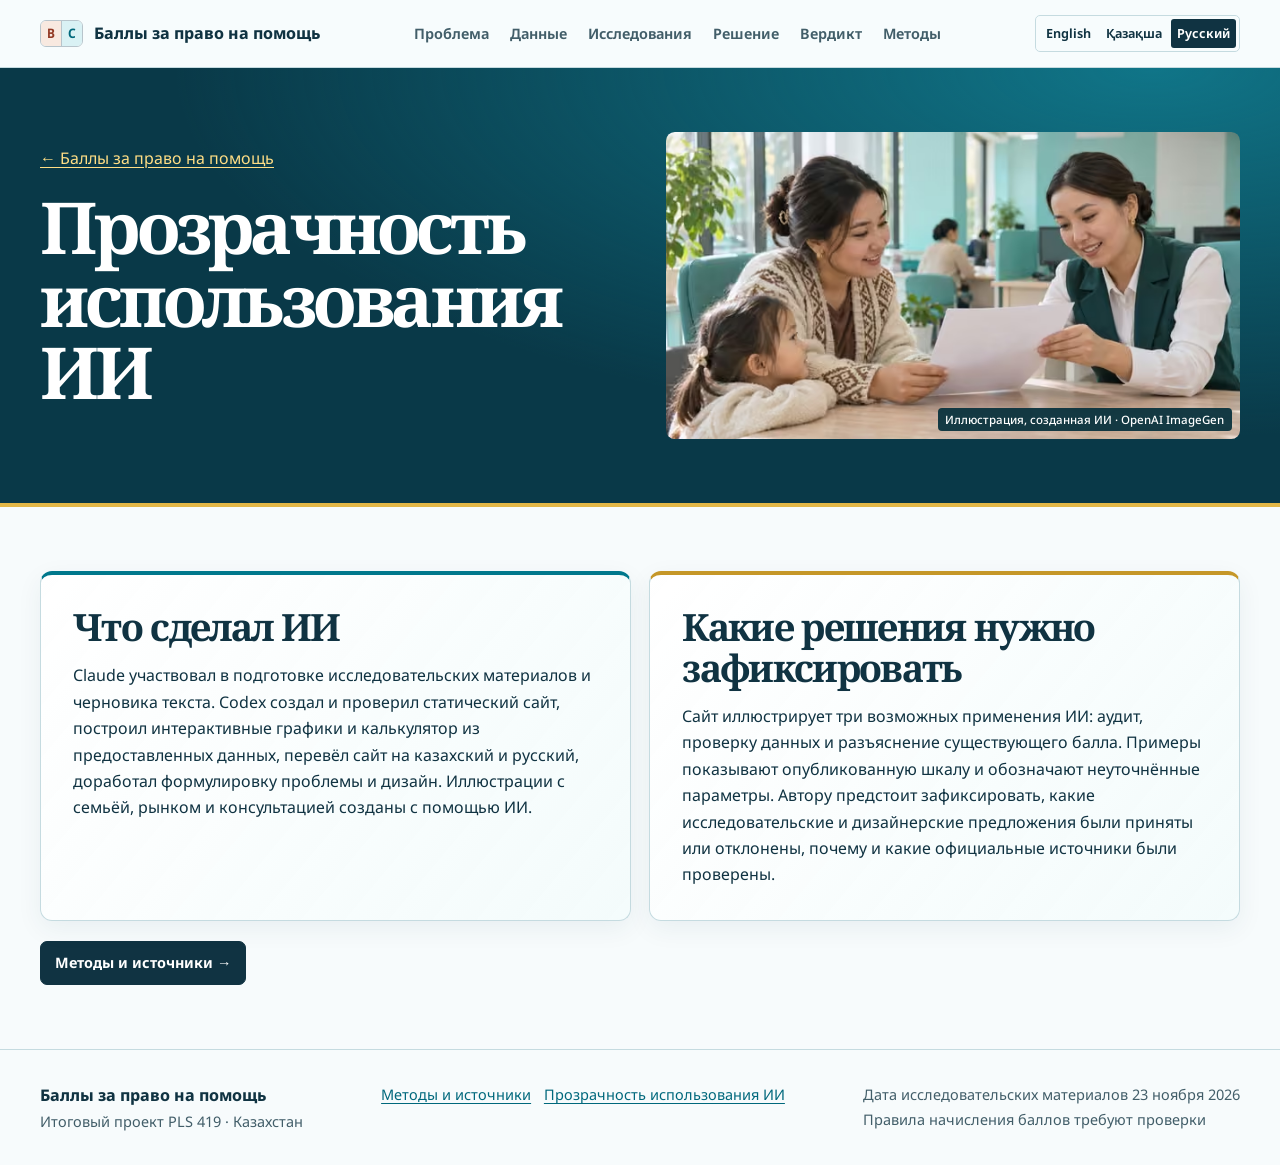
<file: docs/ru/about/index.html>
<!doctype html>
<html lang="ru">
<head>
  <meta charset="utf-8">
  <meta name="viewport" content="width=device-width, initial-scale=1">
  <meta name="description" content="Интерактивное исследование Цифровой карты семьи и доступа к социальной помощи в Казахстане.">
  <title>Прозрачность использования ИИ · Баллы за право на помощь</title>
  <link rel="stylesheet" href="../../static/site.css">
<link rel="alternate" hreflang="en" href="../../about/"><link rel="alternate" hreflang="kk" href="../../kk/about/"><link rel="alternate" hreflang="ru" href="./"></head>
<body data-page="about">
  <a class="skip-link" href="#main">Перейти к основному содержанию</a>
  <header class="site-header">
    <div class="shell header-row">
      <a class="brand" href="../"><span class="brand-mark" aria-hidden="true"><b>B</b><b>C</b></span> Баллы за право на помощь</a>
      <button class="menu-button" type="button" aria-controls="site-nav" aria-expanded="false">Меню</button>
      <nav id="site-nav" aria-label="Основная навигация">
        <a href="../#problem">Проблема</a>
        <a href="../#data">Данные</a>
        <a href="../#research">Исследования</a>
        <a href="../#solution">Решение</a>
        <a href="../#verdict">Вердикт</a>
        <a href="../methods/" >Методы</a>
      </nav>
      <nav class="language-switch" aria-label="Язык сайта">
        <a data-language-link href="../../about/" lang="en" hreflang="en" >English</a>
        <a data-language-link href="../../kk/about/" lang="kk" hreflang="kk" >Қазақша</a>
        <a data-language-link href="./" lang="ru" hreflang="ru" aria-current="page">Русский</a>
      </nav>
    </div>
    <div class="progress-track" aria-hidden="true"><div id="reading-progress"></div></div>
  </header>
  <main id="main" tabindex="-1"><article class="source-page">
  <header class="source-banner"><div class="shell source-heading">
    <div><a href="../">← Баллы за право на помощь</a><h1>Прозрачность использования ИИ</h1>
    </div>
      <figure class="site-photo source-image">
    <picture>
      <source type="image/avif" sizes="(max-width: 760px) 100vw, 50vw" srcset="../../static/img/consultation-640.avif 640w, ../../static/img/consultation-1024.avif 1024w, ../../static/img/consultation-1600.avif 1600w">
      <source type="image/webp" sizes="(max-width: 760px) 100vw, 50vw" srcset="../../static/img/consultation-640.webp 640w, ../../static/img/consultation-1024.webp 1024w, ../../static/img/consultation-1600.webp 1600w">
      <img src="../../static/img/consultation-1024.jpg" sizes="(max-width: 760px) 100vw, 50vw" srcset="../../static/img/consultation-640.jpg 640w, ../../static/img/consultation-1024.jpg 1024w, ../../static/img/consultation-1600.jpg 1600w" width="1120" height="630" alt="Родитель и сотрудница службы вместе изучают документ." loading="lazy">
    </picture>
    <figcaption>Иллюстрация, созданная ИИ · OpenAI ImageGen</figcaption>
  </figure>

  </div></header>
  <div class="shell source-content">
    <div class="contributions">      <section class="panel prose"><h2>Что сделал ИИ</h2><p>Claude участвовал в подготовке исследовательских материалов и черновика текста. Codex создал и проверил статический сайт, построил интерактивные графики и калькулятор из предоставленных данных, перевёл сайт на казахский и русский, доработал формулировку проблемы и дизайн. Иллюстрации с семьёй, рынком и консультацией созданы с помощью ИИ.</p></section>
      <section class="panel prose"><h2>Какие решения нужно зафиксировать</h2><p>Сайт иллюстрирует три возможных применения ИИ: аудит, проверку данных и разъяснение существующего балла. Примеры показывают опубликованную шкалу и обозначают неуточнённые параметры. Автору предстоит зафиксировать, какие исследовательские и дизайнерские предложения были приняты или отклонены, почему и какие официальные источники были проверены.</p></section>
</div>
    <a class="button primary" href="../methods/">Методы и источники →</a>
  </div>
</article>
</main>
  <footer class="site-footer">
    <div class="shell footer-row">
      <div><a class="brand" href="../">Баллы за право на помощь</a><p>Итоговый проект PLS 419 · Казахстан</p></div>
      <nav aria-label="О проекте"><a href="../methods/">Методы и источники</a><a href="./">Прозрачность использования ИИ</a></nav>
      <p>Дата исследовательских материалов <time datetime="2026-11-23">23 ноября 2026</time><br>Правила начисления баллов требуют проверки</p>
    </div>
  </footer>
  <script type="application/json" id="site-messages">{"assumed": "\u0414\u043e\u043f\u0443\u0449\u0435\u043d\u0438\u0435: {amount}", "band": "\u0414\u0438\u0430\u043f\u0430\u0437\u043e\u043d \u0434\u043e\u0445\u043e\u0434\u0430", "benefitExcluded": "\u041f\u0440\u0438\u043c\u0435\u0440 \u043f\u043e\u0441\u043e\u0431\u0438\u044f \u043f\u0440\u0438 \u0440\u043e\u0436\u0434\u0435\u043d\u0438\u0438 \u00b7 \u0441 {amount} \u0434\u043e 0 \u20b8", "benefitIncluded": "\u041f\u0440\u0438\u043c\u0435\u0440 \u043f\u043e\u0441\u043e\u0431\u0438\u044f \u043f\u0440\u0438 \u0440\u043e\u0436\u0434\u0435\u043d\u0438\u0438 \u00b7 {amount} \u0434\u043e \u043f\u0440\u0438\u043c\u0435\u043d\u0435\u043d\u0438\u044f \u0438\u0441\u043a\u043b\u044e\u0447\u0435\u043d\u0438\u044f A/B", "category": "\u041a\u0430\u0442\u0435\u0433\u043e\u0440\u0438\u044f", "chartData": "\u0414\u0430\u043d\u043d\u044b\u0435 \u0433\u0440\u0430\u0444\u0438\u043a\u0430", "cliffSummary": "\u041f\u0440\u0438 {threshold} \u043d\u0430 \u0447\u0435\u043b\u043e\u0432\u0435\u043a\u0430 \u0431\u0430\u043b\u043b \u043c\u0435\u043d\u044f\u0435\u0442\u0441\u044f \u0441 {low} ({lowCat}) \u043d\u0430 {high} ({highCat}). \u0414\u043b\u044f \u043f\u043e\u043b\u043e\u0436\u0438\u0442\u0435\u043b\u044c\u043d\u043e\u0433\u043e \u0434\u043e\u0445\u043e\u0434\u0430 \u043d\u0438\u0436\u0435 {minimum} \u043f\u043e\u043a\u0430\u0437\u0430\u043d\u044b \u0434\u0432\u0430 \u0431\u0430\u043b\u043b\u0430, \u043f\u043e\u0441\u043a\u043e\u043b\u044c\u043a\u0443 \u0442\u043e\u0447\u043d\u043e\u0435 \u0437\u043d\u0430\u0447\u0435\u043d\u0438\u0435 \u0447\u0435\u0440\u0442\u044b \u0431\u0435\u0434\u043d\u043e\u0441\u0442\u0438 \u0432 \u0447\u0435\u0440\u043d\u043e\u0432\u0438\u043a\u0435 \u043d\u0435 \u0443\u043a\u0430\u0437\u0430\u043d\u043e.", "componentCar": "\u041d\u0430\u043b\u0438\u0447\u0438\u0435 \u0430\u0432\u0442\u043e\u043c\u043e\u0431\u0438\u043b\u044f", "componentChildren": "\u0414\u0435\u0442\u0438", "componentDebt": "\u041f\u0440\u043e\u0441\u0440\u043e\u0447\u0435\u043d\u043d\u044b\u0439 \u0434\u043e\u043b\u0433", "componentHousing": "\u0416\u0438\u043b\u044c\u0451", "componentIncome": "\u0414\u043e\u0445\u043e\u0434 \u043d\u0430 \u0447\u0435\u043b\u043e\u0432\u0435\u043a\u0430", "componentLoan": "\u0414\u0435\u0439\u0441\u0442\u0432\u0443\u044e\u0449\u0438\u0439 \u043a\u0440\u0435\u0434\u0438\u0442", "componentWork": "\u0420\u0430\u0431\u043e\u0442\u0430\u044e\u0449\u0438\u0435 \u0447\u043b\u0435\u043d\u044b \u0441\u0435\u043c\u044c\u0438", "copy": "\u0421\u043a\u043e\u043f\u0438\u0440\u0443\u0439\u0442\u0435 \u0432\u044b\u0434\u0435\u043b\u0435\u043d\u043d\u0443\u044e \u0441\u0441\u044b\u043b\u043a\u0443.", "incomeAmount": "{amount} \u0442\u0435\u043d\u0433\u0435 \u043d\u0430 \u0447\u0435\u043b\u043e\u0432\u0435\u043a\u0430", "january": "\u042f\u043d\u0432\u0430\u0440\u044c", "loadError": "\u0418\u043d\u0442\u0435\u0440\u0430\u043a\u0442\u0438\u0432\u043d\u044b\u0435 \u0434\u0430\u043d\u043d\u044b\u0435 \u043d\u0435 \u0437\u0430\u0433\u0440\u0443\u0437\u0438\u043b\u0438\u0441\u044c. \u041e\u0431\u043d\u043e\u0432\u0438\u0442\u0435 \u0441\u0442\u0440\u0430\u043d\u0438\u0446\u0443.", "nominal": "\u041d\u043e\u043c\u0438\u043d\u0430\u043b", "points": "{points} \u0431\u0430\u043b\u043b\u043e\u0432 \u00b7 {categories}", "projectedYear": "\u041f\u0440\u043e\u0433\u043d\u043e\u0437 \u043d\u0430 {year} \u0433\u043e\u0434", "projection": "\u041f\u0440\u043e\u0433\u043d\u043e\u0437 \u00b7 \u044f\u043d\u0432\u0430\u0440\u044c {year} \u0433\u043e\u0434\u0430: {amount} \u0432 \u0446\u0435\u043d\u0430\u0445 {basis} \u0433\u043e\u0434\u0430 \u043f\u0440\u0438 \u0438\u043d\u0444\u043b\u044f\u0446\u0438\u0438 {rate}%, \u0435\u0441\u043b\u0438 \u043d\u043e\u043c\u0438\u043d\u0430\u043b \u043e\u0441\u0442\u0430\u043d\u0435\u0442\u0441\u044f {nominal}.", "real": "\u0420\u0435\u0430\u043b\u044c\u043d\u043e \u00b7 \u0432 \u0446\u0435\u043d\u0430\u0445 {basis} \u0433\u043e\u0434\u0430", "realTable": "\u0420\u0435\u0430\u043b\u044c\u043d\u043e (\u0446\u0435\u043d\u044b {basis} \u0433\u043e\u0434\u0430)", "score": "\u0411\u0430\u043b\u043b\u044b", "shared": "\u0421\u0441\u044b\u043b\u043a\u0430 \u043d\u0430 \u0441\u0446\u0435\u043d\u0430\u0440\u0438\u0439 \u0441\u043a\u043e\u043f\u0438\u0440\u043e\u0432\u0430\u043d\u0430.", "simAmbiguous": "\u041f\u0440\u0438 \u044d\u0442\u043e\u043c \u0431\u0430\u043b\u043b\u0435 \u0434\u0432\u0430 \u043e\u043f\u0443\u0431\u043b\u0438\u043a\u043e\u0432\u0430\u043d\u043d\u044b\u0445 \u0434\u0438\u0430\u043f\u0430\u0437\u043e\u043d\u0430 \u043f\u0435\u0440\u0435\u0441\u0435\u043a\u0430\u044e\u0442\u0441\u044f.", "simExcluded": "\u041f\u043e \u043e\u043f\u0443\u0431\u043b\u0438\u043a\u043e\u0432\u0430\u043d\u043d\u044b\u043c \u043f\u0440\u0430\u0432\u0438\u043b\u0430\u043c \u0440\u0435\u0437\u0443\u043b\u044c\u0442\u0430\u0442 \u043f\u043e\u043f\u0430\u0434\u0430\u0435\u0442 \u0432 A/B.", "simIncluded": "\u041f\u043e \u043e\u043f\u0443\u0431\u043b\u0438\u043a\u043e\u0432\u0430\u043d\u043d\u044b\u043c \u043f\u0440\u0430\u0432\u0438\u043b\u0430\u043c \u0440\u0435\u0437\u0443\u043b\u044c\u0442\u0430\u0442 \u0432\u043d\u0435 A/B."}</script>
  <script type="module" src="../../static/site.mjs"></script>
</body>
</html>
</file>
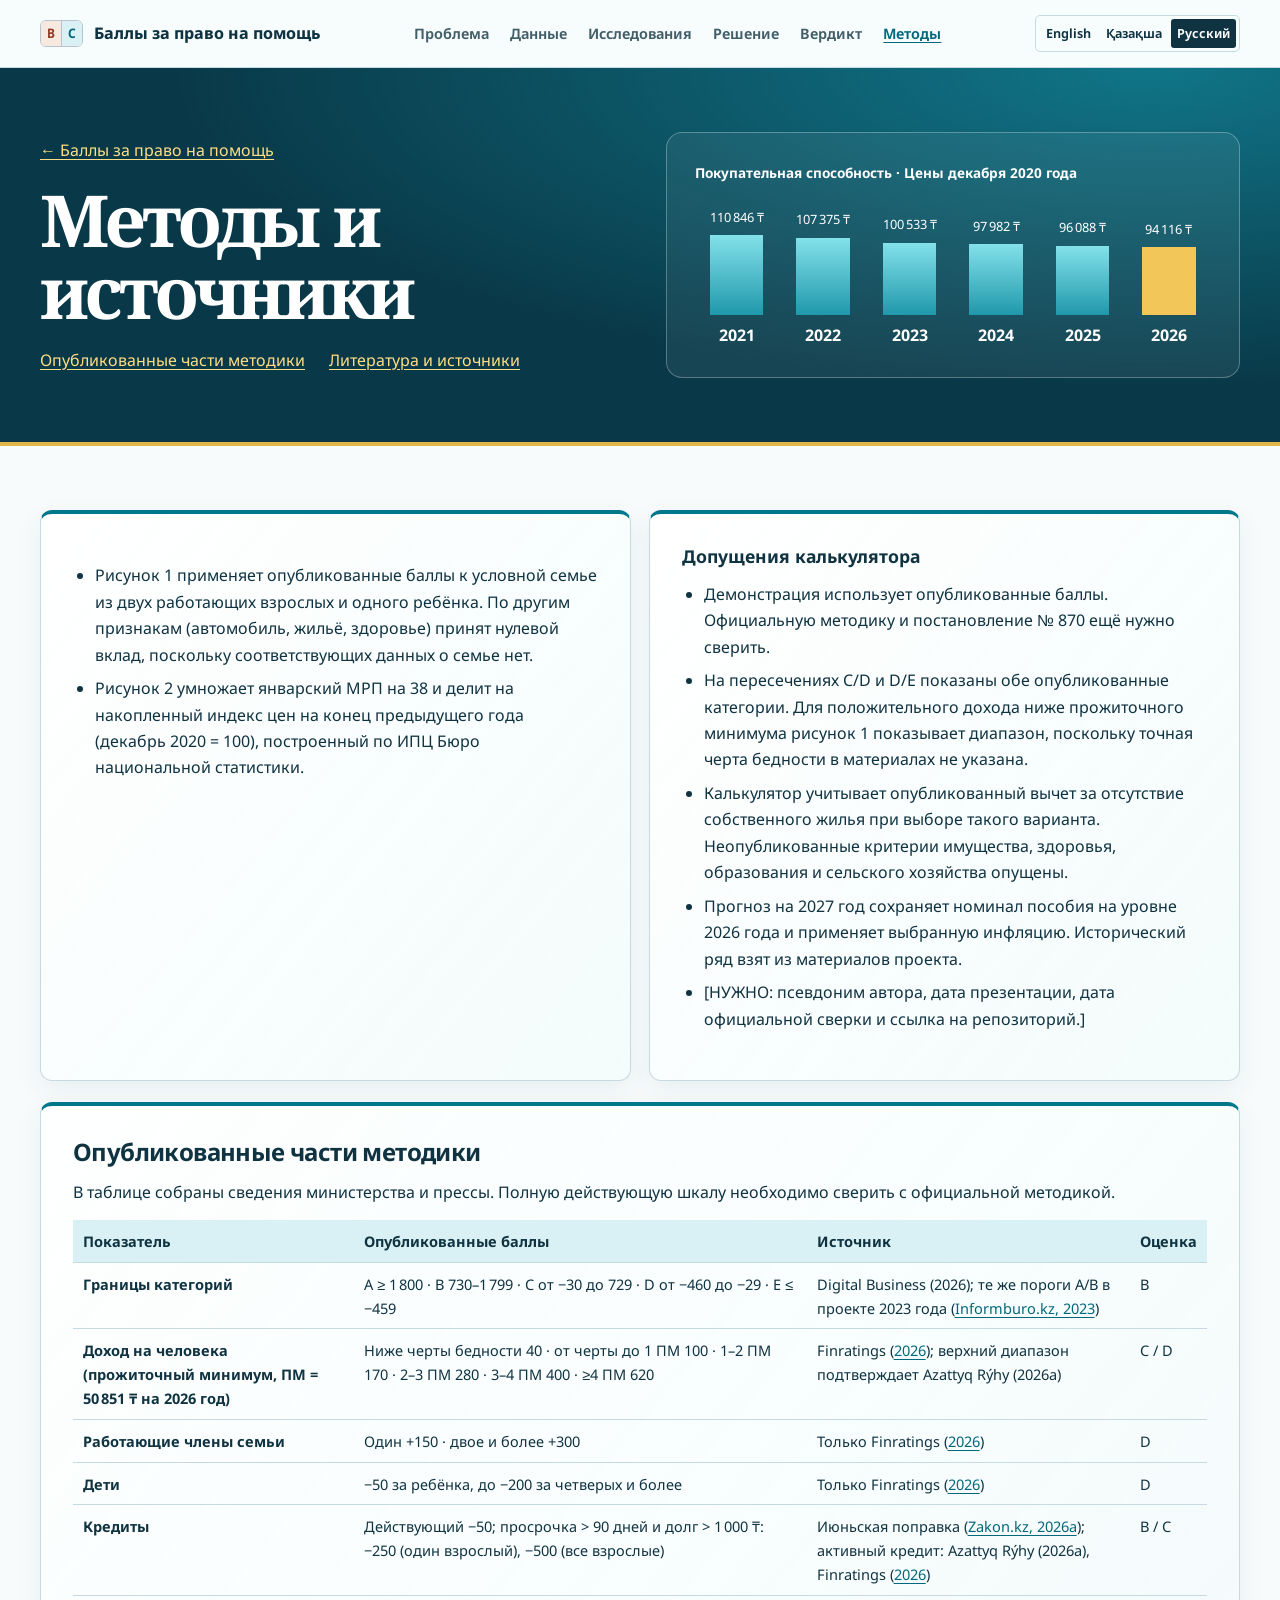
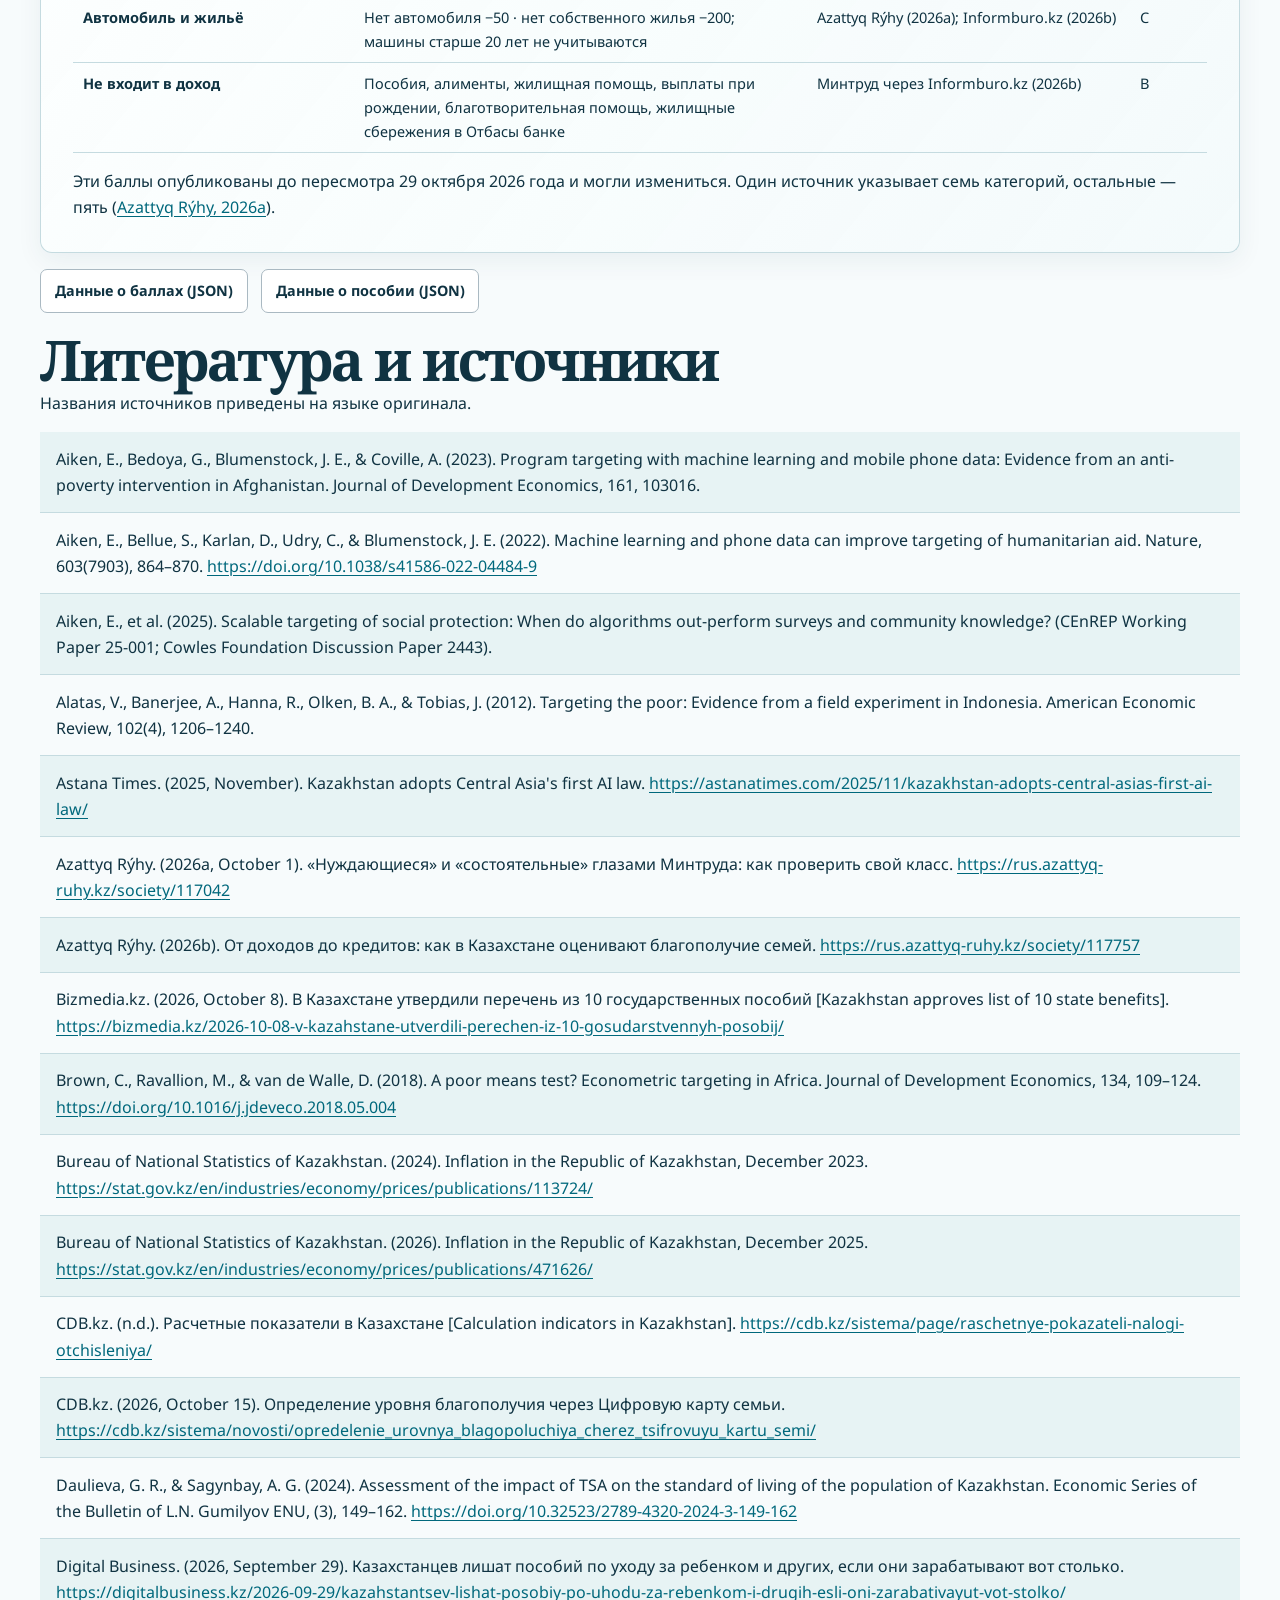
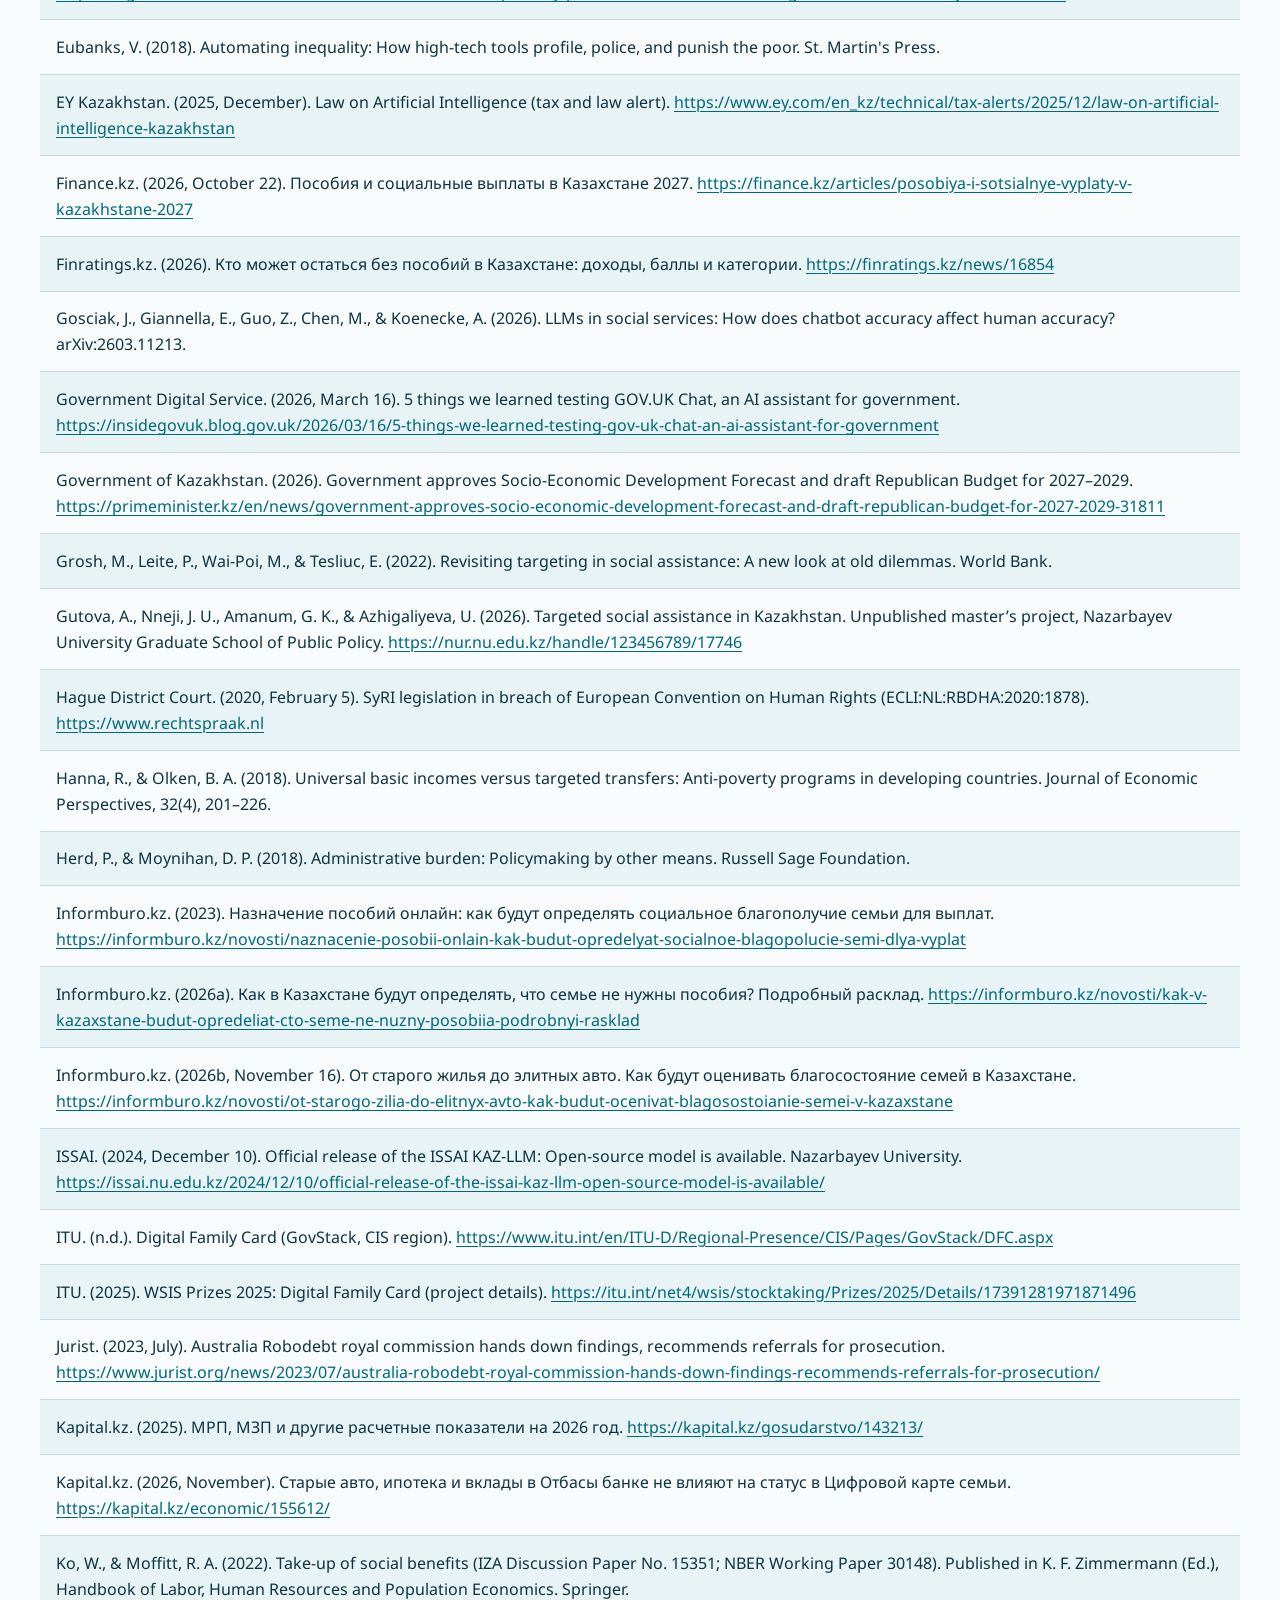
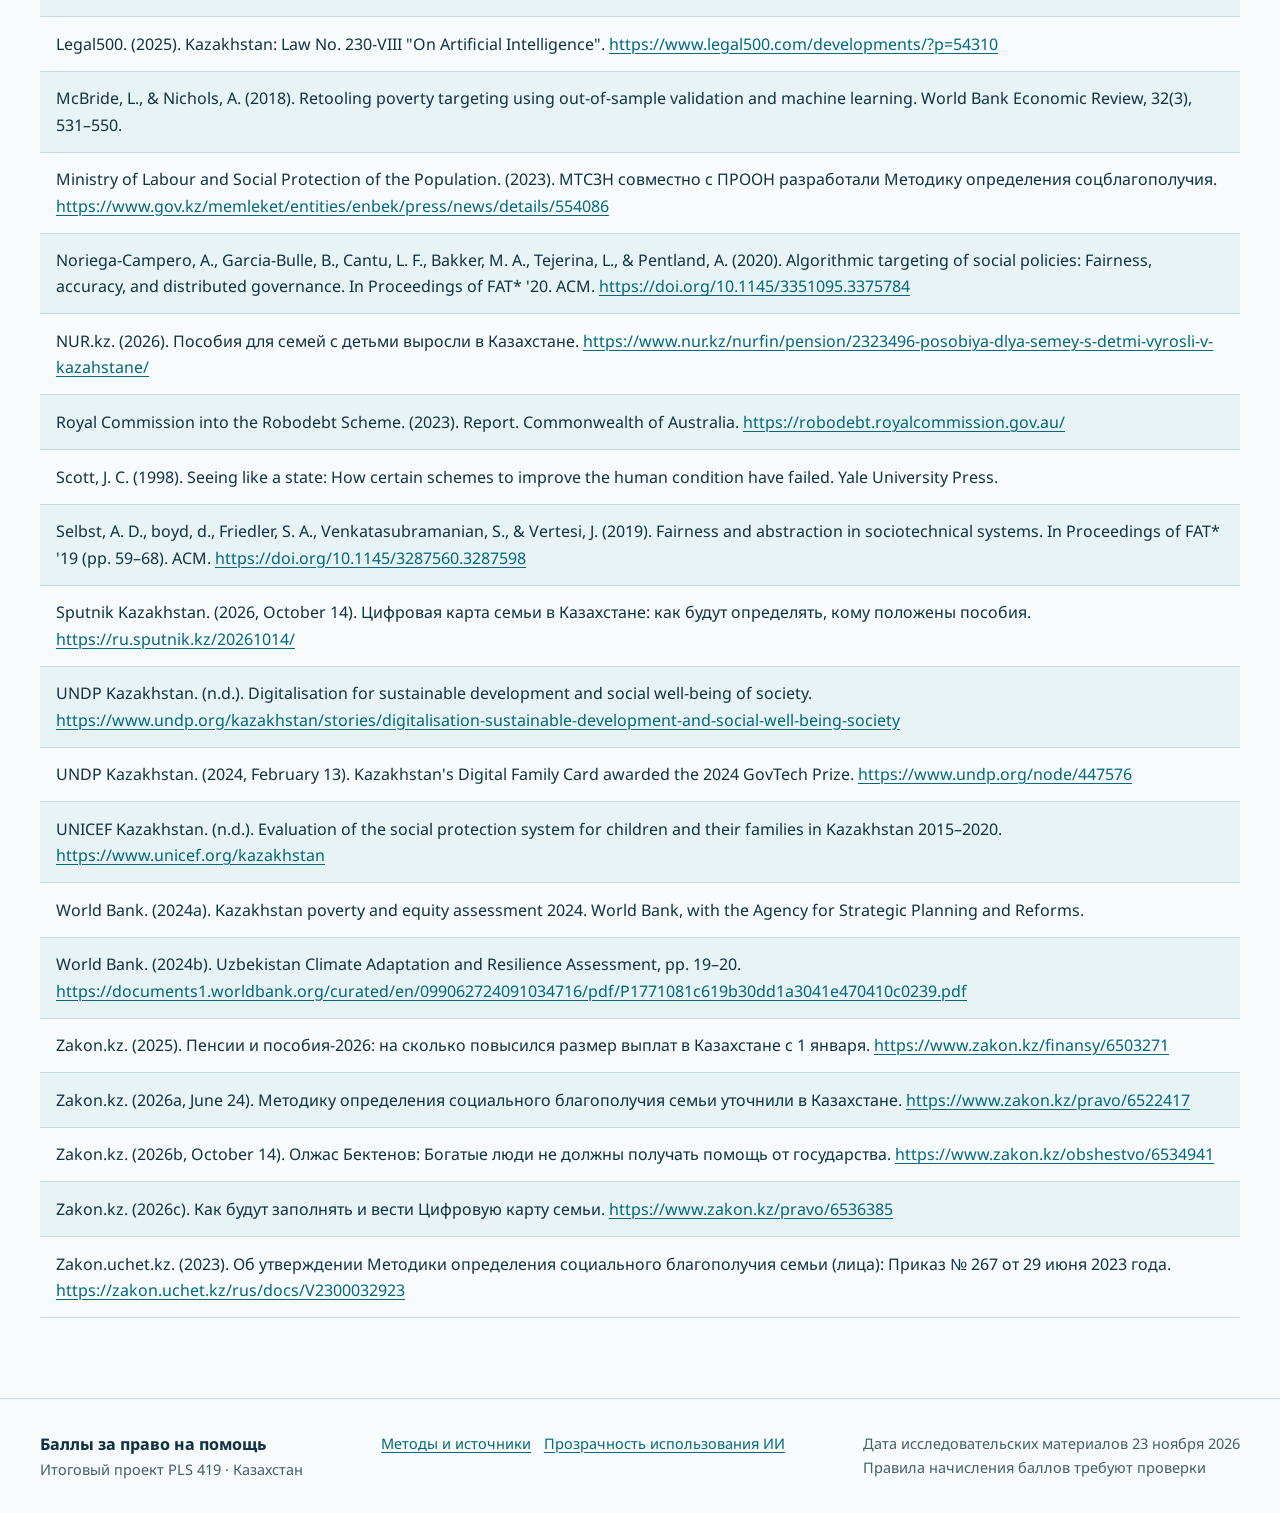
<file: docs/ru/methods/index.html>
<!doctype html>
<html lang="ru">
<head>
  <meta charset="utf-8">
  <meta name="viewport" content="width=device-width, initial-scale=1">
  <meta name="description" content="Интерактивное исследование Цифровой карты семьи и доступа к социальной помощи в Казахстане.">
  <title>Методы и источники · Баллы за право на помощь</title>
  <link rel="stylesheet" href="../../static/site.css">
<link rel="alternate" hreflang="en" href="../../methods/"><link rel="alternate" hreflang="kk" href="../../kk/methods/"><link rel="alternate" hreflang="ru" href="./"></head>
<body data-page="methods">
  <a class="skip-link" href="#main">Перейти к основному содержанию</a>
  <header class="site-header">
    <div class="shell header-row">
      <a class="brand" href="../"><span class="brand-mark" aria-hidden="true"><b>B</b><b>C</b></span> Баллы за право на помощь</a>
      <button class="menu-button" type="button" aria-controls="site-nav" aria-expanded="false">Меню</button>
      <nav id="site-nav" aria-label="Основная навигация">
        <a href="../#problem">Проблема</a>
        <a href="../#data">Данные</a>
        <a href="../#research">Исследования</a>
        <a href="../#solution">Решение</a>
        <a href="../#verdict">Вердикт</a>
        <a href="./" aria-current="page">Методы</a>
      </nav>
      <nav class="language-switch" aria-label="Язык сайта">
        <a data-language-link href="../../methods/" lang="en" hreflang="en" >English</a>
        <a data-language-link href="../../kk/methods/" lang="kk" hreflang="kk" >Қазақша</a>
        <a data-language-link href="./" lang="ru" hreflang="ru" aria-current="page">Русский</a>
      </nav>
    </div>
    <div class="progress-track" aria-hidden="true"><div id="reading-progress"></div></div>
  </header>
  <main id="main" tabindex="-1"><article class="source-page">
  <header class="source-banner"><div class="shell source-heading">
    <div><a href="../">← Баллы за право на помощь</a><h1>Методы и источники</h1>
<nav class="source-shortcuts"><a href="#score-rule">Опубликованные части методики</a><a href="#references">Литература и источники</a></nav>    </div>
    <figure class="source-plot"><figcaption>Покупательная способность · Цены декабря 2020 года</figcaption>
      <div class="source-bars">        <div><span>110 846 ₸</span><i aria-hidden="true" style="height:5.0rem"></i><b>2021</b></div>
        <div><span>107 375 ₸</span><i aria-hidden="true" style="height:4.843431427385743rem"></i><b>2022</b></div>
        <div><span>100 533 ₸</span><i aria-hidden="true" style="height:4.534805044836981rem"></i><b>2023</b></div>
        <div><span>97 982 ₸</span><i aria-hidden="true" style="height:4.4197354888764595rem"></i><b>2024</b></div>
        <div><span>96 088 ₸</span><i aria-hidden="true" style="height:4.33430164372192rem"></i><b>2025</b></div>
        <div><span>94 116 ₸</span><i aria-hidden="true" style="height:4.2453494036771735rem"></i><b>2026</b></div>
</div>
    </figure>
  </div></header>
  <div class="shell source-content">
    <div class="methods-intro"><div class="panel prose"><ul><li>Рисунок 1 применяет опубликованные баллы к условной семье из двух работающих взрослых и одного ребёнка. По другим признакам (автомобиль, жильё, здоровье) принят нулевой вклад, поскольку соответствующих данных о семье нет.</li><li>Рисунок 2 умножает январский МРП на 38 и делит на накопленный индекс цен на конец предыдущего года (декабрь 2020 = 100), построенный по ИПЦ Бюро национальной статистики.</li></ul></div><div class="panel prose"><h4>Допущения калькулятора</h4>
<ul><li>Демонстрация использует опубликованные баллы. Официальную методику и постановление № 870 ещё нужно сверить.</li><li>На пересечениях C/D и D/E показаны обе опубликованные категории. Для положительного дохода ниже прожиточного минимума рисунок 1 показывает диапазон, поскольку точная черта бедности в материалах не указана.</li><li>Калькулятор учитывает опубликованный вычет за отсутствие собственного жилья при выборе такого варианта. Неопубликованные критерии имущества, здоровья, образования и сельского хозяйства опущены.</li><li>Прогноз на 2027 год сохраняет номинал пособия на уровне 2026 года и применяет выбранную инфляцию. Исторический ряд взят из материалов проекта.</li><li>[НУЖНО: псевдоним автора, дата презентации, дата официальной сверки и ссылка на репозиторий.]</li></ul></div></div>
    <section class="panel prose" id="score-rule"><h3>Опубликованные части методики</h3>
<p>В таблице собраны сведения министерства и прессы. Полную действующую шкалу необходимо сверить с официальной методикой.</p>
<div class="table-wrap" tabindex="0" role="region" aria-label="Таблица исследования"><table><thead><tr><th scope="col">Показатель</th><th scope="col">Опубликованные баллы</th><th scope="col">Источник</th><th scope="col">Оценка</th></tr></thead><tbody><tr><th scope="row">Границы категорий</th><td>A ≥ 1 800 · B 730–1 799 · C от −30 до 729 · D от −460 до −29 · E ≤ −459</td><td>Digital Business (2026); те же пороги A/B в проекте 2023 года (<a class="citation" href="./#informburo-kz-2023">Informburo.kz, 2023</a>)</td><td>B</td></tr><tr><th scope="row">Доход на человека (прожиточный минимум, ПМ = 50 851 ₸ на 2026 год)</th><td>Ниже черты бедности 40 · от черты до 1 ПМ 100 · 1–2 ПМ 170 · 2–3 ПМ 280 · 3–4 ПМ 400 · ≥4 ПМ 620</td><td>Finratings (<a class="citation" href="./#finratings-kz-2026">2026</a>); верхний диапазон подтверждает Azattyq Rýhy (2026a)</td><td>C / D</td></tr><tr><th scope="row">Работающие члены семьи</th><td>Один +150 · двое и более +300</td><td>Только Finratings (<a class="citation" href="./#finratings-kz-2026">2026</a>)</td><td>D</td></tr><tr><th scope="row">Дети</th><td>−50 за ребёнка, до −200 за четверых и более</td><td>Только Finratings (<a class="citation" href="./#finratings-kz-2026">2026</a>)</td><td>D</td></tr><tr><th scope="row">Кредиты</th><td>Действующий −50; просрочка &gt; 90 дней и долг &gt; 1 000 ₸: −250 (один взрослый), −500 (все взрослые)</td><td>Июньская поправка (<a class="citation" href="./#zakon-kz-2026a">Zakon.kz, 2026a</a>); активный кредит: Azattyq Rýhy (2026a), Finratings (<a class="citation" href="./#finratings-kz-2026">2026</a>)</td><td>B / C</td></tr><tr><th scope="row">Автомобиль и жильё</th><td>Нет автомобиля −50 · нет собственного жилья −200; машины старше 20 лет не учитываются</td><td>Azattyq Rýhy (2026a); Informburo.kz (2026b)</td><td>C</td></tr><tr><th scope="row">Не входит в доход</th><td>Пособия, алименты, жилищная помощь, выплаты при рождении, благотворительная помощь, жилищные сбережения в Отбасы банке</td><td>Минтруд через Informburo.kz (2026b)</td><td>B</td></tr></tbody></table></div>
<p>Эти баллы опубликованы до пересмотра 29 октября 2026 года и могли измениться. Один источник указывает семь категорий, остальные — пять (<a class="citation" href="./#azattyq-ryhy-2026a">Azattyq Rýhy, 2026a</a>).</p></section>
    <p class="file-links"><a class="button secondary" href="../../data/scoring_rule.json">Данные о баллах (JSON)</a><a class="button secondary" href="../../data/birth_benefit_real.json">Данные о пособии (JSON)</a></p>
    <h2 id="references">Литература и источники</h2>
<p>Названия источников приведены на языке оригинала.</p>    <ul class="references"><li id="aiken-2023">Aiken, E., Bedoya, G., Blumenstock, J. E., &amp; Coville, A. (2023). Program targeting with machine learning and mobile phone data: Evidence from an anti-poverty intervention in Afghanistan. Journal of Development Economics, 161, 103016.</li><li id="aiken-2022">Aiken, E., Bellue, S., Karlan, D., Udry, C., &amp; Blumenstock, J. E. (2022). Machine learning and phone data can improve targeting of humanitarian aid. Nature, 603(7903), 864–870. <a href="https://doi.org/10.1038/s41586-022-04484-9">https://doi.org/10.1038/s41586-022-04484-9</a></li><li id="aiken-2025">Aiken, E., et al. (2025). Scalable targeting of social protection: When do algorithms out-perform surveys and community knowledge? (CEnREP Working Paper 25-001; Cowles Foundation Discussion Paper 2443).</li><li id="alatas-2012">Alatas, V., Banerjee, A., Hanna, R., Olken, B. A., &amp; Tobias, J. (2012). Targeting the poor: Evidence from a field experiment in Indonesia. American Economic Review, 102(4), 1206–1240.</li><li id="astana-times-2025">Astana Times. (2025, November). Kazakhstan adopts Central Asia&#x27;s first AI law. <a href="https://astanatimes.com/2025/11/kazakhstan-adopts-central-asias-first-ai-law/">https://astanatimes.com/2025/11/kazakhstan-adopts-central-asias-first-ai-law/</a></li><li id="azattyq-ryhy-2026a">Azattyq Rýhy. (2026a, October 1). «Нуждающиеся» и «состоятельные» глазами Минтруда: как проверить свой класс. <a href="https://rus.azattyq-ruhy.kz/society/117042">https://rus.azattyq-ruhy.kz/society/117042</a></li><li id="azattyq-ryhy-2026b">Azattyq Rýhy. (2026b). От доходов до кредитов: как в Казахстане оценивают благополучие семей. <a href="https://rus.azattyq-ruhy.kz/society/117757">https://rus.azattyq-ruhy.kz/society/117757</a></li><li id="bizmedia-kz-2026">Bizmedia.kz. (2026, October 8). В Казахстане утвердили перечень из 10 государственных пособий [Kazakhstan approves list of 10 state benefits]. <a href="https://bizmedia.kz/2026-10-08-v-kazahstane-utverdili-perechen-iz-10-gosudarstvennyh-posobij/">https://bizmedia.kz/2026-10-08-v-kazahstane-utverdili-perechen-iz-10-gosudarstvennyh-posobij/</a></li><li id="brown-2018">Brown, C., Ravallion, M., &amp; van de Walle, D. (2018). A poor means test? Econometric targeting in Africa. Journal of Development Economics, 134, 109–124. <a href="https://doi.org/10.1016/j.jdeveco.2018.05.004">https://doi.org/10.1016/j.jdeveco.2018.05.004</a></li><li id="bureau-of-national-statistics-of-kazakhstan-2024">Bureau of National Statistics of Kazakhstan. (2024). Inflation in the Republic of Kazakhstan, December 2023. <a href="https://stat.gov.kz/en/industries/economy/prices/publications/113724/">https://stat.gov.kz/en/industries/economy/prices/publications/113724/</a></li><li id="bureau-of-national-statistics-of-kazakhstan-2026">Bureau of National Statistics of Kazakhstan. (2026). Inflation in the Republic of Kazakhstan, December 2025. <a href="https://stat.gov.kz/en/industries/economy/prices/publications/471626/">https://stat.gov.kz/en/industries/economy/prices/publications/471626/</a></li><li id="cdb-kz-n-d">CDB.kz. (n.d.). Расчетные показатели в Казахстане [Calculation indicators in Kazakhstan]. <a href="https://cdb.kz/sistema/page/raschetnye-pokazateli-nalogi-otchisleniya/">https://cdb.kz/sistema/page/raschetnye-pokazateli-nalogi-otchisleniya/</a></li><li id="cdb-kz-2026">CDB.kz. (2026, October 15). Определение уровня благополучия через Цифровую карту семьи. <a href="https://cdb.kz/sistema/novosti/opredelenie_urovnya_blagopoluchiya_cherez_tsifrovuyu_kartu_semi/">https://cdb.kz/sistema/novosti/opredelenie_urovnya_blagopoluchiya_cherez_tsifrovuyu_kartu_semi/</a></li><li id="daulieva-2024">Daulieva, G. R., &amp; Sagynbay, A. G. (2024). Assessment of the impact of TSA on the standard of living of the population of Kazakhstan. Economic Series of the Bulletin of L.N. Gumilyov ENU, (3), 149–162. <a href="https://doi.org/10.32523/2789-4320-2024-3-149-162">https://doi.org/10.32523/2789-4320-2024-3-149-162</a></li><li id="digital-business-2026">Digital Business. (2026, September 29). Казахстанцев лишат пособий по уходу за ребенком и других, если они зарабатывают вот столько. <a href="https://digitalbusiness.kz/2026-09-29/kazahstantsev-lishat-posobiy-po-uhodu-za-rebenkom-i-drugih-esli-oni-zarabativayut-vot-stolko/">https://digitalbusiness.kz/2026-09-29/kazahstantsev-lishat-posobiy-po-uhodu-za-rebenkom-i-drugih-esli-oni-zarabativayut-vot-stolko/</a></li><li id="eubanks-2018">Eubanks, V. (2018). Automating inequality: How high-tech tools profile, police, and punish the poor. St. Martin's Press.</li><li id="ey-kazakhstan-2025">EY Kazakhstan. (2025, December). Law on Artificial Intelligence (tax and law alert). <a href="https://www.ey.com/en_kz/technical/tax-alerts/2025/12/law-on-artificial-intelligence-kazakhstan">https://www.ey.com/en_kz/technical/tax-alerts/2025/12/law-on-artificial-intelligence-kazakhstan</a></li><li id="finance-kz-2026">Finance.kz. (2026, October 22). Пособия и социальные выплаты в Казахстане 2027. <a href="https://finance.kz/articles/posobiya-i-sotsialnye-vyplaty-v-kazakhstane-2027">https://finance.kz/articles/posobiya-i-sotsialnye-vyplaty-v-kazakhstane-2027</a></li><li id="finratings-kz-2026">Finratings.kz. (2026). Кто может остаться без пособий в Казахстане: доходы, баллы и категории. <a href="https://finratings.kz/news/16854">https://finratings.kz/news/16854</a></li><li id="gosciak-2026">Gosciak, J., Giannella, E., Guo, Z., Chen, M., &amp; Koenecke, A. (2026). LLMs in social services: How does chatbot accuracy affect human accuracy? arXiv:2603.11213.</li><li id="government-digital-service-2026">Government Digital Service. (2026, March 16). 5 things we learned testing GOV.UK Chat, an AI assistant for government. <a href="https://insidegovuk.blog.gov.uk/2026/03/16/5-things-we-learned-testing-gov-uk-chat-an-ai-assistant-for-government">https://insidegovuk.blog.gov.uk/2026/03/16/5-things-we-learned-testing-gov-uk-chat-an-ai-assistant-for-government</a></li><li id="government-of-kazakhstan-2026">Government of Kazakhstan. (2026). Government approves Socio-Economic Development Forecast and draft Republican Budget for 2027–2029. <a href="https://primeminister.kz/en/news/government-approves-socio-economic-development-forecast-and-draft-republican-budget-for-2027-2029-31811">https://primeminister.kz/en/news/government-approves-socio-economic-development-forecast-and-draft-republican-budget-for-2027-2029-31811</a></li><li id="grosh-2022">Grosh, M., Leite, P., Wai-Poi, M., &amp; Tesliuc, E. (2022). Revisiting targeting in social assistance: A new look at old dilemmas. World Bank.</li><li id="gutova-2026">Gutova, A., Nneji, J. U., Amanum, G. K., &amp; Azhigaliyeva, U. (2026). Targeted social assistance in Kazakhstan. Unpublished master’s project, Nazarbayev University Graduate School of Public Policy. <a href="https://nur.nu.edu.kz/handle/123456789/17746">https://nur.nu.edu.kz/handle/123456789/17746</a></li><li id="hague-district-court-2020">Hague District Court. (2020, February 5). SyRI legislation in breach of European Convention on Human Rights (ECLI:NL:RBDHA:2020:1878). <a href="https://www.rechtspraak.nl">https://www.rechtspraak.nl</a></li><li id="hanna-2018">Hanna, R., &amp; Olken, B. A. (2018). Universal basic incomes versus targeted transfers: Anti-poverty programs in developing countries. Journal of Economic Perspectives, 32(4), 201–226.</li><li id="herd-2018">Herd, P., &amp; Moynihan, D. P. (2018). Administrative burden: Policymaking by other means. Russell Sage Foundation.</li><li id="informburo-kz-2023">Informburo.kz. (2023). Назначение пособий онлайн: как будут определять социальное благополучие семьи для выплат. <a href="https://informburo.kz/novosti/naznacenie-posobii-onlain-kak-budut-opredelyat-socialnoe-blagopolucie-semi-dlya-vyplat">https://informburo.kz/novosti/naznacenie-posobii-onlain-kak-budut-opredelyat-socialnoe-blagopolucie-semi-dlya-vyplat</a></li><li id="informburo-kz-2026a">Informburo.kz. (2026a). Как в Казахстане будут определять, что семье не нужны пособия? Подробный расклад. <a href="https://informburo.kz/novosti/kak-v-kazaxstane-budut-opredeliat-cto-seme-ne-nuzny-posobiia-podrobnyi-rasklad">https://informburo.kz/novosti/kak-v-kazaxstane-budut-opredeliat-cto-seme-ne-nuzny-posobiia-podrobnyi-rasklad</a></li><li id="informburo-kz-2026b">Informburo.kz. (2026b, November 16). От старого жилья до элитных авто. Как будут оценивать благосостояние семей в Казахстане. <a href="https://informburo.kz/novosti/ot-starogo-zilia-do-elitnyx-avto-kak-budut-ocenivat-blagosostoianie-semei-v-kazaxstane">https://informburo.kz/novosti/ot-starogo-zilia-do-elitnyx-avto-kak-budut-ocenivat-blagosostoianie-semei-v-kazaxstane</a></li><li id="issai-2024">ISSAI. (2024, December 10). Official release of the ISSAI KAZ-LLM: Open-source model is available. Nazarbayev University. <a href="https://issai.nu.edu.kz/2024/12/10/official-release-of-the-issai-kaz-llm-open-source-model-is-available/">https://issai.nu.edu.kz/2024/12/10/official-release-of-the-issai-kaz-llm-open-source-model-is-available/</a></li><li id="itu-n-d">ITU. (n.d.). Digital Family Card (GovStack, CIS region). <a href="https://www.itu.int/en/ITU-D/Regional-Presence/CIS/Pages/GovStack/DFC.aspx">https://www.itu.int/en/ITU-D/Regional-Presence/CIS/Pages/GovStack/DFC.aspx</a></li><li id="itu-2025">ITU. (2025). WSIS Prizes 2025: Digital Family Card (project details). <a href="https://itu.int/net4/wsis/stocktaking/Prizes/2025/Details/17391281971871496">https://itu.int/net4/wsis/stocktaking/Prizes/2025/Details/17391281971871496</a></li><li id="jurist-2023">Jurist. (2023, July). Australia Robodebt royal commission hands down findings, recommends referrals for prosecution. <a href="https://www.jurist.org/news/2023/07/australia-robodebt-royal-commission-hands-down-findings-recommends-referrals-for-prosecution/">https://www.jurist.org/news/2023/07/australia-robodebt-royal-commission-hands-down-findings-recommends-referrals-for-prosecution/</a></li><li id="kapital-kz-2025">Kapital.kz. (2025). МРП, МЗП и другие расчетные показатели на 2026 год. <a href="https://kapital.kz/gosudarstvo/143213/">https://kapital.kz/gosudarstvo/143213/</a></li><li id="kapital-kz-2026">Kapital.kz. (2026, November). Старые авто, ипотека и вклады в Отбасы банке не влияют на статус в Цифровой карте семьи. <a href="https://kapital.kz/economic/155612/">https://kapital.kz/economic/155612/</a></li><li id="ko-2022">Ko, W., &amp; Moffitt, R. A. (2022). Take-up of social benefits (IZA Discussion Paper No. 15351; NBER Working Paper 30148). Published in K. F. Zimmermann (Ed.), Handbook of Labor, Human Resources and Population Economics. Springer.</li><li id="legal500-2025">Legal500. (2025). Kazakhstan: Law No. 230-VIII &quot;On Artificial Intelligence&quot;. <a href="https://www.legal500.com/developments/?p=54310">https://www.legal500.com/developments/?p=54310</a></li><li id="mcbride-2018">McBride, L., &amp; Nichols, A. (2018). Retooling poverty targeting using out-of-sample validation and machine learning. World Bank Economic Review, 32(3), 531–550.</li><li id="ministry-of-labour-and-social-protection-of-the-population-2023">Ministry of Labour and Social Protection of the Population. (2023). МТСЗН совместно с ПРООН разработали Методику определения соцблагополучия. <a href="https://www.gov.kz/memleket/entities/enbek/press/news/details/554086">https://www.gov.kz/memleket/entities/enbek/press/news/details/554086</a></li><li id="noriega-campero-2020">Noriega-Campero, A., Garcia-Bulle, B., Cantu, L. F., Bakker, M. A., Tejerina, L., &amp; Pentland, A. (2020). Algorithmic targeting of social policies: Fairness, accuracy, and distributed governance. In Proceedings of FAT* &#x27;20. ACM. <a href="https://doi.org/10.1145/3351095.3375784">https://doi.org/10.1145/3351095.3375784</a></li><li id="nur-kz-2026">NUR.kz. (2026). Пособия для семей с детьми выросли в Казахстане. <a href="https://www.nur.kz/nurfin/pension/2323496-posobiya-dlya-semey-s-detmi-vyrosli-v-kazahstane/">https://www.nur.kz/nurfin/pension/2323496-posobiya-dlya-semey-s-detmi-vyrosli-v-kazahstane/</a></li><li id="royal-commission-into-the-robodebt-scheme-2023">Royal Commission into the Robodebt Scheme. (2023). Report. Commonwealth of Australia. <a href="https://robodebt.royalcommission.gov.au/">https://robodebt.royalcommission.gov.au/</a></li><li id="scott-1998">Scott, J. C. (1998). Seeing like a state: How certain schemes to improve the human condition have failed. Yale University Press.</li><li id="selbst-2019">Selbst, A. D., boyd, d., Friedler, S. A., Venkatasubramanian, S., &amp; Vertesi, J. (2019). Fairness and abstraction in sociotechnical systems. In Proceedings of FAT* &#x27;19 (pp. 59–68). ACM. <a href="https://doi.org/10.1145/3287560.3287598">https://doi.org/10.1145/3287560.3287598</a></li><li id="sputnik-kazakhstan-2026">Sputnik Kazakhstan. (2026, October 14). Цифровая карта семьи в Казахстане: как будут определять, кому положены пособия. <a href="https://ru.sputnik.kz/20261014/">https://ru.sputnik.kz/20261014/</a></li><li id="undp-kazakhstan-n-d">UNDP Kazakhstan. (n.d.). Digitalisation for sustainable development and social well-being of society. <a href="https://www.undp.org/kazakhstan/stories/digitalisation-sustainable-development-and-social-well-being-society">https://www.undp.org/kazakhstan/stories/digitalisation-sustainable-development-and-social-well-being-society</a></li><li id="undp-kazakhstan-2024">UNDP Kazakhstan. (2024, February 13). Kazakhstan&#x27;s Digital Family Card awarded the 2024 GovTech Prize. <a href="https://www.undp.org/node/447576">https://www.undp.org/node/447576</a></li><li id="unicef-kazakhstan-n-d">UNICEF Kazakhstan. (n.d.). Evaluation of the social protection system for children and their families in Kazakhstan 2015–2020. <a href="https://www.unicef.org/kazakhstan">https://www.unicef.org/kazakhstan</a></li><li id="world-bank-2024a">World Bank. (2024a). Kazakhstan poverty and equity assessment 2024. World Bank, with the Agency for Strategic Planning and Reforms.</li><li id="world-bank-2024b">World Bank. (2024b). Uzbekistan Climate Adaptation and Resilience Assessment, pp. 19–20. <a href="https://documents1.worldbank.org/curated/en/099062724091034716/pdf/P1771081c619b30dd1a3041e470410c0239.pdf">https://documents1.worldbank.org/curated/en/099062724091034716/pdf/P1771081c619b30dd1a3041e470410c0239.pdf</a></li><li id="zakon-kz-2025">Zakon.kz. (2025). Пенсии и пособия-2026: на сколько повысился размер выплат в Казахстане с 1 января. <a href="https://www.zakon.kz/finansy/6503271">https://www.zakon.kz/finansy/6503271</a></li><li id="zakon-kz-2026a">Zakon.kz. (2026a, June 24). Методику определения социального благополучия семьи уточнили в Казахстане. <a href="https://www.zakon.kz/pravo/6522417">https://www.zakon.kz/pravo/6522417</a></li><li id="zakon-kz-2026b">Zakon.kz. (2026b, October 14). Олжас Бектенов: Богатые люди не должны получать помощь от государства. <a href="https://www.zakon.kz/obshestvo/6534941">https://www.zakon.kz/obshestvo/6534941</a></li><li id="zakon-kz-2026c">Zakon.kz. (2026c). Как будут заполнять и вести Цифровую карту семьи. <a href="https://www.zakon.kz/pravo/6536385">https://www.zakon.kz/pravo/6536385</a></li><li id="zakon-uchet-kz-2023">Zakon.uchet.kz. (2023). Об утверждении Методики определения социального благополучия семьи (лица): Приказ № 267 от 29 июня 2023 года. <a href="https://zakon.uchet.kz/rus/docs/V2300032923">https://zakon.uchet.kz/rus/docs/V2300032923</a></li></ul>
  </div>
</article>
</main>
  <footer class="site-footer">
    <div class="shell footer-row">
      <div><a class="brand" href="../">Баллы за право на помощь</a><p>Итоговый проект PLS 419 · Казахстан</p></div>
      <nav aria-label="О проекте"><a href="./">Методы и источники</a><a href="../about/">Прозрачность использования ИИ</a></nav>
      <p>Дата исследовательских материалов <time datetime="2026-11-23">23 ноября 2026</time><br>Правила начисления баллов требуют проверки</p>
    </div>
  </footer>
  <script type="application/json" id="site-messages">{"assumed": "\u0414\u043e\u043f\u0443\u0449\u0435\u043d\u0438\u0435: {amount}", "band": "\u0414\u0438\u0430\u043f\u0430\u0437\u043e\u043d \u0434\u043e\u0445\u043e\u0434\u0430", "benefitExcluded": "\u041f\u0440\u0438\u043c\u0435\u0440 \u043f\u043e\u0441\u043e\u0431\u0438\u044f \u043f\u0440\u0438 \u0440\u043e\u0436\u0434\u0435\u043d\u0438\u0438 \u00b7 \u0441 {amount} \u0434\u043e 0 \u20b8", "benefitIncluded": "\u041f\u0440\u0438\u043c\u0435\u0440 \u043f\u043e\u0441\u043e\u0431\u0438\u044f \u043f\u0440\u0438 \u0440\u043e\u0436\u0434\u0435\u043d\u0438\u0438 \u00b7 {amount} \u0434\u043e \u043f\u0440\u0438\u043c\u0435\u043d\u0435\u043d\u0438\u044f \u0438\u0441\u043a\u043b\u044e\u0447\u0435\u043d\u0438\u044f A/B", "category": "\u041a\u0430\u0442\u0435\u0433\u043e\u0440\u0438\u044f", "chartData": "\u0414\u0430\u043d\u043d\u044b\u0435 \u0433\u0440\u0430\u0444\u0438\u043a\u0430", "cliffSummary": "\u041f\u0440\u0438 {threshold} \u043d\u0430 \u0447\u0435\u043b\u043e\u0432\u0435\u043a\u0430 \u0431\u0430\u043b\u043b \u043c\u0435\u043d\u044f\u0435\u0442\u0441\u044f \u0441 {low} ({lowCat}) \u043d\u0430 {high} ({highCat}). \u0414\u043b\u044f \u043f\u043e\u043b\u043e\u0436\u0438\u0442\u0435\u043b\u044c\u043d\u043e\u0433\u043e \u0434\u043e\u0445\u043e\u0434\u0430 \u043d\u0438\u0436\u0435 {minimum} \u043f\u043e\u043a\u0430\u0437\u0430\u043d\u044b \u0434\u0432\u0430 \u0431\u0430\u043b\u043b\u0430, \u043f\u043e\u0441\u043a\u043e\u043b\u044c\u043a\u0443 \u0442\u043e\u0447\u043d\u043e\u0435 \u0437\u043d\u0430\u0447\u0435\u043d\u0438\u0435 \u0447\u0435\u0440\u0442\u044b \u0431\u0435\u0434\u043d\u043e\u0441\u0442\u0438 \u0432 \u0447\u0435\u0440\u043d\u043e\u0432\u0438\u043a\u0435 \u043d\u0435 \u0443\u043a\u0430\u0437\u0430\u043d\u043e.", "componentCar": "\u041d\u0430\u043b\u0438\u0447\u0438\u0435 \u0430\u0432\u0442\u043e\u043c\u043e\u0431\u0438\u043b\u044f", "componentChildren": "\u0414\u0435\u0442\u0438", "componentDebt": "\u041f\u0440\u043e\u0441\u0440\u043e\u0447\u0435\u043d\u043d\u044b\u0439 \u0434\u043e\u043b\u0433", "componentHousing": "\u0416\u0438\u043b\u044c\u0451", "componentIncome": "\u0414\u043e\u0445\u043e\u0434 \u043d\u0430 \u0447\u0435\u043b\u043e\u0432\u0435\u043a\u0430", "componentLoan": "\u0414\u0435\u0439\u0441\u0442\u0432\u0443\u044e\u0449\u0438\u0439 \u043a\u0440\u0435\u0434\u0438\u0442", "componentWork": "\u0420\u0430\u0431\u043e\u0442\u0430\u044e\u0449\u0438\u0435 \u0447\u043b\u0435\u043d\u044b \u0441\u0435\u043c\u044c\u0438", "copy": "\u0421\u043a\u043e\u043f\u0438\u0440\u0443\u0439\u0442\u0435 \u0432\u044b\u0434\u0435\u043b\u0435\u043d\u043d\u0443\u044e \u0441\u0441\u044b\u043b\u043a\u0443.", "incomeAmount": "{amount} \u0442\u0435\u043d\u0433\u0435 \u043d\u0430 \u0447\u0435\u043b\u043e\u0432\u0435\u043a\u0430", "january": "\u042f\u043d\u0432\u0430\u0440\u044c", "loadError": "\u0418\u043d\u0442\u0435\u0440\u0430\u043a\u0442\u0438\u0432\u043d\u044b\u0435 \u0434\u0430\u043d\u043d\u044b\u0435 \u043d\u0435 \u0437\u0430\u0433\u0440\u0443\u0437\u0438\u043b\u0438\u0441\u044c. \u041e\u0431\u043d\u043e\u0432\u0438\u0442\u0435 \u0441\u0442\u0440\u0430\u043d\u0438\u0446\u0443.", "nominal": "\u041d\u043e\u043c\u0438\u043d\u0430\u043b", "points": "{points} \u0431\u0430\u043b\u043b\u043e\u0432 \u00b7 {categories}", "projectedYear": "\u041f\u0440\u043e\u0433\u043d\u043e\u0437 \u043d\u0430 {year} \u0433\u043e\u0434", "projection": "\u041f\u0440\u043e\u0433\u043d\u043e\u0437 \u00b7 \u044f\u043d\u0432\u0430\u0440\u044c {year} \u0433\u043e\u0434\u0430: {amount} \u0432 \u0446\u0435\u043d\u0430\u0445 {basis} \u0433\u043e\u0434\u0430 \u043f\u0440\u0438 \u0438\u043d\u0444\u043b\u044f\u0446\u0438\u0438 {rate}%, \u0435\u0441\u043b\u0438 \u043d\u043e\u043c\u0438\u043d\u0430\u043b \u043e\u0441\u0442\u0430\u043d\u0435\u0442\u0441\u044f {nominal}.", "real": "\u0420\u0435\u0430\u043b\u044c\u043d\u043e \u00b7 \u0432 \u0446\u0435\u043d\u0430\u0445 {basis} \u0433\u043e\u0434\u0430", "realTable": "\u0420\u0435\u0430\u043b\u044c\u043d\u043e (\u0446\u0435\u043d\u044b {basis} \u0433\u043e\u0434\u0430)", "score": "\u0411\u0430\u043b\u043b\u044b", "shared": "\u0421\u0441\u044b\u043b\u043a\u0430 \u043d\u0430 \u0441\u0446\u0435\u043d\u0430\u0440\u0438\u0439 \u0441\u043a\u043e\u043f\u0438\u0440\u043e\u0432\u0430\u043d\u0430.", "simAmbiguous": "\u041f\u0440\u0438 \u044d\u0442\u043e\u043c \u0431\u0430\u043b\u043b\u0435 \u0434\u0432\u0430 \u043e\u043f\u0443\u0431\u043b\u0438\u043a\u043e\u0432\u0430\u043d\u043d\u044b\u0445 \u0434\u0438\u0430\u043f\u0430\u0437\u043e\u043d\u0430 \u043f\u0435\u0440\u0435\u0441\u0435\u043a\u0430\u044e\u0442\u0441\u044f.", "simExcluded": "\u041f\u043e \u043e\u043f\u0443\u0431\u043b\u0438\u043a\u043e\u0432\u0430\u043d\u043d\u044b\u043c \u043f\u0440\u0430\u0432\u0438\u043b\u0430\u043c \u0440\u0435\u0437\u0443\u043b\u044c\u0442\u0430\u0442 \u043f\u043e\u043f\u0430\u0434\u0430\u0435\u0442 \u0432 A/B.", "simIncluded": "\u041f\u043e \u043e\u043f\u0443\u0431\u043b\u0438\u043a\u043e\u0432\u0430\u043d\u043d\u044b\u043c \u043f\u0440\u0430\u0432\u0438\u043b\u0430\u043c \u0440\u0435\u0437\u0443\u043b\u044c\u0442\u0430\u0442 \u0432\u043d\u0435 A/B."}</script>
  <script type="module" src="../../static/site.mjs"></script>
</body>
</html>
</file>
<file: docs/static/site.css>
@font-face { font-family: "Noto Sans"; src: url("fonts/notosans.woff2") format("woff2"); font-weight: 100 900; font-display: swap; }
@font-face { font-family: "Noto Serif"; src: url("fonts/notoserif.woff2") format("woff2"); font-weight: 100 900; font-display: swap; }
@font-face { font-family: "Noto Sans Mono"; src: url("fonts/notosansmono.woff2") format("woff2"); font-weight: 100 900; font-display: swap; }
:root {
  color-scheme: light;
  --ink: #173334;
  --muted: #435954;
  --paper: #faf7ef;
  --white: #fff;
  --line: #d7d6c8;
  --blue: #065451;
  --blue-soft: #e0eeea;
  --amber: #933a25;
  --amber-soft: #f8e9e0;
  --sans: "Noto Sans", sans-serif;
  --serif: "Noto Serif", serif;
  --mono: "Noto Sans Mono", monospace;
}
* { box-sizing: border-box; }
html { scroll-behavior: smooth; scroll-padding-top: 6rem; }
body { margin: 0; color: var(--ink); background: var(--paper); font: 1rem/1.65 var(--sans); }
h1, h2, h3, h4, p { margin: 0; }
h1, h2, h3, h4 { line-height: 1.14; }
h1 { font: 700 clamp(2.75rem, 5.6vw, 5rem)/1.01 var(--serif); letter-spacing: -.052em; }
h2 { font: 700 clamp(2.1rem, 4.5vw, 3.5rem)/1.08 var(--serif); letter-spacing: -.044em; }
h3 { font-size: clamp(1.15rem, 2.3vw, 1.5rem); letter-spacing: -.025em; }
h4 { font-size: 1.1rem; }
a { color: var(--blue); text-underline-offset: .2em; }
a:hover { text-decoration-thickness: 2px; }
button, input, select { font: inherit; }
button, summary, select, input[type="range"] { cursor: pointer; }
button { color: var(--ink); }
:focus-visible { outline: 3px solid var(--blue); outline-offset: 4px; }
[hidden] { display: none !important; }
.shell { width: min(1200px, calc(100% - 3rem)); margin-inline: auto; }
.skip-link { position: fixed; top: .7rem; left: .7rem; z-index: 20; background: var(--white); padding: .55rem .8rem; transform: translateY(-170%); }
.skip-link:focus { transform: none; }
.site-header { position: sticky; top: 0; z-index: 5; background: var(--paper); border-bottom: 1px solid var(--line); }
.header-row, .footer-row { display: flex; align-items: center; justify-content: space-between; gap: 1.25rem; }
.header-row { min-height: 4.2rem; }
.brand { display: inline-flex; align-items: center; gap: .65rem; color: inherit; text-decoration: none; font-size: 1rem; font-weight: 750; line-height: 1.18; }
.brand-mark { display: inline-flex; border: 1px solid #b7c4cb; border-radius: 6px; overflow: hidden; font: .82rem/1 var(--mono); }
.brand-mark b { padding: .38rem; color: var(--amber); background: var(--amber-soft); }
.brand-mark b + b { color: var(--blue); background: var(--blue-soft); border-left: 1px solid #b7c4cb; }
#site-nav { display: flex; gap: clamp(.65rem, 1.65vw, 1.4rem); }
#site-nav a { font-size: .9rem; font-weight: 650; color: var(--muted); text-decoration: none; }
#site-nav a:hover, #site-nav a[aria-current] { color: var(--blue); text-decoration: underline; }
.menu-button { display: none; }
.progress-track { position: absolute; inset: auto 0 -1px; height: 2px; pointer-events: none; }
#reading-progress { height: 100%; background: var(--blue); transform-origin: left; transform: scaleX(0); }
.hero { padding: clamp(2.5rem, 5vw, 5rem) 0 1.6rem; }
.hero-grid { display: grid; grid-template-columns: minmax(0, 1fr) minmax(0, 1.11fr); align-items: start; gap: clamp(2rem, 5vw, 5rem); }
.eyebrow, .meta, .risk { color: var(--muted); font: 650 .85rem/1.5 var(--mono); letter-spacing: .035em; }
.eyebrow { text-transform: uppercase; margin-bottom: .8rem; }
.eyebrow span { display: inline-block; width: 1.45rem; height: 2px; margin-right: .45rem; vertical-align: middle; background: var(--blue); }
.hero h1 em { font-style: normal; color: var(--blue); }
.hero-copy { max-width: 60ch; margin-top: 1.7rem; }
.hero-copy p + p { margin-top: .75rem; }
.actions, .small-actions { display: flex; flex-wrap: wrap; align-items: center; gap: .65rem; }
.actions { margin-top: 1.9rem; }
.button, .small-actions button, .menu-button { border: 1px solid #aab9c2; border-radius: 7px; padding: .62rem .87rem; min-height: 44px; background: var(--white); color: var(--ink); font-weight: 700; font-size: .9rem; line-height: 1.4; text-decoration: none; display: inline-flex; align-items: center; }
.button.primary { background: var(--ink); border-color: var(--ink); color: var(--white); }
.button:hover, .small-actions button:hover, .menu-button:hover { border-color: var(--blue); background: var(--blue-soft); color: var(--ink); }
.button.light { color: var(--ink); }
.stat, .panel, .gap-card { border: 1px solid var(--line); border-radius: 12px; background: var(--white); }
.range-ends { color: var(--muted); font: .78rem/1.35 var(--mono); }
.hero-result { display: flex; align-items: center; gap: 1rem; margin: 1.15rem 0; }
.category-tile { display: grid; place-items: center; width: 4.75rem; min-height: 4.75rem; flex: 0 0 auto; border-radius: 8px; background: var(--amber-soft); color: var(--amber); font: 700 3.35rem/1 var(--mono); letter-spacing: -.08em; }
.category-tile.cool { background: var(--blue-soft); color: var(--blue); }
.category-tile.ambiguous { font-size: 1.6rem; }
.display-number { font: 700 clamp(2.35rem, 4vw, 3.5rem)/1 var(--mono); letter-spacing: -.065em; }
.hero-points { margin: 0 0 1.1rem; }
.hero-points div { display: flex; justify-content: space-between; gap: 1rem; padding: .36rem 0; border-bottom: 1px solid var(--line); }
.hero-points dd { margin: 0; font: 650 .95rem/1.65 var(--mono); }
.score-scale { position: relative; margin-block: 1.2rem .8rem; }
.scale-bands { display: flex; overflow: hidden; border-radius: 5px; }
.scale-bands span { flex: 1; padding: .24rem .1rem; text-align: center; color: #173650; background: #bfdae9; font: 650 .85rem/1.5 var(--mono); }
.scale-bands span:nth-child(2) { flex: 2; background: #d3e5ef; }
.scale-bands span:nth-child(3) { flex: 3; background: #e8f1f6; }
.scale-bands span:nth-child(4) { flex: 4; background: #f8e2cc; color: #733107; }
.scale-bands span:nth-child(5) { flex: 1; background: #edc394; color: #602c09; }
.scale-marker { height: .58rem; width: .58rem; border: 2px solid white; border-radius: 50%; background: var(--ink); position: absolute; left: var(--position, 66%); top: -.46rem; transform: translateX(-50%); transition: left .25s ease; box-shadow: 0 0 0 1px var(--ink); }
.text-link { font-weight: 700; font-size: .91rem; }
.hero-source { margin-top: 2rem; }
.source, .hero-source, figcaption, .stat p { font-size: .85rem; color: var(--muted); }
.arc { border-block: 1px solid var(--line); }
.arc-links { display: grid; grid-template-columns: repeat(5, minmax(0, 1fr)); }
.arc-link { display: flex; gap: .65rem; align-items: center; min-height: 3.7rem; padding: .6rem .75rem; border-inline-start: 1px solid var(--line); color: var(--ink); text-decoration: none; font-weight: 700; font-size: .89rem; }
.arc-link:last-child { border-inline-end: 1px solid var(--line); }
.arc-link span { color: var(--blue); font: 650 .78rem var(--mono); }
.arc-link[aria-current], .arc-link:hover { background: var(--blue-soft); }
.chapter { padding-block: clamp(3.3rem, 8vw, 6.7rem); }
.chapter-heading { max-width: 58rem; margin-bottom: 2rem; }
.chapter-heading > p:last-child:not(.eyebrow) { margin-top: 1rem; max-width: 72ch; }
.stat-grid, .prototype-grid, .research-summary, .verdict-grid { display: grid; gap: 1rem; grid-template-columns: repeat(3, minmax(0, 1fr)); }
.stat, .panel { padding: clamp(1rem, 2.7vw, 1.75rem); min-width: 0; }
.stat div { color: var(--blue); font: 700 clamp(1.8rem, 4vw, 2.75rem)/1.15 var(--mono); letter-spacing: -.06em; margin-bottom: .55rem; }
.stat h3 { font: 650 1rem/1.4 var(--sans); margin-bottom: .55rem; }
.split-content { display: grid; grid-template-columns: minmax(0, 1.5fr) minmax(0, 1fr); gap: clamp(1.5rem, 5vw, 4.75rem); align-items: start; margin-top: 2.2rem; }
.prose > * + * { margin-top: .9rem; }
.prose > h3:not(:first-child), .prose > h4:not(:first-child) { margin-top: 1.5rem; }
.prose ul { padding-inline-start: 1.35rem; }
.prose li + li { margin-top: .45rem; }
.reading-width { max-width: 76ch; }
.question { padding: 1.3rem; background: var(--blue-soft); border-radius: 0 8px 8px 0; border-left: 3px solid var(--blue); }
.data-section { background: #eef1ef; border-block: 1px solid var(--line); }
.score-demo, .chart-card, .simulator, .bill { margin: 1.8rem 0; }
.score-demo, .sim-grid { display: grid; grid-template-columns: minmax(0, 1fr) minmax(0, 1fr); gap: 1.5rem; }
.score-demo p, .score-demo .button { margin-top: .5rem; }
.tokens { display: flex; flex-wrap: wrap; gap: .5rem; }
.tokens span { display: inline-flex; gap: .5rem; border-radius: 5px; padding: .38rem .5rem; background: var(--blue-soft); color: var(--blue); }
.tokens span:nth-child(n + 3) { background: var(--amber-soft); color: var(--amber); }
.tokens b { font-family: var(--mono); }
.disclosure { border-block: 1px solid #c9d1d2; padding: .7rem 0; margin: 1.25rem 0; }
.disclosure summary, .gap-card summary, .device summary, .pipeline summary { font-weight: 700; }
.table-wrap { max-width: 100%; overflow: auto; }
table { width: 100%; border-collapse: collapse; text-align: start; font-size: .91rem; }
th, td { text-align: left; vertical-align: top; padding: .55rem .65rem; border-bottom: 1px solid var(--line); }
thead th, .matrix th { background: var(--blue-soft); color: var(--ink); }
.chart-card canvas { display: block; width: 100%; height: clamp(14rem, 33vw, 22rem); margin-top: .5rem; }
.chart-toolbar, .range-control label, .range-ends { display: flex; flex-wrap: wrap; gap: .55rem; align-items: center; justify-content: space-between; }
.chart-toolbar { margin-top: 1rem; }
.chart-toolbar label { display: inline-block; margin-right: .4rem; font-weight: 650; font-size: .9rem; }
select { max-width: 100%; padding: .48rem .55rem; min-height: 40px; border: 1px solid #9aaeb9; border-radius: 5px; color: var(--ink); background: var(--white); }
.result-pill, .benefit-status, .notice, .missing { background: var(--blue-soft); color: var(--ink); border-radius: 6px; padding: .55rem .75rem; }
.result-pill { font: 700 .9rem/1.5 var(--mono); }
.result-pill.warm, .benefit-status.warm, .missing, .notice { background: var(--amber-soft); color: #72340d; }
.benefit-status:empty, #share-status:empty { display: none; }
.range-control { margin-top: .9rem; }
.range-control label { font-weight: 650; }
.range-control output { font-family: var(--mono); color: var(--blue); }
input[type="range"] { display: block; width: 100%; min-height: 2rem; margin: .15rem 0; accent-color: var(--blue); }
figcaption { margin-top: 1.2rem; }
.chart-key { display: flex; gap: .8rem; flex-wrap: wrap; color: var(--muted); font-size: .87rem; }
.chart-key span::before { content: ""; display: inline-block; width: 1.4rem; margin-right: .3rem; border-top: 3px solid var(--blue); vertical-align: middle; }
.chart-key .real-key::before { border-top: 3px dashed var(--amber); }
#projection { margin-top: .65rem; }
.simulator .notice { margin-top: .8rem; }
.sim-grid { margin-block: 1.2rem; align-items: start; }
.sim-result { background: var(--paper); border: 1px solid var(--line); border-radius: 8px; padding: 1rem; }
.sim-result .hero-result { margin-top: 0; }
.sim-meaning { font-weight: 650; margin-bottom: .45rem; }
.choices { margin: 0 0 .8rem; padding: 0; border: 0; min-inline-size: 0; }
.choices legend { font-weight: 700; margin-bottom: .3rem; }
.choices div { display: flex; flex-wrap: wrap; gap: .35rem; }
.choices label { position: relative; }
.choices input { width: 1px; height: 1px; position: absolute; opacity: 0; }
.choices span { display: inline-flex; align-items: center; min-height: 40px; padding: .38rem .62rem; border: 1px solid #9baeb9; border-radius: 6px; font-size: .9rem; line-height: 1.22; cursor: pointer; }
.choices input:checked + span { background: var(--blue); border-color: var(--blue); color: white; }
.choices input:focus-visible + span { outline: 3px solid var(--blue); outline-offset: 3px; }
#share-label { display: block; margin-top: .45rem; }
#share-url { width: 100%; padding: .35rem; border: 1px solid #9baeb9; border-radius: 4px; }
.feature-heading { margin: 2.4rem 0 .9rem; }
.gap-grid, .pipeline { display: grid; gap: .65rem; grid-template-columns: repeat(5, minmax(0, 1fr)); margin-bottom: 1.4rem; align-items: start; }
.gap-card { padding: .85rem; }
.gap-card div { font-size: .91rem; margin-top: .55rem; }
.research-grid, .case-grid { display: grid; grid-template-columns: repeat(2, minmax(0, 1fr)); gap: 1rem; }
.regional, .research-summary { margin-top: 1.7rem; }
.pipeline-step { border: 1px solid #a4b5bd; border-radius: 8px; padding: .8rem; color: var(--ink); background: var(--white); font-weight: 650; position: relative; }
.pipeline-step:not(.audit)::after { content: ""; width: .65rem; height: 1px; background: #8194a1; position: absolute; right: -.65rem; top: 1.5rem; }
.pipeline-step:nth-child(5)::after { content: none; }
.pipeline-step.tool { background: var(--blue-soft); }
.pipeline-step.audit { grid-column: 1 / -1; }
.pipeline-step p { margin-top: .45rem; font-weight: 400; font-size: .88rem; }
.pipeline-step span { font-family: var(--mono); }
.prototype h3 { margin-bottom: .35rem; }
.device { margin-top: .75rem; padding: .65rem; background: var(--paper); border: 1px solid var(--line); border-radius: 8px; }
.device details { font-size: .91rem; padding: .35rem .25rem; }
.device details + details { border-top: 1px solid var(--line); }
.device details p { padding-top: .35rem; }
.phone { border: 3px solid #9fb1bb; border-radius: 15px; }
.laptop { border-bottom: 6px solid #9fb1bb; }
.matrix caption { text-align: left; font-weight: 650; }
.matrix th, .matrix td { padding: .3rem; font-size: .85rem; }
.warning-card { background: var(--amber-soft); }
.tab-list { display: flex; flex-wrap: wrap; gap: .45rem; padding-block: .8rem; }
.tab-list button { background: transparent; border: 1px solid #a9b7bd; border-radius: 5px; padding: .4rem .55rem; min-height: 40px; }
.tab-list button[aria-selected="true"] { background: var(--ink); color: white; border-color: var(--ink); }
.bill-panel { margin-top: .6rem; }
.risk { color: var(--amber); }
.verdict { background: var(--ink); color: var(--white); }
.verdict .eyebrow { color: #bad8e8; }
.verdict-grid article { border: 1px solid #68758a; border-radius: 10px; padding: 1.15rem; }
.verdict-grid h3 { margin-bottom: .55rem; }
.closing { max-width: 72ch; font-size: 1.12rem; margin: 1.7rem 0; }
.verdict a:focus-visible { outline-color: white; }
.site-footer { padding-block: 2rem; border-top: 1px solid var(--line); }
.footer-row { flex-wrap: wrap; align-items: start; }
.footer-row p, .footer-row nav { font-size: .91rem; color: var(--muted); }
.footer-row nav { display: flex; flex-wrap: wrap; gap: .8rem; }
.article-page { padding-block: clamp(2rem, 7vw, 5rem); max-width: 850px; }
.article-page h1 { margin: .5rem 0 1.5rem; }
.article-page h2 { margin-top: 2.2rem; font-size: 2rem; }
.file-links { margin-block: 1rem; display: flex; flex-wrap: wrap; gap: .8rem; }
.references { padding-left: 1.25rem; overflow-wrap: anywhere; }
.references li { margin-bottom: .75rem; padding: .25rem; }
.references li:target { background: var(--blue-soft); border-radius: 5px; }
@media (max-width: 850px) {
  .hero-grid { grid-template-columns: 1fr; gap: 2rem; }
  .hero h1 { font-size: clamp(2.55rem, 6.9vw, 4rem); }
  .arc-link { gap: .4rem; padding-inline: .5rem; }
  .gap-grid { grid-template-columns: repeat(3, minmax(0, 1fr)); }
}
@media (max-width: 700px) {
  html { scroll-padding-top: 4.75rem; }
  .shell { width: calc(100% - 2rem); }
  .header-row { flex-wrap: wrap; min-height: 3.75rem; padding-block: .35rem; }
  .hero-grid, .split-content, .sim-grid, .score-demo { grid-template-columns: 1fr; }
  .arc-links { grid-template-columns: repeat(auto-fit, minmax(7.6rem, 1fr)); }
  .arc-link { min-height: 2.7rem; }
  .stat-grid, .prototype-grid, .verdict-grid, .research-summary, .pipeline { grid-template-columns: 1fr; }
  .pipeline-step:not(.audit)::after { width: 1px; height: .65rem; left: 1.2rem; top: auto; bottom: -.65rem; }
  .gap-grid, .case-grid, .research-grid { grid-template-columns: repeat(2, minmax(0, 1fr)); }
}
@media (max-width: 460px) {
  .case-grid, .research-grid { grid-template-columns: 1fr; }
  .chart-toolbar label { display: block; margin-bottom: .2rem; }
}
@media (prefers-reduced-motion: reduce) {
  *, *::before, *::after { scroll-behavior: auto !important; animation-duration: .01ms !important; transition-duration: .01ms !important; }
}

.language-switch { display: flex; flex-wrap: wrap; gap: .15rem; border: 1px solid var(--line); border-radius: 5px; padding: .17rem; }
.language-switch a { color: var(--ink); font-size: .79rem; font-weight: 650; text-decoration: none; padding: .25rem .4rem; border-radius: 3px; }
.language-switch a:hover { text-decoration: underline; }
.language-switch a[aria-current="page"] { background: var(--ink); color: white; }
.brand-mark { flex: 0 0 auto; }

.case-file {
  --file-border: #b7b6a5;
  border: 1px solid var(--file-border);
  border-top: 5px solid var(--blue);
  background: #ede9da;
  color: var(--ink);
  min-width: 0;
  padding: clamp(.85rem, 2.5vw, 1.55rem);
}
.file-header { padding-bottom: .85rem; border-bottom: 1px solid var(--file-border); }
.file-header .eyebrow { margin-bottom: .32rem; color: var(--blue); }
.file-header h2 { font-size: clamp(1.5rem, 2.9vw, 2.35rem); }
.file-header > p:last-child { font-size: .9rem; margin-top: .35rem; }
.case-comparison {
  display: grid;
  grid-template-columns: minmax(0, 1fr) minmax(0, 1fr);
  grid-template-areas: "delta delta" "before after";
  gap: .65rem;
  margin-top: .65rem;
}
.case-slip { grid-area: before; background: #fffdf7; border: 1px solid var(--file-border); min-width: 0; padding: clamp(.65rem, 1.45vw, .95rem); }
.case-slip.at { grid-area: after; border-color: #c69c88; background: #fff8f2; }
.case-slip h3 { font-size: 1rem; border-bottom: 1px solid var(--line); padding-bottom: .45rem; }
.case-slip dl { margin: .65rem 0 0; }
.case-slip dl div + div { margin-top: .65rem; }
.case-slip dt, .file-note { color: var(--muted); font-size: .8125rem; line-height: 1.4; }
.case-slip dd { margin: 0; }
.file-income, .file-outcome dd { font: 700 clamp(.87rem, 1.9vw, 1.36rem)/1.4 var(--mono); }
.file-score { display: flex; align-items: center; gap: .48rem; }
.file-score .file-category { color: var(--blue); background: var(--blue-soft); inline-size: 2.85rem; flex: 0 0 2.85rem; padding: .22rem .1rem; text-align: center; font: 750 2.05rem/1 var(--mono); }
.case-slip.at .file-category { color: var(--amber); background: var(--amber-soft); }
.file-score dd { font: 700 1.02rem/1.15 var(--mono); }
.file-score dd span { display: block; font-size: .76rem; }
.file-outcome { border-top: 1px dashed var(--file-border); padding-top: .55rem; }
.file-stamp { border: 1px solid currentColor; color: var(--blue); font-size: .75rem; line-height: 1.2; font-weight: 750; padding: .28rem .38rem; width: fit-content; margin: .57rem 0; }
.case-slip.at .file-stamp { color: var(--amber); }
.case-slip a { display: inline-block; font-size: .8rem; line-height: 1.3; padding-block: .2rem; }
.case-delta { grid-area: delta; gap: .55rem; display: flex; align-items: center; color: var(--amber); font: 700 .83rem/1.35 var(--mono); justify-content: center; }
.case-delta::before, .case-delta::after { content: ""; flex: 1 1 1.5rem; border-top: 1px dashed #b68570; }
.file-note { margin-top: .75rem; }

.issue-lead {
  border-inline-start: 4px solid var(--amber);
  background: var(--amber-soft);
  padding: 1.1rem 1.3rem;
  max-width: 80ch;
  font-size: clamp(1.05rem, 2vw, 1.24rem);
}
.issue-lead strong { color: #793523; }
.decision-flow { margin-block: 2.2rem; border-block: 1px solid var(--line); padding-block: 1rem; }
.decision-flow h3 { margin-bottom: .9rem; }
.decision-flow ol { margin: 0; padding: 0; list-style: none; display: grid; gap: 1px; grid-template-columns: repeat(4, minmax(0, 1fr)); background: var(--line); border: 1px solid var(--line); }
.decision-flow li { position: relative; background: var(--white); padding: .85rem .9rem; }
.decision-flow li:nth-child(3) { background: var(--amber-soft); }
.decision-flow li:last-child { background: var(--blue-soft); }
.decision-flow li + li::before { content: ""; height: .55rem; width: .55rem; position: absolute; left: -.35rem; top: 1.25rem; transform: rotate(45deg); border-top: 1px solid #6f8075; border-right: 1px solid #6f8075; background: inherit; }
.decision-flow h4 { font-size: 1rem; }
.decision-flow p { color: var(--muted); font-size: .88rem; margin-top: .25rem; }
.question strong { display: inline; font-size: 1.12rem; }
.data-section { background: #eef1e9; }
.arc { background: #f3eee1; }
.stat { border-top: 3px solid var(--blue); }
.simulator { border-top: 4px solid var(--blue); }
.sim-result { border-style: dashed; }

@media (max-width: 1050px) {
  .header-row { flex-wrap: wrap; column-gap: .9rem; row-gap: .4rem; padding-block: .5rem; }
  .js .menu-button { display: inline-flex; }
  .js #site-nav:not(.open) { display: none; }
  #site-nav { width: 100%; flex-wrap: wrap; gap: .65rem 1rem; order: 3; }
  .language-switch { margin-inline-start: auto; }
}
@media (max-width: 700px) {
  html { scroll-padding-top: 8.25rem; }
  .decision-flow ol { grid-template-columns: repeat(2, minmax(0, 1fr)); }
  .decision-flow li:nth-child(3)::before { content: none; }
}
@media (max-width: 540px) {
  .header-row > .brand { max-width: calc(100% - 5.5rem); }
  .menu-button { margin-inline-start: auto; }
  .language-switch { width: max-content; max-width: 100%; margin-inline-start: 0; }
}

:root {
  --ink: #103342; --muted: #425e69; --paper: #f7fbfc;
  --blue: #00687c; --blue-soft: #d9f1f4; --line: #c5dbe0;
}
.site-header, .arc { background: rgba(247,252,253,.94); backdrop-filter: blur(16px); }
.hero {
  position: relative; isolation: isolate; overflow: hidden; color: white;
  background: #063c51; padding: 0; border-bottom: 5px solid #e9b93e;
}
.hero-grid { min-height: clamp(26rem,39vw,38rem); align-items: center; }
.family-photo { width: 100%; height: clamp(23rem,38vw,35rem); object-fit: cover; object-position: center 42%; border-radius: 4px 4px 3rem 4px; }
.hero-grid { padding-block: 2rem; }
.hero-grid > :first-child { padding-block: 1rem; }
.hero h1 em, .hero .eyebrow { color: #ffda71; }
.hero .eyebrow span { background: currentColor; }
.hero-copy { font-size: 1.1rem; }
.hero .primary { background: #ffdb71; color: #123542; border-color: transparent; }
.hero .secondary { color: white; background: #103b4aa8; border-color: #bdd9de; backdrop-filter: blur(12px); }
.data-section { background: linear-gradient(135deg,#e4f4f6,#f4f9fa 48%,#d9edf2); }
.panel, .case-file { background: linear-gradient(130deg,#ffffffed,#f3fbfbd9); box-shadow: 0 8px 26px #073c5010; }
.citizen-grid { display: grid; grid-template-columns: minmax(0,1fr); gap: 1rem; margin-block: 1.5rem; }
.case-file, .economy-card { border-radius: 14px; }
.economy-card {
  display: grid; grid-template-columns: 0.85fr 1.15fr; overflow: hidden;
  background: white; border: 1px solid var(--line); margin: 2rem 0;
}
.market-scene { position: relative; min-height: 19rem; background: #104852; }
.market-scene img { position: absolute; width: 100%; height: 100%; object-fit: cover; }
.market-overlay {
  position: absolute; inset: auto 0 0; display: flex; align-items: end; gap: 1rem;
  padding: 4rem 1.6rem 1.5rem; color: white; background: linear-gradient(transparent,#082e3bf2);
}
.market-overlay strong { font: 600 clamp(3rem,6vw,5rem)/1 var(--serif); color: #ffe193; }
.market-overlay span { font-size: .95rem; line-height: 1.35; }
.economy-body { padding: clamp(1.25rem,4vw,3.4rem); }
.economy-body h3 { font: bold clamp(1.8rem,3.4vw,3.1rem)/1.05 var(--serif); }
.economy-body .unit { margin: 1.5rem 0 .75rem; color: var(--muted); }
.buying-row { margin: 0 0 1.35rem; }
.amount-line { display: flex; align-items: baseline; justify-content: space-between; gap: 1.25rem; margin-bottom: .45rem; font-variant-numeric: tabular-nums; }
.amount-line span { font-weight: 650; color: var(--muted); }
.amount-line strong { font-size: clamp(1.45rem,3vw,2.25rem); line-height: 1.25; }
.bar-track { background: #e6eef0; height: .85rem; border-radius: .2rem; overflow: hidden; }
.bar-track i { display: block; background: #00849b; height: 100%; transform-origin: left; }
.buying-row + .buying-row i { background: #dba72d; }
.economy-body a { display: inline-block; margin-top: .85rem; font-weight: 700; }
@media (prefers-reduced-motion: no-preference) {
  .hero-grid > :first-child, details[open] > p { animation: enter .65s ease-out both; }
  .family-photo { animation: photo-enter 1.1s ease-out both; }
  .enter-view { animation: enter .75s cubic-bezier(.2,.7,.2,1) both; }
  .economy-card.enter-view i { animation: grow .95s ease-out both; }
  .economy-card.enter-view .buying-row + .buying-row i { animation-delay: .15s; }
  .button { transition: transform .2s, background-color .2s; }
  .button:hover { transform: translateY(-2px); }
  @keyframes enter { from { opacity: .25; transform: translateY(1.5rem); } }
  @keyframes grow { from { transform: scaleX(0); } }
  @keyframes photo-enter { from { opacity: .55; transform: translateX(1rem); } }
}
@media (max-width: 800px) {
  .hero-grid, .citizen-grid, .economy-card { grid-template-columns: 1fr; }
  .hero-grid { gap: 1rem; }
  .family-photo { height: clamp(13rem,49vw,23rem); }
  .market-scene { min-height: clamp(13rem,44vw,21rem); }
}

.source-banner, .verdict {
  background: radial-gradient(ellipse at 90% 0%,#107588,transparent 60%),#093948;
  color: white; border-block-end: 4px solid #e3b747;
}
.source-heading, .service-intro {
  display: grid; grid-template-columns: 1fr 1fr; align-items: center; gap: clamp(1.5rem,4vw,4rem);
}
.source-heading { padding-block: clamp(2rem,5vw,4rem); }
.source-heading h1 { margin-block: 1.2rem; }
.source-heading a { color: #ffde85; }
.source-shortcuts { display: flex; gap: .8rem 1.5rem; flex-wrap: wrap; }
.source-photo, .service-intro img { width: 100%; height: clamp(13rem,24vw,21rem); object-fit: cover; border-radius: .5rem 2.5rem .5rem .5rem; }
.source-plot { margin: 0; padding: clamp(.75rem,2.5vw,1.8rem); background: #ffffff10; border: 1px solid #ffffff47; border-radius: 1rem; }
.source-plot figcaption { margin: 0 0 1.4rem; color: #fff; font-weight: 700; }
.source-bars { display: flex; justify-content: space-between; gap: .25rem; }
.source-bars div { flex: 1; display: flex; flex-direction: column; align-items: center; align-self: end; gap: .45rem; }
.source-bars i { background: linear-gradient(#83e1ea,#2098ab); width: 65%; }
.source-bars div:last-child i { background: #f2c659; }
.source-bars span { font-size: clamp(.64rem,1vw,.8rem); white-space: nowrap; font-variant-numeric: tabular-nums; }
.source-content { padding-block: clamp(2rem,5vw,4rem); }
.methods-intro, .contributions { display: grid; grid-template-columns: repeat(2,minmax(0,1fr)); gap: 1.15rem; margin-bottom: 1.3rem; }
.source-content .panel { padding: clamp(1.2rem,3vw,2rem); border-top: 4px solid #00788c; }
.contributions h2 { font-size: clamp(1.6rem,3vw,2.35rem); }
.contributions .panel:last-child { border-top-color: #c59728; }
.source-content .references { list-style: none; padding: 0; }
.source-content .references li { margin: 0; padding: .85rem 1rem; border-bottom: 1px solid var(--line); }
.source-content .references li:nth-child(odd) { background: #e7f3f4; }
.source-content .references li:target { outline: 2px solid var(--blue); }
.service-intro { max-width: none; }
.service-intro h2 + p { margin-top: .9rem; }
.research-grid summary { font-weight: 700; }
.regional { max-width: 85ch; border-inline-start: .35rem solid #d8a931; padding: 1rem 1.5rem; background: #eef7f8; }
.verdict-grid article { background: #ffffff12; border-color: #ffffff50; border-top: 3px solid #edc559; }
@media (max-width: 760px) {
  .source-heading, .service-intro, .methods-intro, .contributions { grid-template-columns: minmax(0,1fr); }
}

.site-photo { position: relative; overflow: hidden; margin: 0; border-radius: .55rem; }
.site-photo picture, .site-photo img { display: block; width: 100%; }
.site-photo img { object-fit: cover; }
.site-photo figcaption {
  position: absolute; inset: auto .5rem .5rem auto; margin: 0; padding: .22rem .48rem;
  background: #07313ded; color: #fff; border-radius: .25rem; font: 500 .72rem/1.4 var(--sans);
}
.site-photo figcaption a { color: inherit; }
.market-image, .skyline { position: absolute; inset: 0; border-radius: 0; }
.market-image figcaption { z-index: 1; inset: .5rem .5rem auto auto; }
.skyline img, .skyline picture { height: 100%; }
.source-image img { height: clamp(13rem,24vw,21rem); }
#data { padding-top: 0; }
.data-opener { position: relative; isolation: isolate; margin-bottom: 2rem; }
.data-opener .skyline { z-index: -1; }
.skyline picture::after { position: absolute; content: ""; inset: 0; background: linear-gradient(90deg,#042d40ee,#073448a3); }
.data-opener .chapter-heading { max-width: 1200px; padding-block: clamp(4rem,8vw,8rem); color: white; }
.data-opener .eyebrow { color: #ffda71; }
.bazaar-image { margin-bottom: 1.4rem; }
.bazaar-image img { height: clamp(10rem,19vw,15rem); }
@media (prefers-reduced-motion: no-preference) {
  .skyline img { animation: photo-pan 12s ease-out both; animation-play-state: paused; }
  .data-opener.enter-view .skyline img { animation-play-state: running; }
  @keyframes photo-pan { from { transform: scale(1); } to { transform: scale(1.05); } }
}
.hero-image { min-width: 0; }
.market-overlay { pointer-events: none; }
.hero-grid > :first-child { min-width: 0; }
:lang(kk) .hero h1 { font-size: clamp(2.55rem, 4.5vw, 4.3rem); overflow-wrap: anywhere; }
@media (min-width: 1051px) { .menu-button { display: none; } }
</file>
